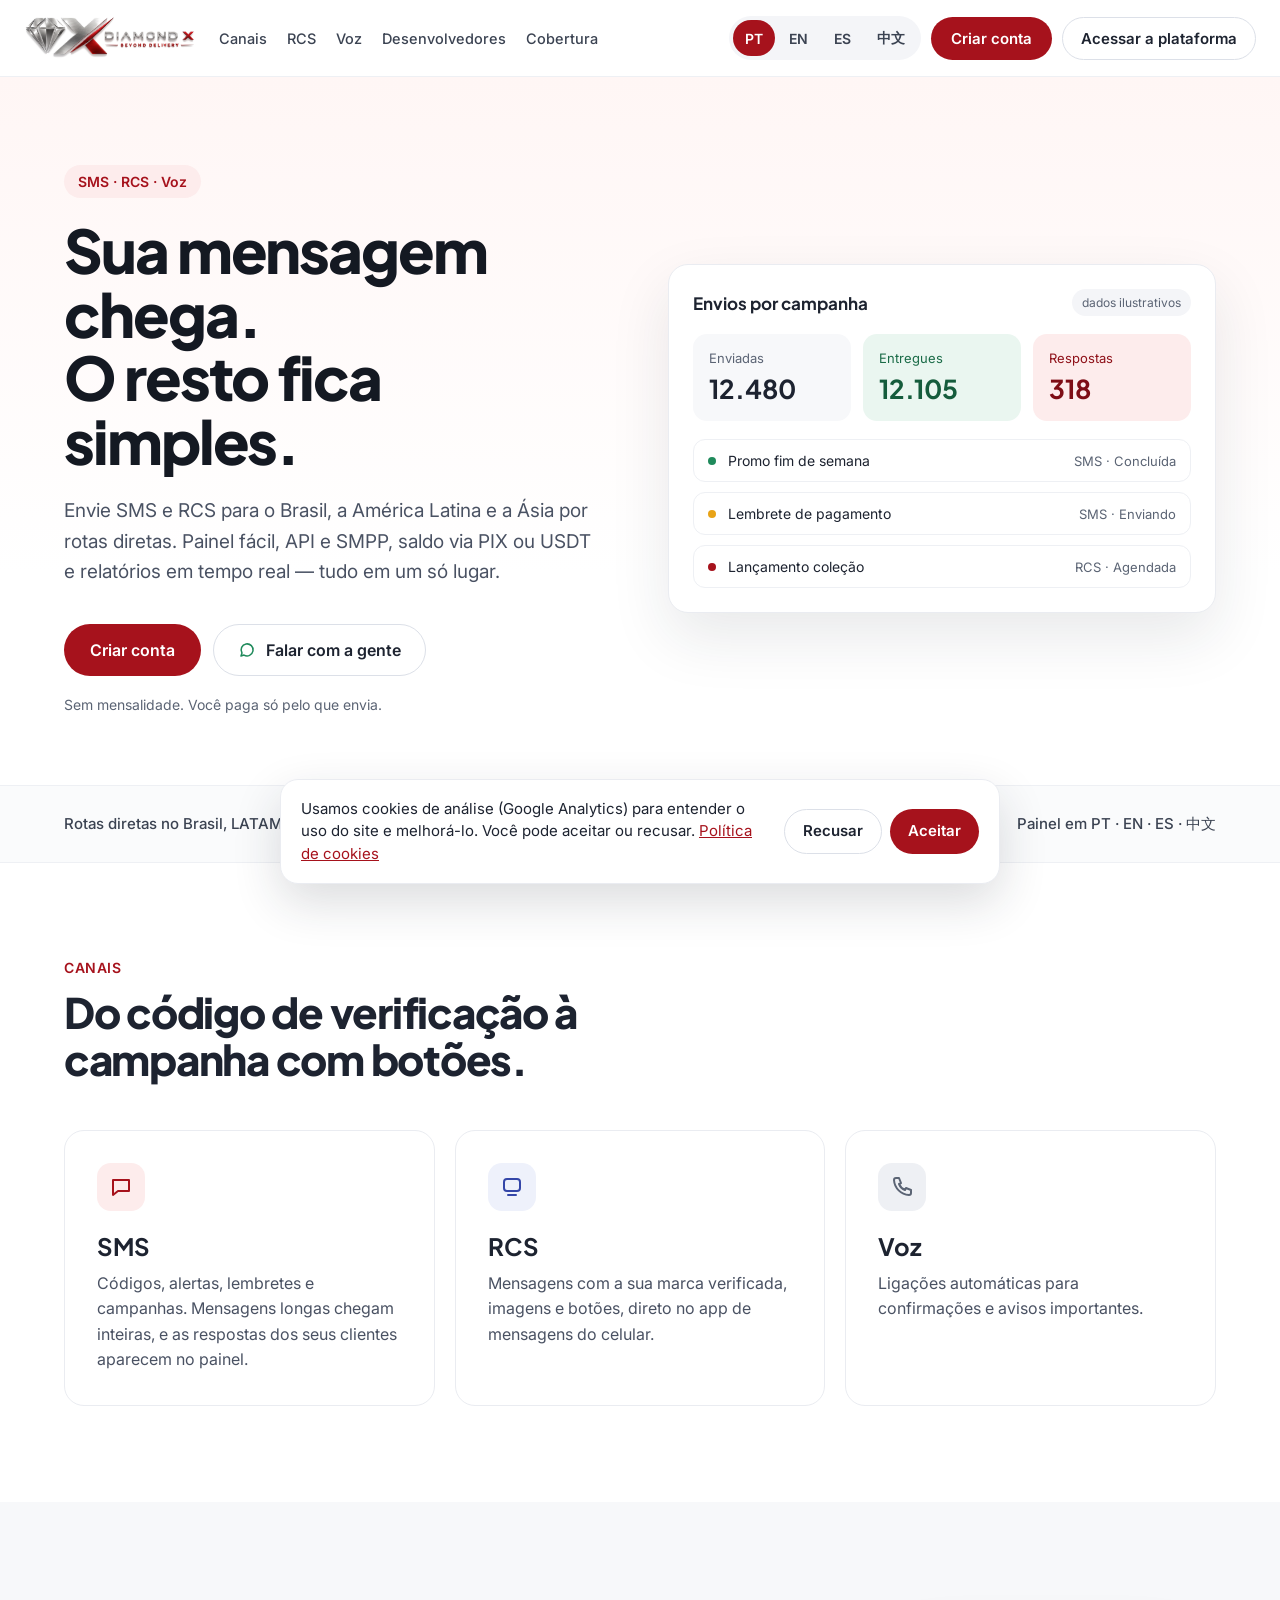
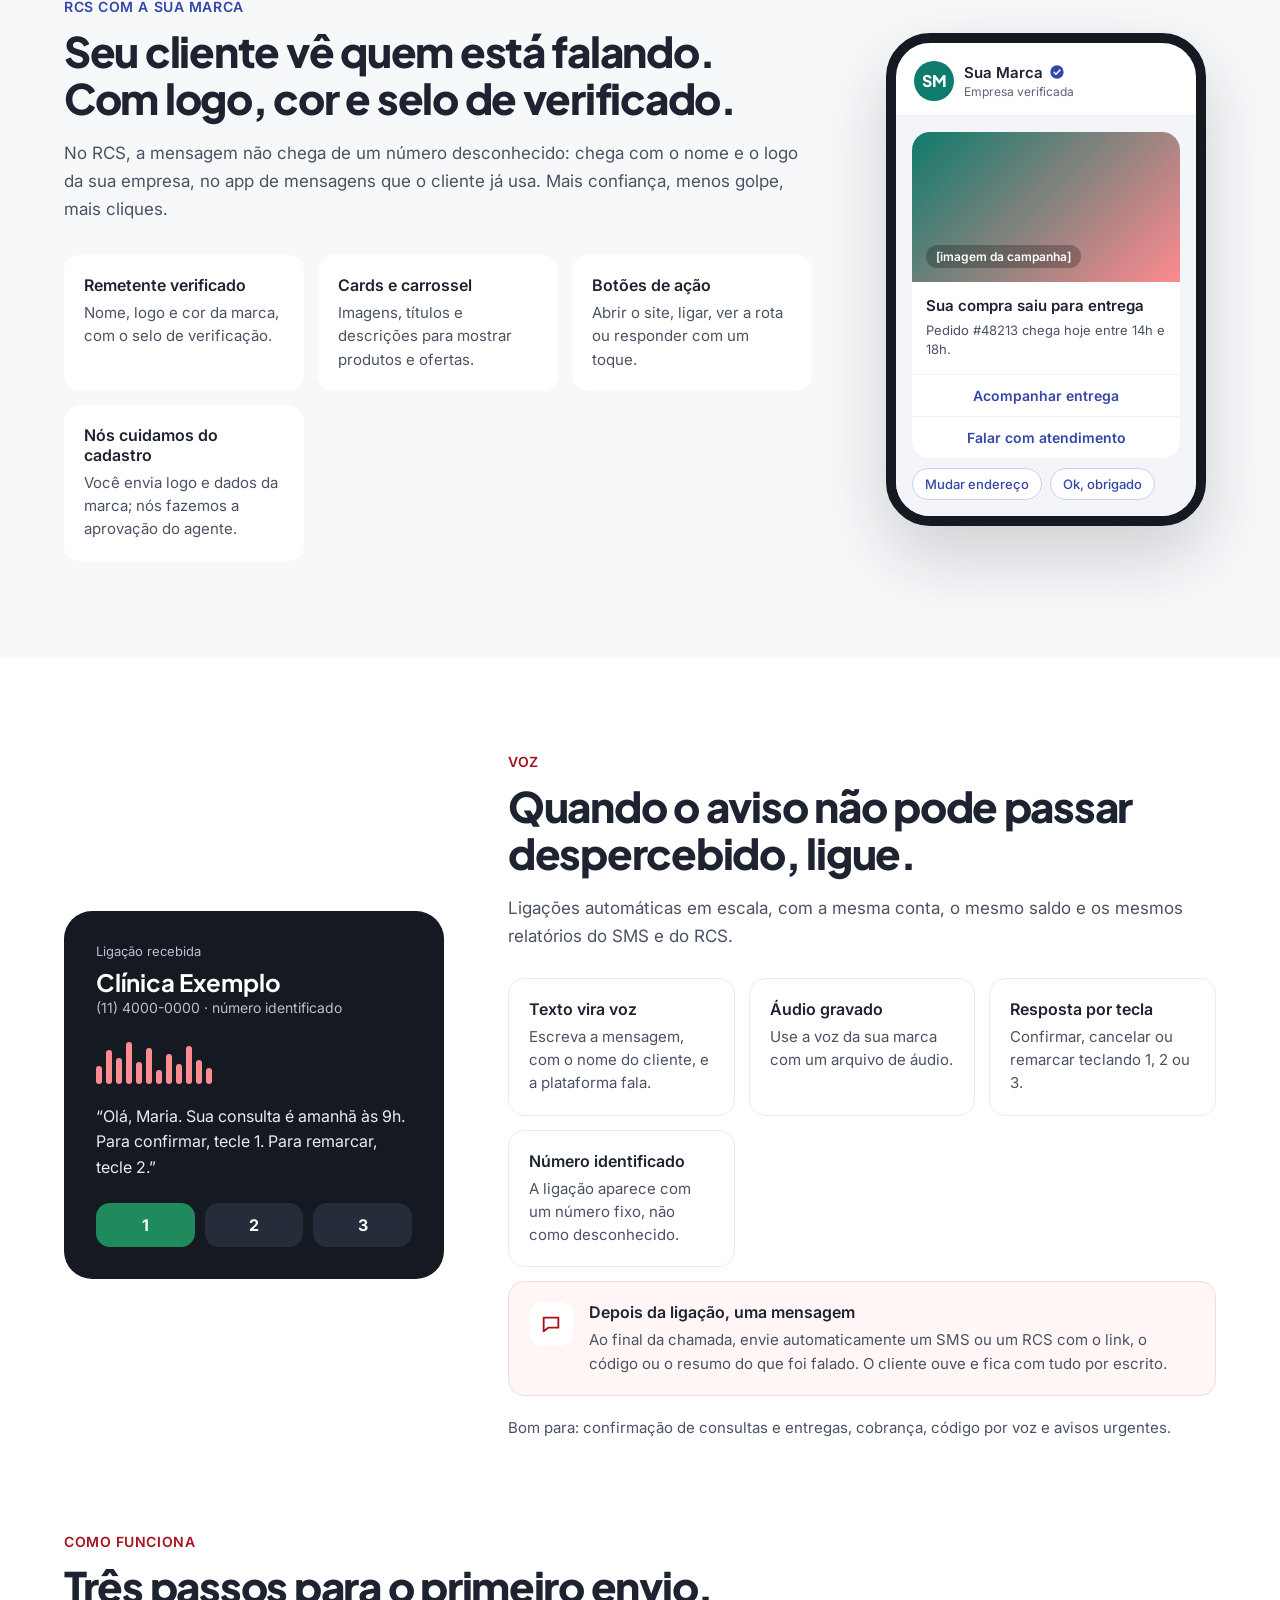
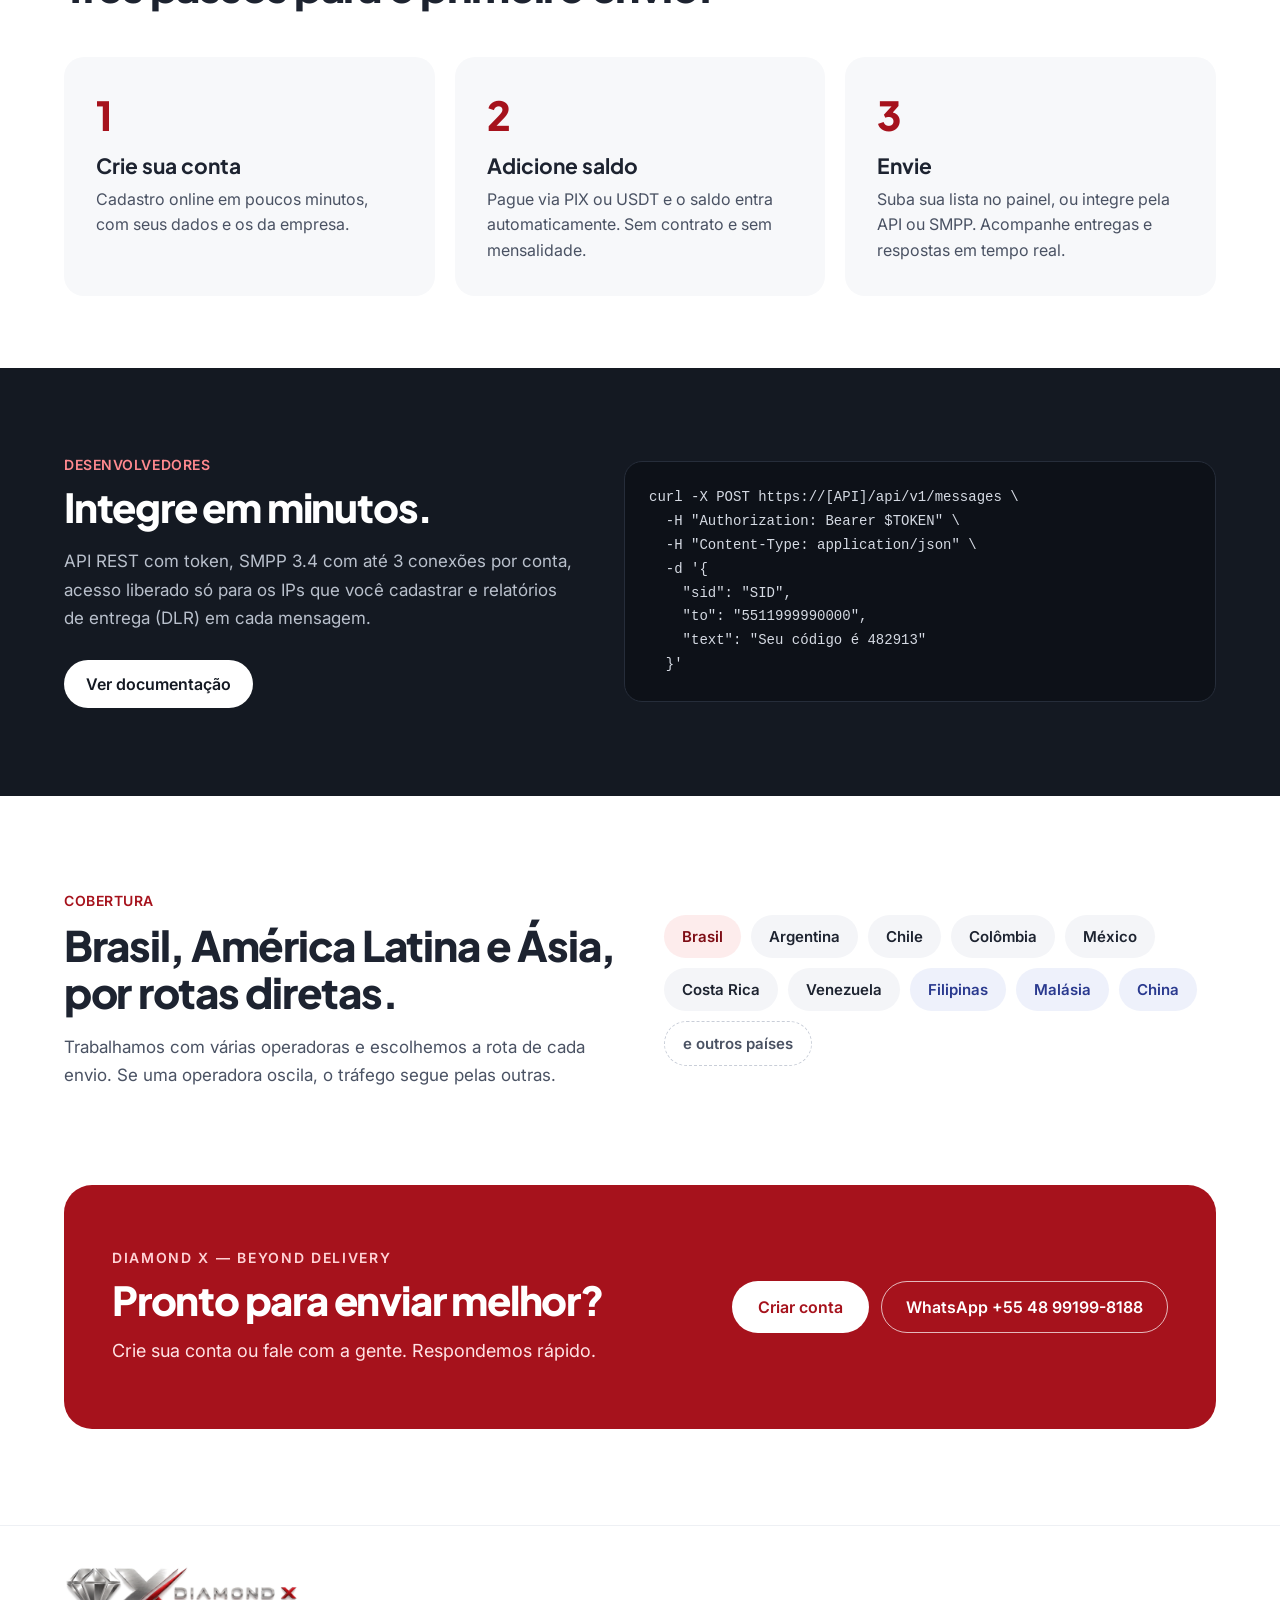
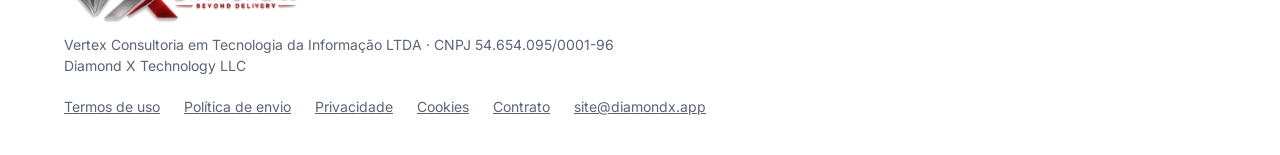
<file: index.html>
<!doctype html>
<html lang="pt-BR">
<head>
<meta charset="utf-8">
<meta name="viewport" content="width=device-width, initial-scale=1">
<title>Diamond X — SMS, RCS e Voz | Beyond delivery</title>
<meta name="description" content="Envie SMS, RCS com a sua marca e ligações automáticas para o Brasil, a América Latina e a Ásia. Painel, API e SMPP, recarga via PIX ou USDT, sem mensalidade.">
<link rel="canonical" href="https://diamondx.app/">
<link rel="alternate" hreflang="pt-BR" href="https://diamondx.app/">
<link rel="alternate" hreflang="en" href="https://diamondx.app/en/">
<link rel="alternate" hreflang="es" href="https://diamondx.app/es/">
<link rel="alternate" hreflang="zh-CN" href="https://diamondx.app/zh/">
<link rel="alternate" hreflang="x-default" href="https://diamondx.app/">
<meta property="og:type" content="website">
<meta property="og:site_name" content="Diamond X">
<meta property="og:title" content="Diamond X — SMS, RCS e Voz | Beyond delivery">
<meta property="og:description" content="Envie SMS, RCS com a sua marca e ligações automáticas para o Brasil, a América Latina e a Ásia. Painel, API e SMPP, recarga via PIX ou USDT, sem mensalidade.">
<meta property="og:url" content="https://diamondx.app/">
<meta property="og:image" content="https://diamondx.app/assets/og-image.png">
<meta property="og:locale" content="pt_BR">
<meta name="twitter:card" content="summary_large_image">
<meta name="theme-color" content="#A6121C">
<link rel="icon" type="image/png" sizes="32x32" href="/assets/favicon-32.png">
<link rel="icon" type="image/png" sizes="192x192" href="/assets/favicon-192.png">
<link rel="apple-touch-icon" href="/assets/apple-touch-icon.png">
<link rel="preconnect" href="https://fonts.googleapis.com">
<link rel="preconnect" href="https://fonts.gstatic.com" crossorigin>
<link href="https://fonts.googleapis.com/css2?family=Plus+Jakarta+Sans:wght@500;600;700;800&amp;family=Inter:wght@400;500;600&amp;display=swap" rel="stylesheet">
<style>
body{margin:0}
a{color:#A6121C}a:hover{color:#7E0D15}
</style>
<link rel="stylesheet" href="/assets/site.css">
</head>
<body>
<div style="font-family: Inter, 'PingFang SC', 'Microsoft YaHei', system-ui, sans-serif; color: #1D2330; background: #FFFFFF; min-height: 100vh">

<header style="border-bottom: 1px solid #EEF0F4; background: rgba(255,255,255,0.92)">
<nav style="max-width: 1360px; margin: 0 auto; padding: 16px 24px; display: flex; flex-wrap: wrap; align-items: center; gap: 12px 28px">
<a href="#topo" style="display: flex; align-items: center; text-decoration: none">
<img src="/assets/diamondx-logo-600.png" alt="Diamond X — Beyond delivery" style="height: 44px; width: auto; display: block">
</a>
<div class="dx-navlinks" style="display: flex; flex-wrap: wrap; gap: 8px 24px; flex: 1 1 auto; font-size: 15px; font-weight: 500">
<a href="#canais" style="color: #3B4352; text-decoration: none">Canais</a>
<a href="#rcs" style="color: #3B4352; text-decoration: none">RCS</a>
<a href="#voz" style="color: #3B4352; text-decoration: none">Voz</a>
<a href="#como-funciona" style="color: #3B4352; text-decoration: none">Como funciona</a>
<a href="#desenvolvedores" style="color: #3B4352; text-decoration: none">Desenvolvedores</a>
<a href="#cobertura" style="color: #3B4352; text-decoration: none">Cobertura</a>
<a href="#contato" style="color: #3B4352; text-decoration: none">Contato</a>
</div>
<div style="display: flex; align-items: center; gap: 10px; flex-wrap: wrap">
<div role="group" aria-label="Idioma / Language" style="display: flex; align-items: center; gap: 2px; background: #F4F5F8; border-radius: 999px; padding: 4px">

<a href="/" hreflang="pt" lang="pt" aria-current="page" class="dx-lang-pill" style="font: inherit; font-size: 14px; font-weight: 600; border: 0; text-decoration: none; display: inline-flex; align-items: center; border-radius: 999px; padding: 8px 12px; min-height: 36px; cursor: pointer; background: #A6121C; color: #FFFFFF;">PT</a>

<a href="/en/" hreflang="en" lang="en"  class="dx-lang-pill" style="font: inherit; font-size: 14px; font-weight: 600; border: 0; text-decoration: none; display: inline-flex; align-items: center; border-radius: 999px; padding: 8px 12px; min-height: 36px; cursor: pointer; background: transparent; color: #3B4352;">EN</a>

<a href="/es/" hreflang="es" lang="es"  class="dx-lang-pill" style="font: inherit; font-size: 14px; font-weight: 600; border: 0; text-decoration: none; display: inline-flex; align-items: center; border-radius: 999px; padding: 8px 12px; min-height: 36px; cursor: pointer; background: transparent; color: #3B4352;">ES</a>

<a href="/zh/" hreflang="zh" lang="zh"  class="dx-lang-pill" style="font: inherit; font-size: 14px; font-weight: 600; border: 0; text-decoration: none; display: inline-flex; align-items: center; border-radius: 999px; padding: 8px 12px; min-height: 36px; cursor: pointer; background: transparent; color: #3B4352;">中文</a>

</div>
<a href="https://novo.diamondx.app/criar-conta" style="font-size: 15px; font-weight: 600; color: #FFFFFF; background: #A6121C; text-decoration: none; padding: 12px 20px; border-radius: 999px">Criar conta</a>
<a href="https://novo.diamondx.app/" style="font-size: 15px; font-weight: 600; color: #1D2330; border: 1px solid #DCE0E8; text-decoration: none; padding: 11px 18px; border-radius: 999px">Acessar a plataforma</a>
</div>
</nav>
</header>

<section id="topo" style="background: linear-gradient(180deg, #FFF6F5 0%, #FFFFFF 70%)">
<div style="max-width: 1200px; margin: 0 auto; padding: 88px 24px 72px; display: flex; flex-wrap: wrap; align-items: center; gap: 56px">
<div style="flex: 1 1 460px; min-width: 0">
<p style="margin: 0 0 20px; display: inline-flex; align-items: center; gap: 8px; font-size: 14px; font-weight: 600; color: #A6121C; background: #FDECEC; padding: 8px 14px; border-radius: 999px">SMS · RCS · Voz</p>
<h1 style="margin: 0; font-family: 'Plus Jakarta Sans', 'PingFang SC', sans-serif; font-weight: 800; font-size: 60px; line-height: 1.06; letter-spacing: -0.035em; color: #141922"><span style="display: block">Sua mensagem chega.</span><span style="display: block">O resto fica simples.</span></h1>
<p style="margin: 24px 0 0; font-size: 19px; line-height: 1.6; color: #4A5263; max-width: 540px">Envie SMS e RCS para o Brasil, a América Latina e a Ásia por rotas diretas. Painel fácil, API e SMPP, saldo via PIX ou USDT e relatórios em tempo real — tudo em um só lugar.</p>
<div style="margin-top: 36px; display: flex; flex-wrap: wrap; gap: 12px">
<a href="https://novo.diamondx.app/criar-conta" style="font-size: 16px; font-weight: 600; color: #FFFFFF; background: #A6121C; text-decoration: none; padding: 16px 26px; border-radius: 999px">Criar conta</a>
<a href="https://wa.me/5548991998188" style="font-size: 16px; font-weight: 600; color: #1D2330; background: #FFFFFF; border: 1px solid #DCE0E8; text-decoration: none; padding: 15px 24px; border-radius: 999px; display: inline-flex; align-items: center; gap: 10px">
<svg width="18" height="18" viewBox="0 0 24 24" aria-hidden="true"><path d="M4 20l1.3-4A8 8 0 1 1 8 18.7L4 20z" fill="none" stroke="#1F8A5B" stroke-width="2" stroke-linejoin="round"></path></svg>
Falar com a gente</a>
</div>
<p style="margin: 20px 0 0; font-size: 14px; color: #5B6474">Sem mensalidade. Você paga só pelo que envia.</p>
</div>

<div style="flex: 1 1 460px; min-width: 0">
<div style="background: #FFFFFF; border: 1px solid #EAECF1; border-radius: 20px; box-shadow: 0 24px 60px rgba(29,35,48,0.10); padding: 24px">
<div style="display: flex; justify-content: space-between; align-items: center; margin-bottom: 18px; gap: 12px">
<p style="margin: 0; font-family: 'Plus Jakarta Sans', 'PingFang SC', sans-serif; font-weight: 700; font-size: 17px">Envios por campanha</p>
<p style="margin: 0; font-size: 12px; color: #5B6474; background: #F4F5F8; padding: 6px 10px; border-radius: 999px">dados ilustrativos</p>
</div>
<div style="display: grid; grid-template-columns: repeat(3, minmax(0, 1fr)); gap: 12px">
<div style="background: #F7F8FA; border-radius: 14px; padding: 16px"><p style="margin: 0; font-size: 13px; color: #5B6474">Enviadas</p><p style="margin: 6px 0 0; font-family: 'Plus Jakarta Sans', sans-serif; font-weight: 700; font-size: 26px">12.480</p></div>
<div style="background: #EAF6F0; border-radius: 14px; padding: 16px"><p style="margin: 0; font-size: 13px; color: #1A6B47">Entregues</p><p style="margin: 6px 0 0; font-family: 'Plus Jakarta Sans', sans-serif; font-weight: 700; font-size: 26px; color: #155C3C">12.105</p></div>
<div style="background: #FDECEC; border-radius: 14px; padding: 16px"><p style="margin: 0; font-size: 13px; color: #8E1018">Respostas</p><p style="margin: 6px 0 0; font-family: 'Plus Jakarta Sans', sans-serif; font-weight: 700; font-size: 26px; color: #7E0D15">318</p></div>
</div>
<div style="margin-top: 18px; display: flex; flex-direction: column; gap: 10px">
<div style="display: flex; align-items: center; gap: 12px; padding: 12px 14px; border: 1px solid #EEF0F4; border-radius: 12px"><span style="width: 8px; height: 8px; border-radius: 50%; background: #1F8A5B"></span><span style="flex: 1; font-size: 14px">Promo fim de semana</span><span style="font-size: 13px; color: #5B6474">SMS · Concluída</span></div>
<div style="display: flex; align-items: center; gap: 12px; padding: 12px 14px; border: 1px solid #EEF0F4; border-radius: 12px"><span style="width: 8px; height: 8px; border-radius: 50%; background: #E8A317"></span><span style="flex: 1; font-size: 14px">Lembrete de pagamento</span><span style="font-size: 13px; color: #5B6474">SMS · Enviando</span></div>
<div style="display: flex; align-items: center; gap: 12px; padding: 12px 14px; border: 1px solid #EEF0F4; border-radius: 12px"><span style="width: 8px; height: 8px; border-radius: 50%; background: #A6121C"></span><span style="flex: 1; font-size: 14px">Lançamento coleção</span><span style="font-size: 13px; color: #5B6474">RCS · Agendada</span></div>
</div>
</div>
</div>
</div>
</section>

<section aria-label="Diferenciais" style="border-top: 1px solid #EEF0F4; border-bottom: 1px solid #EEF0F4; background: #FAFBFC">
<div style="max-width: 1200px; margin: 0 auto; padding: 28px 24px; display: flex; flex-wrap: wrap; justify-content: space-between; gap: 16px 32px; font-size: 15px; font-weight: 500; color: #3B4352">
<span>Rotas diretas no Brasil, LATAM e Ásia</span>
<span>Recarga via PIX ou USDT</span>
<span>API REST e SMPP</span>
<span>Respostas dos clientes no painel</span>
<span>Painel em PT · EN · ES · 中文</span>
</div>
</section>

<section id="canais" style="max-width: 1200px; margin: 0 auto; padding: 96px 24px 40px">
<p style="margin: 0; font-size: 14px; font-weight: 600; color: #A6121C; letter-spacing: 0.04em; text-transform: uppercase">Canais</p>
<h2 style="margin: 12px 0 0; font-family: 'Plus Jakarta Sans', 'PingFang SC', sans-serif; font-weight: 800; font-size: 42px; letter-spacing: -0.03em; line-height: 1.12; max-width: 680px">Do código de verificação à campanha com botões.</h2>
<div style="margin-top: 48px; display: grid; grid-template-columns: repeat(auto-fit, minmax(280px, 1fr)); gap: 20px">
<article style="border: 1px solid #EAECF1; border-radius: 20px; padding: 32px; background: #FFFFFF">
<div style="width: 48px; height: 48px; border-radius: 14px; background: #FDECEC; display: flex; align-items: center; justify-content: center"><svg width="24" height="24" viewBox="0 0 24 24" aria-hidden="true"><path d="M4 5h16v11H9l-5 4z" fill="none" stroke="#A6121C" stroke-width="2" stroke-linejoin="round"></path></svg></div>
<h3 style="margin: 20px 0 0; font-family: 'Plus Jakarta Sans', sans-serif; font-weight: 700; font-size: 24px">SMS</h3>
<p style="margin: 10px 0 0; font-size: 16px; line-height: 1.6; color: #4A5263">Códigos, alertas, lembretes e campanhas. Mensagens longas chegam inteiras, e as respostas dos seus clientes aparecem no painel.</p>
</article>
<article style="border: 1px solid #EAECF1; border-radius: 20px; padding: 32px; background: #FFFFFF">
<div style="width: 48px; height: 48px; border-radius: 14px; background: #EEF1FB; display: flex; align-items: center; justify-content: center"><svg width="24" height="24" viewBox="0 0 24 24" aria-hidden="true"><rect x="4" y="4" width="16" height="12" rx="3" fill="none" stroke="#3446A8" stroke-width="2"></rect><path d="M8 20h8" stroke="#3446A8" stroke-width="2" stroke-linecap="round"></path></svg></div>
<h3 style="margin: 20px 0 0; font-family: 'Plus Jakarta Sans', sans-serif; font-weight: 700; font-size: 24px">RCS</h3>
<p style="margin: 10px 0 0; font-size: 16px; line-height: 1.6; color: #4A5263">Mensagens com a sua marca verificada, imagens e botões, direto no app de mensagens do celular.</p>
</article>
<article style="border: 1px solid #EAECF1; border-radius: 20px; padding: 32px; background: #FFFFFF">
<div style="width: 48px; height: 48px; border-radius: 14px; background: #EEF0F4; display: flex; align-items: center; justify-content: center"><svg width="24" height="24" viewBox="0 0 24 24" aria-hidden="true"><path d="M6 3h3l2 5-2 1a11 11 0 0 0 6 6l1-2 5 2v3a2 2 0 0 1-2 2A16 16 0 0 1 4 5a2 2 0 0 1 2-2z" fill="none" stroke="#5B6474" stroke-width="2" stroke-linejoin="round"></path></svg></div>
<h3 style="margin: 20px 0 0; font-family: 'Plus Jakarta Sans', 'PingFang SC', sans-serif; font-weight: 700; font-size: 24px">Voz</h3>
<p style="margin: 10px 0 0; font-size: 16px; line-height: 1.6; color: #4A5263">Ligações automáticas para confirmações e avisos importantes.</p>
</article>
</div>
</section>

<section id="rcs" style="background: #F7F8FA; margin-top: 56px">
<div style="max-width: 1200px; margin: 0 auto; padding: 96px 24px; display: flex; flex-wrap: wrap; align-items: center; gap: 64px">
<div style="flex: 1 1 440px; min-width: 0">
<p style="margin: 0; font-size: 14px; font-weight: 600; color: #3446A8; letter-spacing: 0.04em; text-transform: uppercase">RCS com a sua marca</p>
<h2 style="margin: 12px 0 0; font-family: 'Plus Jakarta Sans', 'PingFang SC', sans-serif; font-weight: 800; font-size: 42px; letter-spacing: -0.03em; line-height: 1.12">Seu cliente vê quem está falando. Com logo, cor e selo de verificado.</h2>
<p style="margin: 18px 0 0; font-size: 17px; line-height: 1.65; color: #4A5263">No RCS, a mensagem não chega de um número desconhecido: chega com o nome e o logo da sua empresa, no app de mensagens que o cliente já usa. Mais confiança, menos golpe, mais cliques.</p>
<div style="margin-top: 32px; display: grid; grid-template-columns: repeat(auto-fit, minmax(220px, 1fr)); gap: 14px">
<div style="background: #FFFFFF; border-radius: 16px; padding: 20px"><p style="margin: 0; font-weight: 600; font-size: 16px">Remetente verificado</p><p style="margin: 6px 0 0; font-size: 15px; line-height: 1.55; color: #4A5263">Nome, logo e cor da marca, com o selo de verificação.</p></div>
<div style="background: #FFFFFF; border-radius: 16px; padding: 20px"><p style="margin: 0; font-weight: 600; font-size: 16px">Cards e carrossel</p><p style="margin: 6px 0 0; font-size: 15px; line-height: 1.55; color: #4A5263">Imagens, títulos e descrições para mostrar produtos e ofertas.</p></div>
<div style="background: #FFFFFF; border-radius: 16px; padding: 20px"><p style="margin: 0; font-weight: 600; font-size: 16px">Botões de ação</p><p style="margin: 6px 0 0; font-size: 15px; line-height: 1.55; color: #4A5263">Abrir o site, ligar, ver a rota ou responder com um toque.</p></div>
<div style="background: #FFFFFF; border-radius: 16px; padding: 20px"><p style="margin: 0; font-weight: 600; font-size: 16px">Nós cuidamos do cadastro</p><p style="margin: 6px 0 0; font-size: 15px; line-height: 1.55; color: #4A5263">Você envia logo e dados da marca; nós fazemos a aprovação do agente.</p></div>
</div>
</div>
<div style="flex: 0 1 340px; min-width: 0; display: flex; justify-content: center">
<div role="img" aria-label="Exemplo de mensagem RCS com marca verificada" style="width: 320px; background: #FFFFFF; border: 10px solid #141922; border-radius: 44px; overflow: hidden; box-shadow: 0 30px 70px rgba(20,25,34,0.18)">
<div style="padding: 18px 18px 14px; border-bottom: 1px solid #EEF0F4; display: flex; align-items: center; gap: 10px">
<div style="width: 40px; height: 40px; border-radius: 50%; background: #0F7B6C; color: #FFFFFF; display: flex; align-items: center; justify-content: center; font-family: 'Plus Jakarta Sans', sans-serif; font-weight: 800; font-size: 16px">SM</div>
<div style="flex: 1; min-width: 0">
<p style="margin: 0; font-weight: 600; font-size: 15px; display: flex; align-items: center; gap: 6px">Sua Marca <svg width="16" height="16" viewBox="0 0 24 24" aria-hidden="true"><circle cx="12" cy="12" r="10" fill="#3446A8"></circle><path d="M7.5 12.5l3 3 6-6.5" fill="none" stroke="#FFFFFF" stroke-width="2.2" stroke-linecap="round" stroke-linejoin="round"></path></svg></p>
<p style="margin: 2px 0 0; font-size: 12px; color: #5B6474">Empresa verificada</p>
</div>
</div>
<div style="padding: 16px; background: #F4F5F8; display: flex; flex-direction: column; gap: 10px">
<div style="background: #FFFFFF; border-radius: 18px; overflow: hidden">
<div style="height: 150px; background: linear-gradient(135deg, #0F7B6C 0%, #FF8A8F 100%); display: flex; align-items: flex-end; padding: 14px; box-sizing: border-box"><span style="font-size: 12px; font-weight: 600; color: #FFFFFF; background: rgba(0,0,0,0.25); padding: 4px 10px; border-radius: 999px">[imagem da campanha]</span></div>
<div style="padding: 14px">
<p style="margin: 0; font-weight: 600; font-size: 15px">Sua compra saiu para entrega</p>
<p style="margin: 6px 0 0; font-size: 13px; line-height: 1.5; color: #4A5263">Pedido #48213 chega hoje entre 14h e 18h.</p>
</div>
<div style="border-top: 1px solid #EEF0F4; display: flex; flex-direction: column">
<span style="padding: 12px; text-align: center; font-size: 14px; font-weight: 600; color: #3446A8">Acompanhar entrega</span>
<span style="padding: 12px; text-align: center; font-size: 14px; font-weight: 600; color: #3446A8; border-top: 1px solid #EEF0F4">Falar com atendimento</span>
</div>
</div>
<div style="display: flex; gap: 8px; flex-wrap: wrap">
<span style="font-size: 13px; font-weight: 500; color: #3446A8; border: 1px solid #C9D0EE; background: #FFFFFF; padding: 7px 12px; border-radius: 999px">Mudar endereço</span>
<span style="font-size: 13px; font-weight: 500; color: #3446A8; border: 1px solid #C9D0EE; background: #FFFFFF; padding: 7px 12px; border-radius: 999px">Ok, obrigado</span>
</div>
</div>
</div>
</div>
</div>
</section>

<section id="voz" style="max-width: 1200px; margin: 0 auto; padding: 96px 24px 24px; display: flex; flex-wrap: wrap; align-items: center; gap: 64px">
<div style="flex: 0 1 380px; min-width: 0">
<div role="img" aria-label="Exemplo de ligação automática com confirmação por tecla" style="background: #141922; border-radius: 28px; padding: 32px; color: #FFFFFF">
<p style="margin: 0; font-size: 13px; color: #B9C0CC">Ligação recebida</p>
<p style="margin: 8px 0 0; font-family: 'Plus Jakarta Sans', 'PingFang SC', sans-serif; font-weight: 700; font-size: 24px">Clínica Exemplo</p>
<p style="margin: 2px 0 0; font-size: 14px; color: #B9C0CC">(11) 4000-0000 · número identificado</p>
<div style="margin-top: 24px; display: flex; align-items: flex-end; gap: 4px; height: 44px" aria-hidden="true">
<span style="width: 6px; height: 18px; background: #FF8A8F; border-radius: 3px"></span><span style="width: 6px; height: 34px; background: #FF8A8F; border-radius: 3px"></span><span style="width: 6px; height: 26px; background: #FF8A8F; border-radius: 3px"></span><span style="width: 6px; height: 42px; background: #FF8A8F; border-radius: 3px"></span><span style="width: 6px; height: 22px; background: #FF8A8F; border-radius: 3px"></span><span style="width: 6px; height: 36px; background: #FF8A8F; border-radius: 3px"></span><span style="width: 6px; height: 14px; background: #FF8A8F; border-radius: 3px"></span><span style="width: 6px; height: 30px; background: #FF8A8F; border-radius: 3px"></span><span style="width: 6px; height: 20px; background: #FF8A8F; border-radius: 3px"></span><span style="width: 6px; height: 38px; background: #FF8A8F; border-radius: 3px"></span><span style="width: 6px; height: 24px; background: #FF8A8F; border-radius: 3px"></span><span style="width: 6px; height: 16px; background: #FF8A8F; border-radius: 3px"></span>
</div>
<p style="margin: 20px 0 0; font-size: 16px; line-height: 1.6; color: #E9ECF2">“Olá, Maria. Sua consulta é amanhã às 9h. Para confirmar, tecle 1. Para remarcar, tecle 2.”</p>
<div style="margin-top: 22px; display: grid; grid-template-columns: repeat(3, minmax(0, 1fr)); gap: 10px">
<span style="text-align: center; padding: 12px 0; border-radius: 14px; background: #1F8A5B; font-weight: 700">1</span>
<span style="text-align: center; padding: 12px 0; border-radius: 14px; background: #262D3A; font-weight: 700">2</span>
<span style="text-align: center; padding: 12px 0; border-radius: 14px; background: #262D3A; font-weight: 700">3</span>
</div>
</div>
</div>
<div style="flex: 1 1 440px; min-width: 0">
<p style="margin: 0; font-size: 14px; font-weight: 600; color: #A6121C; letter-spacing: 0.04em; text-transform: uppercase">Voz</p>
<h2 style="margin: 12px 0 0; font-family: 'Plus Jakarta Sans', 'PingFang SC', sans-serif; font-weight: 800; font-size: 42px; letter-spacing: -0.03em; line-height: 1.12">Quando o aviso não pode passar despercebido, ligue.</h2>
<p style="margin: 18px 0 0; font-size: 17px; line-height: 1.65; color: #4A5263">Ligações automáticas em escala, com a mesma conta, o mesmo saldo e os mesmos relatórios do SMS e do RCS.</p>
<div style="margin-top: 28px; display: grid; grid-template-columns: repeat(auto-fit, minmax(220px, 1fr)); gap: 14px">
<div style="border: 1px solid #EAECF1; border-radius: 16px; padding: 20px"><p style="margin: 0; font-weight: 600; font-size: 16px">Texto vira voz</p><p style="margin: 6px 0 0; font-size: 15px; line-height: 1.55; color: #4A5263">Escreva a mensagem, com o nome do cliente, e a plataforma fala.</p></div>
<div style="border: 1px solid #EAECF1; border-radius: 16px; padding: 20px"><p style="margin: 0; font-weight: 600; font-size: 16px">Áudio gravado</p><p style="margin: 6px 0 0; font-size: 15px; line-height: 1.55; color: #4A5263">Use a voz da sua marca com um arquivo de áudio.</p></div>
<div style="border: 1px solid #EAECF1; border-radius: 16px; padding: 20px"><p style="margin: 0; font-weight: 600; font-size: 16px">Resposta por tecla</p><p style="margin: 6px 0 0; font-size: 15px; line-height: 1.55; color: #4A5263">Confirmar, cancelar ou remarcar teclando 1, 2 ou 3.</p></div>
<div style="border: 1px solid #EAECF1; border-radius: 16px; padding: 20px"><p style="margin: 0; font-weight: 600; font-size: 16px">Número identificado</p><p style="margin: 6px 0 0; font-size: 15px; line-height: 1.55; color: #4A5263">A ligação aparece com um número fixo, não como desconhecido.</p></div>
</div>
<div style="margin-top: 14px; background: #FFF6F5; border: 1px solid #F3DCDC; border-radius: 16px; padding: 20px; display: flex; gap: 16px; align-items: flex-start">
<div style="flex: 0 0 auto; width: 44px; height: 44px; border-radius: 12px; background: #FFFFFF; display: flex; align-items: center; justify-content: center"><svg width="22" height="22" viewBox="0 0 24 24" aria-hidden="true"><path d="M4 5h16v11H9l-5 4z" fill="none" stroke="#A6121C" stroke-width="2" stroke-linejoin="round"></path></svg></div>
<div style="min-width: 0">
<p style="margin: 0; font-weight: 600; font-size: 16px">Depois da ligação, uma mensagem</p>
<p style="margin: 6px 0 0; font-size: 15px; line-height: 1.55; color: #4A5263">Ao final da chamada, envie automaticamente um SMS ou um RCS com o link, o código ou o resumo do que foi falado. O cliente ouve e fica com tudo por escrito.</p>
</div>
</div>
<p style="margin: 22px 0 0; font-size: 15px; color: #4A5263">Bom para: confirmação de consultas e entregas, cobrança, código por voz e avisos urgentes.</p>
</div>
</section>

<section id="como-funciona" style="max-width: 1200px; margin: 0 auto; padding: 72px 24px">
<p style="margin: 0; font-size: 14px; font-weight: 600; color: #A6121C; letter-spacing: 0.04em; text-transform: uppercase">Como funciona</p>
<h2 style="margin: 12px 0 0; font-family: 'Plus Jakarta Sans', 'PingFang SC', sans-serif; font-weight: 800; font-size: 42px; letter-spacing: -0.03em; line-height: 1.12">Três passos para o primeiro envio.</h2>
<div style="margin-top: 48px; display: grid; grid-template-columns: repeat(auto-fit, minmax(260px, 1fr)); gap: 20px">
<div style="background: #F7F8FA; border-radius: 20px; padding: 32px">
<p style="margin: 0; font-family: 'Plus Jakarta Sans', sans-serif; font-weight: 800; font-size: 40px; color: #A6121C">1</p>
<h3 style="margin: 12px 0 0; font-family: 'Plus Jakarta Sans', 'PingFang SC', sans-serif; font-weight: 700; font-size: 21px">Crie sua conta</h3>
<p style="margin: 8px 0 0; font-size: 16px; line-height: 1.6; color: #4A5263">Cadastro online em poucos minutos, com seus dados e os da empresa.</p>
</div>
<div style="background: #F7F8FA; border-radius: 20px; padding: 32px">
<p style="margin: 0; font-family: 'Plus Jakarta Sans', sans-serif; font-weight: 800; font-size: 40px; color: #A6121C">2</p>
<h3 style="margin: 12px 0 0; font-family: 'Plus Jakarta Sans', 'PingFang SC', sans-serif; font-weight: 700; font-size: 21px">Adicione saldo</h3>
<p style="margin: 8px 0 0; font-size: 16px; line-height: 1.6; color: #4A5263">Pague via PIX ou USDT e o saldo entra automaticamente. Sem contrato e sem mensalidade.</p>
</div>
<div style="background: #F7F8FA; border-radius: 20px; padding: 32px">
<p style="margin: 0; font-family: 'Plus Jakarta Sans', sans-serif; font-weight: 800; font-size: 40px; color: #A6121C">3</p>
<h3 style="margin: 12px 0 0; font-family: 'Plus Jakarta Sans', 'PingFang SC', sans-serif; font-weight: 700; font-size: 21px">Envie</h3>
<p style="margin: 8px 0 0; font-size: 16px; line-height: 1.6; color: #4A5263">Suba sua lista no painel, ou integre pela API ou SMPP. Acompanhe entregas e respostas em tempo real.</p>
</div>
</div>
</section>

<section id="desenvolvedores" style="background: #141922; color: #E9ECF2">
<div style="max-width: 1200px; margin: 0 auto; padding: 88px 24px; display: flex; flex-wrap: wrap; gap: 48px; align-items: center">
<div style="flex: 1 1 400px; min-width: 0">
<p style="margin: 0; font-size: 14px; font-weight: 600; color: #FF8A8F; letter-spacing: 0.04em; text-transform: uppercase">Desenvolvedores</p>
<h2 style="margin: 12px 0 0; font-family: 'Plus Jakarta Sans', 'PingFang SC', sans-serif; font-weight: 800; font-size: 40px; letter-spacing: -0.03em; line-height: 1.12; color: #FFFFFF">Integre em minutos.</h2>
<p style="margin: 18px 0 0; font-size: 17px; line-height: 1.65; color: #B9C0CC">API REST com token, SMPP 3.4 com até 3 conexões por conta, acesso liberado só para os IPs que você cadastrar e relatórios de entrega (DLR) em cada mensagem.</p>
<a href="/docs/" style="margin-top: 28px; display: inline-block; font-size: 16px; font-weight: 600; color: #141922; background: #FFFFFF; text-decoration: none; padding: 14px 22px; border-radius: 999px">Ver documentação</a>
</div>
<div style="flex: 1 1 480px; min-width: 0; background: #0D1118; border: 1px solid #262D3A; border-radius: 18px; padding: 24px; overflow-x: auto">
<pre style="margin: 0; font-family: ui-monospace, Menlo, monospace; font-size: 14px; line-height: 1.7; color: #D5DAE3">curl -X POST https://[API]/api/v1/messages \
  -H "Authorization: Bearer $TOKEN" \
  -H "Content-Type: application/json" \
  -d '{
    "sid": "SID",
    "to": "5511999990000",
    "text": "Seu código é 482913"
  }'</pre>
</div>
</div>
</section>

<section id="cobertura" style="max-width: 1200px; margin: 0 auto; padding: 96px 24px; display: flex; flex-wrap: wrap; gap: 48px; align-items: center">
<div style="flex: 1 1 420px; min-width: 0">
<p style="margin: 0; font-size: 14px; font-weight: 600; color: #A6121C; letter-spacing: 0.04em; text-transform: uppercase">Cobertura</p>
<h2 style="margin: 12px 0 0; font-family: 'Plus Jakarta Sans', 'PingFang SC', sans-serif; font-weight: 800; font-size: 42px; letter-spacing: -0.03em; line-height: 1.12">Brasil, América Latina e Ásia, por rotas diretas.</h2>
<p style="margin: 18px 0 0; font-size: 17px; line-height: 1.65; color: #4A5263">Trabalhamos com várias operadoras e escolhemos a rota de cada envio. Se uma operadora oscila, o tráfego segue pelas outras.</p>
</div>
<div style="flex: 1 1 420px; min-width: 0; display: flex; flex-wrap: wrap; gap: 10px">

<span style="font-size: 15px; font-weight: 600; padding: 12px 18px; border-radius: 999px; background: #FDECEC; color: #7E0D15;">Brasil</span>

<span style="font-size: 15px; font-weight: 600; padding: 12px 18px; border-radius: 999px; background: #F4F5F8;">Argentina</span>

<span style="font-size: 15px; font-weight: 600; padding: 12px 18px; border-radius: 999px; background: #F4F5F8;">Chile</span>

<span style="font-size: 15px; font-weight: 600; padding: 12px 18px; border-radius: 999px; background: #F4F5F8;">Colômbia</span>

<span style="font-size: 15px; font-weight: 600; padding: 12px 18px; border-radius: 999px; background: #F4F5F8;">México</span>

<span style="font-size: 15px; font-weight: 600; padding: 12px 18px; border-radius: 999px; background: #F4F5F8;">Costa Rica</span>

<span style="font-size: 15px; font-weight: 600; padding: 12px 18px; border-radius: 999px; background: #F4F5F8;">Venezuela</span>

<span style="font-size: 15px; font-weight: 600; padding: 12px 18px; border-radius: 999px; background: #EEF1FB; color: #2A3A8F;">Filipinas</span>

<span style="font-size: 15px; font-weight: 600; padding: 12px 18px; border-radius: 999px; background: #EEF1FB; color: #2A3A8F;">Malásia</span>

<span style="font-size: 15px; font-weight: 600; padding: 12px 18px; border-radius: 999px; background: #EEF1FB; color: #2A3A8F;">China</span>

<span style="font-size: 15px; font-weight: 600; padding: 12px 18px; border-radius: 999px; border: 1px dashed #C9CED8; color: #4A5263;">e outros países</span>

</div>
</section>

<section id="contato" style="max-width: 1200px; margin: 0 auto; padding: 0 24px 96px">
<div style="background: #A6121C; border-radius: 28px; padding: 64px 48px; display: flex; flex-wrap: wrap; align-items: center; justify-content: space-between; gap: 32px; color: #FFFFFF">
<div style="flex: 1 1 420px; min-width: 0">
<p style="margin: 0 0 12px; font-size: 14px; font-weight: 600; letter-spacing: 0.12em; text-transform: uppercase; color: #FFD3D6">Diamond X — Beyond delivery</p>
<h2 style="margin: 0; font-family: 'Plus Jakarta Sans', 'PingFang SC', sans-serif; font-weight: 800; font-size: 40px; letter-spacing: -0.03em; line-height: 1.12">Pronto para enviar melhor?</h2>
<p style="margin: 14px 0 0; font-size: 18px; line-height: 1.6; color: #FFE3E5">Crie sua conta ou fale com a gente. Respondemos rápido.</p>
</div>
<div style="display: flex; flex-wrap: wrap; gap: 12px">
<a href="https://novo.diamondx.app/criar-conta" style="font-size: 16px; font-weight: 600; color: #A6121C; background: #FFFFFF; text-decoration: none; padding: 16px 26px; border-radius: 999px">Criar conta</a>
<a href="https://wa.me/5548991998188" style="font-size: 16px; font-weight: 600; color: #FFFFFF; border: 1.5px solid rgba(255,255,255,0.7); text-decoration: none; padding: 15px 24px; border-radius: 999px">WhatsApp +55 48 99199-8188</a>
</div>
</div>
</section>

<footer style="border-top: 1px solid #EEF0F4">
<div style="max-width: 1200px; margin: 0 auto; padding: 40px 24px; display: flex; flex-wrap: wrap; justify-content: space-between; gap: 24px; font-size: 14px; color: #5B6474">
<div>
<img src="/assets/diamondx-logo-600.png" alt="Diamond X — Beyond delivery" style="height: 60px; width: auto; display: block">
<p style="margin: 10px 0 0">Vertex Consultoria em Tecnologia da Informação LTDA · CNPJ 54.654.095/0001-96</p>
<p style="margin: 4px 0 0">Diamond X Technology LLC</p>
</div>
<div style="display: flex; flex-wrap: wrap; gap: 24px">
<a href="/termos/#termos" style="color: #5B6474">Termos de uso</a>
<a href="/termos/#uso-aceitavel" style="color: #5B6474">Política de envio</a>
<a href="/termos/#privacidade" style="color: #5B6474">Privacidade</a>
<a href="/termos/#cookies" style="color: #5B6474">Cookies</a>
<a href="/termos/#contrato" style="color: #5B6474">Contrato</a>
<a href="mailto:site@diamondx.app" style="color: #5B6474">site@diamondx.app</a>
</div>
</div>
</footer>
</div>
<script src="/assets/site.js" defer></script>
</body>
</html>
</file>
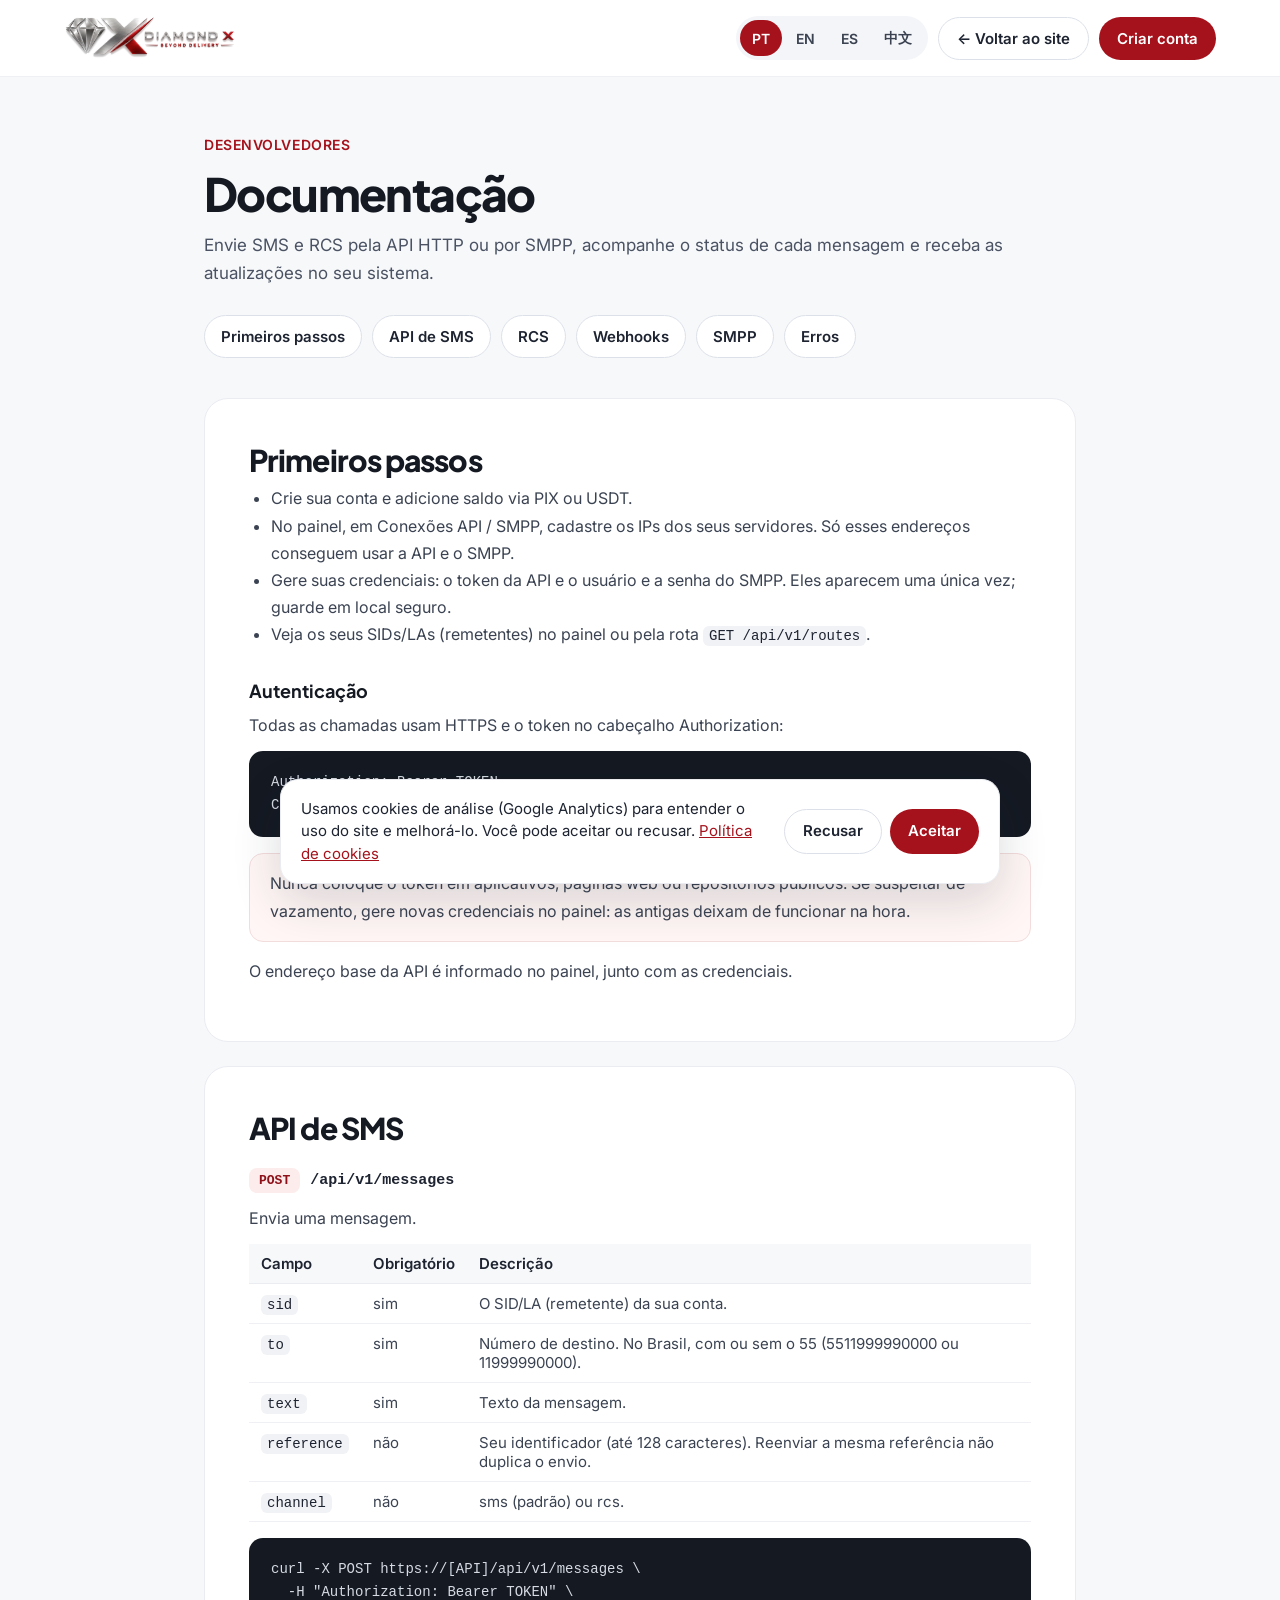
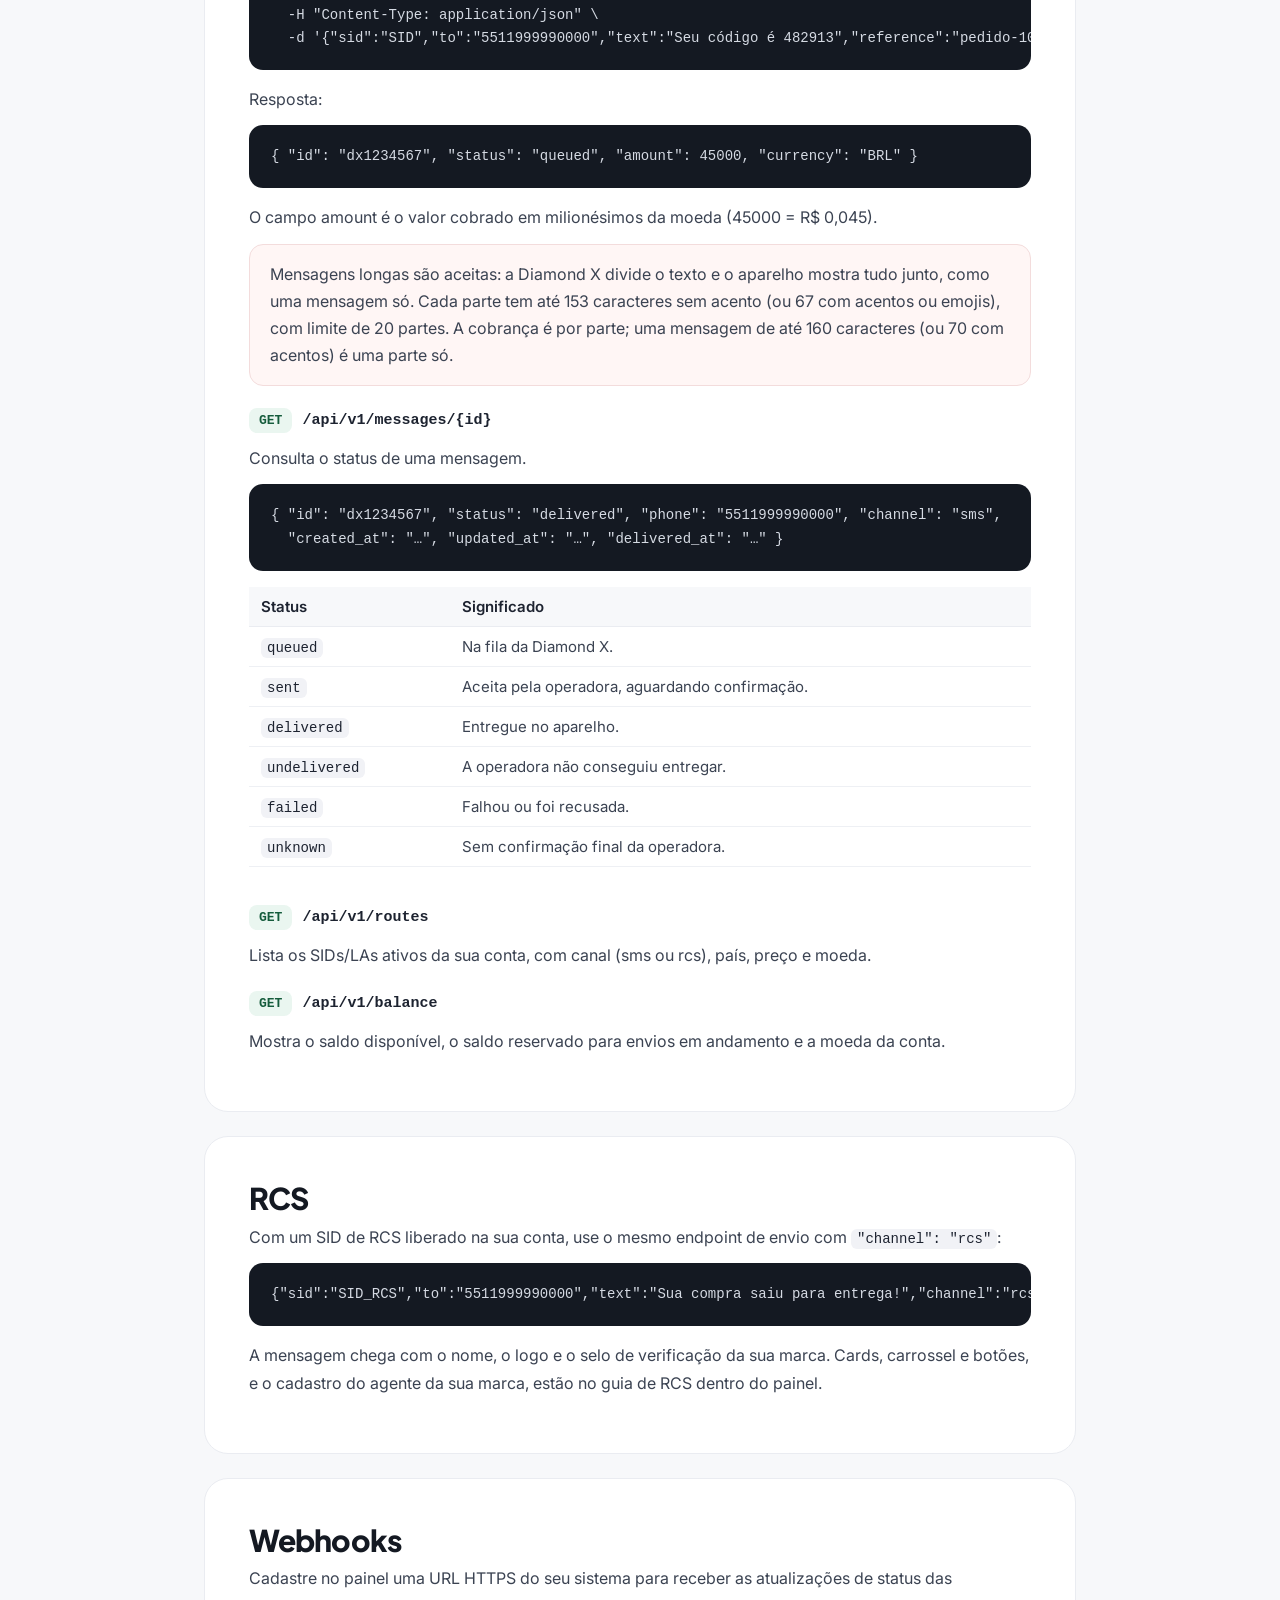
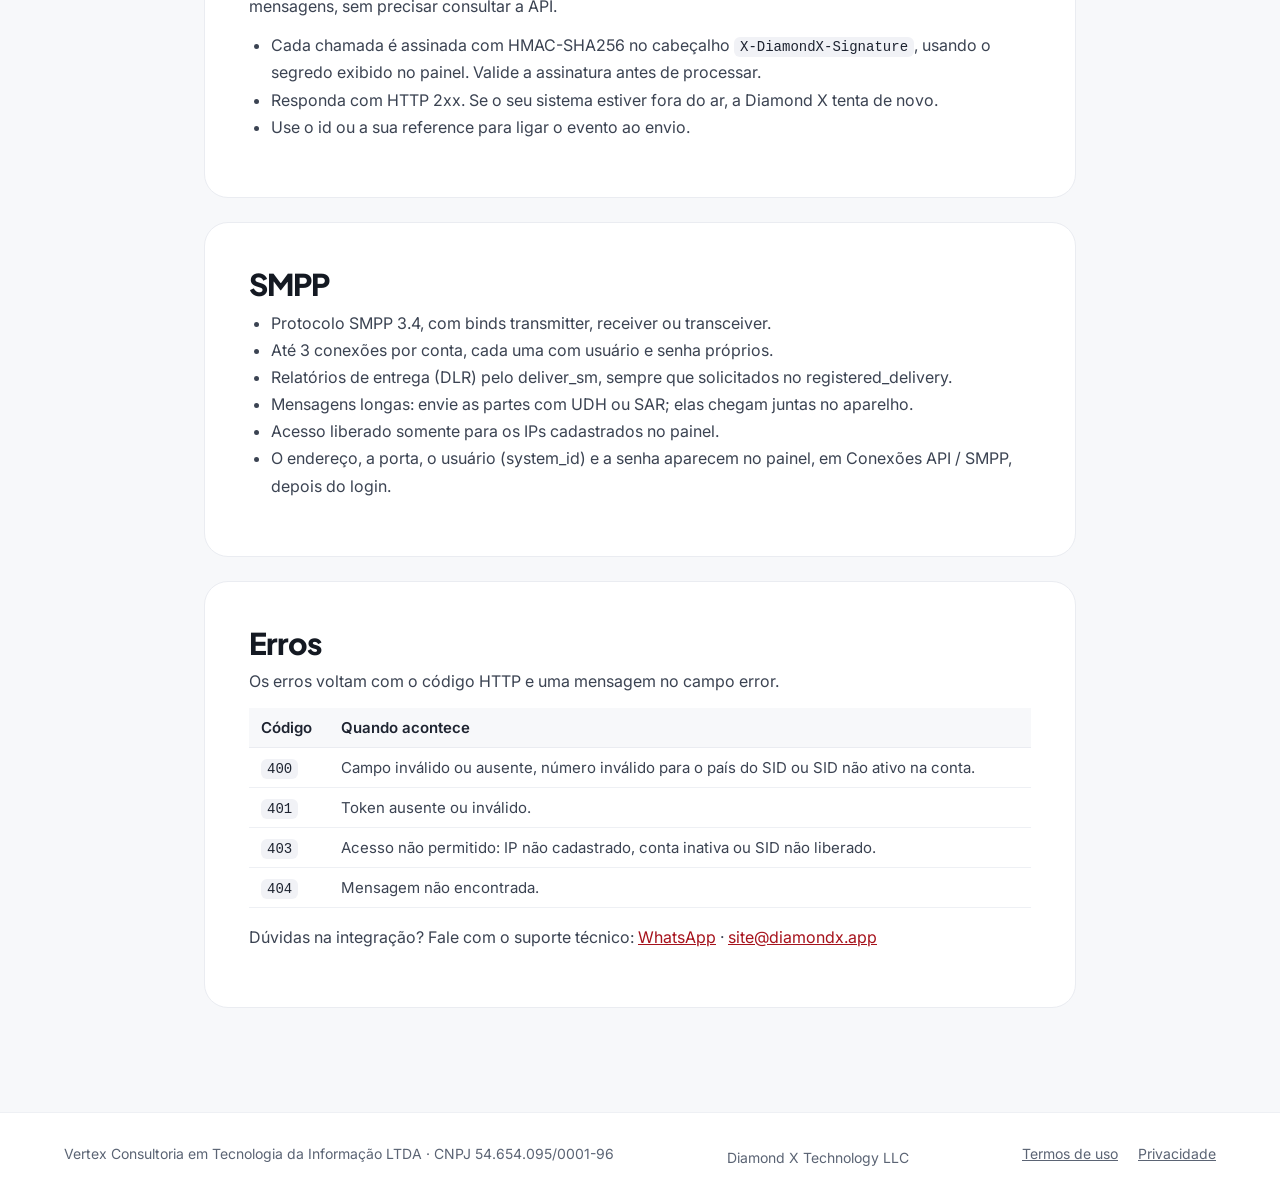
<file: docs/index.html>
<!doctype html>
<html lang="pt-BR">
<head>
<meta charset="utf-8">
<meta name="viewport" content="width=device-width, initial-scale=1">
<title>Documentação da API — Diamond X</title>
<meta name="description" content="Como integrar SMS e RCS com a Diamond X: API REST, SMPP, status de entrega, webhooks e erros.">
<link rel="canonical" href="https://diamondx.app/docs/">
<link rel="alternate" hreflang="pt-BR" href="https://diamondx.app/docs/">
<link rel="alternate" hreflang="en" href="https://diamondx.app/en/docs/">
<link rel="alternate" hreflang="es" href="https://diamondx.app/es/docs/">
<link rel="alternate" hreflang="zh-CN" href="https://diamondx.app/zh/docs/">
<link rel="alternate" hreflang="x-default" href="https://diamondx.app/docs/">
<meta property="og:type" content="website">
<meta property="og:site_name" content="Diamond X">
<meta property="og:title" content="Documentação da API — Diamond X">
<meta property="og:description" content="Como integrar SMS e RCS com a Diamond X: API REST, SMPP, status de entrega, webhooks e erros.">
<meta property="og:url" content="https://diamondx.app/docs/">
<meta property="og:image" content="https://diamondx.app/assets/og-image.png">
<meta property="og:locale" content="pt_BR">
<meta name="twitter:card" content="summary_large_image">
<meta name="theme-color" content="#A6121C">
<link rel="icon" type="image/png" sizes="32x32" href="/assets/favicon-32.png">
<link rel="icon" type="image/png" sizes="192x192" href="/assets/favicon-192.png">
<link rel="apple-touch-icon" href="/assets/apple-touch-icon.png">
<link rel="preconnect" href="https://fonts.googleapis.com">
<link rel="preconnect" href="https://fonts.gstatic.com" crossorigin>
<link href="https://fonts.googleapis.com/css2?family=Plus+Jakarta+Sans:wght@500;600;700;800&amp;family=Inter:wght@400;500;600&amp;display=swap" rel="stylesheet">
<style>
body{margin:0}
a{color:#A6121C}a:hover{color:#7E0D15}
.dc h2{font-family:'Plus Jakarta Sans','PingFang SC',sans-serif;font-weight:800;font-size:30px;letter-spacing:-0.03em;line-height:1.15;margin:0 0 8px;color:#141922}
.dc h3{font-family:'Plus Jakarta Sans','PingFang SC',sans-serif;font-weight:700;font-size:18px;margin:30px 0 10px;color:#141922}
.dc p{margin:0 0 12px;font-size:16px;line-height:1.7;color:#3B4352}
.dc ul{margin:0 0 12px;padding-left:22px}
.dc li{font-size:16px;line-height:1.7;color:#3B4352}
.dc code{font-family:ui-monospace,Menlo,monospace;font-size:14px;background:#F1F2F6;padding:2px 6px;border-radius:6px;color:#1D2330}
.dc pre{margin:0 0 16px;background:#141922;color:#D5DAE3;border-radius:14px;padding:20px 22px;overflow-x:auto;font-family:ui-monospace,Menlo,monospace;font-size:14px;line-height:1.65}
.dc .sec{background:#FFFFFF;border:1px solid #EAECF1;border-radius:24px;padding:44px;margin-bottom:24px}
.dc .ep{display:flex;flex-wrap:wrap;align-items:center;gap:10px;margin:22px 0 12px}
.dc .m{font-family:ui-monospace,Menlo,monospace;font-size:13px;font-weight:700;padding:5px 10px;border-radius:8px}
.dc .post{background:#FDECEC;color:#8E1018}
.dc .get{background:#EAF6F0;color:#155C3C}
.dc .path{font-family:ui-monospace,Menlo,monospace;font-size:15px;font-weight:600;color:#1D2330}
.dc table{width:100%;border-collapse:collapse;margin:0 0 16px;font-size:15px}
.dc th{text-align:left;font-weight:600;color:#1D2330;background:#F7F8FA;padding:10px 12px;border-bottom:1px solid #EAECF1}
.dc td{padding:10px 12px;border-bottom:1px solid #EEF0F4;color:#3B4352;vertical-align:top}
.dc .note{background:#FFF6F5;border:1px solid #F3DCDC;border-radius:14px;padding:16px 20px;margin:0 0 16px}
.dc .tw{overflow-x:auto}
.dc .chip{font-size:15px;font-weight:600;text-decoration:none;color:#1D2330;background:#FFFFFF;border:1px solid #DCE0E8;padding:11px 16px;border-radius:999px}
</style>
<link rel="stylesheet" href="/assets/site.css">
</head>
<body>
<div style="font-family: Inter, 'PingFang SC', 'Microsoft YaHei', system-ui, sans-serif; color: #1D2330; background: #F7F8FA; min-height: 100vh">

<header style="border-bottom: 1px solid #EEF0F4; background: #FFFFFF">
<nav style="max-width: 1200px; margin: 0 auto; padding: 16px 24px; display: flex; flex-wrap: wrap; align-items: center; justify-content: space-between; gap: 16px">
<a href="/" style="display: flex; align-items: center; text-decoration: none">
<img src="/assets/diamondx-logo-600.png" alt="Diamond X — Beyond delivery" style="height: 44px; width: auto; display: block">
</a>
<div style="display: flex; flex-wrap: wrap; align-items: center; gap: 10px">
<div role="group" aria-label="Idioma / Language" style="display: flex; align-items: center; gap: 2px; background: #F4F5F8; border-radius: 999px; padding: 4px">

<a href="/docs/" hreflang="pt" lang="pt" aria-current="page" class="dx-lang-pill" style="font: inherit; font-size: 14px; font-weight: 600; border: 0; text-decoration: none; display: inline-flex; align-items: center; border-radius: 999px; padding: 8px 12px; min-height: 36px; cursor: pointer; background: #A6121C; color: #FFFFFF;">PT</a>

<a href="/en/docs/" hreflang="en" lang="en"  class="dx-lang-pill" style="font: inherit; font-size: 14px; font-weight: 600; border: 0; text-decoration: none; display: inline-flex; align-items: center; border-radius: 999px; padding: 8px 12px; min-height: 36px; cursor: pointer; background: transparent; color: #3B4352;">EN</a>

<a href="/es/docs/" hreflang="es" lang="es"  class="dx-lang-pill" style="font: inherit; font-size: 14px; font-weight: 600; border: 0; text-decoration: none; display: inline-flex; align-items: center; border-radius: 999px; padding: 8px 12px; min-height: 36px; cursor: pointer; background: transparent; color: #3B4352;">ES</a>

<a href="/zh/docs/" hreflang="zh" lang="zh"  class="dx-lang-pill" style="font: inherit; font-size: 14px; font-weight: 600; border: 0; text-decoration: none; display: inline-flex; align-items: center; border-radius: 999px; padding: 8px 12px; min-height: 36px; cursor: pointer; background: transparent; color: #3B4352;">中文</a>

</div>
<a href="/" style="font-size: 15px; font-weight: 600; color: #1D2330; text-decoration: none; padding: 11px 18px; border: 1px solid #DCE0E8; border-radius: 999px">← Voltar ao site</a>
<a href="https://novo.diamondx.app/criar-conta" style="font-size: 15px; font-weight: 600; color: #FFFFFF; background: #A6121C; text-decoration: none; padding: 12px 18px; border-radius: 999px">Criar conta</a>
</div>
</nav>
</header>

<div class="dc" style="max-width: 920px; margin: 0 auto; padding: 56px 24px 80px">
<p style="margin: 0; font-size: 14px; font-weight: 600; color: #A6121C; letter-spacing: 0.04em; text-transform: uppercase">Desenvolvedores</p>
<h1 style="margin: 12px 0 0; font-family: 'Plus Jakarta Sans', 'PingFang SC', sans-serif; font-weight: 800; font-size: 46px; letter-spacing: -0.035em; line-height: 1.08; color: #141922">Documentação</h1>
<p style="margin: 14px 0 0; font-size: 17px; line-height: 1.6; color: #4A5263">Envie SMS e RCS pela API HTTP ou por SMPP, acompanhe o status de cada mensagem e receba as atualizações no seu sistema.</p>
<div style="margin: 28px 0 40px; display: flex; flex-wrap: wrap; gap: 10px">
<a href="#inicio" class="chip">Primeiros passos</a>
<a href="#api" class="chip">API de SMS</a>
<a href="#rcs" class="chip">RCS</a>
<a href="#webhooks" class="chip">Webhooks</a>
<a href="#smpp" class="chip">SMPP</a>
<a href="#erros" class="chip">Erros</a>
</div>

<section id="inicio" class="sec">
<h2>Primeiros passos</h2>
<ul>
<li>Crie sua conta e adicione saldo via PIX ou USDT.</li>
<li>No painel, em Conexões API / SMPP, cadastre os IPs dos seus servidores. Só esses endereços conseguem usar a API e o SMPP.</li>
<li>Gere suas credenciais: o token da API e o usuário e a senha do SMPP. Eles aparecem uma única vez; guarde em local seguro.</li>
<li>Veja os seus SIDs/LAs (remetentes) no painel ou pela rota <code>GET /api/v1/routes</code>.</li>
</ul>
<h3>Autenticação</h3>
<p>Todas as chamadas usam HTTPS e o token no cabeçalho Authorization:</p>
<pre>Authorization: Bearer TOKEN
Content-Type: application/json</pre>
<div class="note"><p style="margin: 0">Nunca coloque o token em aplicativos, páginas web ou repositórios públicos. Se suspeitar de vazamento, gere novas credenciais no painel: as antigas deixam de funcionar na hora.</p></div>
<p>O endereço base da API é informado no painel, junto com as credenciais.</p>
</section>

<section id="api" class="sec">
<h2>API de SMS</h2>

<div class="ep"><span class="m post">POST</span><span class="path">/api/v1/messages</span></div>
<p>Envia uma mensagem.</p>
<div class="tw"><table>
<tr><th>Campo</th><th>Obrigatório</th><th>Descrição</th></tr>
<tr><td><code>sid</code></td><td>sim</td><td>O SID/LA (remetente) da sua conta.</td></tr>
<tr><td><code>to</code></td><td>sim</td><td>Número de destino. No Brasil, com ou sem o 55 (5511999990000 ou 11999990000).</td></tr>
<tr><td><code>text</code></td><td>sim</td><td>Texto da mensagem.</td></tr>
<tr><td><code>reference</code></td><td>não</td><td>Seu identificador (até 128 caracteres). Reenviar a mesma referência não duplica o envio.</td></tr>
<tr><td><code>channel</code></td><td>não</td><td>sms (padrão) ou rcs.</td></tr>
</table></div>
<pre>curl -X POST https://[API]/api/v1/messages \
  -H "Authorization: Bearer TOKEN" \
  -H "Content-Type: application/json" \
  -d '{"sid":"SID","to":"5511999990000","text":"Seu código é 482913","reference":"pedido-1001"}'</pre>
<p>Resposta:</p>
<pre>{ "id": "dx1234567", "status": "queued", "amount": 45000, "currency": "BRL" }</pre>
<p>O campo amount é o valor cobrado em milionésimos da moeda (45000 = R$ 0,045).</p>
<div class="note"><p style="margin: 0">Mensagens longas são aceitas: a Diamond X divide o texto e o aparelho mostra tudo junto, como uma mensagem só. Cada parte tem até 153 caracteres sem acento (ou 67 com acentos ou emojis), com limite de 20 partes. A cobrança é por parte; uma mensagem de até 160 caracteres (ou 70 com acentos) é uma parte só.</p></div>

<div class="ep"><span class="m get">GET</span><span class="path">/api/v1/messages/{id}</span></div>
<p>Consulta o status de uma mensagem.</p>
<pre>{ "id": "dx1234567", "status": "delivered", "phone": "5511999990000", "channel": "sms",
  "created_at": "…", "updated_at": "…", "delivered_at": "…" }</pre>
<div class="tw"><table>
<tr><th>Status</th><th>Significado</th></tr>
<tr><td><code>queued</code></td><td>Na fila da Diamond X.</td></tr>
<tr><td><code>sent</code></td><td>Aceita pela operadora, aguardando confirmação.</td></tr>
<tr><td><code>delivered</code></td><td>Entregue no aparelho.</td></tr>
<tr><td><code>undelivered</code></td><td>A operadora não conseguiu entregar.</td></tr>
<tr><td><code>failed</code></td><td>Falhou ou foi recusada.</td></tr>
<tr><td><code>unknown</code></td><td>Sem confirmação final da operadora.</td></tr>
</table></div>

<div class="ep"><span class="m get">GET</span><span class="path">/api/v1/routes</span></div>
<p>Lista os SIDs/LAs ativos da sua conta, com canal (sms ou rcs), país, preço e moeda.</p>

<div class="ep"><span class="m get">GET</span><span class="path">/api/v1/balance</span></div>
<p>Mostra o saldo disponível, o saldo reservado para envios em andamento e a moeda da conta.</p>
</section>

<section id="rcs" class="sec">
<h2>RCS</h2>
<p>Com um SID de RCS liberado na sua conta, use o mesmo endpoint de envio com <code>"channel": "rcs"</code>:</p>
<pre>{"sid":"SID_RCS","to":"5511999990000","text":"Sua compra saiu para entrega!","channel":"rcs"}</pre>
<p>A mensagem chega com o nome, o logo e o selo de verificação da sua marca. Cards, carrossel e botões, e o cadastro do agente da sua marca, estão no guia de RCS dentro do painel.</p>
</section>

<section id="webhooks" class="sec">
<h2>Webhooks</h2>
<p>Cadastre no painel uma URL HTTPS do seu sistema para receber as atualizações de status das mensagens, sem precisar consultar a API.</p>
<ul>
<li>Cada chamada é assinada com HMAC-SHA256 no cabeçalho <code>X-DiamondX-Signature</code>, usando o segredo exibido no painel. Valide a assinatura antes de processar.</li>
<li>Responda com HTTP 2xx. Se o seu sistema estiver fora do ar, a Diamond X tenta de novo.</li>
<li>Use o id ou a sua reference para ligar o evento ao envio.</li>
</ul>
</section>

<section id="smpp" class="sec">
<h2>SMPP</h2>
<ul>
<li>Protocolo SMPP 3.4, com binds transmitter, receiver ou transceiver.</li>
<li>Até 3 conexões por conta, cada uma com usuário e senha próprios.</li>
<li>Relatórios de entrega (DLR) pelo deliver_sm, sempre que solicitados no registered_delivery.</li>
<li>Mensagens longas: envie as partes com UDH ou SAR; elas chegam juntas no aparelho.</li>
<li>Acesso liberado somente para os IPs cadastrados no painel.</li>
<li>O endereço, a porta, o usuário (system_id) e a senha aparecem no painel, em Conexões API / SMPP, depois do login.</li>
</ul>
</section>

<section id="erros" class="sec">
<h2>Erros</h2>
<p>Os erros voltam com o código HTTP e uma mensagem no campo error.</p>
<div class="tw"><table>
<tr><th>Código</th><th>Quando acontece</th></tr>
<tr><td><code>400</code></td><td>Campo inválido ou ausente, número inválido para o país do SID ou SID não ativo na conta.</td></tr>
<tr><td><code>401</code></td><td>Token ausente ou inválido.</td></tr>
<tr><td><code>403</code></td><td>Acesso não permitido: IP não cadastrado, conta inativa ou SID não liberado.</td></tr>
<tr><td><code>404</code></td><td>Mensagem não encontrada.</td></tr>
</table></div>
<p>Dúvidas na integração? Fale com o suporte técnico: <a href="https://wa.me/5548991998188">WhatsApp</a> · <a href="mailto:site@diamondx.app">site@diamondx.app</a></p>
</section>
</div>

<footer style="border-top: 1px solid #EEF0F4; background: #FFFFFF">
<div style="max-width: 1200px; margin: 0 auto; padding: 32px 24px; display: flex; flex-wrap: wrap; justify-content: space-between; gap: 16px; font-size: 14px; color: #5B6474">
<p style="margin: 0">Vertex Consultoria em Tecnologia da Informação LTDA · CNPJ 54.654.095/0001-96</p>
<p style="margin: 4px 0 0">Diamond X Technology LLC</p>
<div style="display: flex; flex-wrap: wrap; gap: 20px"><a href="/termos/#termos" style="color: #5B6474">Termos de uso</a><a href="/termos/#privacidade" style="color: #5B6474">Privacidade</a></div>
</div>
</footer>
</div>
<script src="/assets/site.js" defer></script>
</body>
</html>
</file>
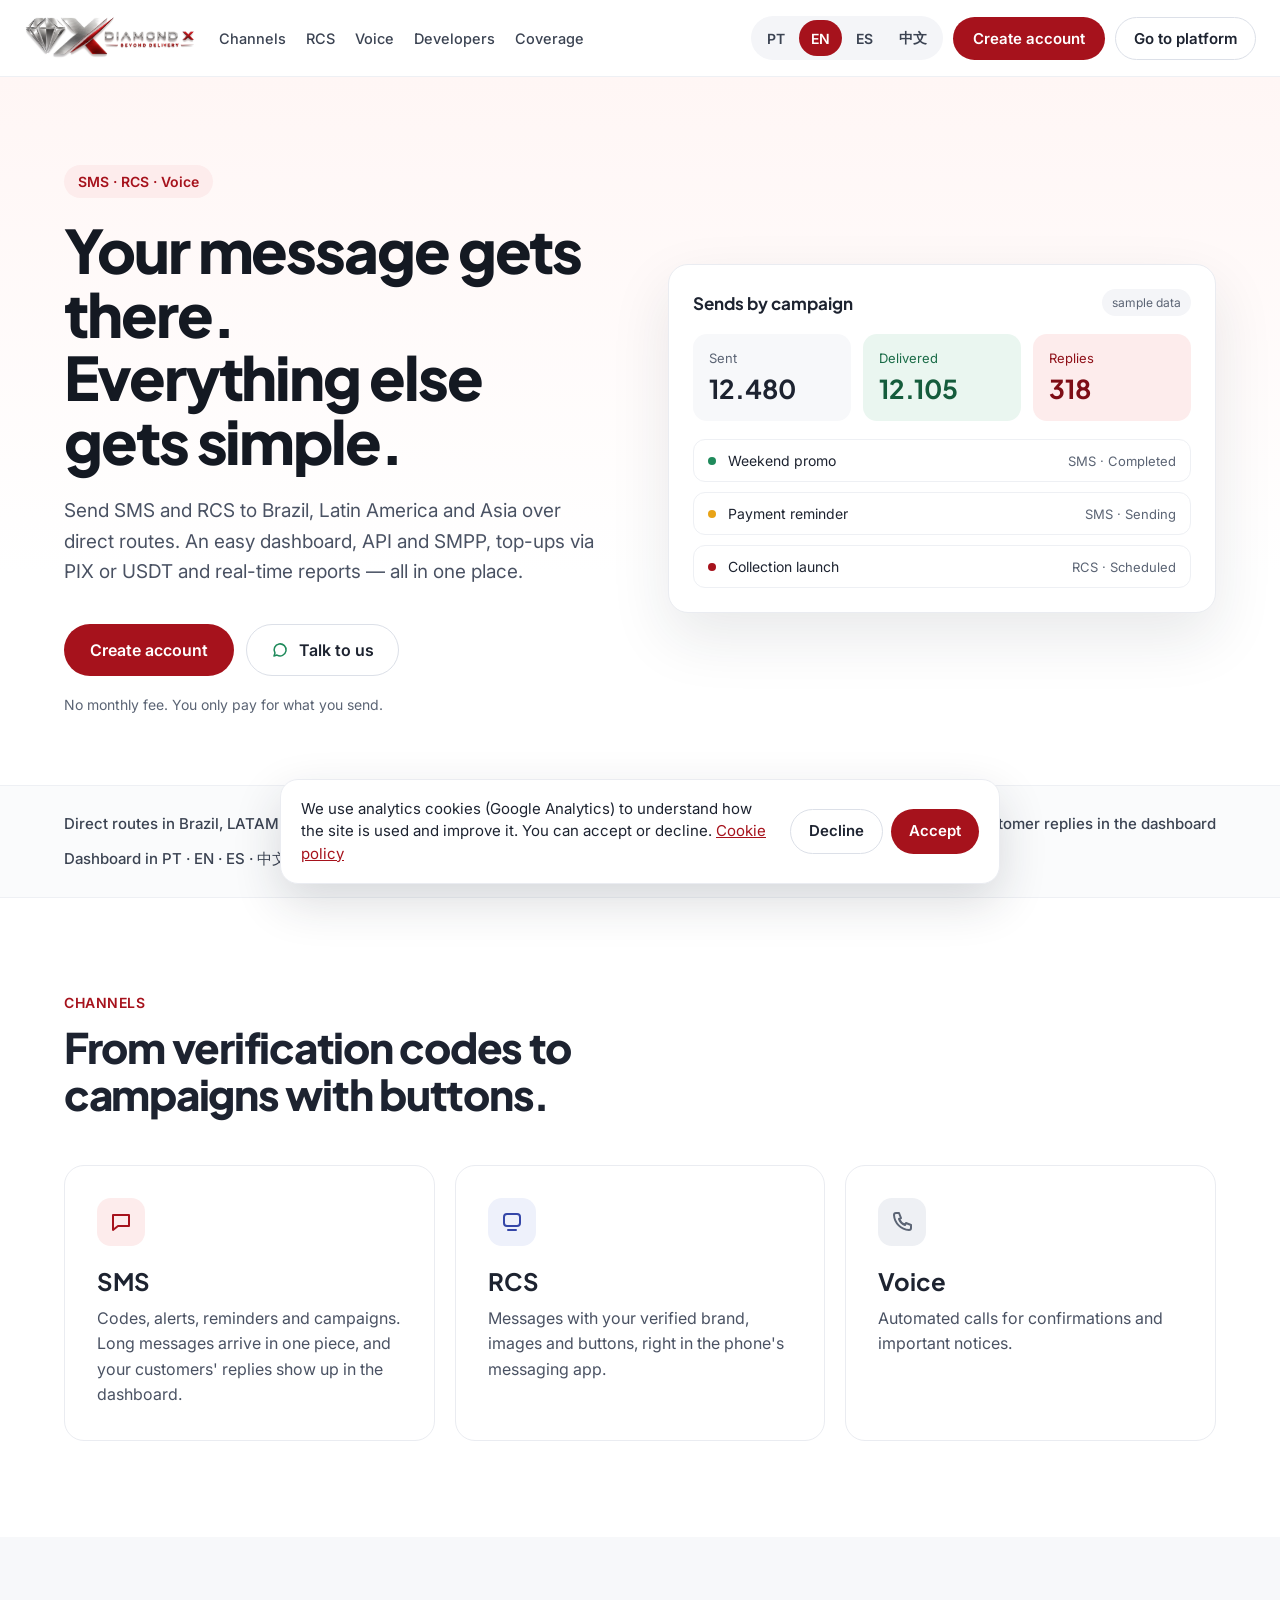
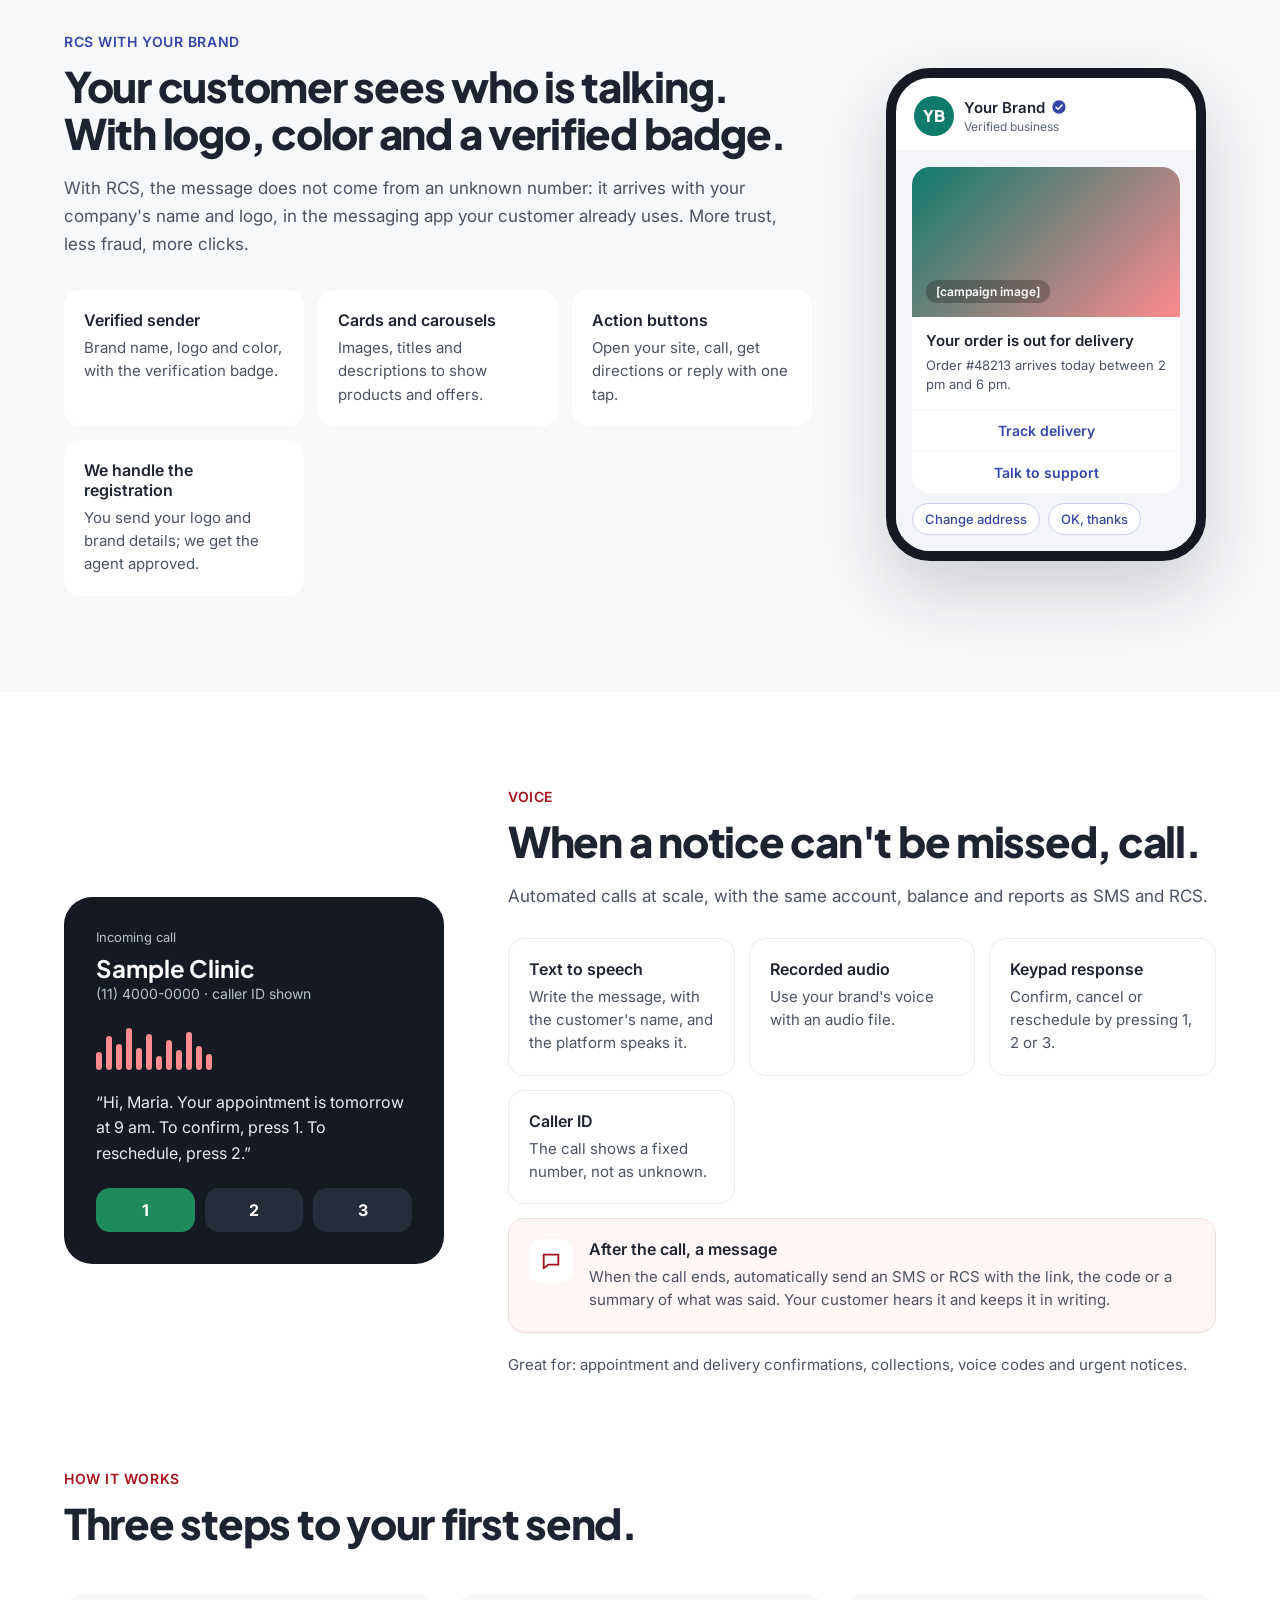
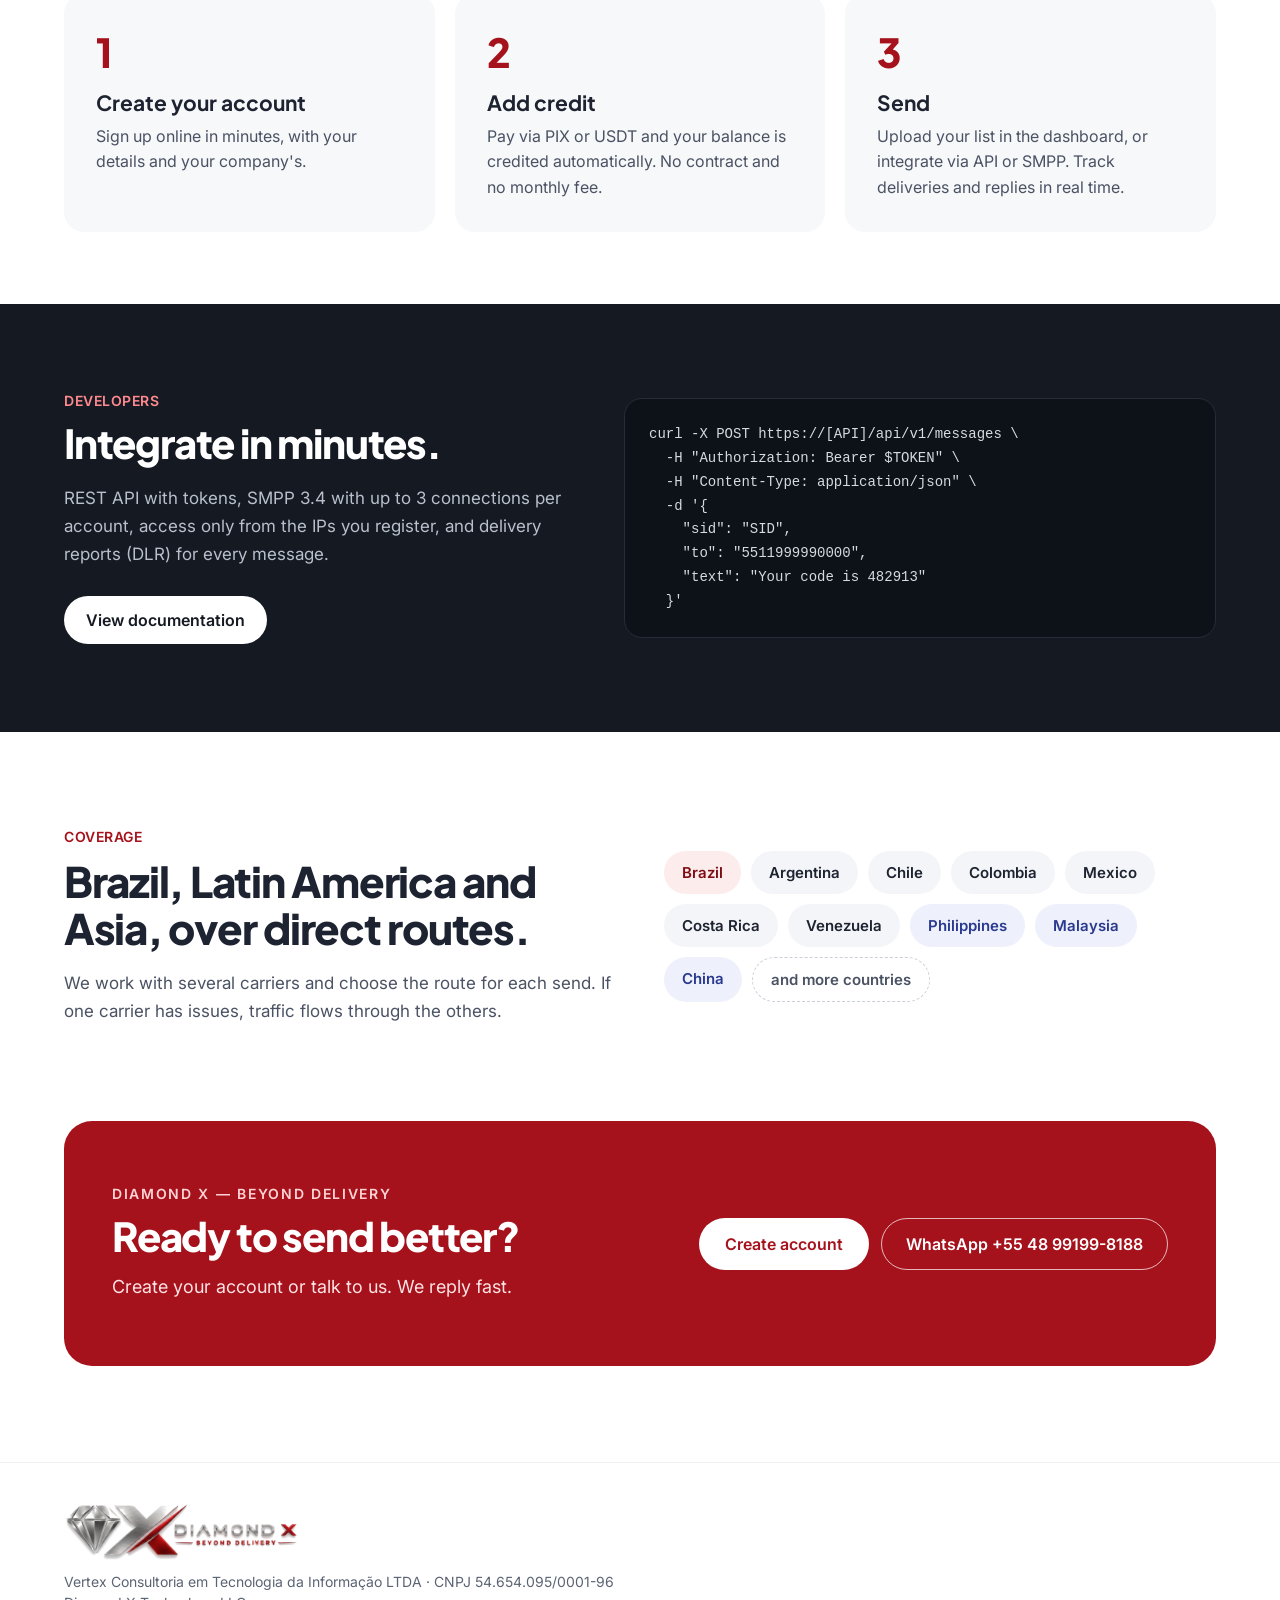
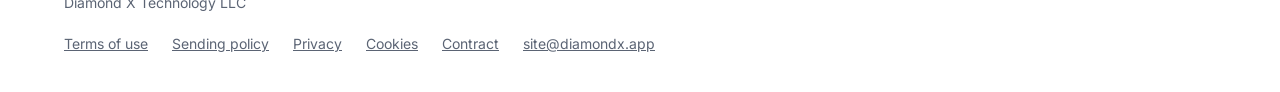
<file: en/index.html>
<!doctype html>
<html lang="en">
<head>
<meta charset="utf-8">
<meta name="viewport" content="width=device-width, initial-scale=1">
<title>Diamond X — SMS, RCS and Voice | Beyond delivery</title>
<meta name="description" content="Send SMS, branded RCS and automated calls to Brazil, Latin America and Asia. Dashboard, API and SMPP, top up via PIX or USDT, no monthly fee.">
<link rel="canonical" href="https://diamondx.app/en/">
<link rel="alternate" hreflang="pt-BR" href="https://diamondx.app/">
<link rel="alternate" hreflang="en" href="https://diamondx.app/en/">
<link rel="alternate" hreflang="es" href="https://diamondx.app/es/">
<link rel="alternate" hreflang="zh-CN" href="https://diamondx.app/zh/">
<link rel="alternate" hreflang="x-default" href="https://diamondx.app/">
<meta property="og:type" content="website">
<meta property="og:site_name" content="Diamond X">
<meta property="og:title" content="Diamond X — SMS, RCS and Voice | Beyond delivery">
<meta property="og:description" content="Send SMS, branded RCS and automated calls to Brazil, Latin America and Asia. Dashboard, API and SMPP, top up via PIX or USDT, no monthly fee.">
<meta property="og:url" content="https://diamondx.app/en/">
<meta property="og:image" content="https://diamondx.app/assets/og-image.png">
<meta property="og:locale" content="en_US">
<meta name="twitter:card" content="summary_large_image">
<meta name="theme-color" content="#A6121C">
<link rel="icon" type="image/png" sizes="32x32" href="/assets/favicon-32.png">
<link rel="icon" type="image/png" sizes="192x192" href="/assets/favicon-192.png">
<link rel="apple-touch-icon" href="/assets/apple-touch-icon.png">
<link rel="preconnect" href="https://fonts.googleapis.com">
<link rel="preconnect" href="https://fonts.gstatic.com" crossorigin>
<link href="https://fonts.googleapis.com/css2?family=Plus+Jakarta+Sans:wght@500;600;700;800&amp;family=Inter:wght@400;500;600&amp;display=swap" rel="stylesheet">
<style>
body{margin:0}
a{color:#A6121C}a:hover{color:#7E0D15}
</style>
<link rel="stylesheet" href="/assets/site.css">
</head>
<body>
<div style="font-family: Inter, 'PingFang SC', 'Microsoft YaHei', system-ui, sans-serif; color: #1D2330; background: #FFFFFF; min-height: 100vh">

<header style="border-bottom: 1px solid #EEF0F4; background: rgba(255,255,255,0.92)">
<nav style="max-width: 1360px; margin: 0 auto; padding: 16px 24px; display: flex; flex-wrap: wrap; align-items: center; gap: 12px 28px">
<a href="#topo" style="display: flex; align-items: center; text-decoration: none">
<img src="/assets/diamondx-logo-600.png" alt="Diamond X — Beyond delivery" style="height: 44px; width: auto; display: block">
</a>
<div class="dx-navlinks" style="display: flex; flex-wrap: wrap; gap: 8px 24px; flex: 1 1 auto; font-size: 15px; font-weight: 500">
<a href="#canais" style="color: #3B4352; text-decoration: none">Channels</a>
<a href="#rcs" style="color: #3B4352; text-decoration: none">RCS</a>
<a href="#voz" style="color: #3B4352; text-decoration: none">Voice</a>
<a href="#como-funciona" style="color: #3B4352; text-decoration: none">How it works</a>
<a href="#desenvolvedores" style="color: #3B4352; text-decoration: none">Developers</a>
<a href="#cobertura" style="color: #3B4352; text-decoration: none">Coverage</a>
<a href="#contato" style="color: #3B4352; text-decoration: none">Contact</a>
</div>
<div style="display: flex; align-items: center; gap: 10px; flex-wrap: wrap">
<div role="group" aria-label="Idioma / Language" style="display: flex; align-items: center; gap: 2px; background: #F4F5F8; border-radius: 999px; padding: 4px">

<a href="/" hreflang="pt" lang="pt"  class="dx-lang-pill" style="font: inherit; font-size: 14px; font-weight: 600; border: 0; text-decoration: none; display: inline-flex; align-items: center; border-radius: 999px; padding: 8px 12px; min-height: 36px; cursor: pointer; background: transparent; color: #3B4352;">PT</a>

<a href="/en/" hreflang="en" lang="en" aria-current="page" class="dx-lang-pill" style="font: inherit; font-size: 14px; font-weight: 600; border: 0; text-decoration: none; display: inline-flex; align-items: center; border-radius: 999px; padding: 8px 12px; min-height: 36px; cursor: pointer; background: #A6121C; color: #FFFFFF;">EN</a>

<a href="/es/" hreflang="es" lang="es"  class="dx-lang-pill" style="font: inherit; font-size: 14px; font-weight: 600; border: 0; text-decoration: none; display: inline-flex; align-items: center; border-radius: 999px; padding: 8px 12px; min-height: 36px; cursor: pointer; background: transparent; color: #3B4352;">ES</a>

<a href="/zh/" hreflang="zh" lang="zh"  class="dx-lang-pill" style="font: inherit; font-size: 14px; font-weight: 600; border: 0; text-decoration: none; display: inline-flex; align-items: center; border-radius: 999px; padding: 8px 12px; min-height: 36px; cursor: pointer; background: transparent; color: #3B4352;">中文</a>

</div>
<a href="https://novo.diamondx.app/criar-conta?lang=en" style="font-size: 15px; font-weight: 600; color: #FFFFFF; background: #A6121C; text-decoration: none; padding: 12px 20px; border-radius: 999px">Create account</a>
<a href="https://novo.diamondx.app/" style="font-size: 15px; font-weight: 600; color: #1D2330; border: 1px solid #DCE0E8; text-decoration: none; padding: 11px 18px; border-radius: 999px">Go to platform</a>
</div>
</nav>
</header>

<section id="topo" style="background: linear-gradient(180deg, #FFF6F5 0%, #FFFFFF 70%)">
<div style="max-width: 1200px; margin: 0 auto; padding: 88px 24px 72px; display: flex; flex-wrap: wrap; align-items: center; gap: 56px">
<div style="flex: 1 1 460px; min-width: 0">
<p style="margin: 0 0 20px; display: inline-flex; align-items: center; gap: 8px; font-size: 14px; font-weight: 600; color: #A6121C; background: #FDECEC; padding: 8px 14px; border-radius: 999px">SMS · RCS · Voice</p>
<h1 style="margin: 0; font-family: 'Plus Jakarta Sans', 'PingFang SC', sans-serif; font-weight: 800; font-size: 60px; line-height: 1.06; letter-spacing: -0.035em; color: #141922"><span style="display: block">Your message gets there.</span><span style="display: block">Everything else gets simple.</span></h1>
<p style="margin: 24px 0 0; font-size: 19px; line-height: 1.6; color: #4A5263; max-width: 540px">Send SMS and RCS to Brazil, Latin America and Asia over direct routes. An easy dashboard, API and SMPP, top-ups via PIX or USDT and real-time reports — all in one place.</p>
<div style="margin-top: 36px; display: flex; flex-wrap: wrap; gap: 12px">
<a href="https://novo.diamondx.app/criar-conta?lang=en" style="font-size: 16px; font-weight: 600; color: #FFFFFF; background: #A6121C; text-decoration: none; padding: 16px 26px; border-radius: 999px">Create account</a>
<a href="https://wa.me/5548991998188" style="font-size: 16px; font-weight: 600; color: #1D2330; background: #FFFFFF; border: 1px solid #DCE0E8; text-decoration: none; padding: 15px 24px; border-radius: 999px; display: inline-flex; align-items: center; gap: 10px">
<svg width="18" height="18" viewBox="0 0 24 24" aria-hidden="true"><path d="M4 20l1.3-4A8 8 0 1 1 8 18.7L4 20z" fill="none" stroke="#1F8A5B" stroke-width="2" stroke-linejoin="round"></path></svg>
Talk to us</a>
</div>
<p style="margin: 20px 0 0; font-size: 14px; color: #5B6474">No monthly fee. You only pay for what you send.</p>
</div>

<div style="flex: 1 1 460px; min-width: 0">
<div style="background: #FFFFFF; border: 1px solid #EAECF1; border-radius: 20px; box-shadow: 0 24px 60px rgba(29,35,48,0.10); padding: 24px">
<div style="display: flex; justify-content: space-between; align-items: center; margin-bottom: 18px; gap: 12px">
<p style="margin: 0; font-family: 'Plus Jakarta Sans', 'PingFang SC', sans-serif; font-weight: 700; font-size: 17px">Sends by campaign</p>
<p style="margin: 0; font-size: 12px; color: #5B6474; background: #F4F5F8; padding: 6px 10px; border-radius: 999px">sample data</p>
</div>
<div style="display: grid; grid-template-columns: repeat(3, minmax(0, 1fr)); gap: 12px">
<div style="background: #F7F8FA; border-radius: 14px; padding: 16px"><p style="margin: 0; font-size: 13px; color: #5B6474">Sent</p><p style="margin: 6px 0 0; font-family: 'Plus Jakarta Sans', sans-serif; font-weight: 700; font-size: 26px">12.480</p></div>
<div style="background: #EAF6F0; border-radius: 14px; padding: 16px"><p style="margin: 0; font-size: 13px; color: #1A6B47">Delivered</p><p style="margin: 6px 0 0; font-family: 'Plus Jakarta Sans', sans-serif; font-weight: 700; font-size: 26px; color: #155C3C">12.105</p></div>
<div style="background: #FDECEC; border-radius: 14px; padding: 16px"><p style="margin: 0; font-size: 13px; color: #8E1018">Replies</p><p style="margin: 6px 0 0; font-family: 'Plus Jakarta Sans', sans-serif; font-weight: 700; font-size: 26px; color: #7E0D15">318</p></div>
</div>
<div style="margin-top: 18px; display: flex; flex-direction: column; gap: 10px">
<div style="display: flex; align-items: center; gap: 12px; padding: 12px 14px; border: 1px solid #EEF0F4; border-radius: 12px"><span style="width: 8px; height: 8px; border-radius: 50%; background: #1F8A5B"></span><span style="flex: 1; font-size: 14px">Weekend promo</span><span style="font-size: 13px; color: #5B6474">SMS · Completed</span></div>
<div style="display: flex; align-items: center; gap: 12px; padding: 12px 14px; border: 1px solid #EEF0F4; border-radius: 12px"><span style="width: 8px; height: 8px; border-radius: 50%; background: #E8A317"></span><span style="flex: 1; font-size: 14px">Payment reminder</span><span style="font-size: 13px; color: #5B6474">SMS · Sending</span></div>
<div style="display: flex; align-items: center; gap: 12px; padding: 12px 14px; border: 1px solid #EEF0F4; border-radius: 12px"><span style="width: 8px; height: 8px; border-radius: 50%; background: #A6121C"></span><span style="flex: 1; font-size: 14px">Collection launch</span><span style="font-size: 13px; color: #5B6474">RCS · Scheduled</span></div>
</div>
</div>
</div>
</div>
</section>

<section aria-label="Diferenciais" style="border-top: 1px solid #EEF0F4; border-bottom: 1px solid #EEF0F4; background: #FAFBFC">
<div style="max-width: 1200px; margin: 0 auto; padding: 28px 24px; display: flex; flex-wrap: wrap; justify-content: space-between; gap: 16px 32px; font-size: 15px; font-weight: 500; color: #3B4352">
<span>Direct routes in Brazil, LATAM and Asia</span>
<span>Top up via PIX or USDT</span>
<span>REST API and SMPP</span>
<span>Customer replies in the dashboard</span>
<span>Dashboard in PT · EN · ES · 中文</span>
</div>
</section>

<section id="canais" style="max-width: 1200px; margin: 0 auto; padding: 96px 24px 40px">
<p style="margin: 0; font-size: 14px; font-weight: 600; color: #A6121C; letter-spacing: 0.04em; text-transform: uppercase">Channels</p>
<h2 style="margin: 12px 0 0; font-family: 'Plus Jakarta Sans', 'PingFang SC', sans-serif; font-weight: 800; font-size: 42px; letter-spacing: -0.03em; line-height: 1.12; max-width: 680px">From verification codes to campaigns with buttons.</h2>
<div style="margin-top: 48px; display: grid; grid-template-columns: repeat(auto-fit, minmax(280px, 1fr)); gap: 20px">
<article style="border: 1px solid #EAECF1; border-radius: 20px; padding: 32px; background: #FFFFFF">
<div style="width: 48px; height: 48px; border-radius: 14px; background: #FDECEC; display: flex; align-items: center; justify-content: center"><svg width="24" height="24" viewBox="0 0 24 24" aria-hidden="true"><path d="M4 5h16v11H9l-5 4z" fill="none" stroke="#A6121C" stroke-width="2" stroke-linejoin="round"></path></svg></div>
<h3 style="margin: 20px 0 0; font-family: 'Plus Jakarta Sans', sans-serif; font-weight: 700; font-size: 24px">SMS</h3>
<p style="margin: 10px 0 0; font-size: 16px; line-height: 1.6; color: #4A5263">Codes, alerts, reminders and campaigns. Long messages arrive in one piece, and your customers' replies show up in the dashboard.</p>
</article>
<article style="border: 1px solid #EAECF1; border-radius: 20px; padding: 32px; background: #FFFFFF">
<div style="width: 48px; height: 48px; border-radius: 14px; background: #EEF1FB; display: flex; align-items: center; justify-content: center"><svg width="24" height="24" viewBox="0 0 24 24" aria-hidden="true"><rect x="4" y="4" width="16" height="12" rx="3" fill="none" stroke="#3446A8" stroke-width="2"></rect><path d="M8 20h8" stroke="#3446A8" stroke-width="2" stroke-linecap="round"></path></svg></div>
<h3 style="margin: 20px 0 0; font-family: 'Plus Jakarta Sans', sans-serif; font-weight: 700; font-size: 24px">RCS</h3>
<p style="margin: 10px 0 0; font-size: 16px; line-height: 1.6; color: #4A5263">Messages with your verified brand, images and buttons, right in the phone's messaging app.</p>
</article>
<article style="border: 1px solid #EAECF1; border-radius: 20px; padding: 32px; background: #FFFFFF">
<div style="width: 48px; height: 48px; border-radius: 14px; background: #EEF0F4; display: flex; align-items: center; justify-content: center"><svg width="24" height="24" viewBox="0 0 24 24" aria-hidden="true"><path d="M6 3h3l2 5-2 1a11 11 0 0 0 6 6l1-2 5 2v3a2 2 0 0 1-2 2A16 16 0 0 1 4 5a2 2 0 0 1 2-2z" fill="none" stroke="#5B6474" stroke-width="2" stroke-linejoin="round"></path></svg></div>
<h3 style="margin: 20px 0 0; font-family: 'Plus Jakarta Sans', 'PingFang SC', sans-serif; font-weight: 700; font-size: 24px">Voice</h3>
<p style="margin: 10px 0 0; font-size: 16px; line-height: 1.6; color: #4A5263">Automated calls for confirmations and important notices.</p>
</article>
</div>
</section>

<section id="rcs" style="background: #F7F8FA; margin-top: 56px">
<div style="max-width: 1200px; margin: 0 auto; padding: 96px 24px; display: flex; flex-wrap: wrap; align-items: center; gap: 64px">
<div style="flex: 1 1 440px; min-width: 0">
<p style="margin: 0; font-size: 14px; font-weight: 600; color: #3446A8; letter-spacing: 0.04em; text-transform: uppercase">RCS with your brand</p>
<h2 style="margin: 12px 0 0; font-family: 'Plus Jakarta Sans', 'PingFang SC', sans-serif; font-weight: 800; font-size: 42px; letter-spacing: -0.03em; line-height: 1.12">Your customer sees who is talking. With logo, color and a verified badge.</h2>
<p style="margin: 18px 0 0; font-size: 17px; line-height: 1.65; color: #4A5263">With RCS, the message does not come from an unknown number: it arrives with your company's name and logo, in the messaging app your customer already uses. More trust, less fraud, more clicks.</p>
<div style="margin-top: 32px; display: grid; grid-template-columns: repeat(auto-fit, minmax(220px, 1fr)); gap: 14px">
<div style="background: #FFFFFF; border-radius: 16px; padding: 20px"><p style="margin: 0; font-weight: 600; font-size: 16px">Verified sender</p><p style="margin: 6px 0 0; font-size: 15px; line-height: 1.55; color: #4A5263">Brand name, logo and color, with the verification badge.</p></div>
<div style="background: #FFFFFF; border-radius: 16px; padding: 20px"><p style="margin: 0; font-weight: 600; font-size: 16px">Cards and carousels</p><p style="margin: 6px 0 0; font-size: 15px; line-height: 1.55; color: #4A5263">Images, titles and descriptions to show products and offers.</p></div>
<div style="background: #FFFFFF; border-radius: 16px; padding: 20px"><p style="margin: 0; font-weight: 600; font-size: 16px">Action buttons</p><p style="margin: 6px 0 0; font-size: 15px; line-height: 1.55; color: #4A5263">Open your site, call, get directions or reply with one tap.</p></div>
<div style="background: #FFFFFF; border-radius: 16px; padding: 20px"><p style="margin: 0; font-weight: 600; font-size: 16px">We handle the registration</p><p style="margin: 6px 0 0; font-size: 15px; line-height: 1.55; color: #4A5263">You send your logo and brand details; we get the agent approved.</p></div>
</div>
</div>
<div style="flex: 0 1 340px; min-width: 0; display: flex; justify-content: center">
<div role="img" aria-label="Example of an RCS message with a verified brand" style="width: 320px; background: #FFFFFF; border: 10px solid #141922; border-radius: 44px; overflow: hidden; box-shadow: 0 30px 70px rgba(20,25,34,0.18)">
<div style="padding: 18px 18px 14px; border-bottom: 1px solid #EEF0F4; display: flex; align-items: center; gap: 10px">
<div style="width: 40px; height: 40px; border-radius: 50%; background: #0F7B6C; color: #FFFFFF; display: flex; align-items: center; justify-content: center; font-family: 'Plus Jakarta Sans', sans-serif; font-weight: 800; font-size: 16px">YB</div>
<div style="flex: 1; min-width: 0">
<p style="margin: 0; font-weight: 600; font-size: 15px; display: flex; align-items: center; gap: 6px">Your Brand <svg width="16" height="16" viewBox="0 0 24 24" aria-hidden="true"><circle cx="12" cy="12" r="10" fill="#3446A8"></circle><path d="M7.5 12.5l3 3 6-6.5" fill="none" stroke="#FFFFFF" stroke-width="2.2" stroke-linecap="round" stroke-linejoin="round"></path></svg></p>
<p style="margin: 2px 0 0; font-size: 12px; color: #5B6474">Verified business</p>
</div>
</div>
<div style="padding: 16px; background: #F4F5F8; display: flex; flex-direction: column; gap: 10px">
<div style="background: #FFFFFF; border-radius: 18px; overflow: hidden">
<div style="height: 150px; background: linear-gradient(135deg, #0F7B6C 0%, #FF8A8F 100%); display: flex; align-items: flex-end; padding: 14px; box-sizing: border-box"><span style="font-size: 12px; font-weight: 600; color: #FFFFFF; background: rgba(0,0,0,0.25); padding: 4px 10px; border-radius: 999px">[campaign image]</span></div>
<div style="padding: 14px">
<p style="margin: 0; font-weight: 600; font-size: 15px">Your order is out for delivery</p>
<p style="margin: 6px 0 0; font-size: 13px; line-height: 1.5; color: #4A5263">Order #48213 arrives today between 2 pm and 6 pm.</p>
</div>
<div style="border-top: 1px solid #EEF0F4; display: flex; flex-direction: column">
<span style="padding: 12px; text-align: center; font-size: 14px; font-weight: 600; color: #3446A8">Track delivery</span>
<span style="padding: 12px; text-align: center; font-size: 14px; font-weight: 600; color: #3446A8; border-top: 1px solid #EEF0F4">Talk to support</span>
</div>
</div>
<div style="display: flex; gap: 8px; flex-wrap: wrap">
<span style="font-size: 13px; font-weight: 500; color: #3446A8; border: 1px solid #C9D0EE; background: #FFFFFF; padding: 7px 12px; border-radius: 999px">Change address</span>
<span style="font-size: 13px; font-weight: 500; color: #3446A8; border: 1px solid #C9D0EE; background: #FFFFFF; padding: 7px 12px; border-radius: 999px">OK, thanks</span>
</div>
</div>
</div>
</div>
</div>
</section>

<section id="voz" style="max-width: 1200px; margin: 0 auto; padding: 96px 24px 24px; display: flex; flex-wrap: wrap; align-items: center; gap: 64px">
<div style="flex: 0 1 380px; min-width: 0">
<div role="img" aria-label="Example of an automated call with keypad confirmation" style="background: #141922; border-radius: 28px; padding: 32px; color: #FFFFFF">
<p style="margin: 0; font-size: 13px; color: #B9C0CC">Incoming call</p>
<p style="margin: 8px 0 0; font-family: 'Plus Jakarta Sans', 'PingFang SC', sans-serif; font-weight: 700; font-size: 24px">Sample Clinic</p>
<p style="margin: 2px 0 0; font-size: 14px; color: #B9C0CC">(11) 4000-0000 · caller ID shown</p>
<div style="margin-top: 24px; display: flex; align-items: flex-end; gap: 4px; height: 44px" aria-hidden="true">
<span style="width: 6px; height: 18px; background: #FF8A8F; border-radius: 3px"></span><span style="width: 6px; height: 34px; background: #FF8A8F; border-radius: 3px"></span><span style="width: 6px; height: 26px; background: #FF8A8F; border-radius: 3px"></span><span style="width: 6px; height: 42px; background: #FF8A8F; border-radius: 3px"></span><span style="width: 6px; height: 22px; background: #FF8A8F; border-radius: 3px"></span><span style="width: 6px; height: 36px; background: #FF8A8F; border-radius: 3px"></span><span style="width: 6px; height: 14px; background: #FF8A8F; border-radius: 3px"></span><span style="width: 6px; height: 30px; background: #FF8A8F; border-radius: 3px"></span><span style="width: 6px; height: 20px; background: #FF8A8F; border-radius: 3px"></span><span style="width: 6px; height: 38px; background: #FF8A8F; border-radius: 3px"></span><span style="width: 6px; height: 24px; background: #FF8A8F; border-radius: 3px"></span><span style="width: 6px; height: 16px; background: #FF8A8F; border-radius: 3px"></span>
</div>
<p style="margin: 20px 0 0; font-size: 16px; line-height: 1.6; color: #E9ECF2">“Hi, Maria. Your appointment is tomorrow at 9 am. To confirm, press 1. To reschedule, press 2.”</p>
<div style="margin-top: 22px; display: grid; grid-template-columns: repeat(3, minmax(0, 1fr)); gap: 10px">
<span style="text-align: center; padding: 12px 0; border-radius: 14px; background: #1F8A5B; font-weight: 700">1</span>
<span style="text-align: center; padding: 12px 0; border-radius: 14px; background: #262D3A; font-weight: 700">2</span>
<span style="text-align: center; padding: 12px 0; border-radius: 14px; background: #262D3A; font-weight: 700">3</span>
</div>
</div>
</div>
<div style="flex: 1 1 440px; min-width: 0">
<p style="margin: 0; font-size: 14px; font-weight: 600; color: #A6121C; letter-spacing: 0.04em; text-transform: uppercase">Voice</p>
<h2 style="margin: 12px 0 0; font-family: 'Plus Jakarta Sans', 'PingFang SC', sans-serif; font-weight: 800; font-size: 42px; letter-spacing: -0.03em; line-height: 1.12">When a notice can't be missed, call.</h2>
<p style="margin: 18px 0 0; font-size: 17px; line-height: 1.65; color: #4A5263">Automated calls at scale, with the same account, balance and reports as SMS and RCS.</p>
<div style="margin-top: 28px; display: grid; grid-template-columns: repeat(auto-fit, minmax(220px, 1fr)); gap: 14px">
<div style="border: 1px solid #EAECF1; border-radius: 16px; padding: 20px"><p style="margin: 0; font-weight: 600; font-size: 16px">Text to speech</p><p style="margin: 6px 0 0; font-size: 15px; line-height: 1.55; color: #4A5263">Write the message, with the customer's name, and the platform speaks it.</p></div>
<div style="border: 1px solid #EAECF1; border-radius: 16px; padding: 20px"><p style="margin: 0; font-weight: 600; font-size: 16px">Recorded audio</p><p style="margin: 6px 0 0; font-size: 15px; line-height: 1.55; color: #4A5263">Use your brand's voice with an audio file.</p></div>
<div style="border: 1px solid #EAECF1; border-radius: 16px; padding: 20px"><p style="margin: 0; font-weight: 600; font-size: 16px">Keypad response</p><p style="margin: 6px 0 0; font-size: 15px; line-height: 1.55; color: #4A5263">Confirm, cancel or reschedule by pressing 1, 2 or 3.</p></div>
<div style="border: 1px solid #EAECF1; border-radius: 16px; padding: 20px"><p style="margin: 0; font-weight: 600; font-size: 16px">Caller ID</p><p style="margin: 6px 0 0; font-size: 15px; line-height: 1.55; color: #4A5263">The call shows a fixed number, not as unknown.</p></div>
</div>
<div style="margin-top: 14px; background: #FFF6F5; border: 1px solid #F3DCDC; border-radius: 16px; padding: 20px; display: flex; gap: 16px; align-items: flex-start">
<div style="flex: 0 0 auto; width: 44px; height: 44px; border-radius: 12px; background: #FFFFFF; display: flex; align-items: center; justify-content: center"><svg width="22" height="22" viewBox="0 0 24 24" aria-hidden="true"><path d="M4 5h16v11H9l-5 4z" fill="none" stroke="#A6121C" stroke-width="2" stroke-linejoin="round"></path></svg></div>
<div style="min-width: 0">
<p style="margin: 0; font-weight: 600; font-size: 16px">After the call, a message</p>
<p style="margin: 6px 0 0; font-size: 15px; line-height: 1.55; color: #4A5263">When the call ends, automatically send an SMS or RCS with the link, the code or a summary of what was said. Your customer hears it and keeps it in writing.</p>
</div>
</div>
<p style="margin: 22px 0 0; font-size: 15px; color: #4A5263">Great for: appointment and delivery confirmations, collections, voice codes and urgent notices.</p>
</div>
</section>

<section id="como-funciona" style="max-width: 1200px; margin: 0 auto; padding: 72px 24px">
<p style="margin: 0; font-size: 14px; font-weight: 600; color: #A6121C; letter-spacing: 0.04em; text-transform: uppercase">How it works</p>
<h2 style="margin: 12px 0 0; font-family: 'Plus Jakarta Sans', 'PingFang SC', sans-serif; font-weight: 800; font-size: 42px; letter-spacing: -0.03em; line-height: 1.12">Three steps to your first send.</h2>
<div style="margin-top: 48px; display: grid; grid-template-columns: repeat(auto-fit, minmax(260px, 1fr)); gap: 20px">
<div style="background: #F7F8FA; border-radius: 20px; padding: 32px">
<p style="margin: 0; font-family: 'Plus Jakarta Sans', sans-serif; font-weight: 800; font-size: 40px; color: #A6121C">1</p>
<h3 style="margin: 12px 0 0; font-family: 'Plus Jakarta Sans', 'PingFang SC', sans-serif; font-weight: 700; font-size: 21px">Create your account</h3>
<p style="margin: 8px 0 0; font-size: 16px; line-height: 1.6; color: #4A5263">Sign up online in minutes, with your details and your company's.</p>
</div>
<div style="background: #F7F8FA; border-radius: 20px; padding: 32px">
<p style="margin: 0; font-family: 'Plus Jakarta Sans', sans-serif; font-weight: 800; font-size: 40px; color: #A6121C">2</p>
<h3 style="margin: 12px 0 0; font-family: 'Plus Jakarta Sans', 'PingFang SC', sans-serif; font-weight: 700; font-size: 21px">Add credit</h3>
<p style="margin: 8px 0 0; font-size: 16px; line-height: 1.6; color: #4A5263">Pay via PIX or USDT and your balance is credited automatically. No contract and no monthly fee.</p>
</div>
<div style="background: #F7F8FA; border-radius: 20px; padding: 32px">
<p style="margin: 0; font-family: 'Plus Jakarta Sans', sans-serif; font-weight: 800; font-size: 40px; color: #A6121C">3</p>
<h3 style="margin: 12px 0 0; font-family: 'Plus Jakarta Sans', 'PingFang SC', sans-serif; font-weight: 700; font-size: 21px">Send</h3>
<p style="margin: 8px 0 0; font-size: 16px; line-height: 1.6; color: #4A5263">Upload your list in the dashboard, or integrate via API or SMPP. Track deliveries and replies in real time.</p>
</div>
</div>
</section>

<section id="desenvolvedores" style="background: #141922; color: #E9ECF2">
<div style="max-width: 1200px; margin: 0 auto; padding: 88px 24px; display: flex; flex-wrap: wrap; gap: 48px; align-items: center">
<div style="flex: 1 1 400px; min-width: 0">
<p style="margin: 0; font-size: 14px; font-weight: 600; color: #FF8A8F; letter-spacing: 0.04em; text-transform: uppercase">Developers</p>
<h2 style="margin: 12px 0 0; font-family: 'Plus Jakarta Sans', 'PingFang SC', sans-serif; font-weight: 800; font-size: 40px; letter-spacing: -0.03em; line-height: 1.12; color: #FFFFFF">Integrate in minutes.</h2>
<p style="margin: 18px 0 0; font-size: 17px; line-height: 1.65; color: #B9C0CC">REST API with tokens, SMPP 3.4 with up to 3 connections per account, access only from the IPs you register, and delivery reports (DLR) for every message.</p>
<a href="/en/docs/" style="margin-top: 28px; display: inline-block; font-size: 16px; font-weight: 600; color: #141922; background: #FFFFFF; text-decoration: none; padding: 14px 22px; border-radius: 999px">View documentation</a>
</div>
<div style="flex: 1 1 480px; min-width: 0; background: #0D1118; border: 1px solid #262D3A; border-radius: 18px; padding: 24px; overflow-x: auto">
<pre style="margin: 0; font-family: ui-monospace, Menlo, monospace; font-size: 14px; line-height: 1.7; color: #D5DAE3">curl -X POST https://[API]/api/v1/messages \
  -H "Authorization: Bearer $TOKEN" \
  -H "Content-Type: application/json" \
  -d '{
    "sid": "SID",
    "to": "5511999990000",
    "text": "Your code is 482913"
  }'</pre>
</div>
</div>
</section>

<section id="cobertura" style="max-width: 1200px; margin: 0 auto; padding: 96px 24px; display: flex; flex-wrap: wrap; gap: 48px; align-items: center">
<div style="flex: 1 1 420px; min-width: 0">
<p style="margin: 0; font-size: 14px; font-weight: 600; color: #A6121C; letter-spacing: 0.04em; text-transform: uppercase">Coverage</p>
<h2 style="margin: 12px 0 0; font-family: 'Plus Jakarta Sans', 'PingFang SC', sans-serif; font-weight: 800; font-size: 42px; letter-spacing: -0.03em; line-height: 1.12">Brazil, Latin America and Asia, over direct routes.</h2>
<p style="margin: 18px 0 0; font-size: 17px; line-height: 1.65; color: #4A5263">We work with several carriers and choose the route for each send. If one carrier has issues, traffic flows through the others.</p>
</div>
<div style="flex: 1 1 420px; min-width: 0; display: flex; flex-wrap: wrap; gap: 10px">

<span style="font-size: 15px; font-weight: 600; padding: 12px 18px; border-radius: 999px; background: #FDECEC; color: #7E0D15;">Brazil</span>

<span style="font-size: 15px; font-weight: 600; padding: 12px 18px; border-radius: 999px; background: #F4F5F8;">Argentina</span>

<span style="font-size: 15px; font-weight: 600; padding: 12px 18px; border-radius: 999px; background: #F4F5F8;">Chile</span>

<span style="font-size: 15px; font-weight: 600; padding: 12px 18px; border-radius: 999px; background: #F4F5F8;">Colombia</span>

<span style="font-size: 15px; font-weight: 600; padding: 12px 18px; border-radius: 999px; background: #F4F5F8;">Mexico</span>

<span style="font-size: 15px; font-weight: 600; padding: 12px 18px; border-radius: 999px; background: #F4F5F8;">Costa Rica</span>

<span style="font-size: 15px; font-weight: 600; padding: 12px 18px; border-radius: 999px; background: #F4F5F8;">Venezuela</span>

<span style="font-size: 15px; font-weight: 600; padding: 12px 18px; border-radius: 999px; background: #EEF1FB; color: #2A3A8F;">Philippines</span>

<span style="font-size: 15px; font-weight: 600; padding: 12px 18px; border-radius: 999px; background: #EEF1FB; color: #2A3A8F;">Malaysia</span>

<span style="font-size: 15px; font-weight: 600; padding: 12px 18px; border-radius: 999px; background: #EEF1FB; color: #2A3A8F;">China</span>

<span style="font-size: 15px; font-weight: 600; padding: 12px 18px; border-radius: 999px; border: 1px dashed #C9CED8; color: #4A5263;">and more countries</span>

</div>
</section>

<section id="contato" style="max-width: 1200px; margin: 0 auto; padding: 0 24px 96px">
<div style="background: #A6121C; border-radius: 28px; padding: 64px 48px; display: flex; flex-wrap: wrap; align-items: center; justify-content: space-between; gap: 32px; color: #FFFFFF">
<div style="flex: 1 1 420px; min-width: 0">
<p style="margin: 0 0 12px; font-size: 14px; font-weight: 600; letter-spacing: 0.12em; text-transform: uppercase; color: #FFD3D6">Diamond X — Beyond delivery</p>
<h2 style="margin: 0; font-family: 'Plus Jakarta Sans', 'PingFang SC', sans-serif; font-weight: 800; font-size: 40px; letter-spacing: -0.03em; line-height: 1.12">Ready to send better?</h2>
<p style="margin: 14px 0 0; font-size: 18px; line-height: 1.6; color: #FFE3E5">Create your account or talk to us. We reply fast.</p>
</div>
<div style="display: flex; flex-wrap: wrap; gap: 12px">
<a href="https://novo.diamondx.app/criar-conta?lang=en" style="font-size: 16px; font-weight: 600; color: #A6121C; background: #FFFFFF; text-decoration: none; padding: 16px 26px; border-radius: 999px">Create account</a>
<a href="https://wa.me/5548991998188" style="font-size: 16px; font-weight: 600; color: #FFFFFF; border: 1.5px solid rgba(255,255,255,0.7); text-decoration: none; padding: 15px 24px; border-radius: 999px">WhatsApp +55 48 99199-8188</a>
</div>
</div>
</section>

<footer style="border-top: 1px solid #EEF0F4">
<div style="max-width: 1200px; margin: 0 auto; padding: 40px 24px; display: flex; flex-wrap: wrap; justify-content: space-between; gap: 24px; font-size: 14px; color: #5B6474">
<div>
<img src="/assets/diamondx-logo-600.png" alt="Diamond X — Beyond delivery" style="height: 60px; width: auto; display: block">
<p style="margin: 10px 0 0">Vertex Consultoria em Tecnologia da Informação LTDA · CNPJ 54.654.095/0001-96</p>
<p style="margin: 4px 0 0">Diamond X Technology LLC</p>
</div>
<div style="display: flex; flex-wrap: wrap; gap: 24px">
<a href="/en/termos/#termos" style="color: #5B6474">Terms of use</a>
<a href="/en/termos/#uso-aceitavel" style="color: #5B6474">Sending policy</a>
<a href="/en/termos/#privacidade" style="color: #5B6474">Privacy</a>
<a href="/en/termos/#cookies" style="color: #5B6474">Cookies</a>
<a href="/en/termos/#contrato" style="color: #5B6474">Contract</a>
<a href="mailto:site@diamondx.app" style="color: #5B6474">site@diamondx.app</a>
</div>
</div>
</footer>
</div>
<script src="/assets/site.js" defer></script>
</body>
</html>
</file>
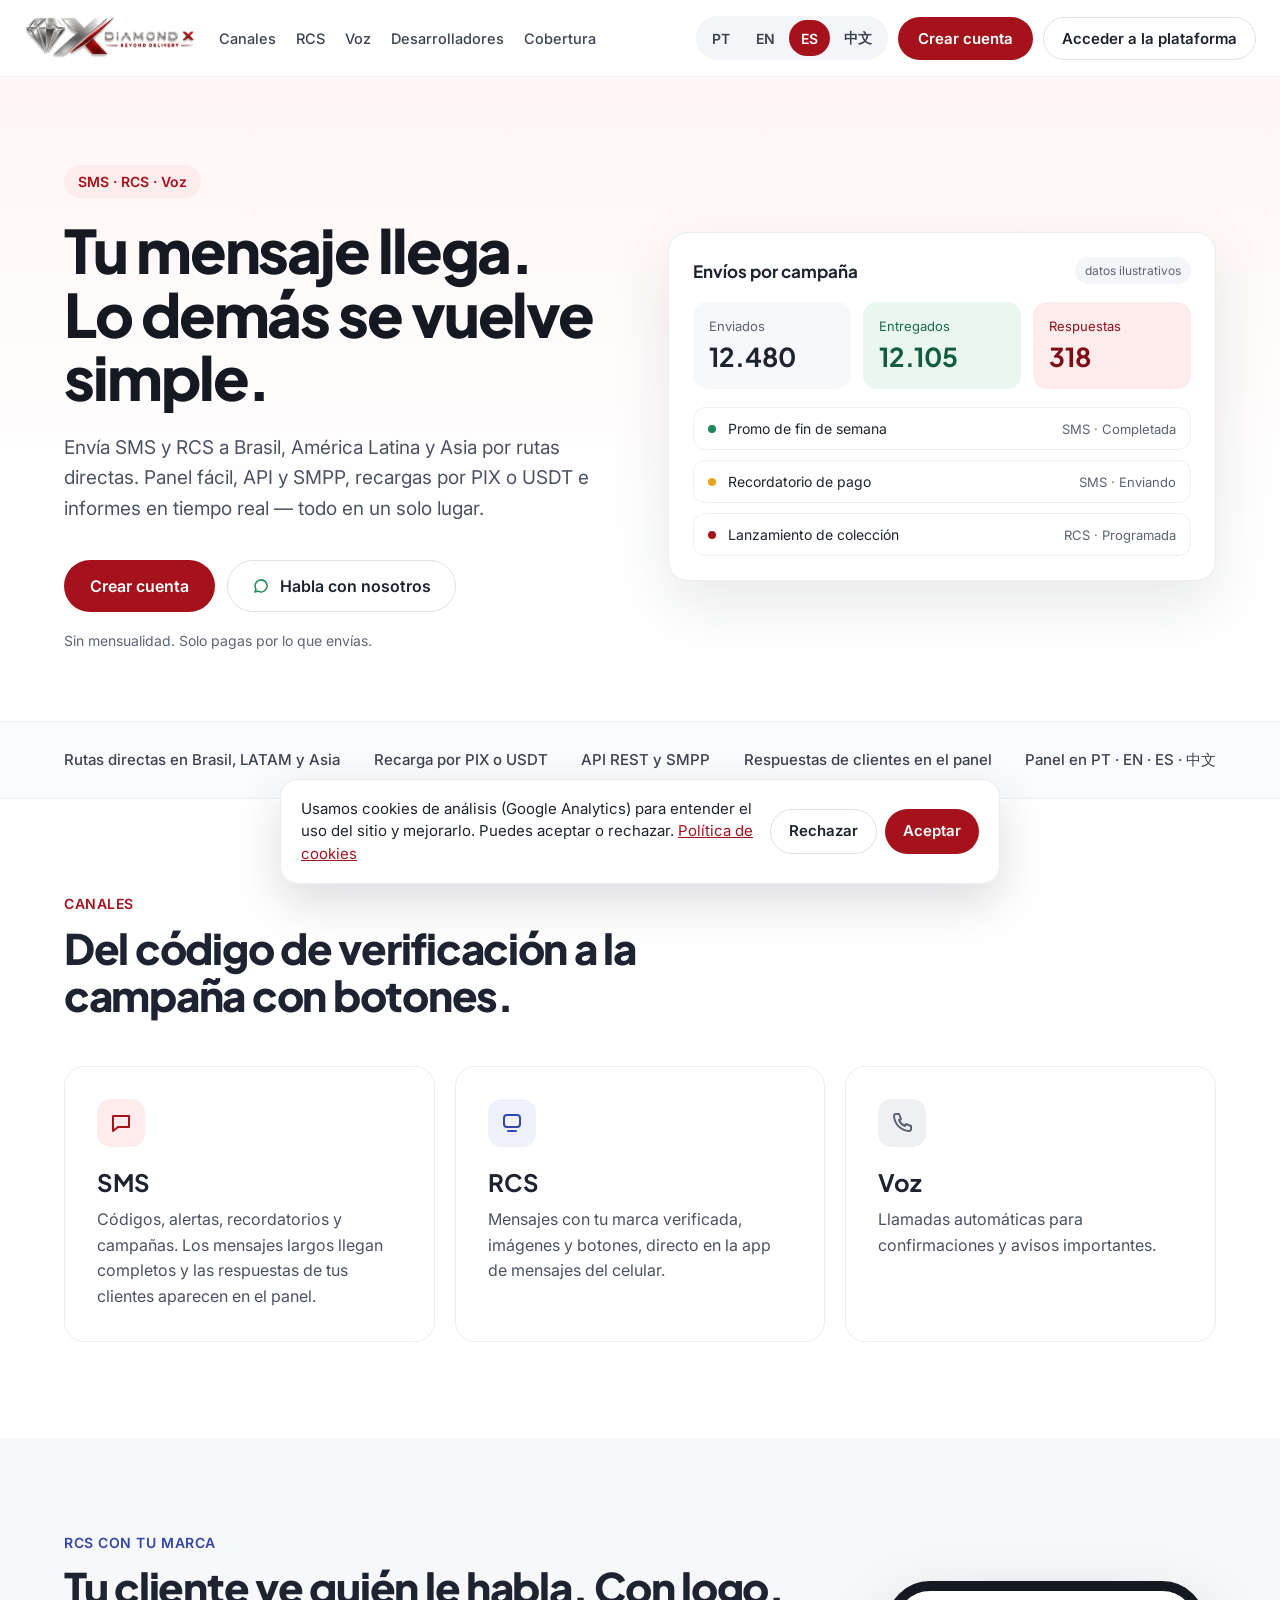
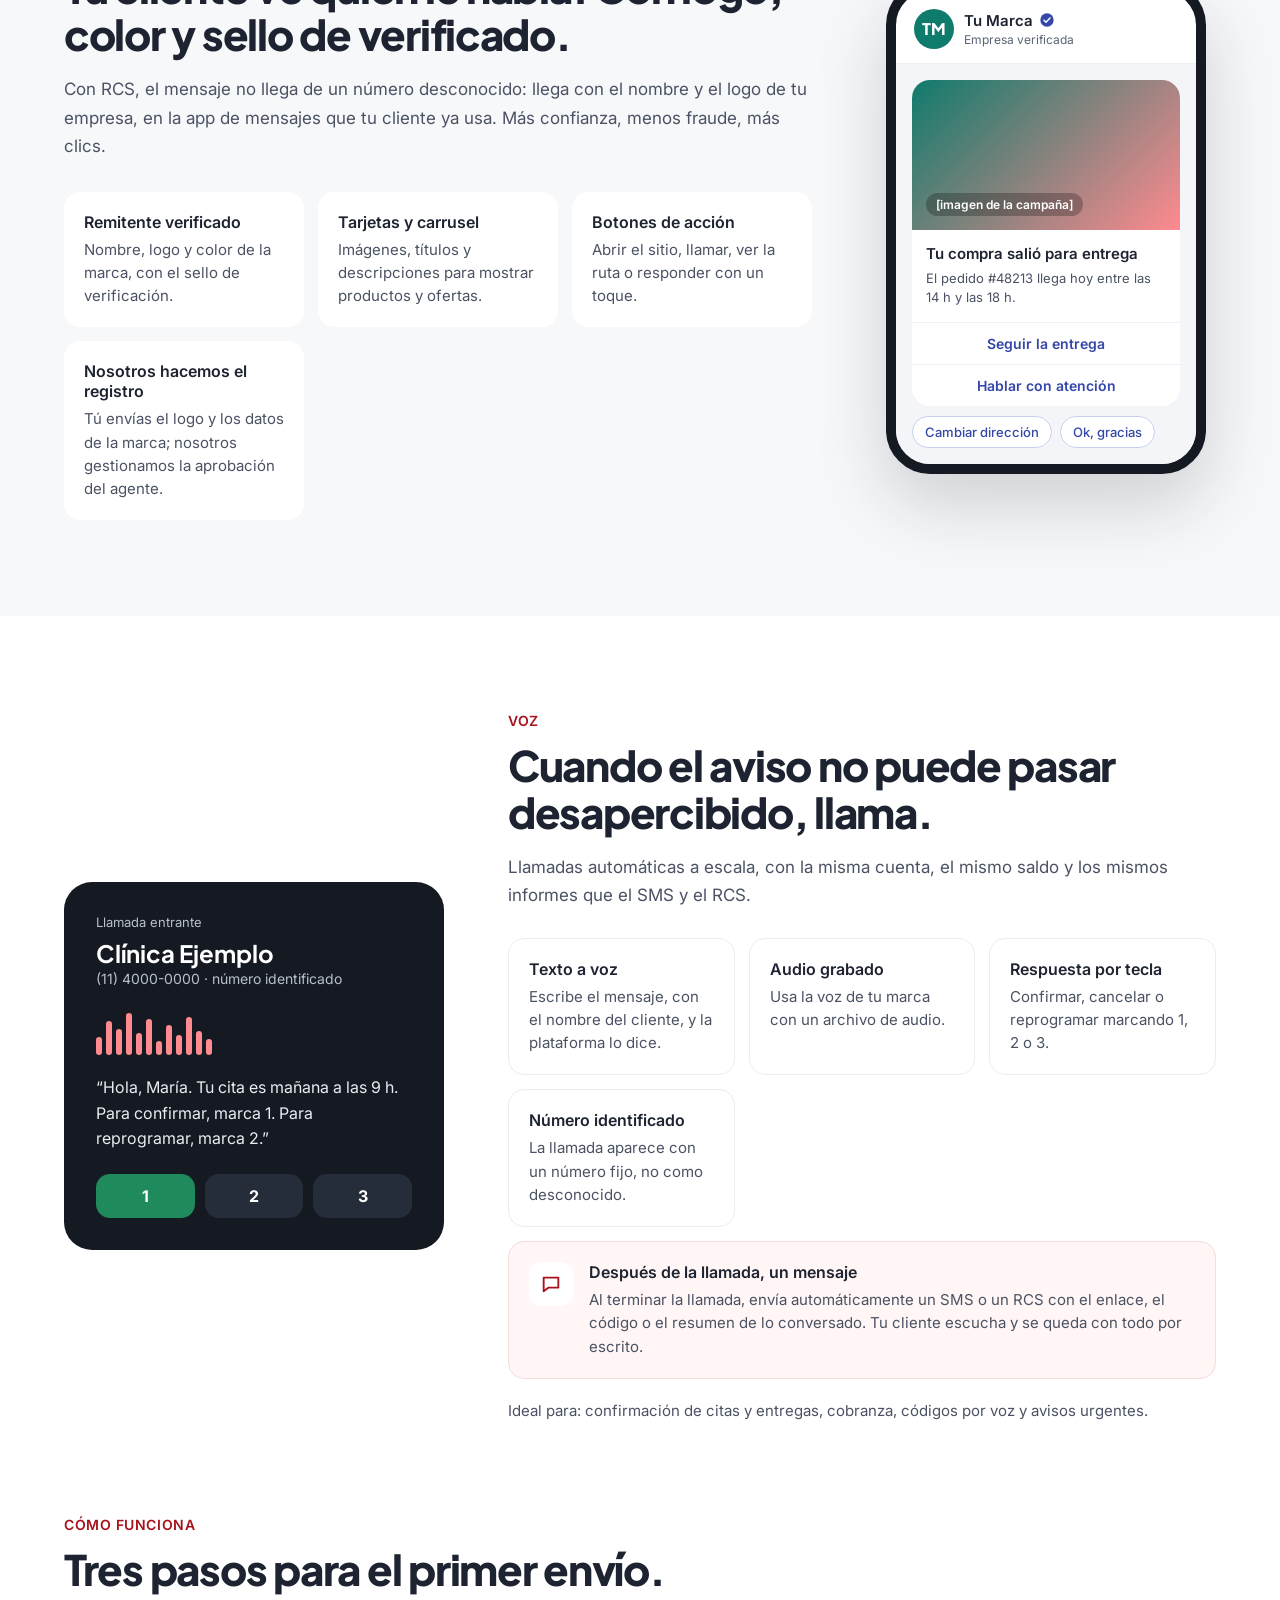
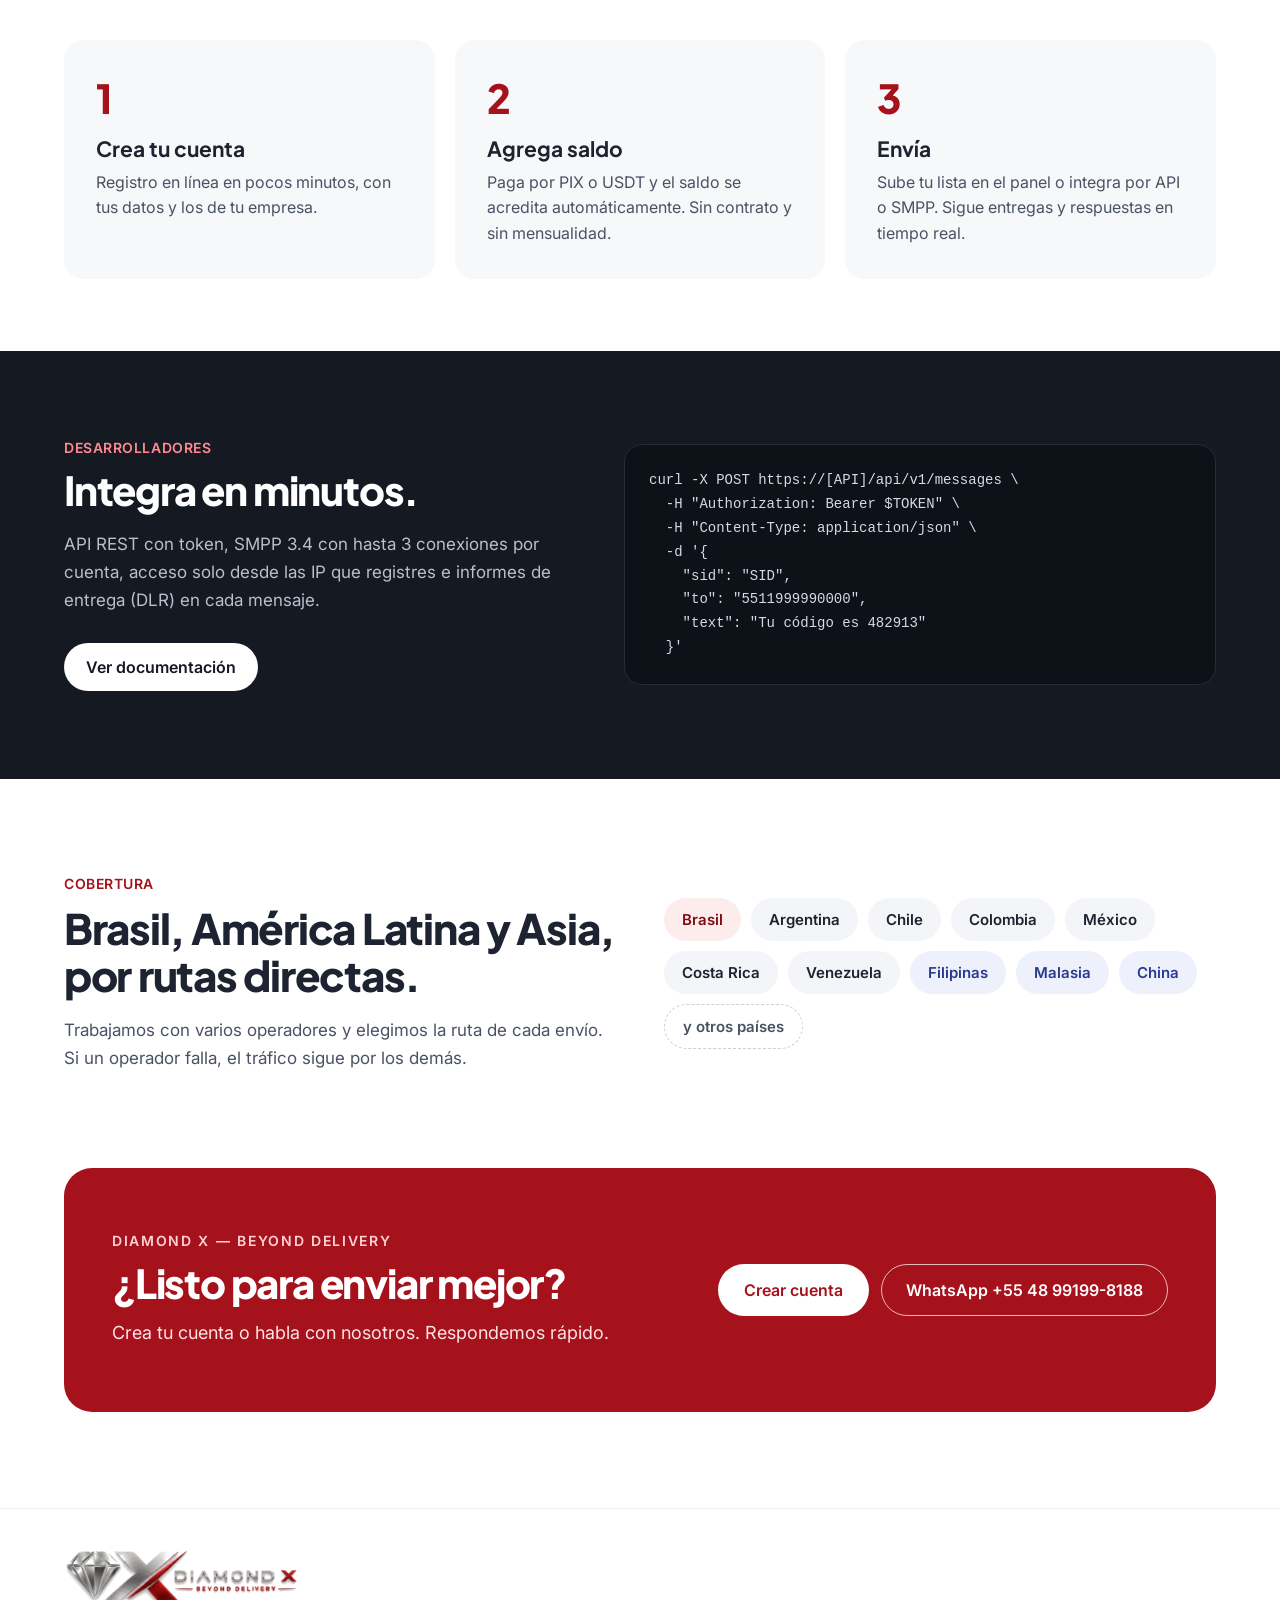
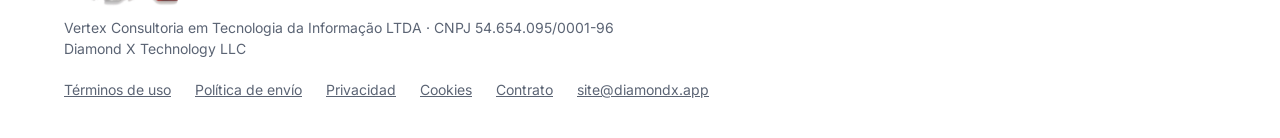
<file: es/index.html>
<!doctype html>
<html lang="es">
<head>
<meta charset="utf-8">
<meta name="viewport" content="width=device-width, initial-scale=1">
<title>Diamond X — SMS, RCS y Voz | Beyond delivery</title>
<meta name="description" content="Envía SMS, RCS con tu marca y llamadas automáticas a Brasil, América Latina y Asia. Panel, API y SMPP, recarga por PIX o USDT, sin mensualidad.">
<link rel="canonical" href="https://diamondx.app/es/">
<link rel="alternate" hreflang="pt-BR" href="https://diamondx.app/">
<link rel="alternate" hreflang="en" href="https://diamondx.app/en/">
<link rel="alternate" hreflang="es" href="https://diamondx.app/es/">
<link rel="alternate" hreflang="zh-CN" href="https://diamondx.app/zh/">
<link rel="alternate" hreflang="x-default" href="https://diamondx.app/">
<meta property="og:type" content="website">
<meta property="og:site_name" content="Diamond X">
<meta property="og:title" content="Diamond X — SMS, RCS y Voz | Beyond delivery">
<meta property="og:description" content="Envía SMS, RCS con tu marca y llamadas automáticas a Brasil, América Latina y Asia. Panel, API y SMPP, recarga por PIX o USDT, sin mensualidad.">
<meta property="og:url" content="https://diamondx.app/es/">
<meta property="og:image" content="https://diamondx.app/assets/og-image.png">
<meta property="og:locale" content="es_ES">
<meta name="twitter:card" content="summary_large_image">
<meta name="theme-color" content="#A6121C">
<link rel="icon" type="image/png" sizes="32x32" href="/assets/favicon-32.png">
<link rel="icon" type="image/png" sizes="192x192" href="/assets/favicon-192.png">
<link rel="apple-touch-icon" href="/assets/apple-touch-icon.png">
<link rel="preconnect" href="https://fonts.googleapis.com">
<link rel="preconnect" href="https://fonts.gstatic.com" crossorigin>
<link href="https://fonts.googleapis.com/css2?family=Plus+Jakarta+Sans:wght@500;600;700;800&amp;family=Inter:wght@400;500;600&amp;display=swap" rel="stylesheet">
<style>
body{margin:0}
a{color:#A6121C}a:hover{color:#7E0D15}
</style>
<link rel="stylesheet" href="/assets/site.css">
</head>
<body>
<div style="font-family: Inter, 'PingFang SC', 'Microsoft YaHei', system-ui, sans-serif; color: #1D2330; background: #FFFFFF; min-height: 100vh">

<header style="border-bottom: 1px solid #EEF0F4; background: rgba(255,255,255,0.92)">
<nav style="max-width: 1360px; margin: 0 auto; padding: 16px 24px; display: flex; flex-wrap: wrap; align-items: center; gap: 12px 28px">
<a href="#topo" style="display: flex; align-items: center; text-decoration: none">
<img src="/assets/diamondx-logo-600.png" alt="Diamond X — Beyond delivery" style="height: 44px; width: auto; display: block">
</a>
<div class="dx-navlinks" style="display: flex; flex-wrap: wrap; gap: 8px 24px; flex: 1 1 auto; font-size: 15px; font-weight: 500">
<a href="#canais" style="color: #3B4352; text-decoration: none">Canales</a>
<a href="#rcs" style="color: #3B4352; text-decoration: none">RCS</a>
<a href="#voz" style="color: #3B4352; text-decoration: none">Voz</a>
<a href="#como-funciona" style="color: #3B4352; text-decoration: none">Cómo funciona</a>
<a href="#desenvolvedores" style="color: #3B4352; text-decoration: none">Desarrolladores</a>
<a href="#cobertura" style="color: #3B4352; text-decoration: none">Cobertura</a>
<a href="#contato" style="color: #3B4352; text-decoration: none">Contacto</a>
</div>
<div style="display: flex; align-items: center; gap: 10px; flex-wrap: wrap">
<div role="group" aria-label="Idioma / Language" style="display: flex; align-items: center; gap: 2px; background: #F4F5F8; border-radius: 999px; padding: 4px">

<a href="/" hreflang="pt" lang="pt"  class="dx-lang-pill" style="font: inherit; font-size: 14px; font-weight: 600; border: 0; text-decoration: none; display: inline-flex; align-items: center; border-radius: 999px; padding: 8px 12px; min-height: 36px; cursor: pointer; background: transparent; color: #3B4352;">PT</a>

<a href="/en/" hreflang="en" lang="en"  class="dx-lang-pill" style="font: inherit; font-size: 14px; font-weight: 600; border: 0; text-decoration: none; display: inline-flex; align-items: center; border-radius: 999px; padding: 8px 12px; min-height: 36px; cursor: pointer; background: transparent; color: #3B4352;">EN</a>

<a href="/es/" hreflang="es" lang="es" aria-current="page" class="dx-lang-pill" style="font: inherit; font-size: 14px; font-weight: 600; border: 0; text-decoration: none; display: inline-flex; align-items: center; border-radius: 999px; padding: 8px 12px; min-height: 36px; cursor: pointer; background: #A6121C; color: #FFFFFF;">ES</a>

<a href="/zh/" hreflang="zh" lang="zh"  class="dx-lang-pill" style="font: inherit; font-size: 14px; font-weight: 600; border: 0; text-decoration: none; display: inline-flex; align-items: center; border-radius: 999px; padding: 8px 12px; min-height: 36px; cursor: pointer; background: transparent; color: #3B4352;">中文</a>

</div>
<a href="https://novo.diamondx.app/criar-conta?lang=es" style="font-size: 15px; font-weight: 600; color: #FFFFFF; background: #A6121C; text-decoration: none; padding: 12px 20px; border-radius: 999px">Crear cuenta</a>
<a href="https://novo.diamondx.app/" style="font-size: 15px; font-weight: 600; color: #1D2330; border: 1px solid #DCE0E8; text-decoration: none; padding: 11px 18px; border-radius: 999px">Acceder a la plataforma</a>
</div>
</nav>
</header>

<section id="topo" style="background: linear-gradient(180deg, #FFF6F5 0%, #FFFFFF 70%)">
<div style="max-width: 1200px; margin: 0 auto; padding: 88px 24px 72px; display: flex; flex-wrap: wrap; align-items: center; gap: 56px">
<div style="flex: 1 1 460px; min-width: 0">
<p style="margin: 0 0 20px; display: inline-flex; align-items: center; gap: 8px; font-size: 14px; font-weight: 600; color: #A6121C; background: #FDECEC; padding: 8px 14px; border-radius: 999px">SMS · RCS · Voz</p>
<h1 style="margin: 0; font-family: 'Plus Jakarta Sans', 'PingFang SC', sans-serif; font-weight: 800; font-size: 60px; line-height: 1.06; letter-spacing: -0.035em; color: #141922"><span style="display: block">Tu mensaje llega.</span><span style="display: block">Lo demás se vuelve simple.</span></h1>
<p style="margin: 24px 0 0; font-size: 19px; line-height: 1.6; color: #4A5263; max-width: 540px">Envía SMS y RCS a Brasil, América Latina y Asia por rutas directas. Panel fácil, API y SMPP, recargas por PIX o USDT e informes en tiempo real — todo en un solo lugar.</p>
<div style="margin-top: 36px; display: flex; flex-wrap: wrap; gap: 12px">
<a href="https://novo.diamondx.app/criar-conta?lang=es" style="font-size: 16px; font-weight: 600; color: #FFFFFF; background: #A6121C; text-decoration: none; padding: 16px 26px; border-radius: 999px">Crear cuenta</a>
<a href="https://wa.me/5548991998188" style="font-size: 16px; font-weight: 600; color: #1D2330; background: #FFFFFF; border: 1px solid #DCE0E8; text-decoration: none; padding: 15px 24px; border-radius: 999px; display: inline-flex; align-items: center; gap: 10px">
<svg width="18" height="18" viewBox="0 0 24 24" aria-hidden="true"><path d="M4 20l1.3-4A8 8 0 1 1 8 18.7L4 20z" fill="none" stroke="#1F8A5B" stroke-width="2" stroke-linejoin="round"></path></svg>
Habla con nosotros</a>
</div>
<p style="margin: 20px 0 0; font-size: 14px; color: #5B6474">Sin mensualidad. Solo pagas por lo que envías.</p>
</div>

<div style="flex: 1 1 460px; min-width: 0">
<div style="background: #FFFFFF; border: 1px solid #EAECF1; border-radius: 20px; box-shadow: 0 24px 60px rgba(29,35,48,0.10); padding: 24px">
<div style="display: flex; justify-content: space-between; align-items: center; margin-bottom: 18px; gap: 12px">
<p style="margin: 0; font-family: 'Plus Jakarta Sans', 'PingFang SC', sans-serif; font-weight: 700; font-size: 17px">Envíos por campaña</p>
<p style="margin: 0; font-size: 12px; color: #5B6474; background: #F4F5F8; padding: 6px 10px; border-radius: 999px">datos ilustrativos</p>
</div>
<div style="display: grid; grid-template-columns: repeat(3, minmax(0, 1fr)); gap: 12px">
<div style="background: #F7F8FA; border-radius: 14px; padding: 16px"><p style="margin: 0; font-size: 13px; color: #5B6474">Enviados</p><p style="margin: 6px 0 0; font-family: 'Plus Jakarta Sans', sans-serif; font-weight: 700; font-size: 26px">12.480</p></div>
<div style="background: #EAF6F0; border-radius: 14px; padding: 16px"><p style="margin: 0; font-size: 13px; color: #1A6B47">Entregados</p><p style="margin: 6px 0 0; font-family: 'Plus Jakarta Sans', sans-serif; font-weight: 700; font-size: 26px; color: #155C3C">12.105</p></div>
<div style="background: #FDECEC; border-radius: 14px; padding: 16px"><p style="margin: 0; font-size: 13px; color: #8E1018">Respuestas</p><p style="margin: 6px 0 0; font-family: 'Plus Jakarta Sans', sans-serif; font-weight: 700; font-size: 26px; color: #7E0D15">318</p></div>
</div>
<div style="margin-top: 18px; display: flex; flex-direction: column; gap: 10px">
<div style="display: flex; align-items: center; gap: 12px; padding: 12px 14px; border: 1px solid #EEF0F4; border-radius: 12px"><span style="width: 8px; height: 8px; border-radius: 50%; background: #1F8A5B"></span><span style="flex: 1; font-size: 14px">Promo de fin de semana</span><span style="font-size: 13px; color: #5B6474">SMS · Completada</span></div>
<div style="display: flex; align-items: center; gap: 12px; padding: 12px 14px; border: 1px solid #EEF0F4; border-radius: 12px"><span style="width: 8px; height: 8px; border-radius: 50%; background: #E8A317"></span><span style="flex: 1; font-size: 14px">Recordatorio de pago</span><span style="font-size: 13px; color: #5B6474">SMS · Enviando</span></div>
<div style="display: flex; align-items: center; gap: 12px; padding: 12px 14px; border: 1px solid #EEF0F4; border-radius: 12px"><span style="width: 8px; height: 8px; border-radius: 50%; background: #A6121C"></span><span style="flex: 1; font-size: 14px">Lanzamiento de colección</span><span style="font-size: 13px; color: #5B6474">RCS · Programada</span></div>
</div>
</div>
</div>
</div>
</section>

<section aria-label="Diferenciais" style="border-top: 1px solid #EEF0F4; border-bottom: 1px solid #EEF0F4; background: #FAFBFC">
<div style="max-width: 1200px; margin: 0 auto; padding: 28px 24px; display: flex; flex-wrap: wrap; justify-content: space-between; gap: 16px 32px; font-size: 15px; font-weight: 500; color: #3B4352">
<span>Rutas directas en Brasil, LATAM y Asia</span>
<span>Recarga por PIX o USDT</span>
<span>API REST y SMPP</span>
<span>Respuestas de clientes en el panel</span>
<span>Panel en PT · EN · ES · 中文</span>
</div>
</section>

<section id="canais" style="max-width: 1200px; margin: 0 auto; padding: 96px 24px 40px">
<p style="margin: 0; font-size: 14px; font-weight: 600; color: #A6121C; letter-spacing: 0.04em; text-transform: uppercase">Canales</p>
<h2 style="margin: 12px 0 0; font-family: 'Plus Jakarta Sans', 'PingFang SC', sans-serif; font-weight: 800; font-size: 42px; letter-spacing: -0.03em; line-height: 1.12; max-width: 680px">Del código de verificación a la campaña con botones.</h2>
<div style="margin-top: 48px; display: grid; grid-template-columns: repeat(auto-fit, minmax(280px, 1fr)); gap: 20px">
<article style="border: 1px solid #EAECF1; border-radius: 20px; padding: 32px; background: #FFFFFF">
<div style="width: 48px; height: 48px; border-radius: 14px; background: #FDECEC; display: flex; align-items: center; justify-content: center"><svg width="24" height="24" viewBox="0 0 24 24" aria-hidden="true"><path d="M4 5h16v11H9l-5 4z" fill="none" stroke="#A6121C" stroke-width="2" stroke-linejoin="round"></path></svg></div>
<h3 style="margin: 20px 0 0; font-family: 'Plus Jakarta Sans', sans-serif; font-weight: 700; font-size: 24px">SMS</h3>
<p style="margin: 10px 0 0; font-size: 16px; line-height: 1.6; color: #4A5263">Códigos, alertas, recordatorios y campañas. Los mensajes largos llegan completos y las respuestas de tus clientes aparecen en el panel.</p>
</article>
<article style="border: 1px solid #EAECF1; border-radius: 20px; padding: 32px; background: #FFFFFF">
<div style="width: 48px; height: 48px; border-radius: 14px; background: #EEF1FB; display: flex; align-items: center; justify-content: center"><svg width="24" height="24" viewBox="0 0 24 24" aria-hidden="true"><rect x="4" y="4" width="16" height="12" rx="3" fill="none" stroke="#3446A8" stroke-width="2"></rect><path d="M8 20h8" stroke="#3446A8" stroke-width="2" stroke-linecap="round"></path></svg></div>
<h3 style="margin: 20px 0 0; font-family: 'Plus Jakarta Sans', sans-serif; font-weight: 700; font-size: 24px">RCS</h3>
<p style="margin: 10px 0 0; font-size: 16px; line-height: 1.6; color: #4A5263">Mensajes con tu marca verificada, imágenes y botones, directo en la app de mensajes del celular.</p>
</article>
<article style="border: 1px solid #EAECF1; border-radius: 20px; padding: 32px; background: #FFFFFF">
<div style="width: 48px; height: 48px; border-radius: 14px; background: #EEF0F4; display: flex; align-items: center; justify-content: center"><svg width="24" height="24" viewBox="0 0 24 24" aria-hidden="true"><path d="M6 3h3l2 5-2 1a11 11 0 0 0 6 6l1-2 5 2v3a2 2 0 0 1-2 2A16 16 0 0 1 4 5a2 2 0 0 1 2-2z" fill="none" stroke="#5B6474" stroke-width="2" stroke-linejoin="round"></path></svg></div>
<h3 style="margin: 20px 0 0; font-family: 'Plus Jakarta Sans', 'PingFang SC', sans-serif; font-weight: 700; font-size: 24px">Voz</h3>
<p style="margin: 10px 0 0; font-size: 16px; line-height: 1.6; color: #4A5263">Llamadas automáticas para confirmaciones y avisos importantes.</p>
</article>
</div>
</section>

<section id="rcs" style="background: #F7F8FA; margin-top: 56px">
<div style="max-width: 1200px; margin: 0 auto; padding: 96px 24px; display: flex; flex-wrap: wrap; align-items: center; gap: 64px">
<div style="flex: 1 1 440px; min-width: 0">
<p style="margin: 0; font-size: 14px; font-weight: 600; color: #3446A8; letter-spacing: 0.04em; text-transform: uppercase">RCS con tu marca</p>
<h2 style="margin: 12px 0 0; font-family: 'Plus Jakarta Sans', 'PingFang SC', sans-serif; font-weight: 800; font-size: 42px; letter-spacing: -0.03em; line-height: 1.12">Tu cliente ve quién le habla. Con logo, color y sello de verificado.</h2>
<p style="margin: 18px 0 0; font-size: 17px; line-height: 1.65; color: #4A5263">Con RCS, el mensaje no llega de un número desconocido: llega con el nombre y el logo de tu empresa, en la app de mensajes que tu cliente ya usa. Más confianza, menos fraude, más clics.</p>
<div style="margin-top: 32px; display: grid; grid-template-columns: repeat(auto-fit, minmax(220px, 1fr)); gap: 14px">
<div style="background: #FFFFFF; border-radius: 16px; padding: 20px"><p style="margin: 0; font-weight: 600; font-size: 16px">Remitente verificado</p><p style="margin: 6px 0 0; font-size: 15px; line-height: 1.55; color: #4A5263">Nombre, logo y color de la marca, con el sello de verificación.</p></div>
<div style="background: #FFFFFF; border-radius: 16px; padding: 20px"><p style="margin: 0; font-weight: 600; font-size: 16px">Tarjetas y carrusel</p><p style="margin: 6px 0 0; font-size: 15px; line-height: 1.55; color: #4A5263">Imágenes, títulos y descripciones para mostrar productos y ofertas.</p></div>
<div style="background: #FFFFFF; border-radius: 16px; padding: 20px"><p style="margin: 0; font-weight: 600; font-size: 16px">Botones de acción</p><p style="margin: 6px 0 0; font-size: 15px; line-height: 1.55; color: #4A5263">Abrir el sitio, llamar, ver la ruta o responder con un toque.</p></div>
<div style="background: #FFFFFF; border-radius: 16px; padding: 20px"><p style="margin: 0; font-weight: 600; font-size: 16px">Nosotros hacemos el registro</p><p style="margin: 6px 0 0; font-size: 15px; line-height: 1.55; color: #4A5263">Tú envías el logo y los datos de la marca; nosotros gestionamos la aprobación del agente.</p></div>
</div>
</div>
<div style="flex: 0 1 340px; min-width: 0; display: flex; justify-content: center">
<div role="img" aria-label="Ejemplo de mensaje RCS con marca verificada" style="width: 320px; background: #FFFFFF; border: 10px solid #141922; border-radius: 44px; overflow: hidden; box-shadow: 0 30px 70px rgba(20,25,34,0.18)">
<div style="padding: 18px 18px 14px; border-bottom: 1px solid #EEF0F4; display: flex; align-items: center; gap: 10px">
<div style="width: 40px; height: 40px; border-radius: 50%; background: #0F7B6C; color: #FFFFFF; display: flex; align-items: center; justify-content: center; font-family: 'Plus Jakarta Sans', sans-serif; font-weight: 800; font-size: 16px">TM</div>
<div style="flex: 1; min-width: 0">
<p style="margin: 0; font-weight: 600; font-size: 15px; display: flex; align-items: center; gap: 6px">Tu Marca <svg width="16" height="16" viewBox="0 0 24 24" aria-hidden="true"><circle cx="12" cy="12" r="10" fill="#3446A8"></circle><path d="M7.5 12.5l3 3 6-6.5" fill="none" stroke="#FFFFFF" stroke-width="2.2" stroke-linecap="round" stroke-linejoin="round"></path></svg></p>
<p style="margin: 2px 0 0; font-size: 12px; color: #5B6474">Empresa verificada</p>
</div>
</div>
<div style="padding: 16px; background: #F4F5F8; display: flex; flex-direction: column; gap: 10px">
<div style="background: #FFFFFF; border-radius: 18px; overflow: hidden">
<div style="height: 150px; background: linear-gradient(135deg, #0F7B6C 0%, #FF8A8F 100%); display: flex; align-items: flex-end; padding: 14px; box-sizing: border-box"><span style="font-size: 12px; font-weight: 600; color: #FFFFFF; background: rgba(0,0,0,0.25); padding: 4px 10px; border-radius: 999px">[imagen de la campaña]</span></div>
<div style="padding: 14px">
<p style="margin: 0; font-weight: 600; font-size: 15px">Tu compra salió para entrega</p>
<p style="margin: 6px 0 0; font-size: 13px; line-height: 1.5; color: #4A5263">El pedido #48213 llega hoy entre las 14 h y las 18 h.</p>
</div>
<div style="border-top: 1px solid #EEF0F4; display: flex; flex-direction: column">
<span style="padding: 12px; text-align: center; font-size: 14px; font-weight: 600; color: #3446A8">Seguir la entrega</span>
<span style="padding: 12px; text-align: center; font-size: 14px; font-weight: 600; color: #3446A8; border-top: 1px solid #EEF0F4">Hablar con atención</span>
</div>
</div>
<div style="display: flex; gap: 8px; flex-wrap: wrap">
<span style="font-size: 13px; font-weight: 500; color: #3446A8; border: 1px solid #C9D0EE; background: #FFFFFF; padding: 7px 12px; border-radius: 999px">Cambiar dirección</span>
<span style="font-size: 13px; font-weight: 500; color: #3446A8; border: 1px solid #C9D0EE; background: #FFFFFF; padding: 7px 12px; border-radius: 999px">Ok, gracias</span>
</div>
</div>
</div>
</div>
</div>
</section>

<section id="voz" style="max-width: 1200px; margin: 0 auto; padding: 96px 24px 24px; display: flex; flex-wrap: wrap; align-items: center; gap: 64px">
<div style="flex: 0 1 380px; min-width: 0">
<div role="img" aria-label="Ejemplo de llamada automática con confirmación por tecla" style="background: #141922; border-radius: 28px; padding: 32px; color: #FFFFFF">
<p style="margin: 0; font-size: 13px; color: #B9C0CC">Llamada entrante</p>
<p style="margin: 8px 0 0; font-family: 'Plus Jakarta Sans', 'PingFang SC', sans-serif; font-weight: 700; font-size: 24px">Clínica Ejemplo</p>
<p style="margin: 2px 0 0; font-size: 14px; color: #B9C0CC">(11) 4000-0000 · número identificado</p>
<div style="margin-top: 24px; display: flex; align-items: flex-end; gap: 4px; height: 44px" aria-hidden="true">
<span style="width: 6px; height: 18px; background: #FF8A8F; border-radius: 3px"></span><span style="width: 6px; height: 34px; background: #FF8A8F; border-radius: 3px"></span><span style="width: 6px; height: 26px; background: #FF8A8F; border-radius: 3px"></span><span style="width: 6px; height: 42px; background: #FF8A8F; border-radius: 3px"></span><span style="width: 6px; height: 22px; background: #FF8A8F; border-radius: 3px"></span><span style="width: 6px; height: 36px; background: #FF8A8F; border-radius: 3px"></span><span style="width: 6px; height: 14px; background: #FF8A8F; border-radius: 3px"></span><span style="width: 6px; height: 30px; background: #FF8A8F; border-radius: 3px"></span><span style="width: 6px; height: 20px; background: #FF8A8F; border-radius: 3px"></span><span style="width: 6px; height: 38px; background: #FF8A8F; border-radius: 3px"></span><span style="width: 6px; height: 24px; background: #FF8A8F; border-radius: 3px"></span><span style="width: 6px; height: 16px; background: #FF8A8F; border-radius: 3px"></span>
</div>
<p style="margin: 20px 0 0; font-size: 16px; line-height: 1.6; color: #E9ECF2">“Hola, María. Tu cita es mañana a las 9 h. Para confirmar, marca 1. Para reprogramar, marca 2.”</p>
<div style="margin-top: 22px; display: grid; grid-template-columns: repeat(3, minmax(0, 1fr)); gap: 10px">
<span style="text-align: center; padding: 12px 0; border-radius: 14px; background: #1F8A5B; font-weight: 700">1</span>
<span style="text-align: center; padding: 12px 0; border-radius: 14px; background: #262D3A; font-weight: 700">2</span>
<span style="text-align: center; padding: 12px 0; border-radius: 14px; background: #262D3A; font-weight: 700">3</span>
</div>
</div>
</div>
<div style="flex: 1 1 440px; min-width: 0">
<p style="margin: 0; font-size: 14px; font-weight: 600; color: #A6121C; letter-spacing: 0.04em; text-transform: uppercase">Voz</p>
<h2 style="margin: 12px 0 0; font-family: 'Plus Jakarta Sans', 'PingFang SC', sans-serif; font-weight: 800; font-size: 42px; letter-spacing: -0.03em; line-height: 1.12">Cuando el aviso no puede pasar desapercibido, llama.</h2>
<p style="margin: 18px 0 0; font-size: 17px; line-height: 1.65; color: #4A5263">Llamadas automáticas a escala, con la misma cuenta, el mismo saldo y los mismos informes que el SMS y el RCS.</p>
<div style="margin-top: 28px; display: grid; grid-template-columns: repeat(auto-fit, minmax(220px, 1fr)); gap: 14px">
<div style="border: 1px solid #EAECF1; border-radius: 16px; padding: 20px"><p style="margin: 0; font-weight: 600; font-size: 16px">Texto a voz</p><p style="margin: 6px 0 0; font-size: 15px; line-height: 1.55; color: #4A5263">Escribe el mensaje, con el nombre del cliente, y la plataforma lo dice.</p></div>
<div style="border: 1px solid #EAECF1; border-radius: 16px; padding: 20px"><p style="margin: 0; font-weight: 600; font-size: 16px">Audio grabado</p><p style="margin: 6px 0 0; font-size: 15px; line-height: 1.55; color: #4A5263">Usa la voz de tu marca con un archivo de audio.</p></div>
<div style="border: 1px solid #EAECF1; border-radius: 16px; padding: 20px"><p style="margin: 0; font-weight: 600; font-size: 16px">Respuesta por tecla</p><p style="margin: 6px 0 0; font-size: 15px; line-height: 1.55; color: #4A5263">Confirmar, cancelar o reprogramar marcando 1, 2 o 3.</p></div>
<div style="border: 1px solid #EAECF1; border-radius: 16px; padding: 20px"><p style="margin: 0; font-weight: 600; font-size: 16px">Número identificado</p><p style="margin: 6px 0 0; font-size: 15px; line-height: 1.55; color: #4A5263">La llamada aparece con un número fijo, no como desconocido.</p></div>
</div>
<div style="margin-top: 14px; background: #FFF6F5; border: 1px solid #F3DCDC; border-radius: 16px; padding: 20px; display: flex; gap: 16px; align-items: flex-start">
<div style="flex: 0 0 auto; width: 44px; height: 44px; border-radius: 12px; background: #FFFFFF; display: flex; align-items: center; justify-content: center"><svg width="22" height="22" viewBox="0 0 24 24" aria-hidden="true"><path d="M4 5h16v11H9l-5 4z" fill="none" stroke="#A6121C" stroke-width="2" stroke-linejoin="round"></path></svg></div>
<div style="min-width: 0">
<p style="margin: 0; font-weight: 600; font-size: 16px">Después de la llamada, un mensaje</p>
<p style="margin: 6px 0 0; font-size: 15px; line-height: 1.55; color: #4A5263">Al terminar la llamada, envía automáticamente un SMS o un RCS con el enlace, el código o el resumen de lo conversado. Tu cliente escucha y se queda con todo por escrito.</p>
</div>
</div>
<p style="margin: 22px 0 0; font-size: 15px; color: #4A5263">Ideal para: confirmación de citas y entregas, cobranza, códigos por voz y avisos urgentes.</p>
</div>
</section>

<section id="como-funciona" style="max-width: 1200px; margin: 0 auto; padding: 72px 24px">
<p style="margin: 0; font-size: 14px; font-weight: 600; color: #A6121C; letter-spacing: 0.04em; text-transform: uppercase">Cómo funciona</p>
<h2 style="margin: 12px 0 0; font-family: 'Plus Jakarta Sans', 'PingFang SC', sans-serif; font-weight: 800; font-size: 42px; letter-spacing: -0.03em; line-height: 1.12">Tres pasos para el primer envío.</h2>
<div style="margin-top: 48px; display: grid; grid-template-columns: repeat(auto-fit, minmax(260px, 1fr)); gap: 20px">
<div style="background: #F7F8FA; border-radius: 20px; padding: 32px">
<p style="margin: 0; font-family: 'Plus Jakarta Sans', sans-serif; font-weight: 800; font-size: 40px; color: #A6121C">1</p>
<h3 style="margin: 12px 0 0; font-family: 'Plus Jakarta Sans', 'PingFang SC', sans-serif; font-weight: 700; font-size: 21px">Crea tu cuenta</h3>
<p style="margin: 8px 0 0; font-size: 16px; line-height: 1.6; color: #4A5263">Registro en línea en pocos minutos, con tus datos y los de tu empresa.</p>
</div>
<div style="background: #F7F8FA; border-radius: 20px; padding: 32px">
<p style="margin: 0; font-family: 'Plus Jakarta Sans', sans-serif; font-weight: 800; font-size: 40px; color: #A6121C">2</p>
<h3 style="margin: 12px 0 0; font-family: 'Plus Jakarta Sans', 'PingFang SC', sans-serif; font-weight: 700; font-size: 21px">Agrega saldo</h3>
<p style="margin: 8px 0 0; font-size: 16px; line-height: 1.6; color: #4A5263">Paga por PIX o USDT y el saldo se acredita automáticamente. Sin contrato y sin mensualidad.</p>
</div>
<div style="background: #F7F8FA; border-radius: 20px; padding: 32px">
<p style="margin: 0; font-family: 'Plus Jakarta Sans', sans-serif; font-weight: 800; font-size: 40px; color: #A6121C">3</p>
<h3 style="margin: 12px 0 0; font-family: 'Plus Jakarta Sans', 'PingFang SC', sans-serif; font-weight: 700; font-size: 21px">Envía</h3>
<p style="margin: 8px 0 0; font-size: 16px; line-height: 1.6; color: #4A5263">Sube tu lista en el panel o integra por API o SMPP. Sigue entregas y respuestas en tiempo real.</p>
</div>
</div>
</section>

<section id="desenvolvedores" style="background: #141922; color: #E9ECF2">
<div style="max-width: 1200px; margin: 0 auto; padding: 88px 24px; display: flex; flex-wrap: wrap; gap: 48px; align-items: center">
<div style="flex: 1 1 400px; min-width: 0">
<p style="margin: 0; font-size: 14px; font-weight: 600; color: #FF8A8F; letter-spacing: 0.04em; text-transform: uppercase">Desarrolladores</p>
<h2 style="margin: 12px 0 0; font-family: 'Plus Jakarta Sans', 'PingFang SC', sans-serif; font-weight: 800; font-size: 40px; letter-spacing: -0.03em; line-height: 1.12; color: #FFFFFF">Integra en minutos.</h2>
<p style="margin: 18px 0 0; font-size: 17px; line-height: 1.65; color: #B9C0CC">API REST con token, SMPP 3.4 con hasta 3 conexiones por cuenta, acceso solo desde las IP que registres e informes de entrega (DLR) en cada mensaje.</p>
<a href="/es/docs/" style="margin-top: 28px; display: inline-block; font-size: 16px; font-weight: 600; color: #141922; background: #FFFFFF; text-decoration: none; padding: 14px 22px; border-radius: 999px">Ver documentación</a>
</div>
<div style="flex: 1 1 480px; min-width: 0; background: #0D1118; border: 1px solid #262D3A; border-radius: 18px; padding: 24px; overflow-x: auto">
<pre style="margin: 0; font-family: ui-monospace, Menlo, monospace; font-size: 14px; line-height: 1.7; color: #D5DAE3">curl -X POST https://[API]/api/v1/messages \
  -H "Authorization: Bearer $TOKEN" \
  -H "Content-Type: application/json" \
  -d '{
    "sid": "SID",
    "to": "5511999990000",
    "text": "Tu código es 482913"
  }'</pre>
</div>
</div>
</section>

<section id="cobertura" style="max-width: 1200px; margin: 0 auto; padding: 96px 24px; display: flex; flex-wrap: wrap; gap: 48px; align-items: center">
<div style="flex: 1 1 420px; min-width: 0">
<p style="margin: 0; font-size: 14px; font-weight: 600; color: #A6121C; letter-spacing: 0.04em; text-transform: uppercase">Cobertura</p>
<h2 style="margin: 12px 0 0; font-family: 'Plus Jakarta Sans', 'PingFang SC', sans-serif; font-weight: 800; font-size: 42px; letter-spacing: -0.03em; line-height: 1.12">Brasil, América Latina y Asia, por rutas directas.</h2>
<p style="margin: 18px 0 0; font-size: 17px; line-height: 1.65; color: #4A5263">Trabajamos con varios operadores y elegimos la ruta de cada envío. Si un operador falla, el tráfico sigue por los demás.</p>
</div>
<div style="flex: 1 1 420px; min-width: 0; display: flex; flex-wrap: wrap; gap: 10px">

<span style="font-size: 15px; font-weight: 600; padding: 12px 18px; border-radius: 999px; background: #FDECEC; color: #7E0D15;">Brasil</span>

<span style="font-size: 15px; font-weight: 600; padding: 12px 18px; border-radius: 999px; background: #F4F5F8;">Argentina</span>

<span style="font-size: 15px; font-weight: 600; padding: 12px 18px; border-radius: 999px; background: #F4F5F8;">Chile</span>

<span style="font-size: 15px; font-weight: 600; padding: 12px 18px; border-radius: 999px; background: #F4F5F8;">Colombia</span>

<span style="font-size: 15px; font-weight: 600; padding: 12px 18px; border-radius: 999px; background: #F4F5F8;">México</span>

<span style="font-size: 15px; font-weight: 600; padding: 12px 18px; border-radius: 999px; background: #F4F5F8;">Costa Rica</span>

<span style="font-size: 15px; font-weight: 600; padding: 12px 18px; border-radius: 999px; background: #F4F5F8;">Venezuela</span>

<span style="font-size: 15px; font-weight: 600; padding: 12px 18px; border-radius: 999px; background: #EEF1FB; color: #2A3A8F;">Filipinas</span>

<span style="font-size: 15px; font-weight: 600; padding: 12px 18px; border-radius: 999px; background: #EEF1FB; color: #2A3A8F;">Malasia</span>

<span style="font-size: 15px; font-weight: 600; padding: 12px 18px; border-radius: 999px; background: #EEF1FB; color: #2A3A8F;">China</span>

<span style="font-size: 15px; font-weight: 600; padding: 12px 18px; border-radius: 999px; border: 1px dashed #C9CED8; color: #4A5263;">y otros países</span>

</div>
</section>

<section id="contato" style="max-width: 1200px; margin: 0 auto; padding: 0 24px 96px">
<div style="background: #A6121C; border-radius: 28px; padding: 64px 48px; display: flex; flex-wrap: wrap; align-items: center; justify-content: space-between; gap: 32px; color: #FFFFFF">
<div style="flex: 1 1 420px; min-width: 0">
<p style="margin: 0 0 12px; font-size: 14px; font-weight: 600; letter-spacing: 0.12em; text-transform: uppercase; color: #FFD3D6">Diamond X — Beyond delivery</p>
<h2 style="margin: 0; font-family: 'Plus Jakarta Sans', 'PingFang SC', sans-serif; font-weight: 800; font-size: 40px; letter-spacing: -0.03em; line-height: 1.12">¿Listo para enviar mejor?</h2>
<p style="margin: 14px 0 0; font-size: 18px; line-height: 1.6; color: #FFE3E5">Crea tu cuenta o habla con nosotros. Respondemos rápido.</p>
</div>
<div style="display: flex; flex-wrap: wrap; gap: 12px">
<a href="https://novo.diamondx.app/criar-conta?lang=es" style="font-size: 16px; font-weight: 600; color: #A6121C; background: #FFFFFF; text-decoration: none; padding: 16px 26px; border-radius: 999px">Crear cuenta</a>
<a href="https://wa.me/5548991998188" style="font-size: 16px; font-weight: 600; color: #FFFFFF; border: 1.5px solid rgba(255,255,255,0.7); text-decoration: none; padding: 15px 24px; border-radius: 999px">WhatsApp +55 48 99199-8188</a>
</div>
</div>
</section>

<footer style="border-top: 1px solid #EEF0F4">
<div style="max-width: 1200px; margin: 0 auto; padding: 40px 24px; display: flex; flex-wrap: wrap; justify-content: space-between; gap: 24px; font-size: 14px; color: #5B6474">
<div>
<img src="/assets/diamondx-logo-600.png" alt="Diamond X — Beyond delivery" style="height: 60px; width: auto; display: block">
<p style="margin: 10px 0 0">Vertex Consultoria em Tecnologia da Informação LTDA · CNPJ 54.654.095/0001-96</p>
<p style="margin: 4px 0 0">Diamond X Technology LLC</p>
</div>
<div style="display: flex; flex-wrap: wrap; gap: 24px">
<a href="/es/termos/#termos" style="color: #5B6474">Términos de uso</a>
<a href="/es/termos/#uso-aceitavel" style="color: #5B6474">Política de envío</a>
<a href="/es/termos/#privacidade" style="color: #5B6474">Privacidad</a>
<a href="/es/termos/#cookies" style="color: #5B6474">Cookies</a>
<a href="/es/termos/#contrato" style="color: #5B6474">Contrato</a>
<a href="mailto:site@diamondx.app" style="color: #5B6474">site@diamondx.app</a>
</div>
</div>
</footer>
</div>
<script src="/assets/site.js" defer></script>
</body>
</html>
</file>
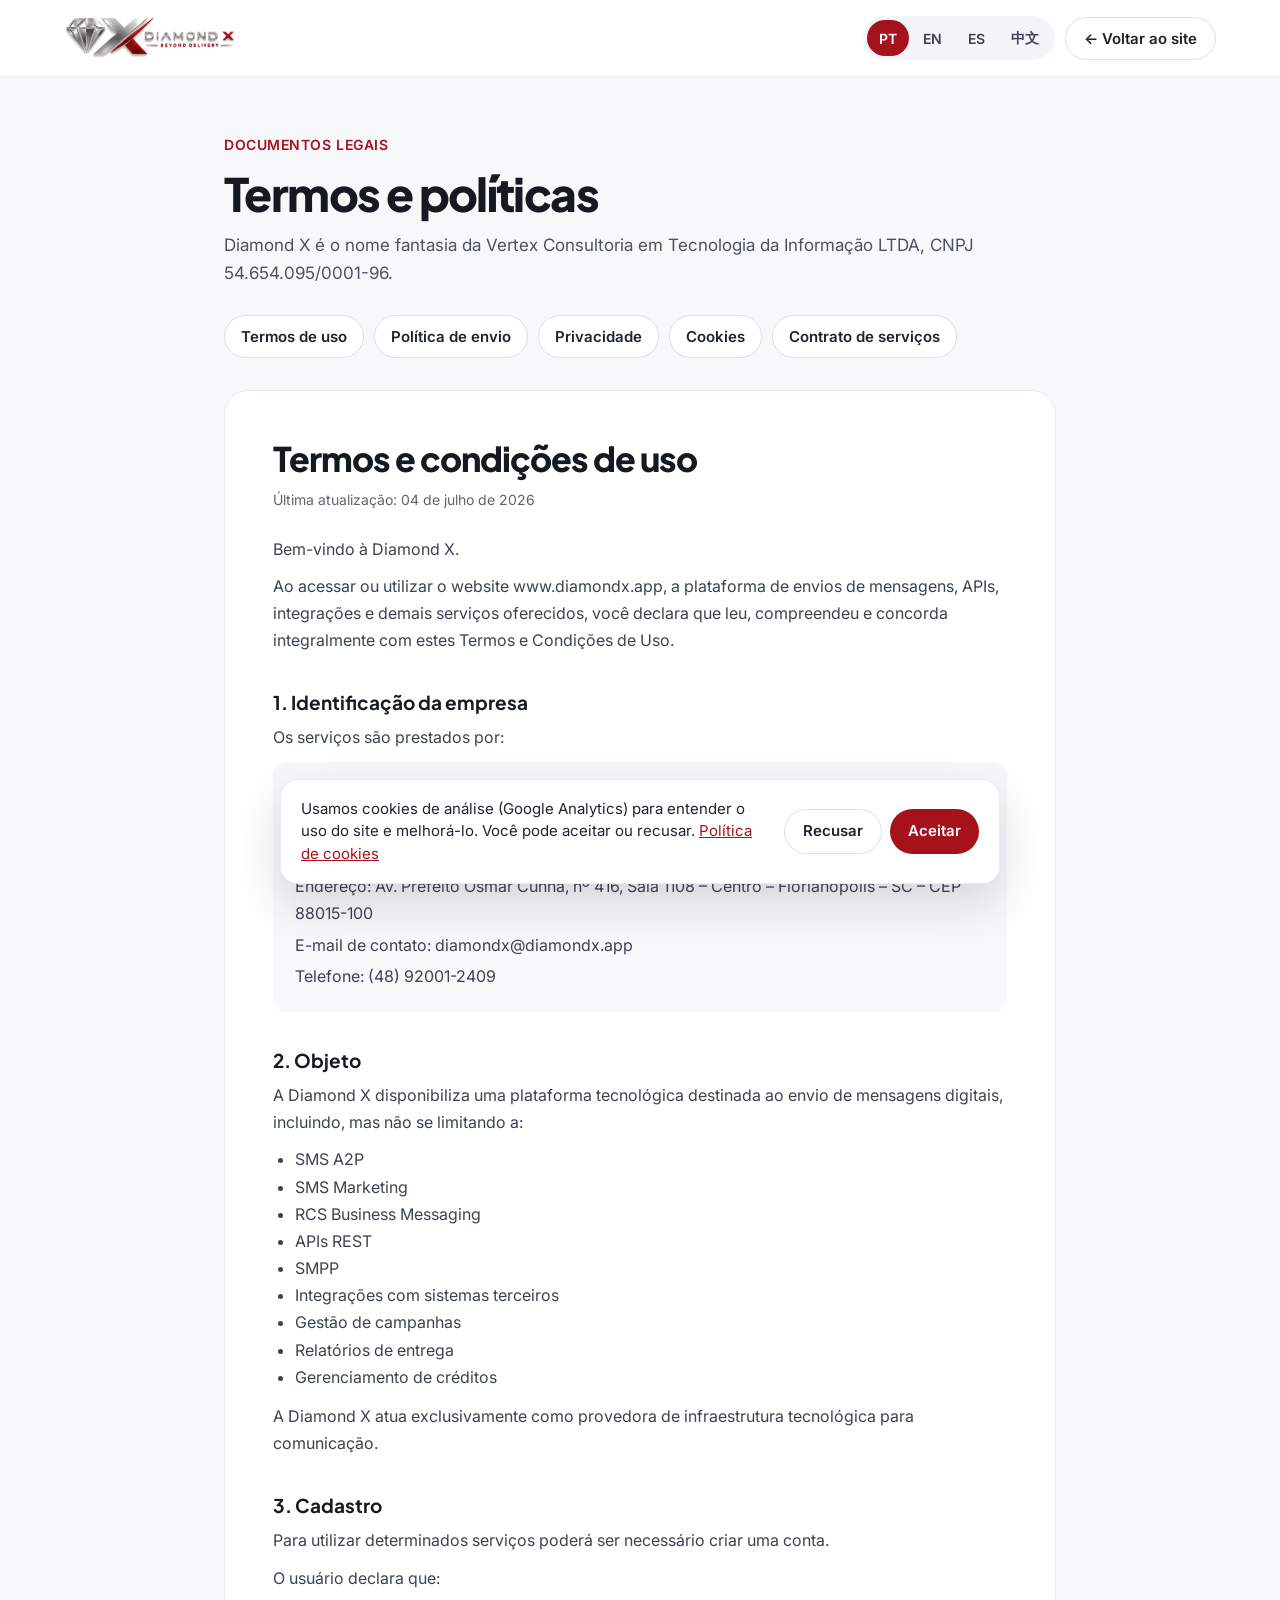
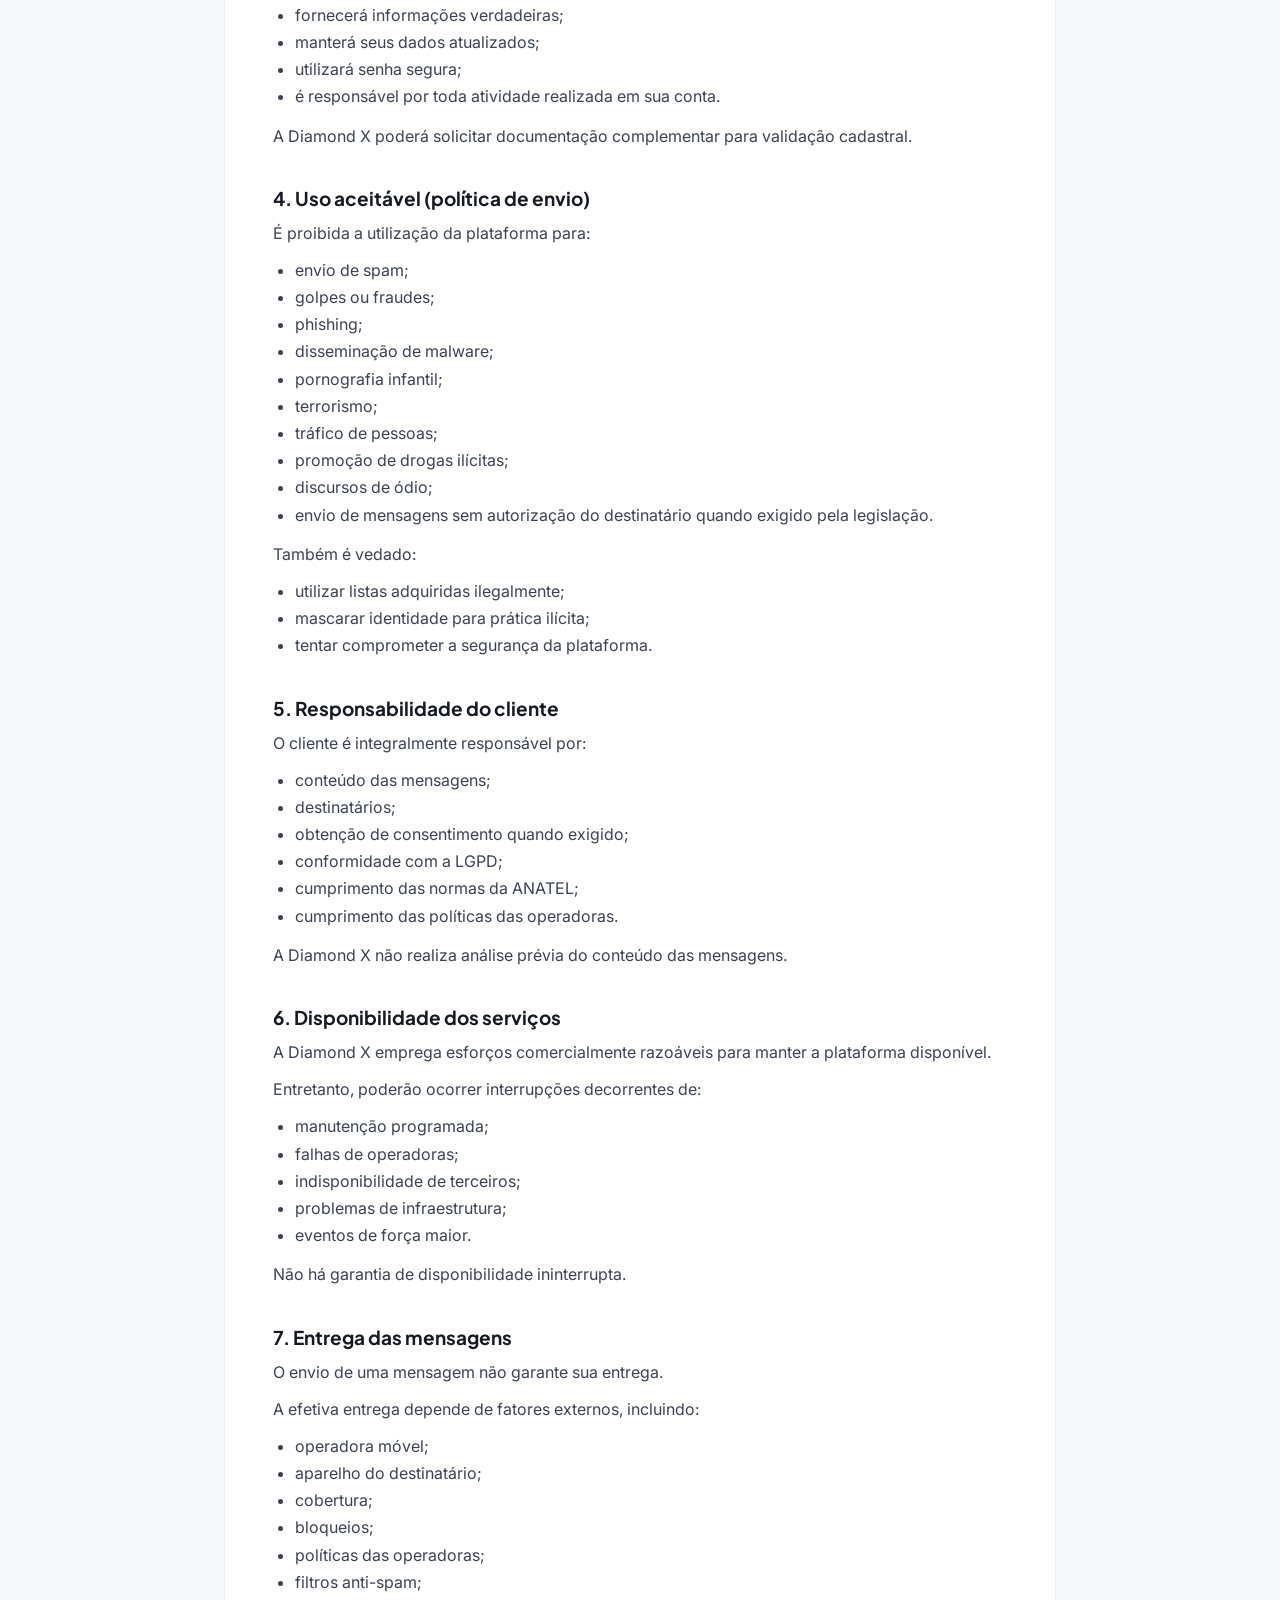
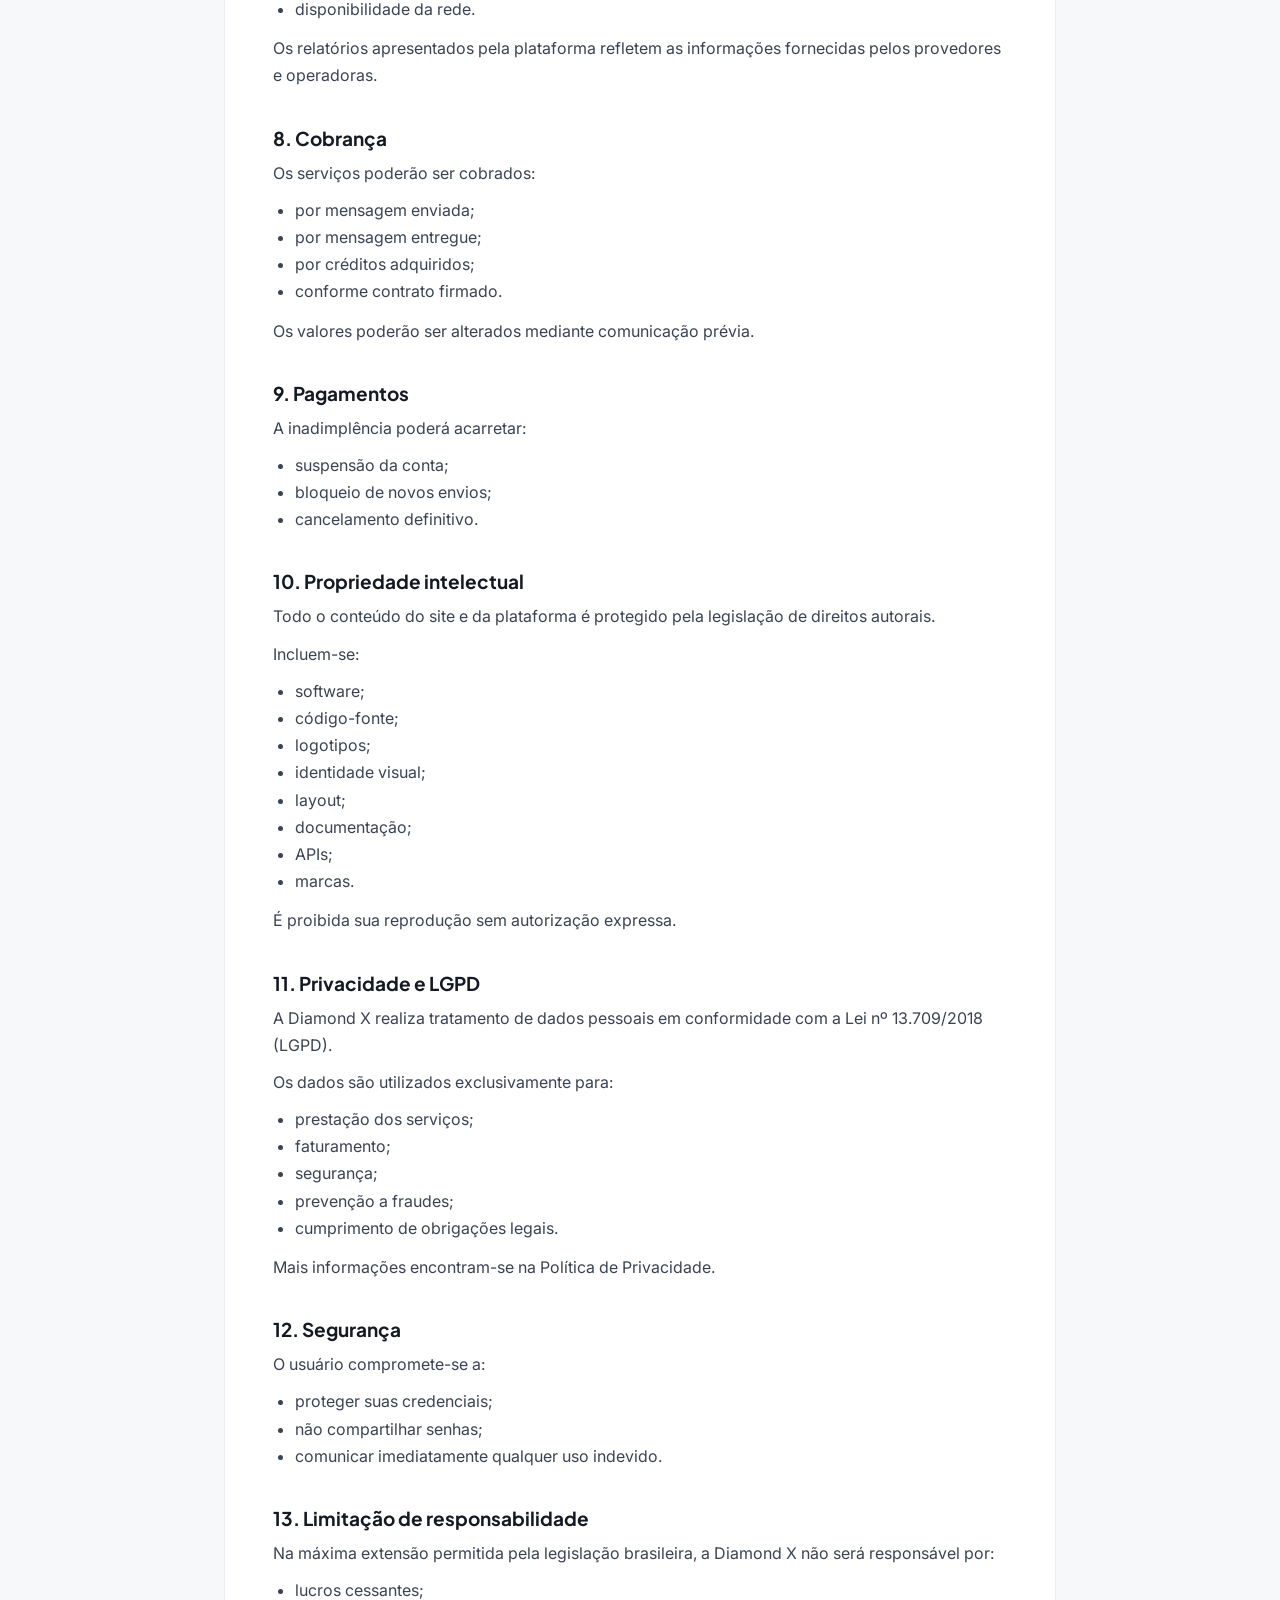
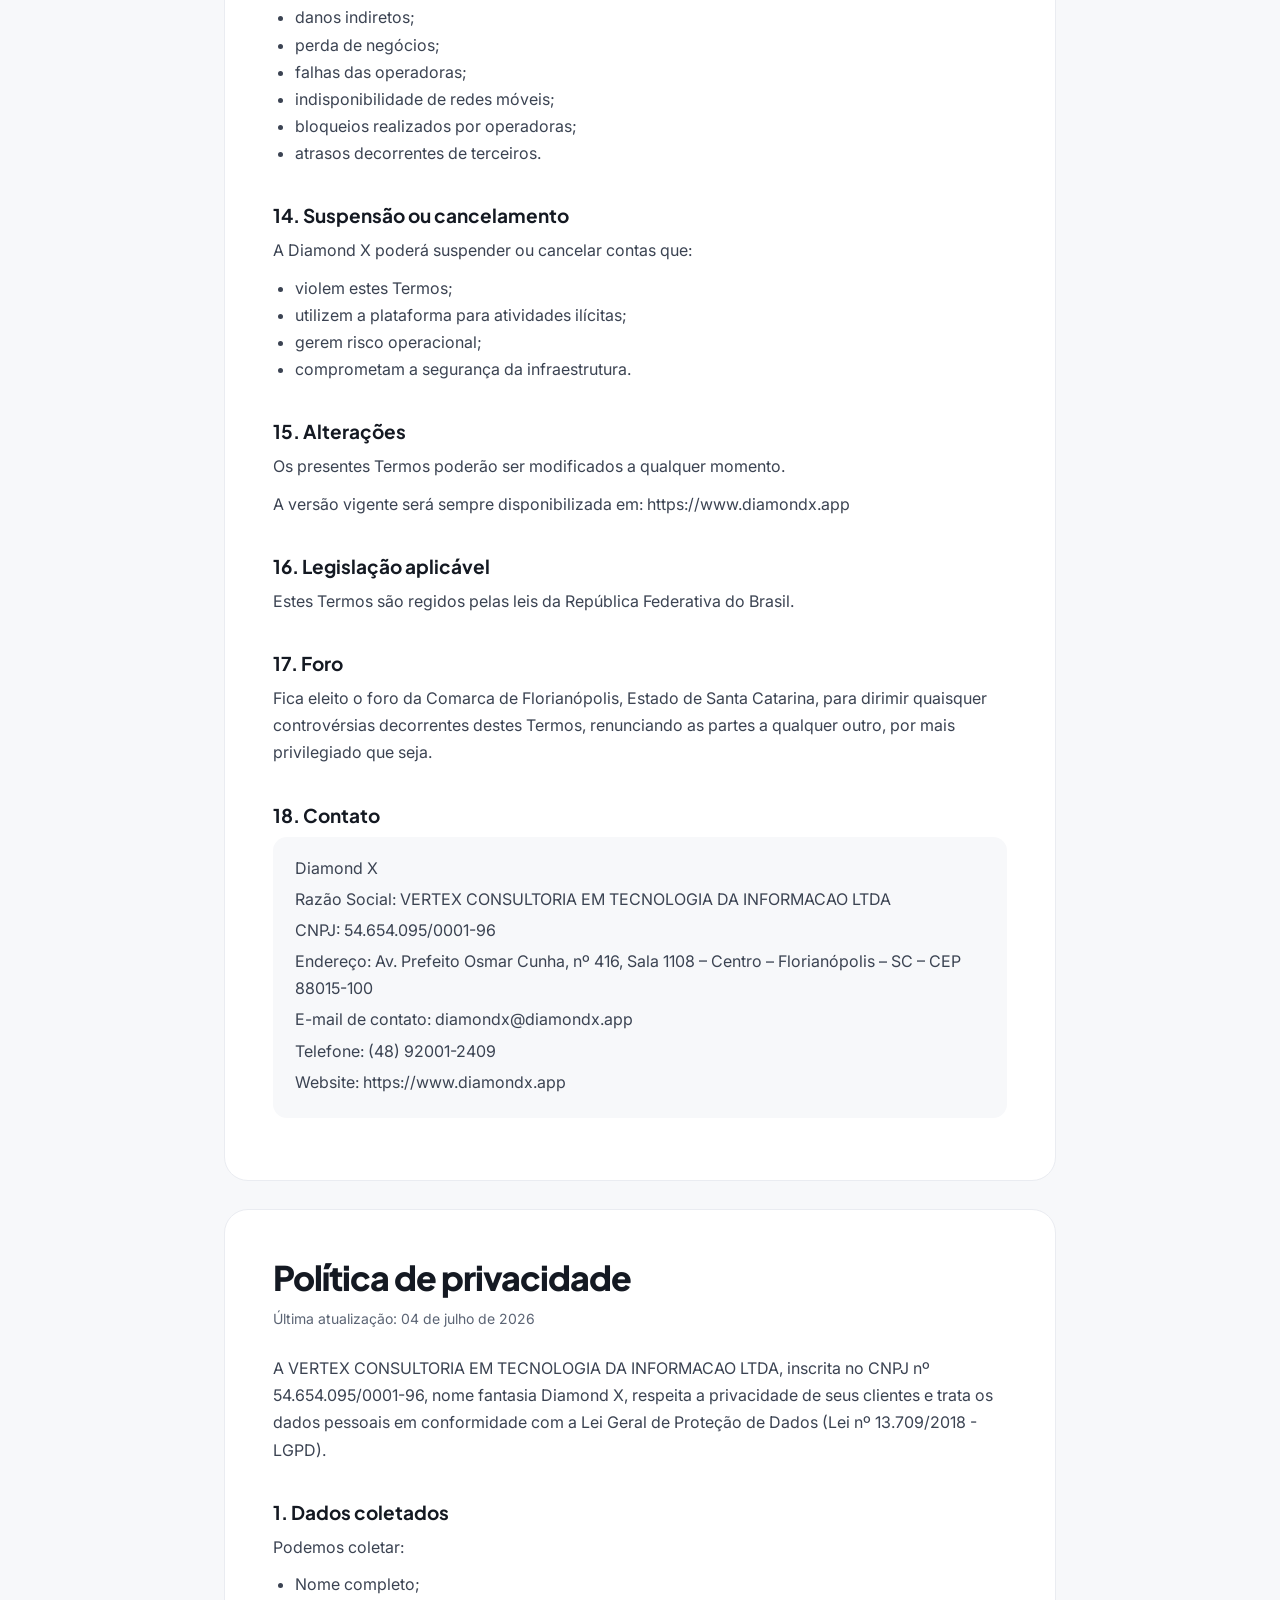
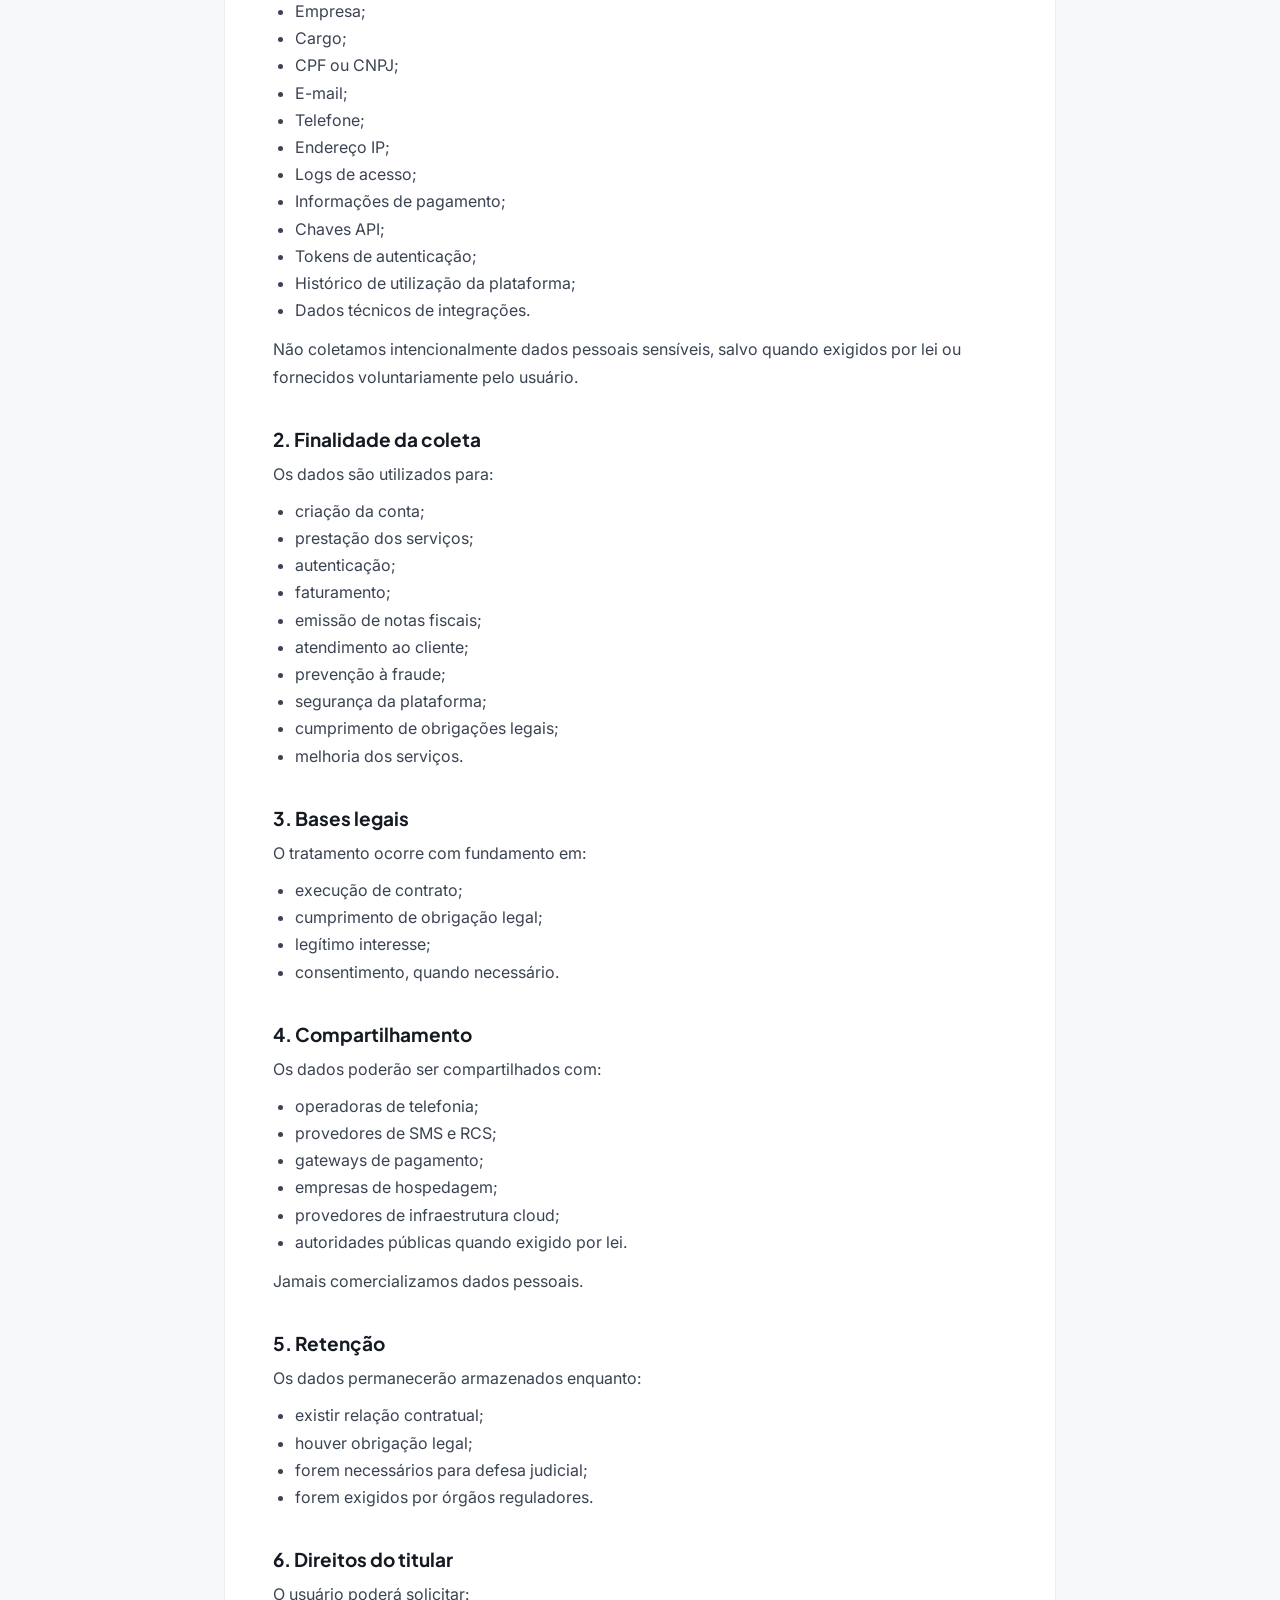
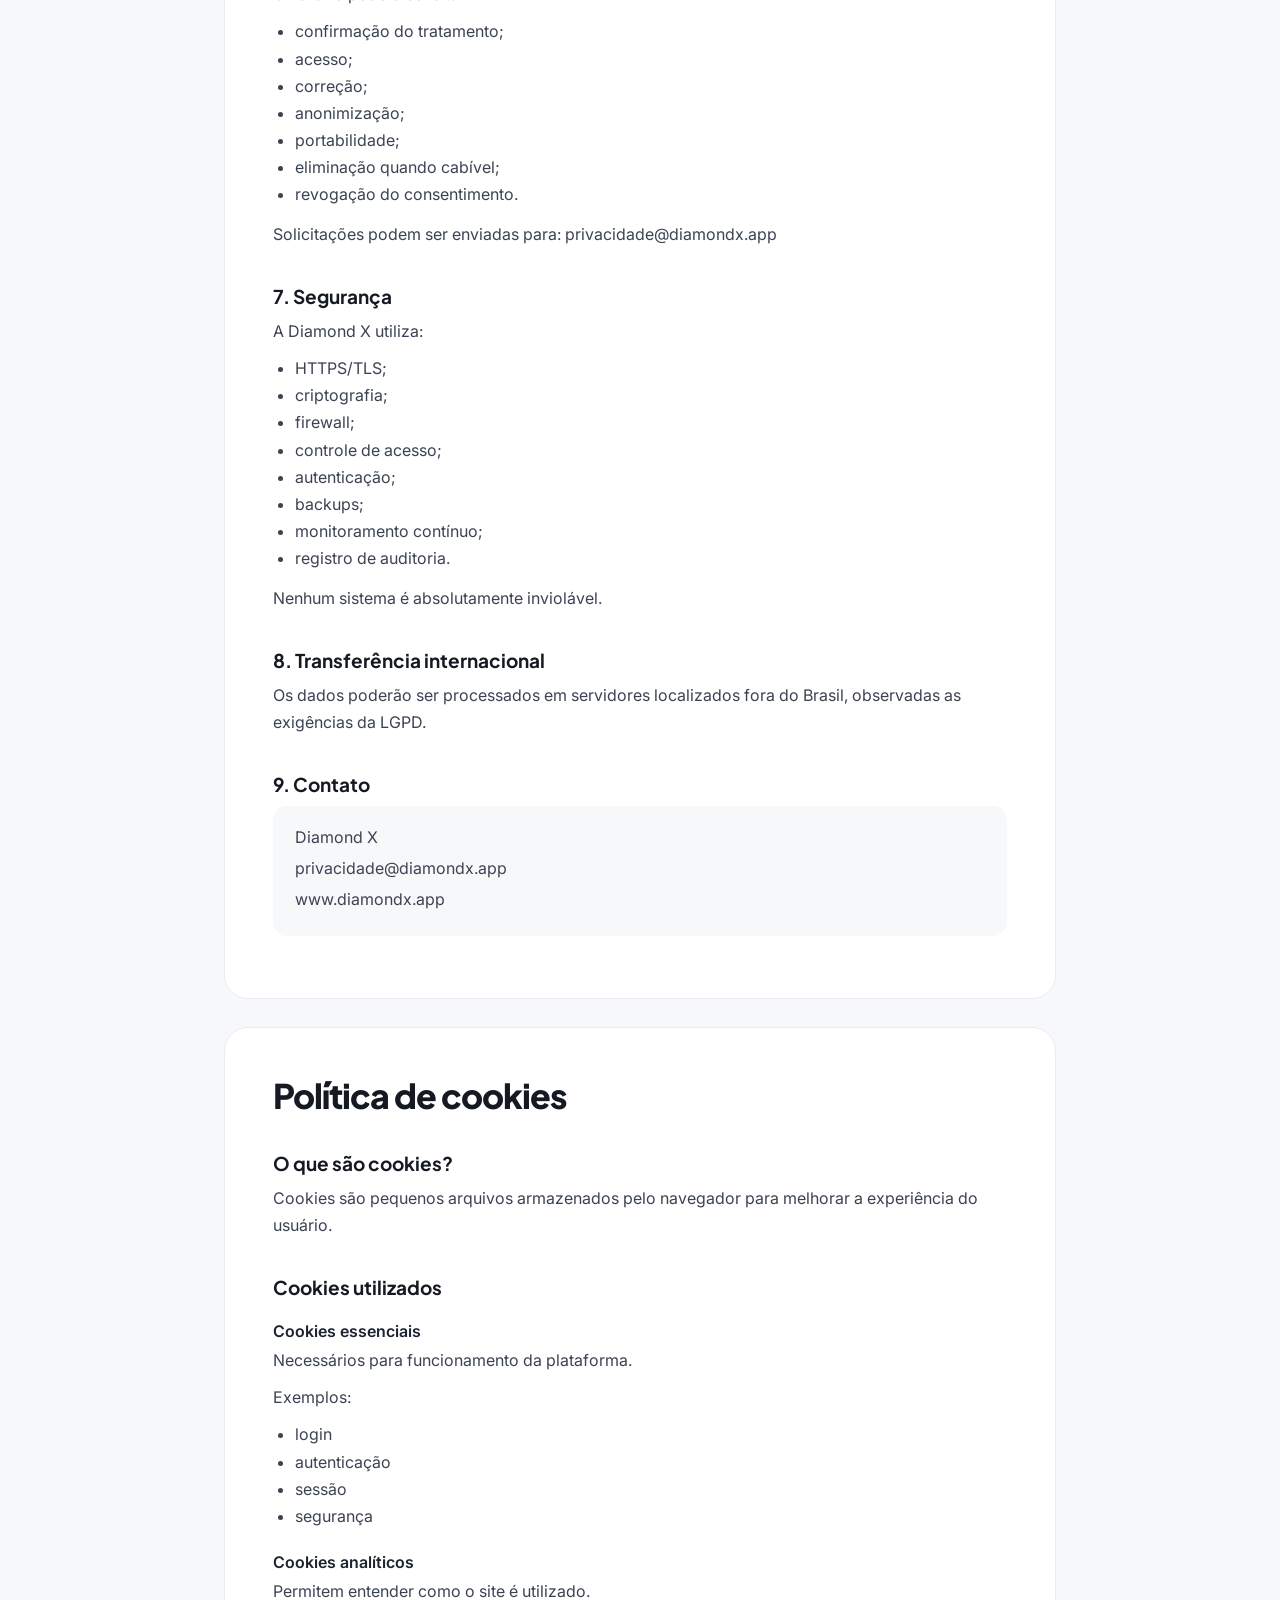
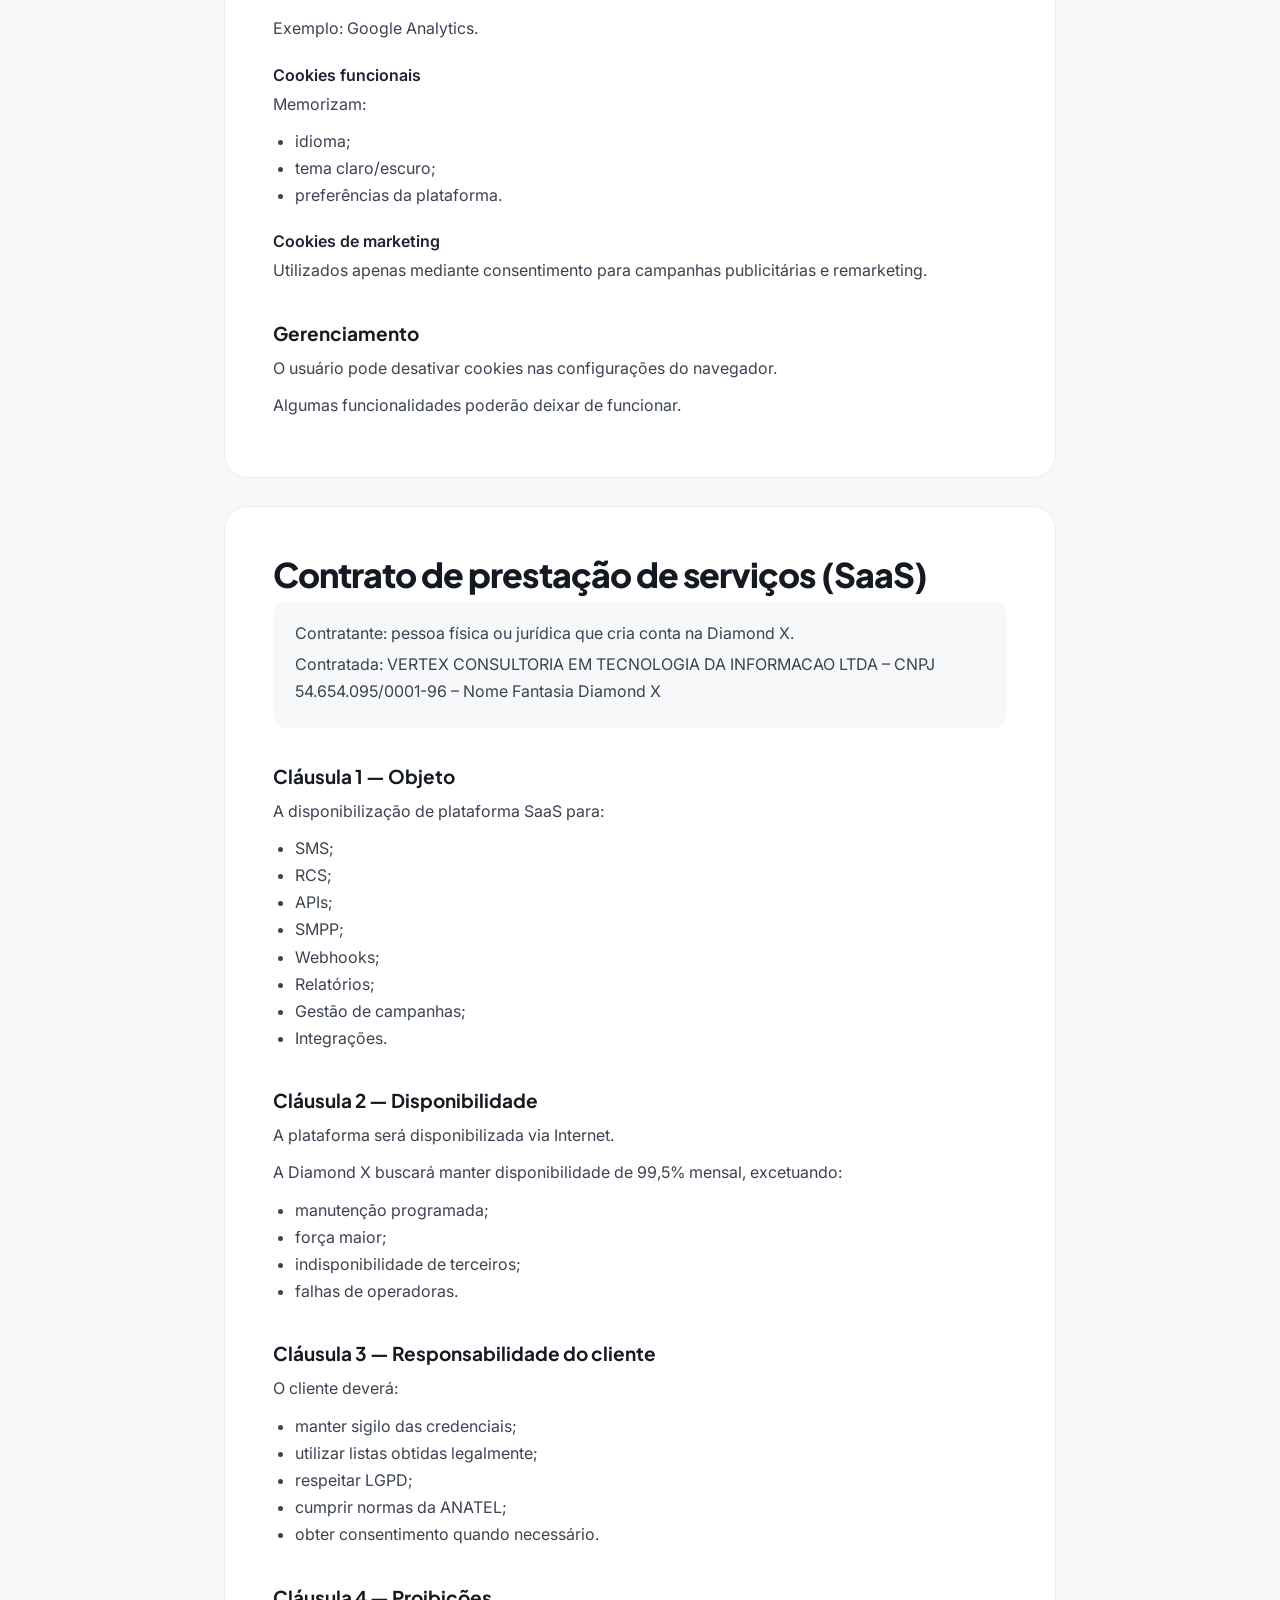
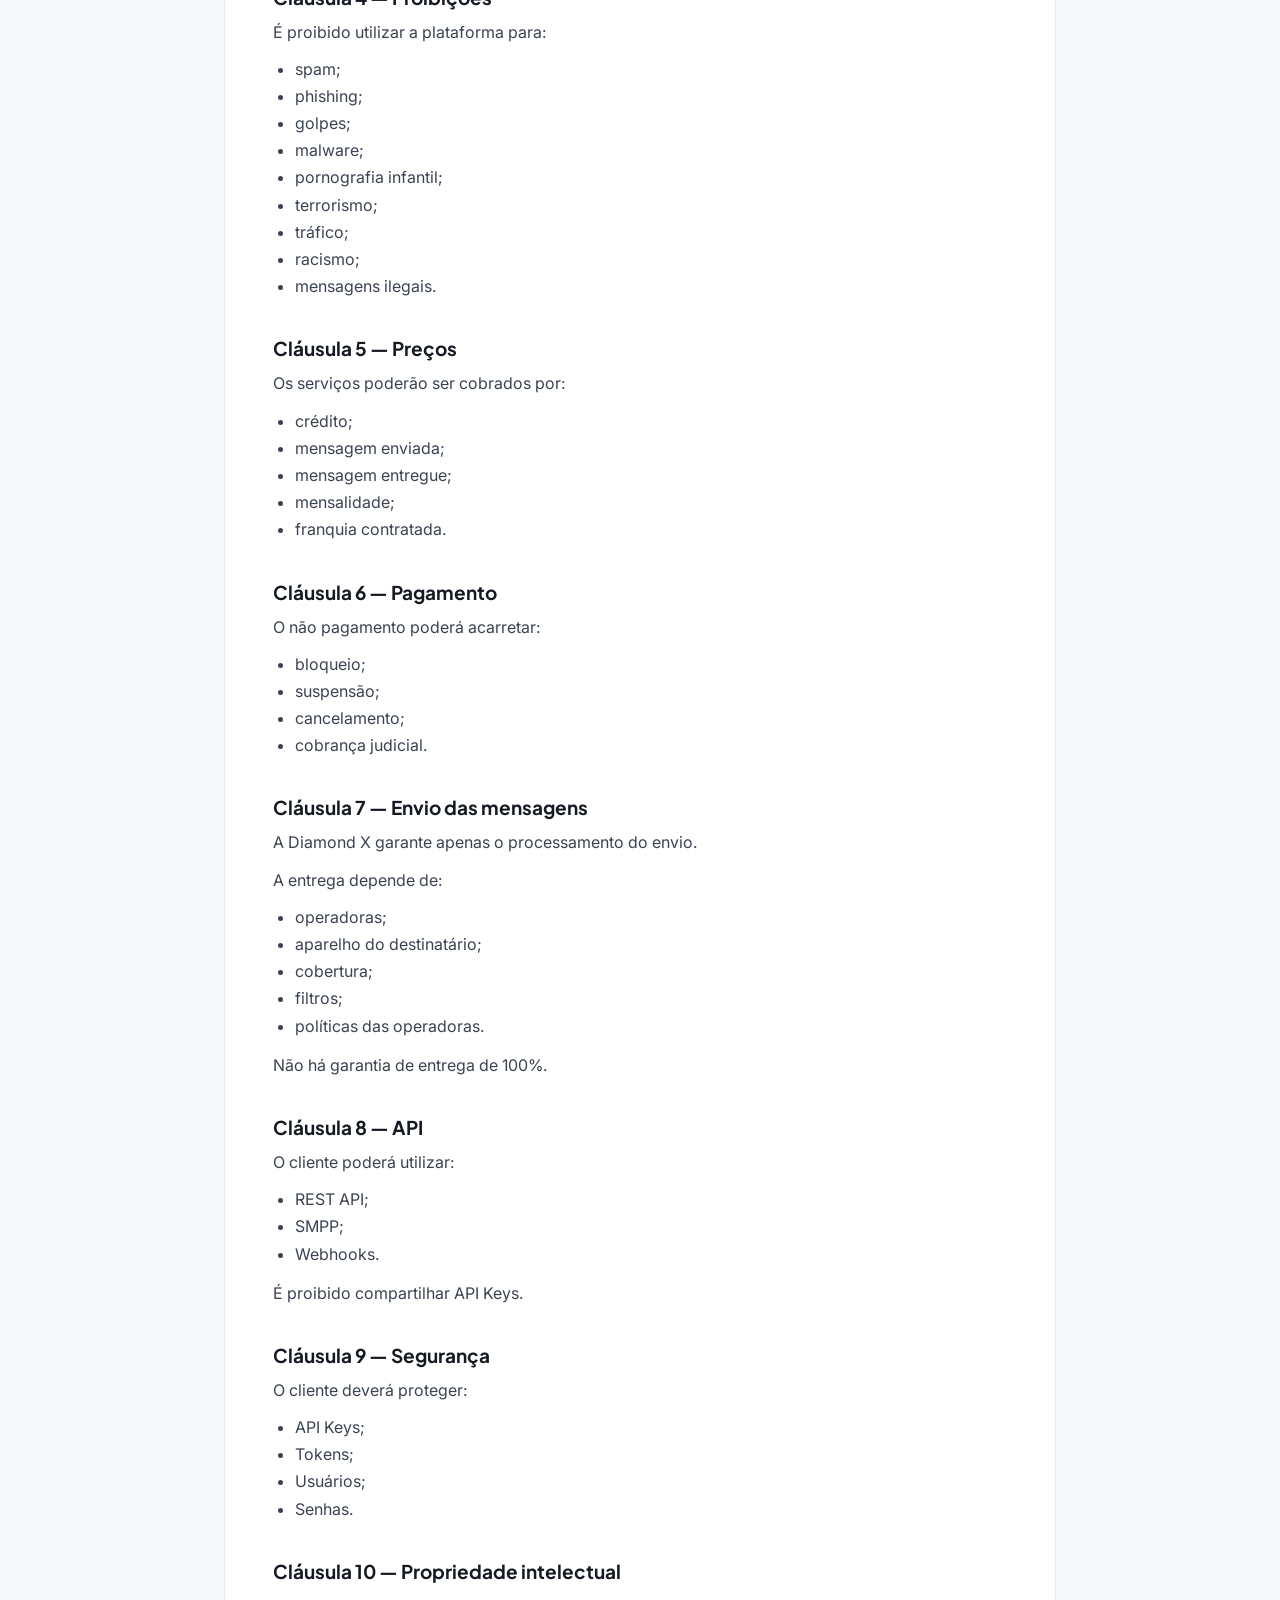
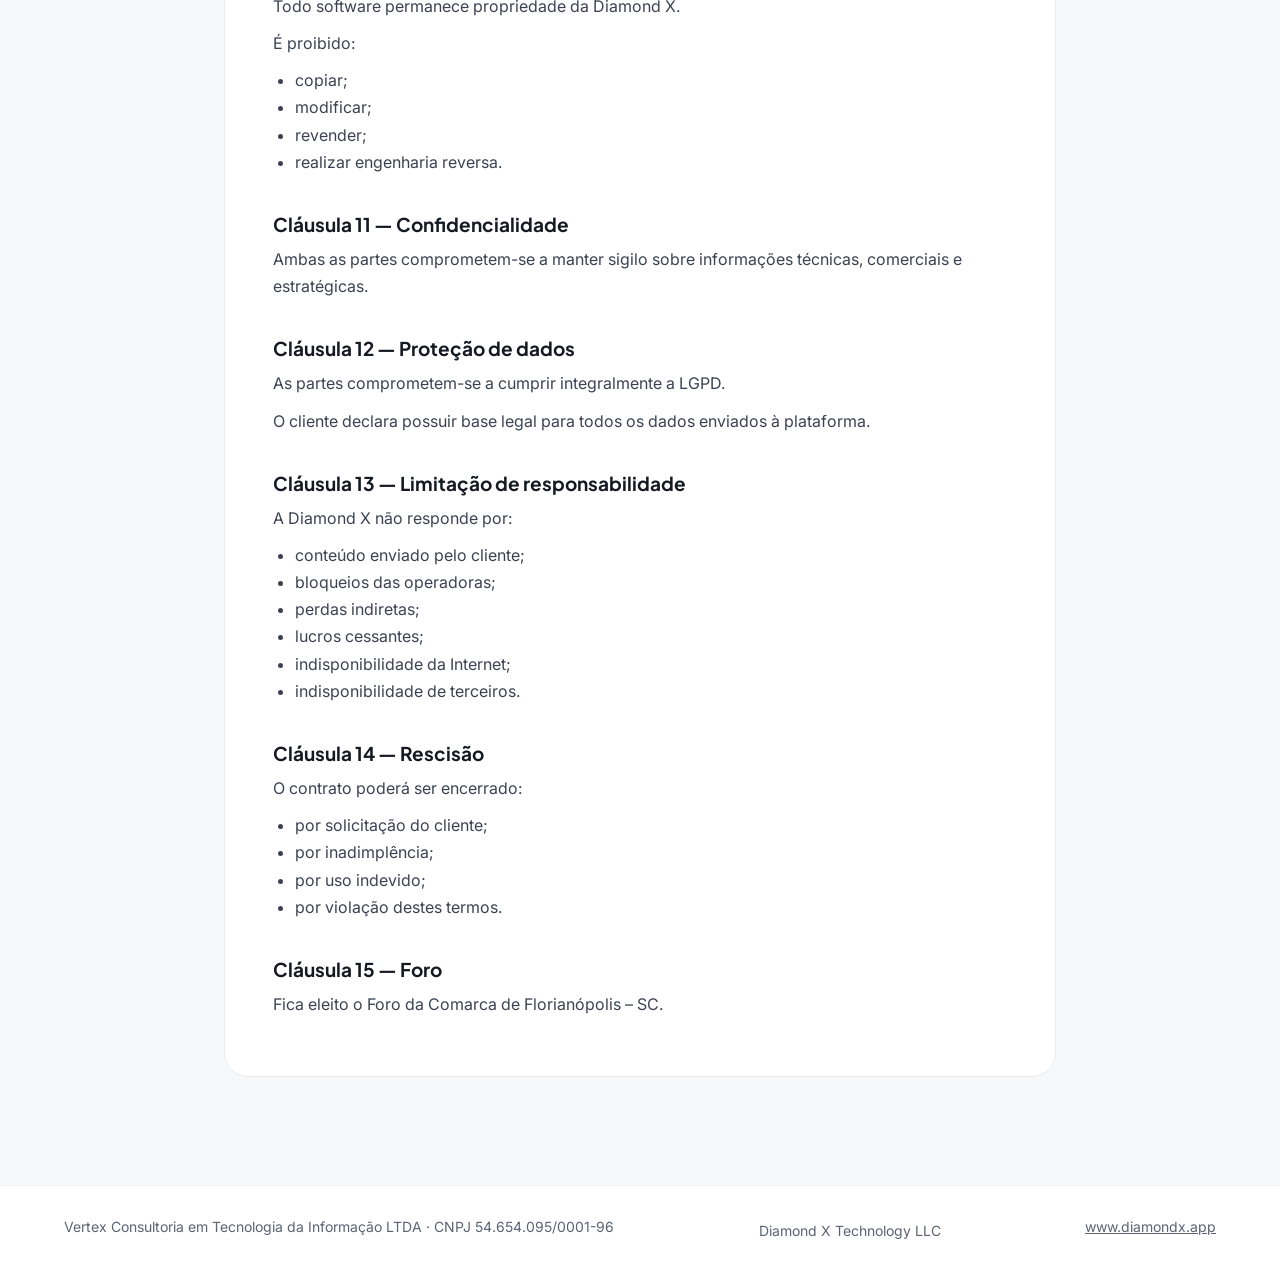
<file: termos/index.html>
<!doctype html>
<html lang="pt-BR">
<head>
<meta charset="utf-8">
<meta name="viewport" content="width=device-width, initial-scale=1">
<title>Termos e políticas — Diamond X</title>
<meta name="description" content="Termos de uso, política de envio, privacidade, cookies e contrato SaaS da Diamond X.">
<link rel="canonical" href="https://diamondx.app/termos/">
<link rel="alternate" hreflang="pt-BR" href="https://diamondx.app/termos/">
<link rel="alternate" hreflang="en" href="https://diamondx.app/en/termos/">
<link rel="alternate" hreflang="es" href="https://diamondx.app/es/termos/">
<link rel="alternate" hreflang="zh-CN" href="https://diamondx.app/zh/termos/">
<link rel="alternate" hreflang="x-default" href="https://diamondx.app/termos/">
<meta property="og:type" content="website">
<meta property="og:site_name" content="Diamond X">
<meta property="og:title" content="Termos e políticas — Diamond X">
<meta property="og:description" content="Termos de uso, política de envio, privacidade, cookies e contrato SaaS da Diamond X.">
<meta property="og:url" content="https://diamondx.app/termos/">
<meta property="og:image" content="https://diamondx.app/assets/og-image.png">
<meta property="og:locale" content="pt_BR">
<meta name="twitter:card" content="summary_large_image">
<meta name="theme-color" content="#A6121C">
<link rel="icon" type="image/png" sizes="32x32" href="/assets/favicon-32.png">
<link rel="icon" type="image/png" sizes="192x192" href="/assets/favicon-192.png">
<link rel="apple-touch-icon" href="/assets/apple-touch-icon.png">
<link rel="preconnect" href="https://fonts.googleapis.com">
<link rel="preconnect" href="https://fonts.gstatic.com" crossorigin>
<link href="https://fonts.googleapis.com/css2?family=Plus+Jakarta+Sans:wght@500;600;700;800&amp;family=Inter:wght@400;500;600&amp;display=swap" rel="stylesheet">
<style>
body{margin:0}
a{color:#A6121C}a:hover{color:#7E0D15}
.lg h2{font-family:'Plus Jakarta Sans','PingFang SC',sans-serif;font-weight:800;font-size:34px;letter-spacing:-0.03em;line-height:1.15;margin:0;color:#141922}
.lg h3{font-family:'Plus Jakarta Sans','PingFang SC',sans-serif;font-weight:700;font-size:19px;margin:36px 0 10px;color:#141922}
.lg h4{font-weight:600;font-size:16px;margin:22px 0 6px;color:#1D2330}
.lg p{margin:0 0 10px;font-size:16px;line-height:1.7;color:#3B4352}
.lg ul{margin:0 0 12px;padding-left:22px}
.lg li{font-size:16px;line-height:1.7;color:#3B4352}
.lg .upd{font-size:14px;color:#5B6474;margin:10px 0 24px}
.lg .doc{background:#FFFFFF;border:1px solid #EAECF1;border-radius:24px;padding:48px;margin-bottom:28px}
.lg .box{background:#F7F8FA;border-radius:14px;padding:18px 22px;margin:8px 0 14px}
.lg .box p{margin:0 0 4px}
.lg .chip{font-size:15px;font-weight:600;text-decoration:none;color:#1D2330;background:#FFFFFF;border:1px solid #DCE0E8;padding:11px 16px;border-radius:999px}
.lg .notice{background:#FFF6F5;border:1px solid #F3DCDC;border-radius:14px;padding:16px 20px;margin:0 0 28px}
</style>
<link rel="stylesheet" href="/assets/site.css">
</head>
<body>
<div style="font-family: Inter, 'PingFang SC', 'Microsoft YaHei', system-ui, sans-serif; color: #1D2330; background: #F7F8FA; min-height: 100vh">

<header style="border-bottom: 1px solid #EEF0F4; background: #FFFFFF">
<nav style="max-width: 1200px; margin: 0 auto; padding: 16px 24px; display: flex; flex-wrap: wrap; align-items: center; justify-content: space-between; gap: 16px">
<a href="/" style="display: flex; align-items: center; text-decoration: none">
<img src="/assets/diamondx-logo-600.png" alt="Diamond X — Beyond delivery" style="height: 44px; width: auto; display: block">
</a>
<div style="display: flex; flex-wrap: wrap; align-items: center; gap: 10px">
<div role="group" aria-label="Idioma / Language" style="display: flex; align-items: center; gap: 2px; background: #F4F5F8; border-radius: 999px; padding: 4px">

<a href="/termos/" hreflang="pt" lang="pt" aria-current="page" class="dx-lang-pill" style="font: inherit; font-size: 14px; font-weight: 600; border: 0; text-decoration: none; display: inline-flex; align-items: center; border-radius: 999px; padding: 8px 12px; min-height: 36px; cursor: pointer; background: #A6121C; color: #FFFFFF;">PT</a>

<a href="/en/termos/" hreflang="en" lang="en"  class="dx-lang-pill" style="font: inherit; font-size: 14px; font-weight: 600; border: 0; text-decoration: none; display: inline-flex; align-items: center; border-radius: 999px; padding: 8px 12px; min-height: 36px; cursor: pointer; background: transparent; color: #3B4352;">EN</a>

<a href="/es/termos/" hreflang="es" lang="es"  class="dx-lang-pill" style="font: inherit; font-size: 14px; font-weight: 600; border: 0; text-decoration: none; display: inline-flex; align-items: center; border-radius: 999px; padding: 8px 12px; min-height: 36px; cursor: pointer; background: transparent; color: #3B4352;">ES</a>

<a href="/zh/termos/" hreflang="zh" lang="zh"  class="dx-lang-pill" style="font: inherit; font-size: 14px; font-weight: 600; border: 0; text-decoration: none; display: inline-flex; align-items: center; border-radius: 999px; padding: 8px 12px; min-height: 36px; cursor: pointer; background: transparent; color: #3B4352;">中文</a>

</div>
<a href="/" style="font-size: 15px; font-weight: 600; color: #1D2330; text-decoration: none; padding: 11px 18px; border: 1px solid #DCE0E8; border-radius: 999px">← Voltar ao site</a>
</div>
</nav>
</header>

<div class="lg" style="max-width: 880px; margin: 0 auto; padding: 56px 24px 80px">
<p style="margin: 0; font-size: 14px; font-weight: 600; color: #A6121C; letter-spacing: 0.04em; text-transform: uppercase">Documentos legais</p>
<h1 style="margin: 12px 0 0; font-family: 'Plus Jakarta Sans', 'PingFang SC', sans-serif; font-weight: 800; font-size: 46px; letter-spacing: -0.035em; line-height: 1.08; color: #141922">Termos e políticas</h1>
<p style="margin: 14px 0 0; font-size: 17px; line-height: 1.6; color: #4A5263">Diamond X é o nome fantasia da Vertex Consultoria em Tecnologia da Informação LTDA, CNPJ 54.654.095/0001-96.</p>
<div style="margin: 28px 0 32px; display: flex; flex-wrap: wrap; gap: 10px">
<a href="#termos" class="chip">Termos de uso</a>
<a href="#uso-aceitavel" class="chip">Política de envio</a>
<a href="#privacidade" class="chip">Privacidade</a>
<a href="#cookies" class="chip">Cookies</a>
<a href="#contrato" class="chip">Contrato de serviços</a>
</div>



<section id="termos" class="doc">
<h2>Termos e condições de uso</h2>
<p class="upd">Última atualização: 04 de julho de 2026</p>



<p>Bem-vindo à Diamond X.</p>





<p>Ao acessar ou utilizar o website www.diamondx.app, a plataforma de envios de mensagens, APIs, integrações e demais serviços oferecidos, você declara que leu, compreendeu e concorda integralmente com estes Termos e Condições de Uso.</p>



<h3 id="">1. Identificação da empresa</h3>







<p>Os serviços são prestados por:</p>







<div class="box"><p>Razão Social: VERTEX CONSULTORIA EM TECNOLOGIA DA INFORMACAO LTDA</p><p>Nome Fantasia: Diamond X</p><p>CNPJ: 54.654.095/0001-96</p><p>Endereço: Av. Prefeito Osmar Cunha, nº 416, Sala 1108 – Centro – Florianópolis – SC – CEP 88015-100</p><p>E-mail de contato: diamondx@diamondx.app</p><p>Telefone: (48) 92001-2409</p></div>

<h3 id="">2. Objeto</h3>







<p>A Diamond X disponibiliza uma plataforma tecnológica destinada ao envio de mensagens digitais, incluindo, mas não se limitando a:</p>






<ul><li>SMS A2P</li><li>SMS Marketing</li><li>RCS Business Messaging</li><li>APIs REST</li><li>SMPP</li><li>Integrações com sistemas terceiros</li><li>Gestão de campanhas</li><li>Relatórios de entrega</li><li>Gerenciamento de créditos</li></ul>




<p>A Diamond X atua exclusivamente como provedora de infraestrutura tecnológica para comunicação.</p>



<h3 id="">3. Cadastro</h3>







<p>Para utilizar determinados serviços poderá ser necessário criar uma conta.</p>





<p>O usuário declara que:</p>






<ul><li>fornecerá informações verdadeiras;</li><li>manterá seus dados atualizados;</li><li>utilizará senha segura;</li><li>é responsável por toda atividade realizada em sua conta.</li></ul>




<p>A Diamond X poderá solicitar documentação complementar para validação cadastral.</p>



<h3 id="uso-aceitavel">4. Uso aceitável (política de envio)</h3>







<p>É proibida a utilização da plataforma para:</p>






<ul><li>envio de spam;</li><li>golpes ou fraudes;</li><li>phishing;</li><li>disseminação de malware;</li><li>pornografia infantil;</li><li>terrorismo;</li><li>tráfico de pessoas;</li><li>promoção de drogas ilícitas;</li><li>discursos de ódio;</li><li>envio de mensagens sem autorização do destinatário quando exigido pela legislação.</li></ul>




<p>Também é vedado:</p>






<ul><li>utilizar listas adquiridas ilegalmente;</li><li>mascarar identidade para prática ilícita;</li><li>tentar comprometer a segurança da plataforma.</li></ul>


<h3 id="">5. Responsabilidade do cliente</h3>







<p>O cliente é integralmente responsável por:</p>






<ul><li>conteúdo das mensagens;</li><li>destinatários;</li><li>obtenção de consentimento quando exigido;</li><li>conformidade com a LGPD;</li><li>cumprimento das normas da ANATEL;</li><li>cumprimento das políticas das operadoras.</li></ul>




<p>A Diamond X não realiza análise prévia do conteúdo das mensagens.</p>



<h3 id="">6. Disponibilidade dos serviços</h3>







<p>A Diamond X emprega esforços comercialmente razoáveis para manter a plataforma disponível.</p>





<p>Entretanto, poderão ocorrer interrupções decorrentes de:</p>






<ul><li>manutenção programada;</li><li>falhas de operadoras;</li><li>indisponibilidade de terceiros;</li><li>problemas de infraestrutura;</li><li>eventos de força maior.</li></ul>




<p>Não há garantia de disponibilidade ininterrupta.</p>



<h3 id="">7. Entrega das mensagens</h3>







<p>O envio de uma mensagem não garante sua entrega.</p>





<p>A efetiva entrega depende de fatores externos, incluindo:</p>






<ul><li>operadora móvel;</li><li>aparelho do destinatário;</li><li>cobertura;</li><li>bloqueios;</li><li>políticas das operadoras;</li><li>filtros anti-spam;</li><li>disponibilidade da rede.</li></ul>




<p>Os relatórios apresentados pela plataforma refletem as informações fornecidas pelos provedores e operadoras.</p>



<h3 id="">8. Cobrança</h3>







<p>Os serviços poderão ser cobrados:</p>






<ul><li>por mensagem enviada;</li><li>por mensagem entregue;</li><li>por créditos adquiridos;</li><li>conforme contrato firmado.</li></ul>




<p>Os valores poderão ser alterados mediante comunicação prévia.</p>



<h3 id="">9. Pagamentos</h3>







<p>A inadimplência poderá acarretar:</p>






<ul><li>suspensão da conta;</li><li>bloqueio de novos envios;</li><li>cancelamento definitivo.</li></ul>


<h3 id="">10. Propriedade intelectual</h3>







<p>Todo o conteúdo do site e da plataforma é protegido pela legislação de direitos autorais.</p>





<p>Incluem-se:</p>






<ul><li>software;</li><li>código-fonte;</li><li>logotipos;</li><li>identidade visual;</li><li>layout;</li><li>documentação;</li><li>APIs;</li><li>marcas.</li></ul>




<p>É proibida sua reprodução sem autorização expressa.</p>



<h3 id="">11. Privacidade e LGPD</h3>







<p>A Diamond X realiza tratamento de dados pessoais em conformidade com a Lei nº 13.709/2018 (LGPD).</p>





<p>Os dados são utilizados exclusivamente para:</p>






<ul><li>prestação dos serviços;</li><li>faturamento;</li><li>segurança;</li><li>prevenção a fraudes;</li><li>cumprimento de obrigações legais.</li></ul>




<p>Mais informações encontram-se na Política de Privacidade.</p>



<h3 id="">12. Segurança</h3>







<p>O usuário compromete-se a:</p>






<ul><li>proteger suas credenciais;</li><li>não compartilhar senhas;</li><li>comunicar imediatamente qualquer uso indevido.</li></ul>


<h3 id="">13. Limitação de responsabilidade</h3>







<p>Na máxima extensão permitida pela legislação brasileira, a Diamond X não será responsável por:</p>






<ul><li>lucros cessantes;</li><li>danos indiretos;</li><li>perda de negócios;</li><li>falhas das operadoras;</li><li>indisponibilidade de redes móveis;</li><li>bloqueios realizados por operadoras;</li><li>atrasos decorrentes de terceiros.</li></ul>


<h3 id="">14. Suspensão ou cancelamento</h3>







<p>A Diamond X poderá suspender ou cancelar contas que:</p>






<ul><li>violem estes Termos;</li><li>utilizem a plataforma para atividades ilícitas;</li><li>gerem risco operacional;</li><li>comprometam a segurança da infraestrutura.</li></ul>


<h3 id="">15. Alterações</h3>







<p>Os presentes Termos poderão ser modificados a qualquer momento.</p>





<p>A versão vigente será sempre disponibilizada em: https://www.diamondx.app</p>



<h3 id="">16. Legislação aplicável</h3>







<p>Estes Termos são regidos pelas leis da República Federativa do Brasil.</p>



<h3 id="">17. Foro</h3>







<p>Fica eleito o foro da Comarca de Florianópolis, Estado de Santa Catarina, para dirimir quaisquer controvérsias decorrentes destes Termos, renunciando as partes a qualquer outro, por mais privilegiado que seja.</p>



<h3 id="">18. Contato</h3>









<div class="box"><p>Diamond X</p><p>Razão Social: VERTEX CONSULTORIA EM TECNOLOGIA DA INFORMACAO LTDA</p><p>CNPJ: 54.654.095/0001-96</p><p>Endereço: Av. Prefeito Osmar Cunha, nº 416, Sala 1108 – Centro – Florianópolis – SC – CEP 88015-100</p><p>E-mail de contato: diamondx@diamondx.app</p><p>Telefone: (48) 92001-2409</p><p>Website: https://www.diamondx.app</p></div>

</section>

<section id="privacidade" class="doc">
<h2>Política de privacidade</h2>
<p class="upd">Última atualização: 04 de julho de 2026</p>



<p>A VERTEX CONSULTORIA EM TECNOLOGIA DA INFORMACAO LTDA, inscrita no CNPJ nº 54.654.095/0001-96, nome fantasia Diamond X, respeita a privacidade de seus clientes e trata os dados pessoais em conformidade com a Lei Geral de Proteção de Dados (Lei nº 13.709/2018 - LGPD).</p>



<h3 id="">1. Dados coletados</h3>







<p>Podemos coletar:</p>






<ul><li>Nome completo;</li><li>Empresa;</li><li>Cargo;</li><li>CPF ou CNPJ;</li><li>E-mail;</li><li>Telefone;</li><li>Endereço IP;</li><li>Logs de acesso;</li><li>Informações de pagamento;</li><li>Chaves API;</li><li>Tokens de autenticação;</li><li>Histórico de utilização da plataforma;</li><li>Dados técnicos de integrações.</li></ul>




<p>Não coletamos intencionalmente dados pessoais sensíveis, salvo quando exigidos por lei ou fornecidos voluntariamente pelo usuário.</p>



<h3 id="">2. Finalidade da coleta</h3>







<p>Os dados são utilizados para:</p>






<ul><li>criação da conta;</li><li>prestação dos serviços;</li><li>autenticação;</li><li>faturamento;</li><li>emissão de notas fiscais;</li><li>atendimento ao cliente;</li><li>prevenção à fraude;</li><li>segurança da plataforma;</li><li>cumprimento de obrigações legais;</li><li>melhoria dos serviços.</li></ul>


<h3 id="">3. Bases legais</h3>







<p>O tratamento ocorre com fundamento em:</p>






<ul><li>execução de contrato;</li><li>cumprimento de obrigação legal;</li><li>legítimo interesse;</li><li>consentimento, quando necessário.</li></ul>


<h3 id="">4. Compartilhamento</h3>







<p>Os dados poderão ser compartilhados com:</p>






<ul><li>operadoras de telefonia;</li><li>provedores de SMS e RCS;</li><li>gateways de pagamento;</li><li>empresas de hospedagem;</li><li>provedores de infraestrutura cloud;</li><li>autoridades públicas quando exigido por lei.</li></ul>




<p>Jamais comercializamos dados pessoais.</p>



<h3 id="">5. Retenção</h3>







<p>Os dados permanecerão armazenados enquanto:</p>






<ul><li>existir relação contratual;</li><li>houver obrigação legal;</li><li>forem necessários para defesa judicial;</li><li>forem exigidos por órgãos reguladores.</li></ul>


<h3 id="">6. Direitos do titular</h3>







<p>O usuário poderá solicitar:</p>






<ul><li>confirmação do tratamento;</li><li>acesso;</li><li>correção;</li><li>anonimização;</li><li>portabilidade;</li><li>eliminação quando cabível;</li><li>revogação do consentimento.</li></ul>




<p>Solicitações podem ser enviadas para: privacidade@diamondx.app</p>



<h3 id="">7. Segurança</h3>







<p>A Diamond X utiliza:</p>






<ul><li>HTTPS/TLS;</li><li>criptografia;</li><li>firewall;</li><li>controle de acesso;</li><li>autenticação;</li><li>backups;</li><li>monitoramento contínuo;</li><li>registro de auditoria.</li></ul>




<p>Nenhum sistema é absolutamente inviolável.</p>



<h3 id="">8. Transferência internacional</h3>







<p>Os dados poderão ser processados em servidores localizados fora do Brasil, observadas as exigências da LGPD.</p>



<h3 id="">9. Contato</h3>









<div class="box"><p>Diamond X</p><p>privacidade@diamondx.app</p><p>www.diamondx.app</p></div>

</section>

<section id="cookies" class="doc">
<h2>Política de cookies</h2>


<h3 id="">O que são cookies?</h3>







<p>Cookies são pequenos arquivos armazenados pelo navegador para melhorar a experiência do usuário.</p>



<h3 id="">Cookies utilizados</h3>






<h4>Cookies essenciais</h4>






<p>Necessários para funcionamento da plataforma.</p>





<p>Exemplos:</p>






<ul><li>login</li><li>autenticação</li><li>sessão</li><li>segurança</li></ul>



<h4>Cookies analíticos</h4>






<p>Permitem entender como o site é utilizado.</p>





<p>Exemplo: Google Analytics.</p>




<h4>Cookies funcionais</h4>






<p>Memorizam:</p>






<ul><li>idioma;</li><li>tema claro/escuro;</li><li>preferências da plataforma.</li></ul>



<h4>Cookies de marketing</h4>






<p>Utilizados apenas mediante consentimento para campanhas publicitárias e remarketing.</p>



<h3 id="">Gerenciamento</h3>







<p>O usuário pode desativar cookies nas configurações do navegador.</p>





<p>Algumas funcionalidades poderão deixar de funcionar.</p>



</section>

<section id="contrato" class="doc">
<h2>Contrato de prestação de serviços (SaaS)</h2>






<div class="box"><p>Contratante: pessoa física ou jurídica que cria conta na Diamond X.</p><p>Contratada: VERTEX CONSULTORIA EM TECNOLOGIA DA INFORMACAO LTDA – CNPJ 54.654.095/0001-96 – Nome Fantasia Diamond X</p></div>

<h3 id="">Cláusula 1 — Objeto</h3>







<p>A disponibilização de plataforma SaaS para:</p>






<ul><li>SMS;</li><li>RCS;</li><li>APIs;</li><li>SMPP;</li><li>Webhooks;</li><li>Relatórios;</li><li>Gestão de campanhas;</li><li>Integrações.</li></ul>


<h3 id="">Cláusula 2 — Disponibilidade</h3>







<p>A plataforma será disponibilizada via Internet.</p>





<p>A Diamond X buscará manter disponibilidade de 99,5% mensal, excetuando:</p>






<ul><li>manutenção programada;</li><li>força maior;</li><li>indisponibilidade de terceiros;</li><li>falhas de operadoras.</li></ul>


<h3 id="">Cláusula 3 — Responsabilidade do cliente</h3>







<p>O cliente deverá:</p>






<ul><li>manter sigilo das credenciais;</li><li>utilizar listas obtidas legalmente;</li><li>respeitar LGPD;</li><li>cumprir normas da ANATEL;</li><li>obter consentimento quando necessário.</li></ul>


<h3 id="">Cláusula 4 — Proibições</h3>







<p>É proibido utilizar a plataforma para:</p>






<ul><li>spam;</li><li>phishing;</li><li>golpes;</li><li>malware;</li><li>pornografia infantil;</li><li>terrorismo;</li><li>tráfico;</li><li>racismo;</li><li>mensagens ilegais.</li></ul>


<h3 id="">Cláusula 5 — Preços</h3>







<p>Os serviços poderão ser cobrados por:</p>






<ul><li>crédito;</li><li>mensagem enviada;</li><li>mensagem entregue;</li><li>mensalidade;</li><li>franquia contratada.</li></ul>


<h3 id="">Cláusula 6 — Pagamento</h3>







<p>O não pagamento poderá acarretar:</p>






<ul><li>bloqueio;</li><li>suspensão;</li><li>cancelamento;</li><li>cobrança judicial.</li></ul>


<h3 id="">Cláusula 7 — Envio das mensagens</h3>







<p>A Diamond X garante apenas o processamento do envio.</p>





<p>A entrega depende de:</p>






<ul><li>operadoras;</li><li>aparelho do destinatário;</li><li>cobertura;</li><li>filtros;</li><li>políticas das operadoras.</li></ul>




<p>Não há garantia de entrega de 100%.</p>



<h3 id="">Cláusula 8 — API</h3>







<p>O cliente poderá utilizar:</p>






<ul><li>REST API;</li><li>SMPP;</li><li>Webhooks.</li></ul>




<p>É proibido compartilhar API Keys.</p>



<h3 id="">Cláusula 9 — Segurança</h3>







<p>O cliente deverá proteger:</p>






<ul><li>API Keys;</li><li>Tokens;</li><li>Usuários;</li><li>Senhas.</li></ul>


<h3 id="">Cláusula 10 — Propriedade intelectual</h3>







<p>Todo software permanece propriedade da Diamond X.</p>





<p>É proibido:</p>






<ul><li>copiar;</li><li>modificar;</li><li>revender;</li><li>realizar engenharia reversa.</li></ul>


<h3 id="">Cláusula 11 — Confidencialidade</h3>







<p>Ambas as partes comprometem-se a manter sigilo sobre informações técnicas, comerciais e estratégicas.</p>



<h3 id="">Cláusula 12 — Proteção de dados</h3>







<p>As partes comprometem-se a cumprir integralmente a LGPD.</p>





<p>O cliente declara possuir base legal para todos os dados enviados à plataforma.</p>



<h3 id="">Cláusula 13 — Limitação de responsabilidade</h3>







<p>A Diamond X não responde por:</p>






<ul><li>conteúdo enviado pelo cliente;</li><li>bloqueios das operadoras;</li><li>perdas indiretas;</li><li>lucros cessantes;</li><li>indisponibilidade da Internet;</li><li>indisponibilidade de terceiros.</li></ul>


<h3 id="">Cláusula 14 — Rescisão</h3>







<p>O contrato poderá ser encerrado:</p>






<ul><li>por solicitação do cliente;</li><li>por inadimplência;</li><li>por uso indevido;</li><li>por violação destes termos.</li></ul>


<h3 id="">Cláusula 15 — Foro</h3>







<p>Fica eleito o Foro da Comarca de Florianópolis – SC.</p>



</section>

</div>

<footer style="border-top: 1px solid #EEF0F4; background: #FFFFFF">
<div style="max-width: 1200px; margin: 0 auto; padding: 32px 24px; display: flex; flex-wrap: wrap; justify-content: space-between; gap: 16px; font-size: 14px; color: #5B6474">
<p style="margin: 0">Vertex Consultoria em Tecnologia da Informação LTDA · CNPJ 54.654.095/0001-96</p>
<p style="margin: 4px 0 0">Diamond X Technology LLC</p>
<a href="/" style="color: #5B6474">www.diamondx.app</a>
</div>
</footer>
</div>
<script src="/assets/site.js" defer></script>
</body>
</html>
</file>
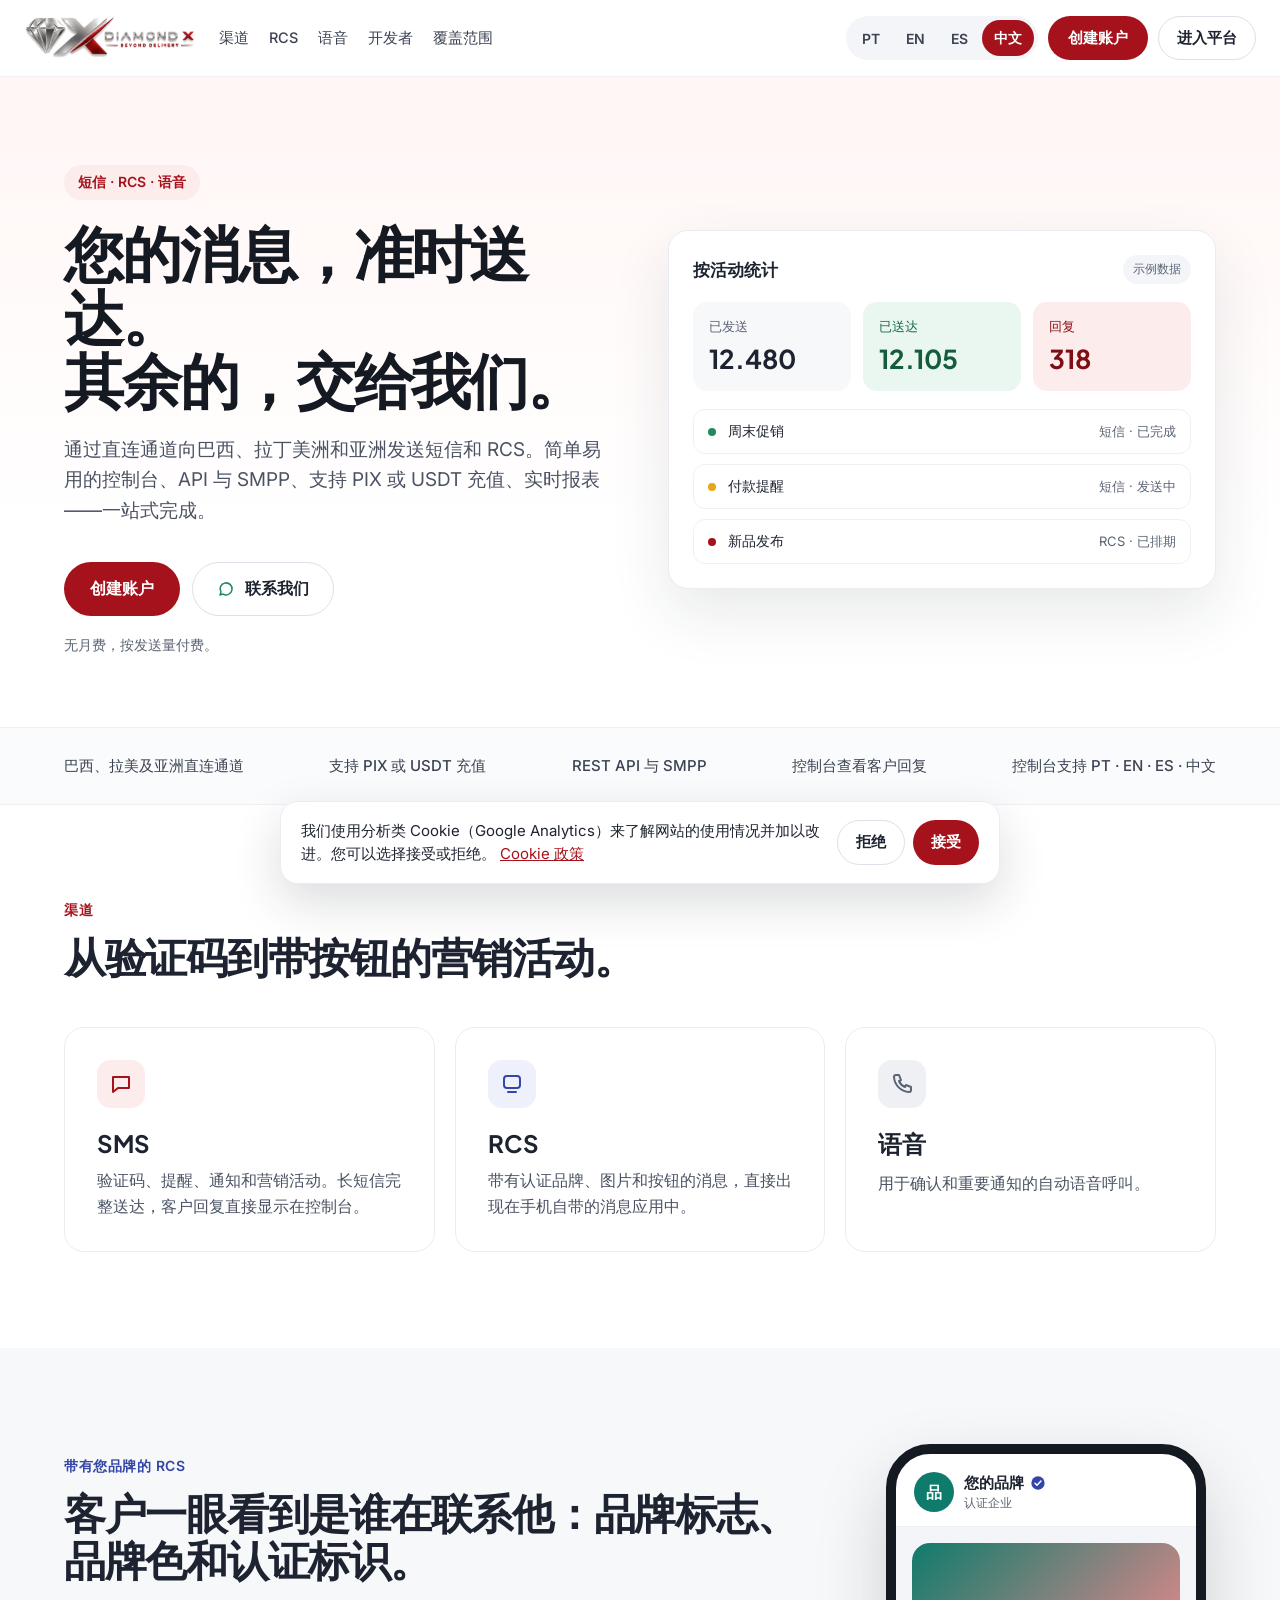
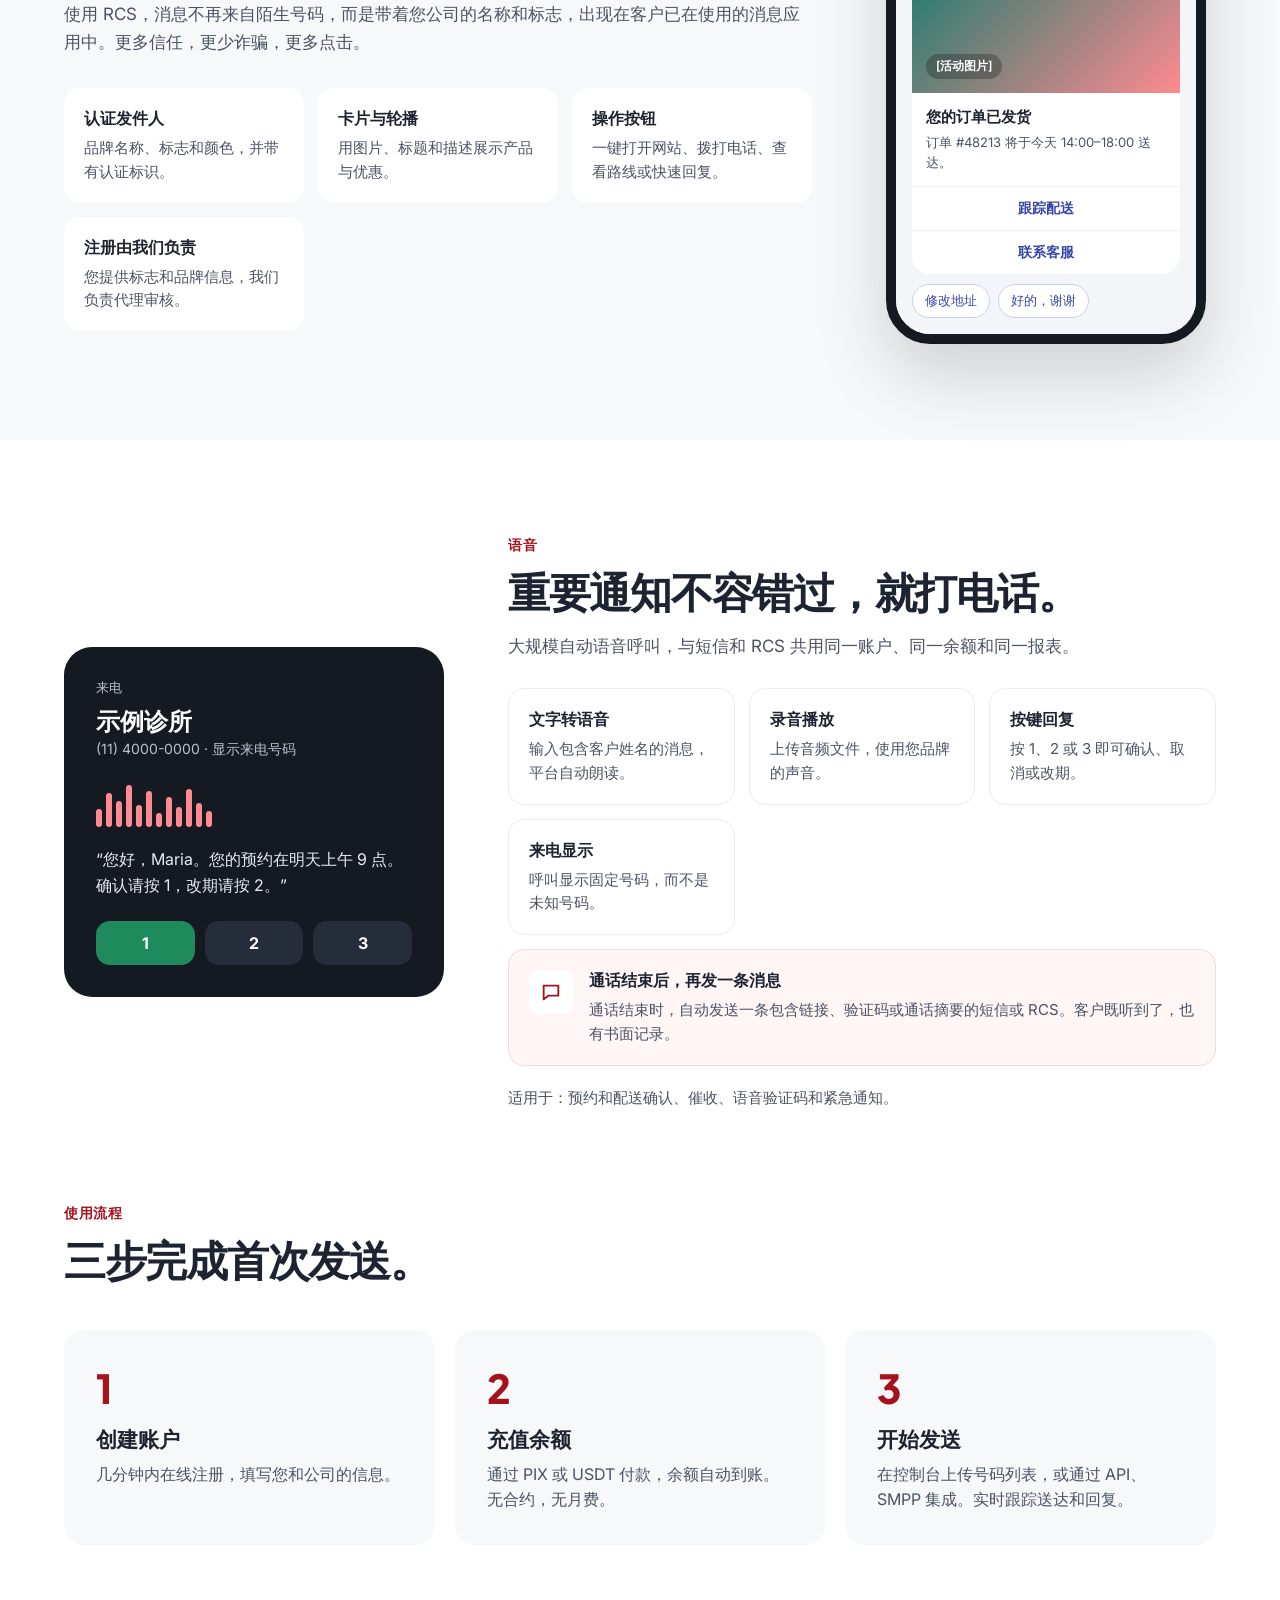
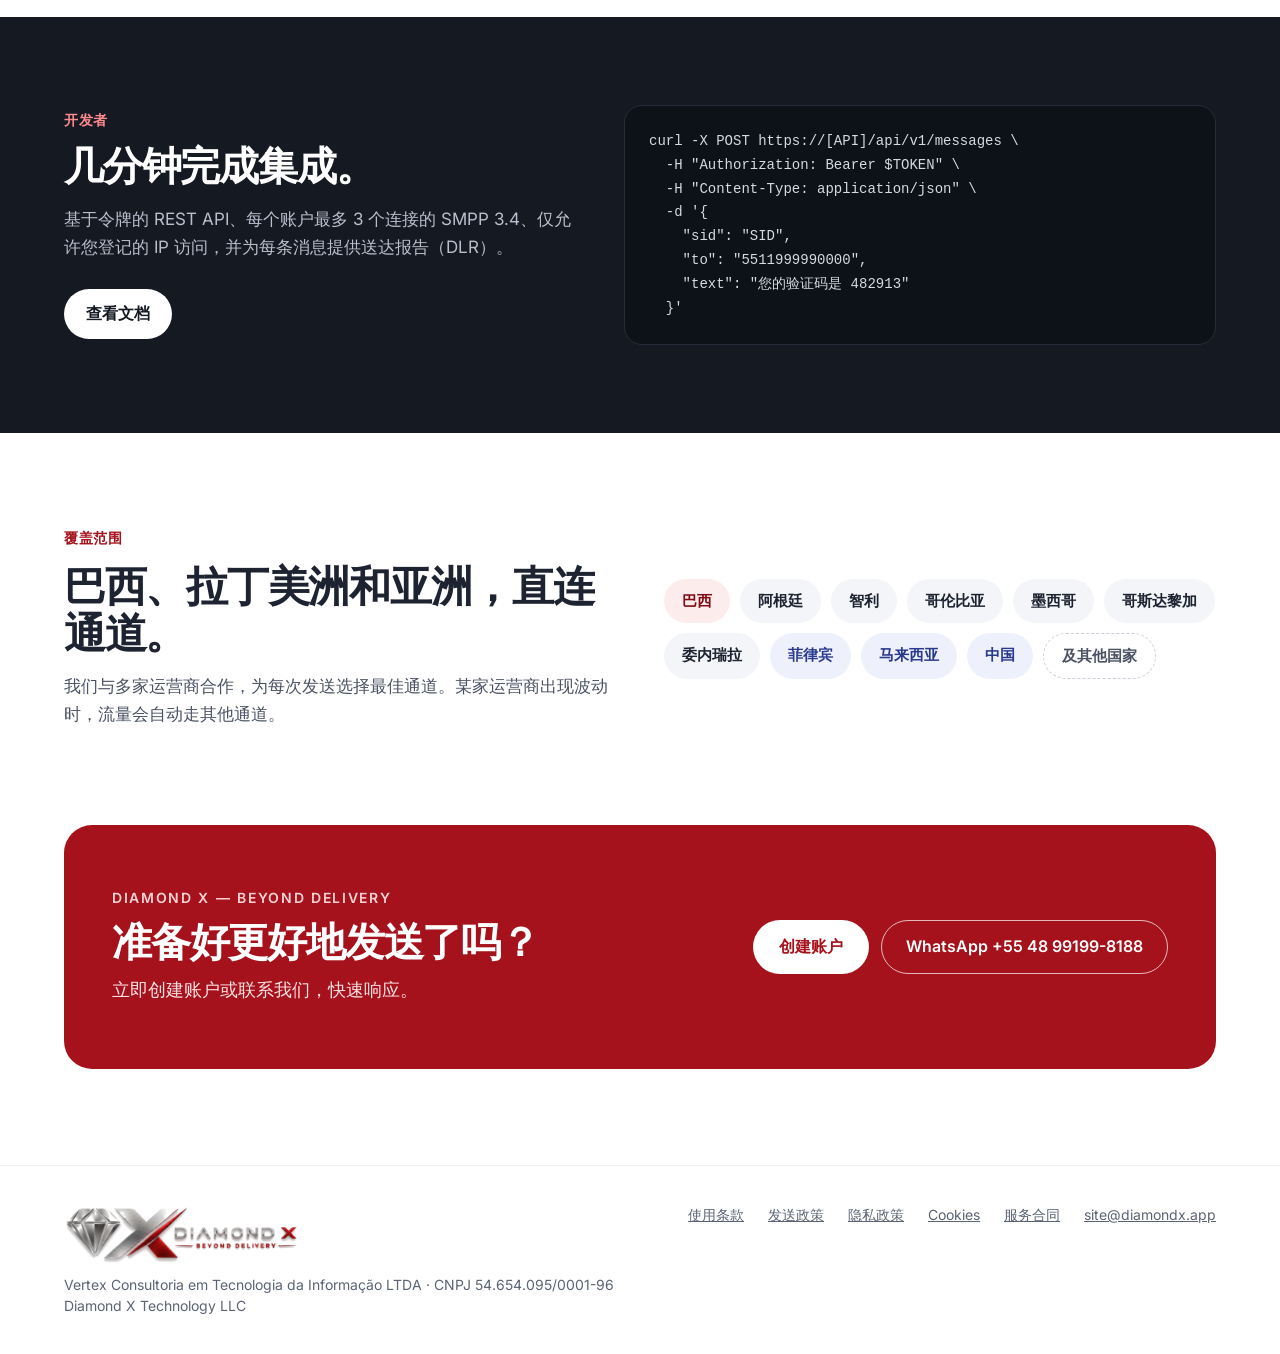
<file: zh/index.html>
<!doctype html>
<html lang="zh-CN">
<head>
<meta charset="utf-8">
<meta name="viewport" content="width=device-width, initial-scale=1">
<title>Diamond X — 短信、RCS 与语音 | Beyond delivery</title>
<meta name="description" content="向巴西、拉丁美洲和亚洲发送短信、品牌 RCS 和自动语音呼叫。控制台、API 与 SMPP，支持 PIX 或 USDT 充值，无月费。">
<link rel="canonical" href="https://diamondx.app/zh/">
<link rel="alternate" hreflang="pt-BR" href="https://diamondx.app/">
<link rel="alternate" hreflang="en" href="https://diamondx.app/en/">
<link rel="alternate" hreflang="es" href="https://diamondx.app/es/">
<link rel="alternate" hreflang="zh-CN" href="https://diamondx.app/zh/">
<link rel="alternate" hreflang="x-default" href="https://diamondx.app/">
<meta property="og:type" content="website">
<meta property="og:site_name" content="Diamond X">
<meta property="og:title" content="Diamond X — 短信、RCS 与语音 | Beyond delivery">
<meta property="og:description" content="向巴西、拉丁美洲和亚洲发送短信、品牌 RCS 和自动语音呼叫。控制台、API 与 SMPP，支持 PIX 或 USDT 充值，无月费。">
<meta property="og:url" content="https://diamondx.app/zh/">
<meta property="og:image" content="https://diamondx.app/assets/og-image.png">
<meta property="og:locale" content="zh_CN">
<meta name="twitter:card" content="summary_large_image">
<meta name="theme-color" content="#A6121C">
<link rel="icon" type="image/png" sizes="32x32" href="/assets/favicon-32.png">
<link rel="icon" type="image/png" sizes="192x192" href="/assets/favicon-192.png">
<link rel="apple-touch-icon" href="/assets/apple-touch-icon.png">
<link rel="preconnect" href="https://fonts.googleapis.com">
<link rel="preconnect" href="https://fonts.gstatic.com" crossorigin>
<link href="https://fonts.googleapis.com/css2?family=Plus+Jakarta+Sans:wght@500;600;700;800&amp;family=Inter:wght@400;500;600&amp;display=swap" rel="stylesheet">
<style>
body{margin:0}
a{color:#A6121C}a:hover{color:#7E0D15}
</style>
<link rel="stylesheet" href="/assets/site.css">
</head>
<body>
<div style="font-family: Inter, 'PingFang SC', 'Microsoft YaHei', system-ui, sans-serif; color: #1D2330; background: #FFFFFF; min-height: 100vh">

<header style="border-bottom: 1px solid #EEF0F4; background: rgba(255,255,255,0.92)">
<nav style="max-width: 1360px; margin: 0 auto; padding: 16px 24px; display: flex; flex-wrap: wrap; align-items: center; gap: 12px 28px">
<a href="#topo" style="display: flex; align-items: center; text-decoration: none">
<img src="/assets/diamondx-logo-600.png" alt="Diamond X — Beyond delivery" style="height: 44px; width: auto; display: block">
</a>
<div class="dx-navlinks" style="display: flex; flex-wrap: wrap; gap: 8px 24px; flex: 1 1 auto; font-size: 15px; font-weight: 500">
<a href="#canais" style="color: #3B4352; text-decoration: none">渠道</a>
<a href="#rcs" style="color: #3B4352; text-decoration: none">RCS</a>
<a href="#voz" style="color: #3B4352; text-decoration: none">语音</a>
<a href="#como-funciona" style="color: #3B4352; text-decoration: none">使用流程</a>
<a href="#desenvolvedores" style="color: #3B4352; text-decoration: none">开发者</a>
<a href="#cobertura" style="color: #3B4352; text-decoration: none">覆盖范围</a>
<a href="#contato" style="color: #3B4352; text-decoration: none">联系我们</a>
</div>
<div style="display: flex; align-items: center; gap: 10px; flex-wrap: wrap">
<div role="group" aria-label="Idioma / Language" style="display: flex; align-items: center; gap: 2px; background: #F4F5F8; border-radius: 999px; padding: 4px">

<a href="/" hreflang="pt" lang="pt"  class="dx-lang-pill" style="font: inherit; font-size: 14px; font-weight: 600; border: 0; text-decoration: none; display: inline-flex; align-items: center; border-radius: 999px; padding: 8px 12px; min-height: 36px; cursor: pointer; background: transparent; color: #3B4352;">PT</a>

<a href="/en/" hreflang="en" lang="en"  class="dx-lang-pill" style="font: inherit; font-size: 14px; font-weight: 600; border: 0; text-decoration: none; display: inline-flex; align-items: center; border-radius: 999px; padding: 8px 12px; min-height: 36px; cursor: pointer; background: transparent; color: #3B4352;">EN</a>

<a href="/es/" hreflang="es" lang="es"  class="dx-lang-pill" style="font: inherit; font-size: 14px; font-weight: 600; border: 0; text-decoration: none; display: inline-flex; align-items: center; border-radius: 999px; padding: 8px 12px; min-height: 36px; cursor: pointer; background: transparent; color: #3B4352;">ES</a>

<a href="/zh/" hreflang="zh" lang="zh" aria-current="page" class="dx-lang-pill" style="font: inherit; font-size: 14px; font-weight: 600; border: 0; text-decoration: none; display: inline-flex; align-items: center; border-radius: 999px; padding: 8px 12px; min-height: 36px; cursor: pointer; background: #A6121C; color: #FFFFFF;">中文</a>

</div>
<a href="https://novo.diamondx.app/criar-conta?lang=zh" style="font-size: 15px; font-weight: 600; color: #FFFFFF; background: #A6121C; text-decoration: none; padding: 12px 20px; border-radius: 999px">创建账户</a>
<a href="https://novo.diamondx.app/" style="font-size: 15px; font-weight: 600; color: #1D2330; border: 1px solid #DCE0E8; text-decoration: none; padding: 11px 18px; border-radius: 999px">进入平台</a>
</div>
</nav>
</header>

<section id="topo" style="background: linear-gradient(180deg, #FFF6F5 0%, #FFFFFF 70%)">
<div style="max-width: 1200px; margin: 0 auto; padding: 88px 24px 72px; display: flex; flex-wrap: wrap; align-items: center; gap: 56px">
<div style="flex: 1 1 460px; min-width: 0">
<p style="margin: 0 0 20px; display: inline-flex; align-items: center; gap: 8px; font-size: 14px; font-weight: 600; color: #A6121C; background: #FDECEC; padding: 8px 14px; border-radius: 999px">短信 · RCS · 语音</p>
<h1 style="margin: 0; font-family: 'Plus Jakarta Sans', 'PingFang SC', sans-serif; font-weight: 800; font-size: 60px; line-height: 1.06; letter-spacing: -0.035em; color: #141922"><span style="display: block">您的消息，准时送达。</span><span style="display: block">其余的，交给我们。</span></h1>
<p style="margin: 24px 0 0; font-size: 19px; line-height: 1.6; color: #4A5263; max-width: 540px">通过直连通道向巴西、拉丁美洲和亚洲发送短信和 RCS。简单易用的控制台、API 与 SMPP、支持 PIX 或 USDT 充值、实时报表——一站式完成。</p>
<div style="margin-top: 36px; display: flex; flex-wrap: wrap; gap: 12px">
<a href="https://novo.diamondx.app/criar-conta?lang=zh" style="font-size: 16px; font-weight: 600; color: #FFFFFF; background: #A6121C; text-decoration: none; padding: 16px 26px; border-radius: 999px">创建账户</a>
<a href="https://wa.me/5548991998188" style="font-size: 16px; font-weight: 600; color: #1D2330; background: #FFFFFF; border: 1px solid #DCE0E8; text-decoration: none; padding: 15px 24px; border-radius: 999px; display: inline-flex; align-items: center; gap: 10px">
<svg width="18" height="18" viewBox="0 0 24 24" aria-hidden="true"><path d="M4 20l1.3-4A8 8 0 1 1 8 18.7L4 20z" fill="none" stroke="#1F8A5B" stroke-width="2" stroke-linejoin="round"></path></svg>
联系我们</a>
</div>
<p style="margin: 20px 0 0; font-size: 14px; color: #5B6474">无月费，按发送量付费。</p>
</div>

<div style="flex: 1 1 460px; min-width: 0">
<div style="background: #FFFFFF; border: 1px solid #EAECF1; border-radius: 20px; box-shadow: 0 24px 60px rgba(29,35,48,0.10); padding: 24px">
<div style="display: flex; justify-content: space-between; align-items: center; margin-bottom: 18px; gap: 12px">
<p style="margin: 0; font-family: 'Plus Jakarta Sans', 'PingFang SC', sans-serif; font-weight: 700; font-size: 17px">按活动统计</p>
<p style="margin: 0; font-size: 12px; color: #5B6474; background: #F4F5F8; padding: 6px 10px; border-radius: 999px">示例数据</p>
</div>
<div style="display: grid; grid-template-columns: repeat(3, minmax(0, 1fr)); gap: 12px">
<div style="background: #F7F8FA; border-radius: 14px; padding: 16px"><p style="margin: 0; font-size: 13px; color: #5B6474">已发送</p><p style="margin: 6px 0 0; font-family: 'Plus Jakarta Sans', sans-serif; font-weight: 700; font-size: 26px">12.480</p></div>
<div style="background: #EAF6F0; border-radius: 14px; padding: 16px"><p style="margin: 0; font-size: 13px; color: #1A6B47">已送达</p><p style="margin: 6px 0 0; font-family: 'Plus Jakarta Sans', sans-serif; font-weight: 700; font-size: 26px; color: #155C3C">12.105</p></div>
<div style="background: #FDECEC; border-radius: 14px; padding: 16px"><p style="margin: 0; font-size: 13px; color: #8E1018">回复</p><p style="margin: 6px 0 0; font-family: 'Plus Jakarta Sans', sans-serif; font-weight: 700; font-size: 26px; color: #7E0D15">318</p></div>
</div>
<div style="margin-top: 18px; display: flex; flex-direction: column; gap: 10px">
<div style="display: flex; align-items: center; gap: 12px; padding: 12px 14px; border: 1px solid #EEF0F4; border-radius: 12px"><span style="width: 8px; height: 8px; border-radius: 50%; background: #1F8A5B"></span><span style="flex: 1; font-size: 14px">周末促销</span><span style="font-size: 13px; color: #5B6474">短信 · 已完成</span></div>
<div style="display: flex; align-items: center; gap: 12px; padding: 12px 14px; border: 1px solid #EEF0F4; border-radius: 12px"><span style="width: 8px; height: 8px; border-radius: 50%; background: #E8A317"></span><span style="flex: 1; font-size: 14px">付款提醒</span><span style="font-size: 13px; color: #5B6474">短信 · 发送中</span></div>
<div style="display: flex; align-items: center; gap: 12px; padding: 12px 14px; border: 1px solid #EEF0F4; border-radius: 12px"><span style="width: 8px; height: 8px; border-radius: 50%; background: #A6121C"></span><span style="flex: 1; font-size: 14px">新品发布</span><span style="font-size: 13px; color: #5B6474">RCS · 已排期</span></div>
</div>
</div>
</div>
</div>
</section>

<section aria-label="Diferenciais" style="border-top: 1px solid #EEF0F4; border-bottom: 1px solid #EEF0F4; background: #FAFBFC">
<div style="max-width: 1200px; margin: 0 auto; padding: 28px 24px; display: flex; flex-wrap: wrap; justify-content: space-between; gap: 16px 32px; font-size: 15px; font-weight: 500; color: #3B4352">
<span>巴西、拉美及亚洲直连通道</span>
<span>支持 PIX 或 USDT 充值</span>
<span>REST API 与 SMPP</span>
<span>控制台查看客户回复</span>
<span>控制台支持 PT · EN · ES · 中文</span>
</div>
</section>

<section id="canais" style="max-width: 1200px; margin: 0 auto; padding: 96px 24px 40px">
<p style="margin: 0; font-size: 14px; font-weight: 600; color: #A6121C; letter-spacing: 0.04em; text-transform: uppercase">渠道</p>
<h2 style="margin: 12px 0 0; font-family: 'Plus Jakarta Sans', 'PingFang SC', sans-serif; font-weight: 800; font-size: 42px; letter-spacing: -0.03em; line-height: 1.12; max-width: 680px">从验证码到带按钮的营销活动。</h2>
<div style="margin-top: 48px; display: grid; grid-template-columns: repeat(auto-fit, minmax(280px, 1fr)); gap: 20px">
<article style="border: 1px solid #EAECF1; border-radius: 20px; padding: 32px; background: #FFFFFF">
<div style="width: 48px; height: 48px; border-radius: 14px; background: #FDECEC; display: flex; align-items: center; justify-content: center"><svg width="24" height="24" viewBox="0 0 24 24" aria-hidden="true"><path d="M4 5h16v11H9l-5 4z" fill="none" stroke="#A6121C" stroke-width="2" stroke-linejoin="round"></path></svg></div>
<h3 style="margin: 20px 0 0; font-family: 'Plus Jakarta Sans', sans-serif; font-weight: 700; font-size: 24px">SMS</h3>
<p style="margin: 10px 0 0; font-size: 16px; line-height: 1.6; color: #4A5263">验证码、提醒、通知和营销活动。长短信完整送达，客户回复直接显示在控制台。</p>
</article>
<article style="border: 1px solid #EAECF1; border-radius: 20px; padding: 32px; background: #FFFFFF">
<div style="width: 48px; height: 48px; border-radius: 14px; background: #EEF1FB; display: flex; align-items: center; justify-content: center"><svg width="24" height="24" viewBox="0 0 24 24" aria-hidden="true"><rect x="4" y="4" width="16" height="12" rx="3" fill="none" stroke="#3446A8" stroke-width="2"></rect><path d="M8 20h8" stroke="#3446A8" stroke-width="2" stroke-linecap="round"></path></svg></div>
<h3 style="margin: 20px 0 0; font-family: 'Plus Jakarta Sans', sans-serif; font-weight: 700; font-size: 24px">RCS</h3>
<p style="margin: 10px 0 0; font-size: 16px; line-height: 1.6; color: #4A5263">带有认证品牌、图片和按钮的消息，直接出现在手机自带的消息应用中。</p>
</article>
<article style="border: 1px solid #EAECF1; border-radius: 20px; padding: 32px; background: #FFFFFF">
<div style="width: 48px; height: 48px; border-radius: 14px; background: #EEF0F4; display: flex; align-items: center; justify-content: center"><svg width="24" height="24" viewBox="0 0 24 24" aria-hidden="true"><path d="M6 3h3l2 5-2 1a11 11 0 0 0 6 6l1-2 5 2v3a2 2 0 0 1-2 2A16 16 0 0 1 4 5a2 2 0 0 1 2-2z" fill="none" stroke="#5B6474" stroke-width="2" stroke-linejoin="round"></path></svg></div>
<h3 style="margin: 20px 0 0; font-family: 'Plus Jakarta Sans', 'PingFang SC', sans-serif; font-weight: 700; font-size: 24px">语音</h3>
<p style="margin: 10px 0 0; font-size: 16px; line-height: 1.6; color: #4A5263">用于确认和重要通知的自动语音呼叫。</p>
</article>
</div>
</section>

<section id="rcs" style="background: #F7F8FA; margin-top: 56px">
<div style="max-width: 1200px; margin: 0 auto; padding: 96px 24px; display: flex; flex-wrap: wrap; align-items: center; gap: 64px">
<div style="flex: 1 1 440px; min-width: 0">
<p style="margin: 0; font-size: 14px; font-weight: 600; color: #3446A8; letter-spacing: 0.04em; text-transform: uppercase">带有您品牌的 RCS</p>
<h2 style="margin: 12px 0 0; font-family: 'Plus Jakarta Sans', 'PingFang SC', sans-serif; font-weight: 800; font-size: 42px; letter-spacing: -0.03em; line-height: 1.12">客户一眼看到是谁在联系他：品牌标志、品牌色和认证标识。</h2>
<p style="margin: 18px 0 0; font-size: 17px; line-height: 1.65; color: #4A5263">使用 RCS，消息不再来自陌生号码，而是带着您公司的名称和标志，出现在客户已在使用的消息应用中。更多信任，更少诈骗，更多点击。</p>
<div style="margin-top: 32px; display: grid; grid-template-columns: repeat(auto-fit, minmax(220px, 1fr)); gap: 14px">
<div style="background: #FFFFFF; border-radius: 16px; padding: 20px"><p style="margin: 0; font-weight: 600; font-size: 16px">认证发件人</p><p style="margin: 6px 0 0; font-size: 15px; line-height: 1.55; color: #4A5263">品牌名称、标志和颜色，并带有认证标识。</p></div>
<div style="background: #FFFFFF; border-radius: 16px; padding: 20px"><p style="margin: 0; font-weight: 600; font-size: 16px">卡片与轮播</p><p style="margin: 6px 0 0; font-size: 15px; line-height: 1.55; color: #4A5263">用图片、标题和描述展示产品与优惠。</p></div>
<div style="background: #FFFFFF; border-radius: 16px; padding: 20px"><p style="margin: 0; font-weight: 600; font-size: 16px">操作按钮</p><p style="margin: 6px 0 0; font-size: 15px; line-height: 1.55; color: #4A5263">一键打开网站、拨打电话、查看路线或快速回复。</p></div>
<div style="background: #FFFFFF; border-radius: 16px; padding: 20px"><p style="margin: 0; font-weight: 600; font-size: 16px">注册由我们负责</p><p style="margin: 6px 0 0; font-size: 15px; line-height: 1.55; color: #4A5263">您提供标志和品牌信息，我们负责代理审核。</p></div>
</div>
</div>
<div style="flex: 0 1 340px; min-width: 0; display: flex; justify-content: center">
<div role="img" aria-label="带认证品牌的 RCS 消息示例" style="width: 320px; background: #FFFFFF; border: 10px solid #141922; border-radius: 44px; overflow: hidden; box-shadow: 0 30px 70px rgba(20,25,34,0.18)">
<div style="padding: 18px 18px 14px; border-bottom: 1px solid #EEF0F4; display: flex; align-items: center; gap: 10px">
<div style="width: 40px; height: 40px; border-radius: 50%; background: #0F7B6C; color: #FFFFFF; display: flex; align-items: center; justify-content: center; font-family: 'Plus Jakarta Sans', sans-serif; font-weight: 800; font-size: 16px">品</div>
<div style="flex: 1; min-width: 0">
<p style="margin: 0; font-weight: 600; font-size: 15px; display: flex; align-items: center; gap: 6px">您的品牌 <svg width="16" height="16" viewBox="0 0 24 24" aria-hidden="true"><circle cx="12" cy="12" r="10" fill="#3446A8"></circle><path d="M7.5 12.5l3 3 6-6.5" fill="none" stroke="#FFFFFF" stroke-width="2.2" stroke-linecap="round" stroke-linejoin="round"></path></svg></p>
<p style="margin: 2px 0 0; font-size: 12px; color: #5B6474">认证企业</p>
</div>
</div>
<div style="padding: 16px; background: #F4F5F8; display: flex; flex-direction: column; gap: 10px">
<div style="background: #FFFFFF; border-radius: 18px; overflow: hidden">
<div style="height: 150px; background: linear-gradient(135deg, #0F7B6C 0%, #FF8A8F 100%); display: flex; align-items: flex-end; padding: 14px; box-sizing: border-box"><span style="font-size: 12px; font-weight: 600; color: #FFFFFF; background: rgba(0,0,0,0.25); padding: 4px 10px; border-radius: 999px">[活动图片]</span></div>
<div style="padding: 14px">
<p style="margin: 0; font-weight: 600; font-size: 15px">您的订单已发货</p>
<p style="margin: 6px 0 0; font-size: 13px; line-height: 1.5; color: #4A5263">订单 #48213 将于今天 14:00–18:00 送达。</p>
</div>
<div style="border-top: 1px solid #EEF0F4; display: flex; flex-direction: column">
<span style="padding: 12px; text-align: center; font-size: 14px; font-weight: 600; color: #3446A8">跟踪配送</span>
<span style="padding: 12px; text-align: center; font-size: 14px; font-weight: 600; color: #3446A8; border-top: 1px solid #EEF0F4">联系客服</span>
</div>
</div>
<div style="display: flex; gap: 8px; flex-wrap: wrap">
<span style="font-size: 13px; font-weight: 500; color: #3446A8; border: 1px solid #C9D0EE; background: #FFFFFF; padding: 7px 12px; border-radius: 999px">修改地址</span>
<span style="font-size: 13px; font-weight: 500; color: #3446A8; border: 1px solid #C9D0EE; background: #FFFFFF; padding: 7px 12px; border-radius: 999px">好的，谢谢</span>
</div>
</div>
</div>
</div>
</div>
</section>

<section id="voz" style="max-width: 1200px; margin: 0 auto; padding: 96px 24px 24px; display: flex; flex-wrap: wrap; align-items: center; gap: 64px">
<div style="flex: 0 1 380px; min-width: 0">
<div role="img" aria-label="带按键确认的自动语音呼叫示例" style="background: #141922; border-radius: 28px; padding: 32px; color: #FFFFFF">
<p style="margin: 0; font-size: 13px; color: #B9C0CC">来电</p>
<p style="margin: 8px 0 0; font-family: 'Plus Jakarta Sans', 'PingFang SC', sans-serif; font-weight: 700; font-size: 24px">示例诊所</p>
<p style="margin: 2px 0 0; font-size: 14px; color: #B9C0CC">(11) 4000-0000 · 显示来电号码</p>
<div style="margin-top: 24px; display: flex; align-items: flex-end; gap: 4px; height: 44px" aria-hidden="true">
<span style="width: 6px; height: 18px; background: #FF8A8F; border-radius: 3px"></span><span style="width: 6px; height: 34px; background: #FF8A8F; border-radius: 3px"></span><span style="width: 6px; height: 26px; background: #FF8A8F; border-radius: 3px"></span><span style="width: 6px; height: 42px; background: #FF8A8F; border-radius: 3px"></span><span style="width: 6px; height: 22px; background: #FF8A8F; border-radius: 3px"></span><span style="width: 6px; height: 36px; background: #FF8A8F; border-radius: 3px"></span><span style="width: 6px; height: 14px; background: #FF8A8F; border-radius: 3px"></span><span style="width: 6px; height: 30px; background: #FF8A8F; border-radius: 3px"></span><span style="width: 6px; height: 20px; background: #FF8A8F; border-radius: 3px"></span><span style="width: 6px; height: 38px; background: #FF8A8F; border-radius: 3px"></span><span style="width: 6px; height: 24px; background: #FF8A8F; border-radius: 3px"></span><span style="width: 6px; height: 16px; background: #FF8A8F; border-radius: 3px"></span>
</div>
<p style="margin: 20px 0 0; font-size: 16px; line-height: 1.6; color: #E9ECF2">“您好，Maria。您的预约在明天上午 9 点。确认请按 1，改期请按 2。”</p>
<div style="margin-top: 22px; display: grid; grid-template-columns: repeat(3, minmax(0, 1fr)); gap: 10px">
<span style="text-align: center; padding: 12px 0; border-radius: 14px; background: #1F8A5B; font-weight: 700">1</span>
<span style="text-align: center; padding: 12px 0; border-radius: 14px; background: #262D3A; font-weight: 700">2</span>
<span style="text-align: center; padding: 12px 0; border-radius: 14px; background: #262D3A; font-weight: 700">3</span>
</div>
</div>
</div>
<div style="flex: 1 1 440px; min-width: 0">
<p style="margin: 0; font-size: 14px; font-weight: 600; color: #A6121C; letter-spacing: 0.04em; text-transform: uppercase">语音</p>
<h2 style="margin: 12px 0 0; font-family: 'Plus Jakarta Sans', 'PingFang SC', sans-serif; font-weight: 800; font-size: 42px; letter-spacing: -0.03em; line-height: 1.12">重要通知不容错过，就打电话。</h2>
<p style="margin: 18px 0 0; font-size: 17px; line-height: 1.65; color: #4A5263">大规模自动语音呼叫，与短信和 RCS 共用同一账户、同一余额和同一报表。</p>
<div style="margin-top: 28px; display: grid; grid-template-columns: repeat(auto-fit, minmax(220px, 1fr)); gap: 14px">
<div style="border: 1px solid #EAECF1; border-radius: 16px; padding: 20px"><p style="margin: 0; font-weight: 600; font-size: 16px">文字转语音</p><p style="margin: 6px 0 0; font-size: 15px; line-height: 1.55; color: #4A5263">输入包含客户姓名的消息，平台自动朗读。</p></div>
<div style="border: 1px solid #EAECF1; border-radius: 16px; padding: 20px"><p style="margin: 0; font-weight: 600; font-size: 16px">录音播放</p><p style="margin: 6px 0 0; font-size: 15px; line-height: 1.55; color: #4A5263">上传音频文件，使用您品牌的声音。</p></div>
<div style="border: 1px solid #EAECF1; border-radius: 16px; padding: 20px"><p style="margin: 0; font-weight: 600; font-size: 16px">按键回复</p><p style="margin: 6px 0 0; font-size: 15px; line-height: 1.55; color: #4A5263">按 1、2 或 3 即可确认、取消或改期。</p></div>
<div style="border: 1px solid #EAECF1; border-radius: 16px; padding: 20px"><p style="margin: 0; font-weight: 600; font-size: 16px">来电显示</p><p style="margin: 6px 0 0; font-size: 15px; line-height: 1.55; color: #4A5263">呼叫显示固定号码，而不是未知号码。</p></div>
</div>
<div style="margin-top: 14px; background: #FFF6F5; border: 1px solid #F3DCDC; border-radius: 16px; padding: 20px; display: flex; gap: 16px; align-items: flex-start">
<div style="flex: 0 0 auto; width: 44px; height: 44px; border-radius: 12px; background: #FFFFFF; display: flex; align-items: center; justify-content: center"><svg width="22" height="22" viewBox="0 0 24 24" aria-hidden="true"><path d="M4 5h16v11H9l-5 4z" fill="none" stroke="#A6121C" stroke-width="2" stroke-linejoin="round"></path></svg></div>
<div style="min-width: 0">
<p style="margin: 0; font-weight: 600; font-size: 16px">通话结束后，再发一条消息</p>
<p style="margin: 6px 0 0; font-size: 15px; line-height: 1.55; color: #4A5263">通话结束时，自动发送一条包含链接、验证码或通话摘要的短信或 RCS。客户既听到了，也有书面记录。</p>
</div>
</div>
<p style="margin: 22px 0 0; font-size: 15px; color: #4A5263">适用于：预约和配送确认、催收、语音验证码和紧急通知。</p>
</div>
</section>

<section id="como-funciona" style="max-width: 1200px; margin: 0 auto; padding: 72px 24px">
<p style="margin: 0; font-size: 14px; font-weight: 600; color: #A6121C; letter-spacing: 0.04em; text-transform: uppercase">使用流程</p>
<h2 style="margin: 12px 0 0; font-family: 'Plus Jakarta Sans', 'PingFang SC', sans-serif; font-weight: 800; font-size: 42px; letter-spacing: -0.03em; line-height: 1.12">三步完成首次发送。</h2>
<div style="margin-top: 48px; display: grid; grid-template-columns: repeat(auto-fit, minmax(260px, 1fr)); gap: 20px">
<div style="background: #F7F8FA; border-radius: 20px; padding: 32px">
<p style="margin: 0; font-family: 'Plus Jakarta Sans', sans-serif; font-weight: 800; font-size: 40px; color: #A6121C">1</p>
<h3 style="margin: 12px 0 0; font-family: 'Plus Jakarta Sans', 'PingFang SC', sans-serif; font-weight: 700; font-size: 21px">创建账户</h3>
<p style="margin: 8px 0 0; font-size: 16px; line-height: 1.6; color: #4A5263">几分钟内在线注册，填写您和公司的信息。</p>
</div>
<div style="background: #F7F8FA; border-radius: 20px; padding: 32px">
<p style="margin: 0; font-family: 'Plus Jakarta Sans', sans-serif; font-weight: 800; font-size: 40px; color: #A6121C">2</p>
<h3 style="margin: 12px 0 0; font-family: 'Plus Jakarta Sans', 'PingFang SC', sans-serif; font-weight: 700; font-size: 21px">充值余额</h3>
<p style="margin: 8px 0 0; font-size: 16px; line-height: 1.6; color: #4A5263">通过 PIX 或 USDT 付款，余额自动到账。无合约，无月费。</p>
</div>
<div style="background: #F7F8FA; border-radius: 20px; padding: 32px">
<p style="margin: 0; font-family: 'Plus Jakarta Sans', sans-serif; font-weight: 800; font-size: 40px; color: #A6121C">3</p>
<h3 style="margin: 12px 0 0; font-family: 'Plus Jakarta Sans', 'PingFang SC', sans-serif; font-weight: 700; font-size: 21px">开始发送</h3>
<p style="margin: 8px 0 0; font-size: 16px; line-height: 1.6; color: #4A5263">在控制台上传号码列表，或通过 API、SMPP 集成。实时跟踪送达和回复。</p>
</div>
</div>
</section>

<section id="desenvolvedores" style="background: #141922; color: #E9ECF2">
<div style="max-width: 1200px; margin: 0 auto; padding: 88px 24px; display: flex; flex-wrap: wrap; gap: 48px; align-items: center">
<div style="flex: 1 1 400px; min-width: 0">
<p style="margin: 0; font-size: 14px; font-weight: 600; color: #FF8A8F; letter-spacing: 0.04em; text-transform: uppercase">开发者</p>
<h2 style="margin: 12px 0 0; font-family: 'Plus Jakarta Sans', 'PingFang SC', sans-serif; font-weight: 800; font-size: 40px; letter-spacing: -0.03em; line-height: 1.12; color: #FFFFFF">几分钟完成集成。</h2>
<p style="margin: 18px 0 0; font-size: 17px; line-height: 1.65; color: #B9C0CC">基于令牌的 REST API、每个账户最多 3 个连接的 SMPP 3.4、仅允许您登记的 IP 访问，并为每条消息提供送达报告（DLR）。</p>
<a href="/zh/docs/" style="margin-top: 28px; display: inline-block; font-size: 16px; font-weight: 600; color: #141922; background: #FFFFFF; text-decoration: none; padding: 14px 22px; border-radius: 999px">查看文档</a>
</div>
<div style="flex: 1 1 480px; min-width: 0; background: #0D1118; border: 1px solid #262D3A; border-radius: 18px; padding: 24px; overflow-x: auto">
<pre style="margin: 0; font-family: ui-monospace, Menlo, monospace; font-size: 14px; line-height: 1.7; color: #D5DAE3">curl -X POST https://[API]/api/v1/messages \
  -H "Authorization: Bearer $TOKEN" \
  -H "Content-Type: application/json" \
  -d '{
    "sid": "SID",
    "to": "5511999990000",
    "text": "您的验证码是 482913"
  }'</pre>
</div>
</div>
</section>

<section id="cobertura" style="max-width: 1200px; margin: 0 auto; padding: 96px 24px; display: flex; flex-wrap: wrap; gap: 48px; align-items: center">
<div style="flex: 1 1 420px; min-width: 0">
<p style="margin: 0; font-size: 14px; font-weight: 600; color: #A6121C; letter-spacing: 0.04em; text-transform: uppercase">覆盖范围</p>
<h2 style="margin: 12px 0 0; font-family: 'Plus Jakarta Sans', 'PingFang SC', sans-serif; font-weight: 800; font-size: 42px; letter-spacing: -0.03em; line-height: 1.12">巴西、拉丁美洲和亚洲，直连通道。</h2>
<p style="margin: 18px 0 0; font-size: 17px; line-height: 1.65; color: #4A5263">我们与多家运营商合作，为每次发送选择最佳通道。某家运营商出现波动时，流量会自动走其他通道。</p>
</div>
<div style="flex: 1 1 420px; min-width: 0; display: flex; flex-wrap: wrap; gap: 10px">

<span style="font-size: 15px; font-weight: 600; padding: 12px 18px; border-radius: 999px; background: #FDECEC; color: #7E0D15;">巴西</span>

<span style="font-size: 15px; font-weight: 600; padding: 12px 18px; border-radius: 999px; background: #F4F5F8;">阿根廷</span>

<span style="font-size: 15px; font-weight: 600; padding: 12px 18px; border-radius: 999px; background: #F4F5F8;">智利</span>

<span style="font-size: 15px; font-weight: 600; padding: 12px 18px; border-radius: 999px; background: #F4F5F8;">哥伦比亚</span>

<span style="font-size: 15px; font-weight: 600; padding: 12px 18px; border-radius: 999px; background: #F4F5F8;">墨西哥</span>

<span style="font-size: 15px; font-weight: 600; padding: 12px 18px; border-radius: 999px; background: #F4F5F8;">哥斯达黎加</span>

<span style="font-size: 15px; font-weight: 600; padding: 12px 18px; border-radius: 999px; background: #F4F5F8;">委内瑞拉</span>

<span style="font-size: 15px; font-weight: 600; padding: 12px 18px; border-radius: 999px; background: #EEF1FB; color: #2A3A8F;">菲律宾</span>

<span style="font-size: 15px; font-weight: 600; padding: 12px 18px; border-radius: 999px; background: #EEF1FB; color: #2A3A8F;">马来西亚</span>

<span style="font-size: 15px; font-weight: 600; padding: 12px 18px; border-radius: 999px; background: #EEF1FB; color: #2A3A8F;">中国</span>

<span style="font-size: 15px; font-weight: 600; padding: 12px 18px; border-radius: 999px; border: 1px dashed #C9CED8; color: #4A5263;">及其他国家</span>

</div>
</section>

<section id="contato" style="max-width: 1200px; margin: 0 auto; padding: 0 24px 96px">
<div style="background: #A6121C; border-radius: 28px; padding: 64px 48px; display: flex; flex-wrap: wrap; align-items: center; justify-content: space-between; gap: 32px; color: #FFFFFF">
<div style="flex: 1 1 420px; min-width: 0">
<p style="margin: 0 0 12px; font-size: 14px; font-weight: 600; letter-spacing: 0.12em; text-transform: uppercase; color: #FFD3D6">Diamond X — Beyond delivery</p>
<h2 style="margin: 0; font-family: 'Plus Jakarta Sans', 'PingFang SC', sans-serif; font-weight: 800; font-size: 40px; letter-spacing: -0.03em; line-height: 1.12">准备好更好地发送了吗？</h2>
<p style="margin: 14px 0 0; font-size: 18px; line-height: 1.6; color: #FFE3E5">立即创建账户或联系我们，快速响应。</p>
</div>
<div style="display: flex; flex-wrap: wrap; gap: 12px">
<a href="https://novo.diamondx.app/criar-conta?lang=zh" style="font-size: 16px; font-weight: 600; color: #A6121C; background: #FFFFFF; text-decoration: none; padding: 16px 26px; border-radius: 999px">创建账户</a>
<a href="https://wa.me/5548991998188" style="font-size: 16px; font-weight: 600; color: #FFFFFF; border: 1.5px solid rgba(255,255,255,0.7); text-decoration: none; padding: 15px 24px; border-radius: 999px">WhatsApp +55 48 99199-8188</a>
</div>
</div>
</section>

<footer style="border-top: 1px solid #EEF0F4">
<div style="max-width: 1200px; margin: 0 auto; padding: 40px 24px; display: flex; flex-wrap: wrap; justify-content: space-between; gap: 24px; font-size: 14px; color: #5B6474">
<div>
<img src="/assets/diamondx-logo-600.png" alt="Diamond X — Beyond delivery" style="height: 60px; width: auto; display: block">
<p style="margin: 10px 0 0">Vertex Consultoria em Tecnologia da Informação LTDA · CNPJ 54.654.095/0001-96</p>
<p style="margin: 4px 0 0">Diamond X Technology LLC</p>
</div>
<div style="display: flex; flex-wrap: wrap; gap: 24px">
<a href="/zh/termos/#termos" style="color: #5B6474">使用条款</a>
<a href="/zh/termos/#uso-aceitavel" style="color: #5B6474">发送政策</a>
<a href="/zh/termos/#privacidade" style="color: #5B6474">隐私政策</a>
<a href="/zh/termos/#cookies" style="color: #5B6474">Cookies</a>
<a href="/zh/termos/#contrato" style="color: #5B6474">服务合同</a>
<a href="mailto:site@diamondx.app" style="color: #5B6474">site@diamondx.app</a>
</div>
</div>
</footer>
</div>
<script src="/assets/site.js" defer></script>
</body>
</html>
</file>
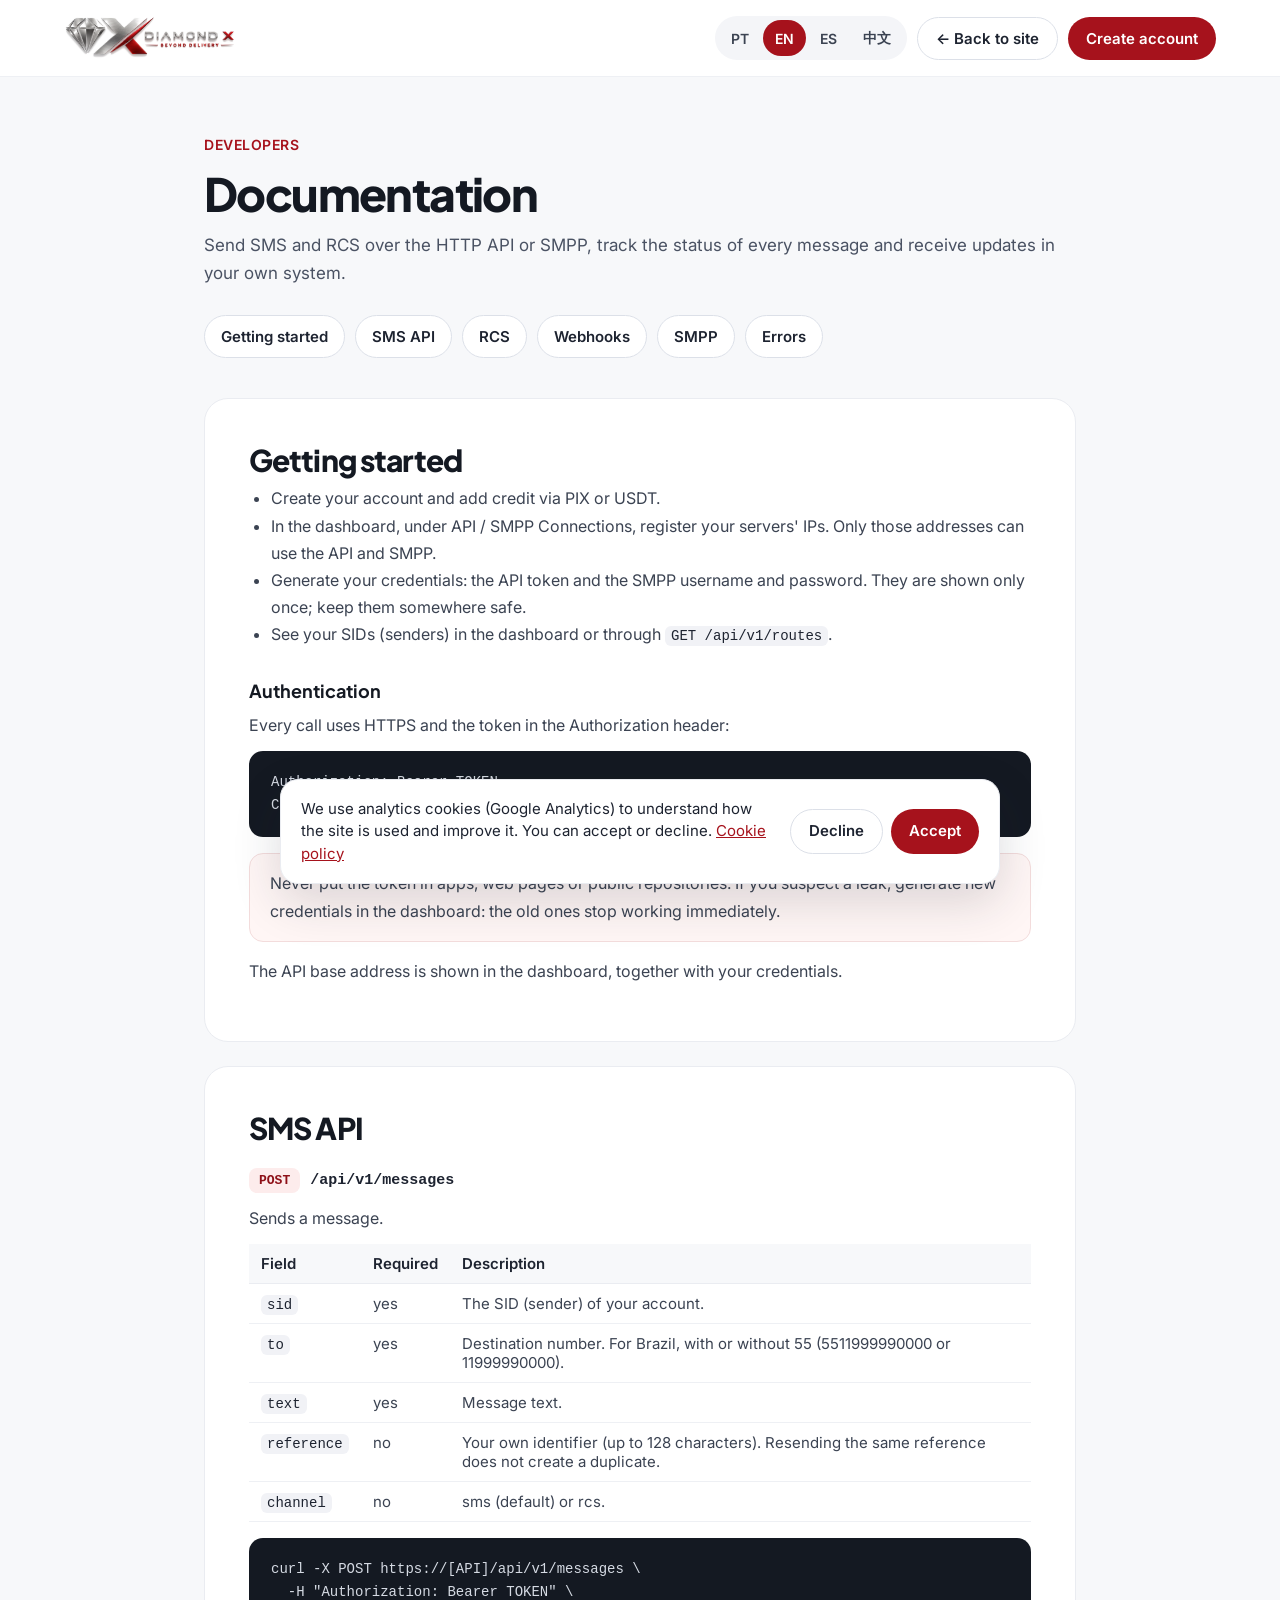
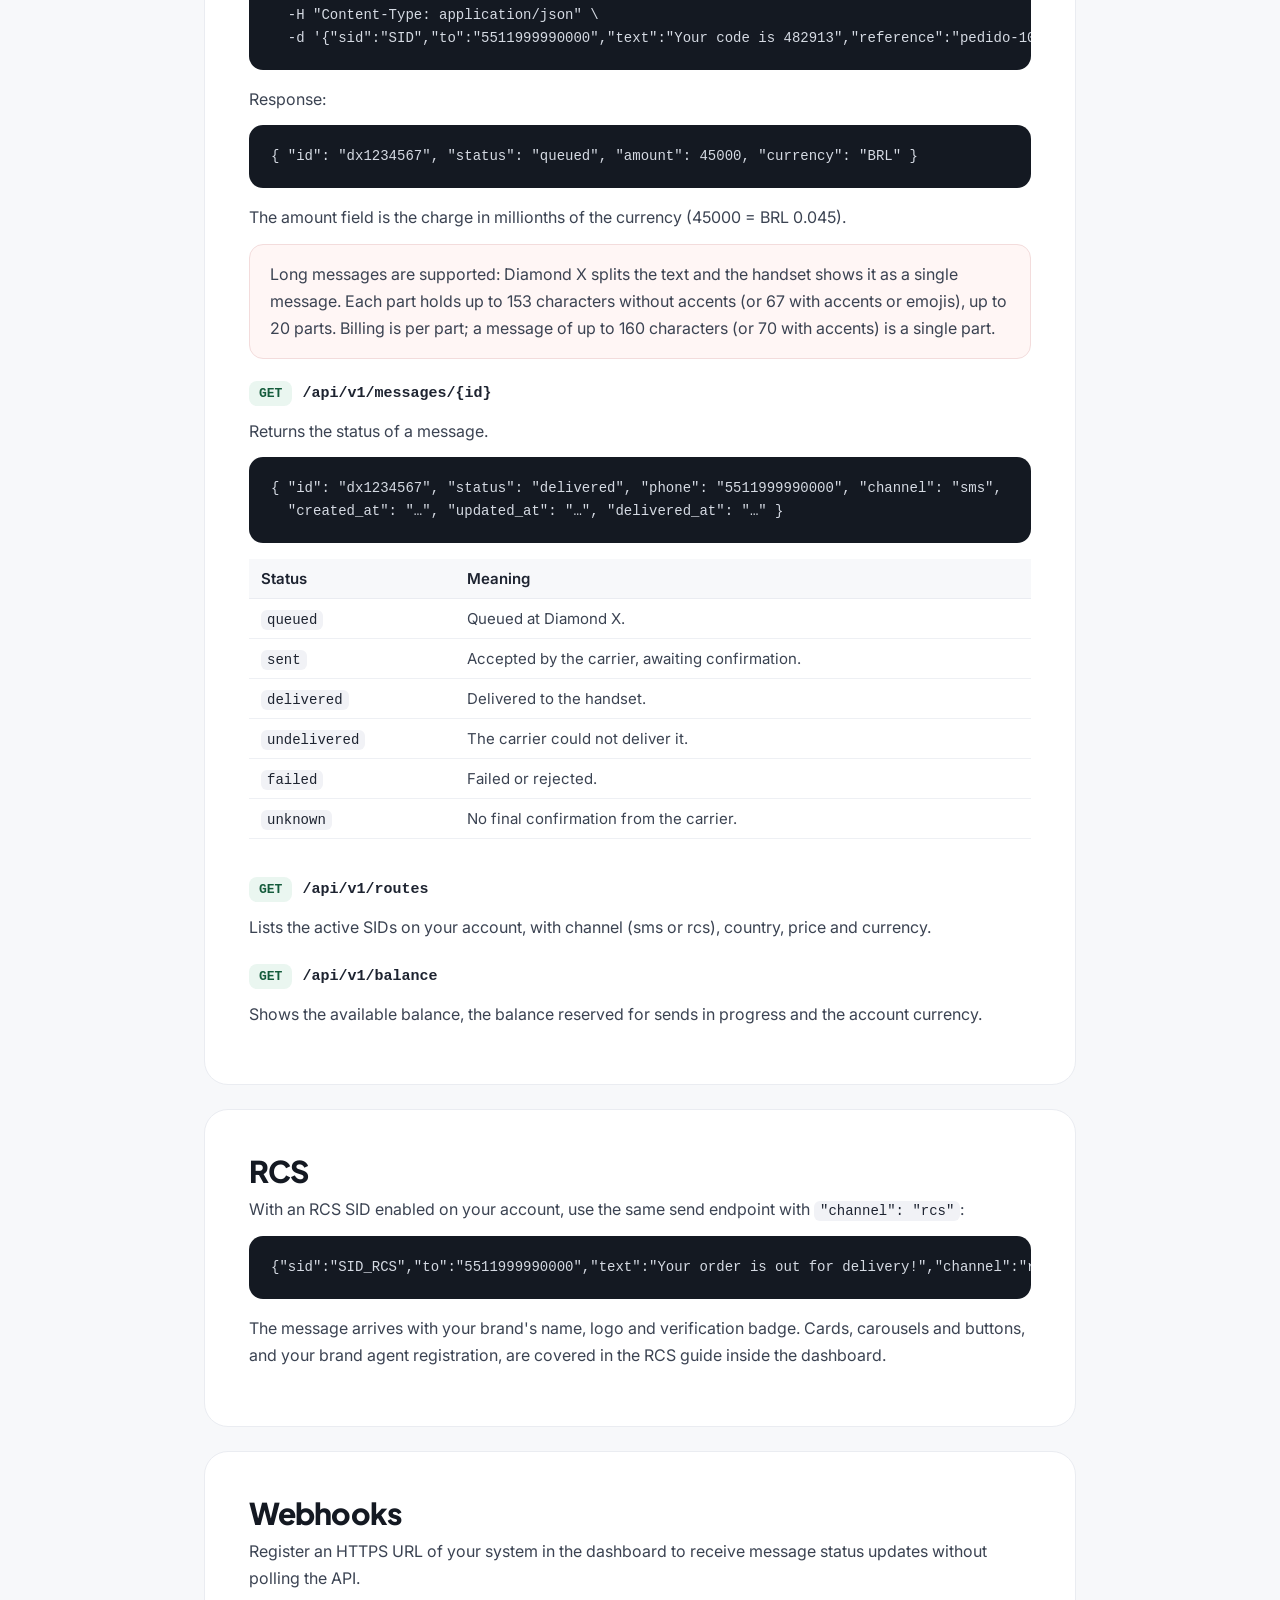
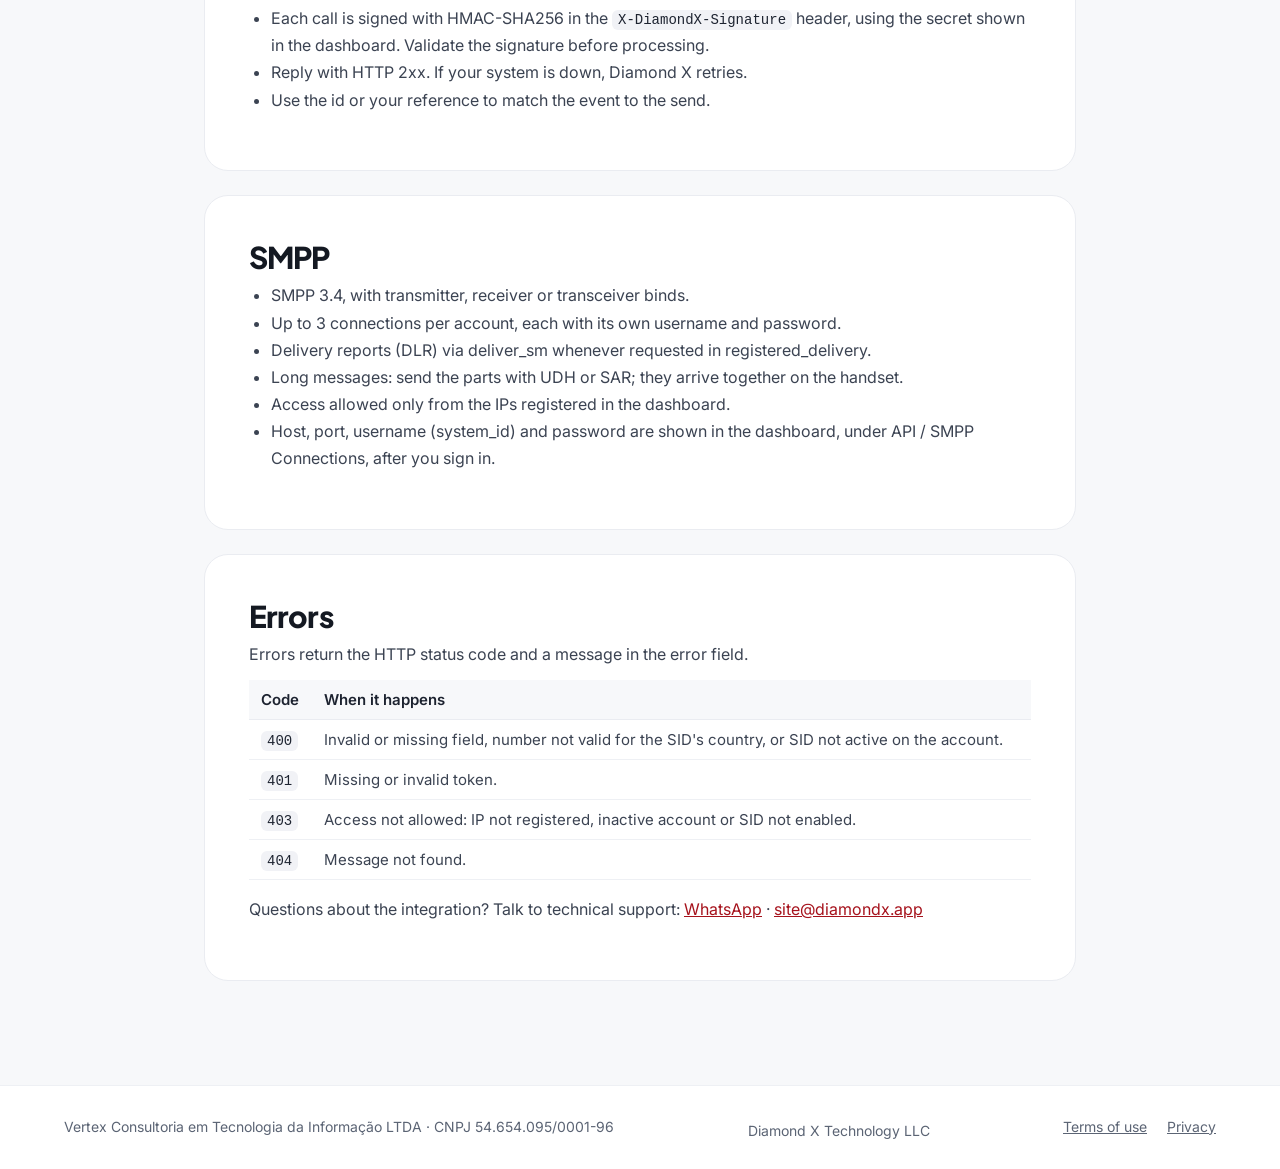
<file: en/docs/index.html>
<!doctype html>
<html lang="en">
<head>
<meta charset="utf-8">
<meta name="viewport" content="width=device-width, initial-scale=1">
<title>API documentation — Diamond X</title>
<meta name="description" content="How to integrate SMS and RCS with Diamond X: REST API, SMPP, delivery status, webhooks and errors.">
<link rel="canonical" href="https://diamondx.app/en/docs/">
<link rel="alternate" hreflang="pt-BR" href="https://diamondx.app/docs/">
<link rel="alternate" hreflang="en" href="https://diamondx.app/en/docs/">
<link rel="alternate" hreflang="es" href="https://diamondx.app/es/docs/">
<link rel="alternate" hreflang="zh-CN" href="https://diamondx.app/zh/docs/">
<link rel="alternate" hreflang="x-default" href="https://diamondx.app/docs/">
<meta property="og:type" content="website">
<meta property="og:site_name" content="Diamond X">
<meta property="og:title" content="API documentation — Diamond X">
<meta property="og:description" content="How to integrate SMS and RCS with Diamond X: REST API, SMPP, delivery status, webhooks and errors.">
<meta property="og:url" content="https://diamondx.app/en/docs/">
<meta property="og:image" content="https://diamondx.app/assets/og-image.png">
<meta property="og:locale" content="en_US">
<meta name="twitter:card" content="summary_large_image">
<meta name="theme-color" content="#A6121C">
<link rel="icon" type="image/png" sizes="32x32" href="/assets/favicon-32.png">
<link rel="icon" type="image/png" sizes="192x192" href="/assets/favicon-192.png">
<link rel="apple-touch-icon" href="/assets/apple-touch-icon.png">
<link rel="preconnect" href="https://fonts.googleapis.com">
<link rel="preconnect" href="https://fonts.gstatic.com" crossorigin>
<link href="https://fonts.googleapis.com/css2?family=Plus+Jakarta+Sans:wght@500;600;700;800&amp;family=Inter:wght@400;500;600&amp;display=swap" rel="stylesheet">
<style>
body{margin:0}
a{color:#A6121C}a:hover{color:#7E0D15}
.dc h2{font-family:'Plus Jakarta Sans','PingFang SC',sans-serif;font-weight:800;font-size:30px;letter-spacing:-0.03em;line-height:1.15;margin:0 0 8px;color:#141922}
.dc h3{font-family:'Plus Jakarta Sans','PingFang SC',sans-serif;font-weight:700;font-size:18px;margin:30px 0 10px;color:#141922}
.dc p{margin:0 0 12px;font-size:16px;line-height:1.7;color:#3B4352}
.dc ul{margin:0 0 12px;padding-left:22px}
.dc li{font-size:16px;line-height:1.7;color:#3B4352}
.dc code{font-family:ui-monospace,Menlo,monospace;font-size:14px;background:#F1F2F6;padding:2px 6px;border-radius:6px;color:#1D2330}
.dc pre{margin:0 0 16px;background:#141922;color:#D5DAE3;border-radius:14px;padding:20px 22px;overflow-x:auto;font-family:ui-monospace,Menlo,monospace;font-size:14px;line-height:1.65}
.dc .sec{background:#FFFFFF;border:1px solid #EAECF1;border-radius:24px;padding:44px;margin-bottom:24px}
.dc .ep{display:flex;flex-wrap:wrap;align-items:center;gap:10px;margin:22px 0 12px}
.dc .m{font-family:ui-monospace,Menlo,monospace;font-size:13px;font-weight:700;padding:5px 10px;border-radius:8px}
.dc .post{background:#FDECEC;color:#8E1018}
.dc .get{background:#EAF6F0;color:#155C3C}
.dc .path{font-family:ui-monospace,Menlo,monospace;font-size:15px;font-weight:600;color:#1D2330}
.dc table{width:100%;border-collapse:collapse;margin:0 0 16px;font-size:15px}
.dc th{text-align:left;font-weight:600;color:#1D2330;background:#F7F8FA;padding:10px 12px;border-bottom:1px solid #EAECF1}
.dc td{padding:10px 12px;border-bottom:1px solid #EEF0F4;color:#3B4352;vertical-align:top}
.dc .note{background:#FFF6F5;border:1px solid #F3DCDC;border-radius:14px;padding:16px 20px;margin:0 0 16px}
.dc .tw{overflow-x:auto}
.dc .chip{font-size:15px;font-weight:600;text-decoration:none;color:#1D2330;background:#FFFFFF;border:1px solid #DCE0E8;padding:11px 16px;border-radius:999px}
</style>
<link rel="stylesheet" href="/assets/site.css">
</head>
<body>
<div style="font-family: Inter, 'PingFang SC', 'Microsoft YaHei', system-ui, sans-serif; color: #1D2330; background: #F7F8FA; min-height: 100vh">

<header style="border-bottom: 1px solid #EEF0F4; background: #FFFFFF">
<nav style="max-width: 1200px; margin: 0 auto; padding: 16px 24px; display: flex; flex-wrap: wrap; align-items: center; justify-content: space-between; gap: 16px">
<a href="/en/" style="display: flex; align-items: center; text-decoration: none">
<img src="/assets/diamondx-logo-600.png" alt="Diamond X — Beyond delivery" style="height: 44px; width: auto; display: block">
</a>
<div style="display: flex; flex-wrap: wrap; align-items: center; gap: 10px">
<div role="group" aria-label="Idioma / Language" style="display: flex; align-items: center; gap: 2px; background: #F4F5F8; border-radius: 999px; padding: 4px">

<a href="/docs/" hreflang="pt" lang="pt"  class="dx-lang-pill" style="font: inherit; font-size: 14px; font-weight: 600; border: 0; text-decoration: none; display: inline-flex; align-items: center; border-radius: 999px; padding: 8px 12px; min-height: 36px; cursor: pointer; background: transparent; color: #3B4352;">PT</a>

<a href="/en/docs/" hreflang="en" lang="en" aria-current="page" class="dx-lang-pill" style="font: inherit; font-size: 14px; font-weight: 600; border: 0; text-decoration: none; display: inline-flex; align-items: center; border-radius: 999px; padding: 8px 12px; min-height: 36px; cursor: pointer; background: #A6121C; color: #FFFFFF;">EN</a>

<a href="/es/docs/" hreflang="es" lang="es"  class="dx-lang-pill" style="font: inherit; font-size: 14px; font-weight: 600; border: 0; text-decoration: none; display: inline-flex; align-items: center; border-radius: 999px; padding: 8px 12px; min-height: 36px; cursor: pointer; background: transparent; color: #3B4352;">ES</a>

<a href="/zh/docs/" hreflang="zh" lang="zh"  class="dx-lang-pill" style="font: inherit; font-size: 14px; font-weight: 600; border: 0; text-decoration: none; display: inline-flex; align-items: center; border-radius: 999px; padding: 8px 12px; min-height: 36px; cursor: pointer; background: transparent; color: #3B4352;">中文</a>

</div>
<a href="/en/" style="font-size: 15px; font-weight: 600; color: #1D2330; text-decoration: none; padding: 11px 18px; border: 1px solid #DCE0E8; border-radius: 999px">← Back to site</a>
<a href="https://novo.diamondx.app/criar-conta?lang=en" style="font-size: 15px; font-weight: 600; color: #FFFFFF; background: #A6121C; text-decoration: none; padding: 12px 18px; border-radius: 999px">Create account</a>
</div>
</nav>
</header>

<div class="dc" style="max-width: 920px; margin: 0 auto; padding: 56px 24px 80px">
<p style="margin: 0; font-size: 14px; font-weight: 600; color: #A6121C; letter-spacing: 0.04em; text-transform: uppercase">Developers</p>
<h1 style="margin: 12px 0 0; font-family: 'Plus Jakarta Sans', 'PingFang SC', sans-serif; font-weight: 800; font-size: 46px; letter-spacing: -0.035em; line-height: 1.08; color: #141922">Documentation</h1>
<p style="margin: 14px 0 0; font-size: 17px; line-height: 1.6; color: #4A5263">Send SMS and RCS over the HTTP API or SMPP, track the status of every message and receive updates in your own system.</p>
<div style="margin: 28px 0 40px; display: flex; flex-wrap: wrap; gap: 10px">
<a href="#inicio" class="chip">Getting started</a>
<a href="#api" class="chip">SMS API</a>
<a href="#rcs" class="chip">RCS</a>
<a href="#webhooks" class="chip">Webhooks</a>
<a href="#smpp" class="chip">SMPP</a>
<a href="#erros" class="chip">Errors</a>
</div>

<section id="inicio" class="sec">
<h2>Getting started</h2>
<ul>
<li>Create your account and add credit via PIX or USDT.</li>
<li>In the dashboard, under API / SMPP Connections, register your servers' IPs. Only those addresses can use the API and SMPP.</li>
<li>Generate your credentials: the API token and the SMPP username and password. They are shown only once; keep them somewhere safe.</li>
<li>See your SIDs (senders) in the dashboard or through <code>GET /api/v1/routes</code>.</li>
</ul>
<h3>Authentication</h3>
<p>Every call uses HTTPS and the token in the Authorization header:</p>
<pre>Authorization: Bearer TOKEN
Content-Type: application/json</pre>
<div class="note"><p style="margin: 0">Never put the token in apps, web pages or public repositories. If you suspect a leak, generate new credentials in the dashboard: the old ones stop working immediately.</p></div>
<p>The API base address is shown in the dashboard, together with your credentials.</p>
</section>

<section id="api" class="sec">
<h2>SMS API</h2>

<div class="ep"><span class="m post">POST</span><span class="path">/api/v1/messages</span></div>
<p>Sends a message.</p>
<div class="tw"><table>
<tr><th>Field</th><th>Required</th><th>Description</th></tr>
<tr><td><code>sid</code></td><td>yes</td><td>The SID (sender) of your account.</td></tr>
<tr><td><code>to</code></td><td>yes</td><td>Destination number. For Brazil, with or without 55 (5511999990000 or 11999990000).</td></tr>
<tr><td><code>text</code></td><td>yes</td><td>Message text.</td></tr>
<tr><td><code>reference</code></td><td>no</td><td>Your own identifier (up to 128 characters). Resending the same reference does not create a duplicate.</td></tr>
<tr><td><code>channel</code></td><td>no</td><td>sms (default) or rcs.</td></tr>
</table></div>
<pre>curl -X POST https://[API]/api/v1/messages \
  -H "Authorization: Bearer TOKEN" \
  -H "Content-Type: application/json" \
  -d '{"sid":"SID","to":"5511999990000","text":"Your code is 482913","reference":"pedido-1001"}'</pre>
<p>Response:</p>
<pre>{ "id": "dx1234567", "status": "queued", "amount": 45000, "currency": "BRL" }</pre>
<p>The amount field is the charge in millionths of the currency (45000 = BRL 0.045).</p>
<div class="note"><p style="margin: 0">Long messages are supported: Diamond X splits the text and the handset shows it as a single message. Each part holds up to 153 characters without accents (or 67 with accents or emojis), up to 20 parts. Billing is per part; a message of up to 160 characters (or 70 with accents) is a single part.</p></div>

<div class="ep"><span class="m get">GET</span><span class="path">/api/v1/messages/{id}</span></div>
<p>Returns the status of a message.</p>
<pre>{ "id": "dx1234567", "status": "delivered", "phone": "5511999990000", "channel": "sms",
  "created_at": "…", "updated_at": "…", "delivered_at": "…" }</pre>
<div class="tw"><table>
<tr><th>Status</th><th>Meaning</th></tr>
<tr><td><code>queued</code></td><td>Queued at Diamond X.</td></tr>
<tr><td><code>sent</code></td><td>Accepted by the carrier, awaiting confirmation.</td></tr>
<tr><td><code>delivered</code></td><td>Delivered to the handset.</td></tr>
<tr><td><code>undelivered</code></td><td>The carrier could not deliver it.</td></tr>
<tr><td><code>failed</code></td><td>Failed or rejected.</td></tr>
<tr><td><code>unknown</code></td><td>No final confirmation from the carrier.</td></tr>
</table></div>

<div class="ep"><span class="m get">GET</span><span class="path">/api/v1/routes</span></div>
<p>Lists the active SIDs on your account, with channel (sms or rcs), country, price and currency.</p>

<div class="ep"><span class="m get">GET</span><span class="path">/api/v1/balance</span></div>
<p>Shows the available balance, the balance reserved for sends in progress and the account currency.</p>
</section>

<section id="rcs" class="sec">
<h2>RCS</h2>
<p>With an RCS SID enabled on your account, use the same send endpoint with <code>"channel": "rcs"</code>:</p>
<pre>{"sid":"SID_RCS","to":"5511999990000","text":"Your order is out for delivery!","channel":"rcs"}</pre>
<p>The message arrives with your brand's name, logo and verification badge. Cards, carousels and buttons, and your brand agent registration, are covered in the RCS guide inside the dashboard.</p>
</section>

<section id="webhooks" class="sec">
<h2>Webhooks</h2>
<p>Register an HTTPS URL of your system in the dashboard to receive message status updates without polling the API.</p>
<ul>
<li>Each call is signed with HMAC-SHA256 in the <code>X-DiamondX-Signature</code> header, using the secret shown in the dashboard. Validate the signature before processing.</li>
<li>Reply with HTTP 2xx. If your system is down, Diamond X retries.</li>
<li>Use the id or your reference to match the event to the send.</li>
</ul>
</section>

<section id="smpp" class="sec">
<h2>SMPP</h2>
<ul>
<li>SMPP 3.4, with transmitter, receiver or transceiver binds.</li>
<li>Up to 3 connections per account, each with its own username and password.</li>
<li>Delivery reports (DLR) via deliver_sm whenever requested in registered_delivery.</li>
<li>Long messages: send the parts with UDH or SAR; they arrive together on the handset.</li>
<li>Access allowed only from the IPs registered in the dashboard.</li>
<li>Host, port, username (system_id) and password are shown in the dashboard, under API / SMPP Connections, after you sign in.</li>
</ul>
</section>

<section id="erros" class="sec">
<h2>Errors</h2>
<p>Errors return the HTTP status code and a message in the error field.</p>
<div class="tw"><table>
<tr><th>Code</th><th>When it happens</th></tr>
<tr><td><code>400</code></td><td>Invalid or missing field, number not valid for the SID's country, or SID not active on the account.</td></tr>
<tr><td><code>401</code></td><td>Missing or invalid token.</td></tr>
<tr><td><code>403</code></td><td>Access not allowed: IP not registered, inactive account or SID not enabled.</td></tr>
<tr><td><code>404</code></td><td>Message not found.</td></tr>
</table></div>
<p>Questions about the integration? Talk to technical support: <a href="https://wa.me/5548991998188">WhatsApp</a> · <a href="mailto:site@diamondx.app">site@diamondx.app</a></p>
</section>
</div>

<footer style="border-top: 1px solid #EEF0F4; background: #FFFFFF">
<div style="max-width: 1200px; margin: 0 auto; padding: 32px 24px; display: flex; flex-wrap: wrap; justify-content: space-between; gap: 16px; font-size: 14px; color: #5B6474">
<p style="margin: 0">Vertex Consultoria em Tecnologia da Informação LTDA · CNPJ 54.654.095/0001-96</p>
<p style="margin: 4px 0 0">Diamond X Technology LLC</p>
<div style="display: flex; flex-wrap: wrap; gap: 20px"><a href="/en/termos/#termos" style="color: #5B6474">Terms of use</a><a href="/en/termos/#privacidade" style="color: #5B6474">Privacy</a></div>
</div>
</footer>
</div>
<script src="/assets/site.js" defer></script>
</body>
</html>
</file>
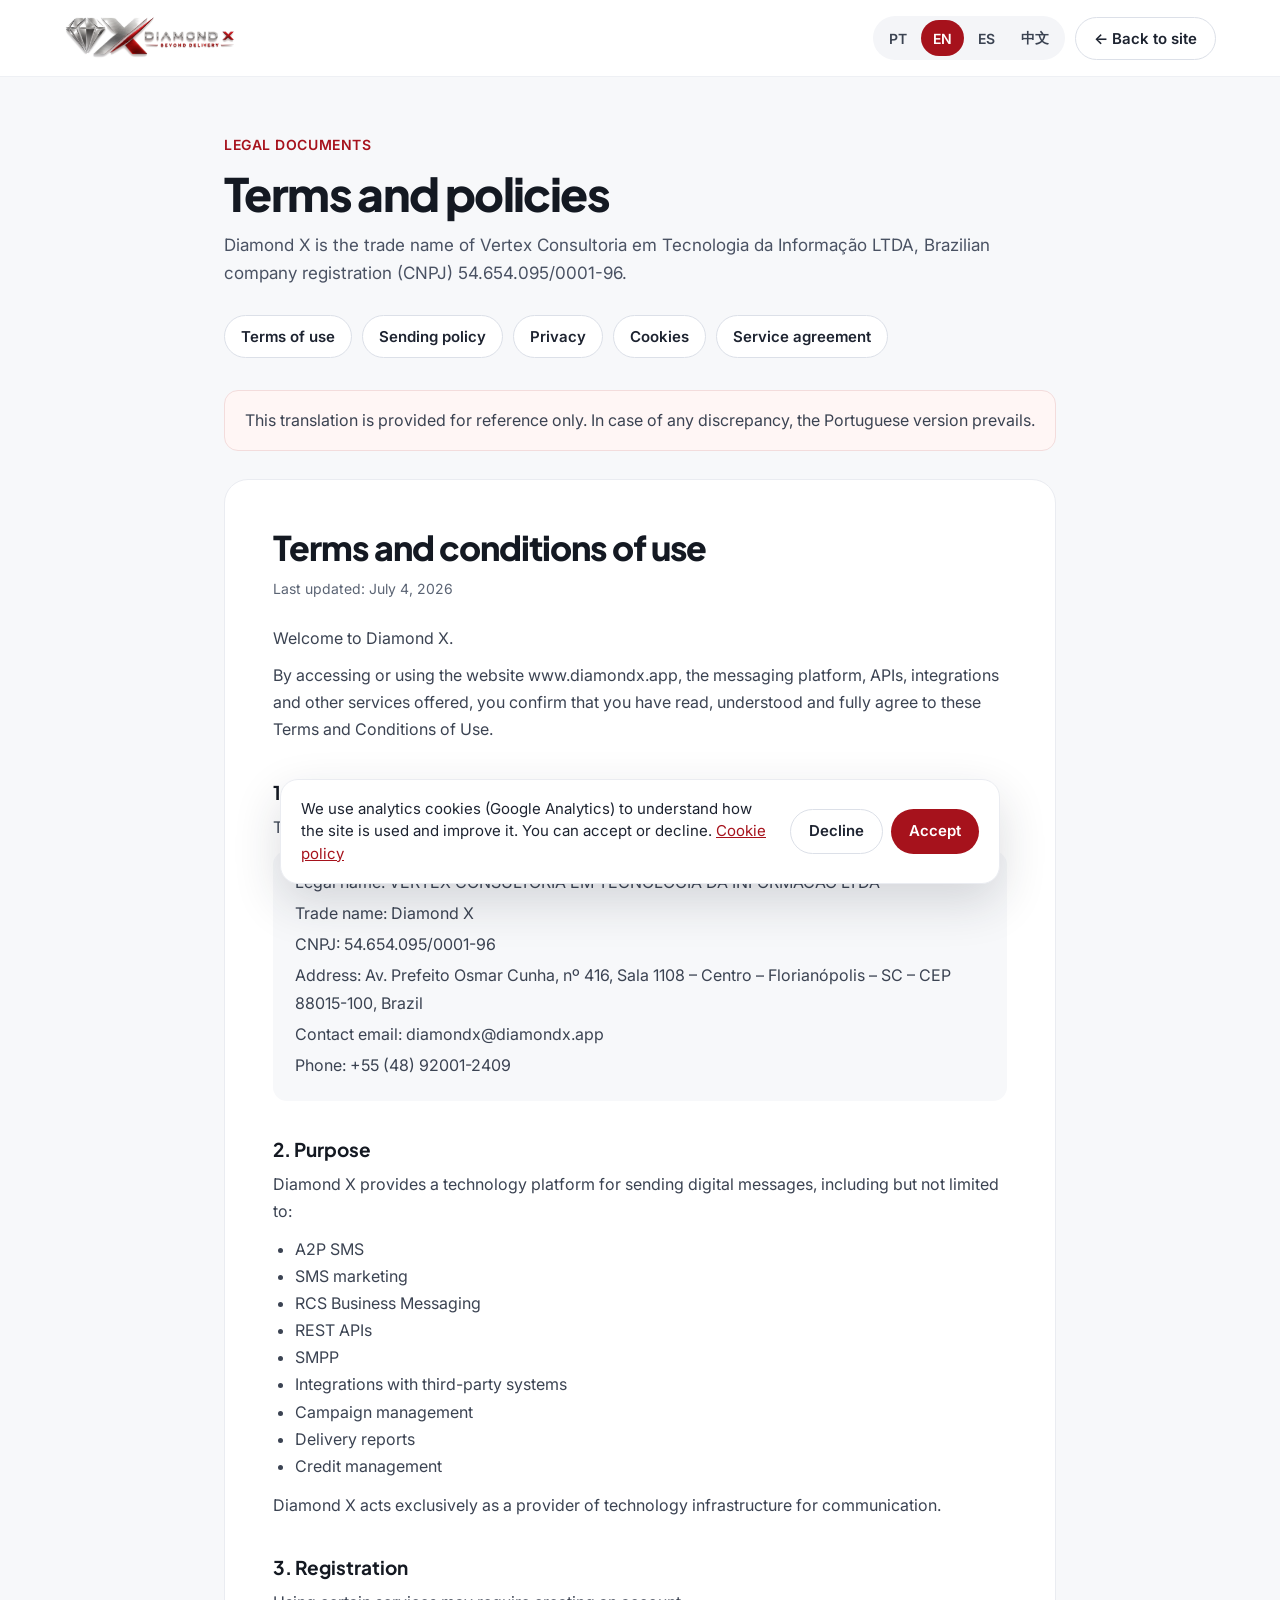
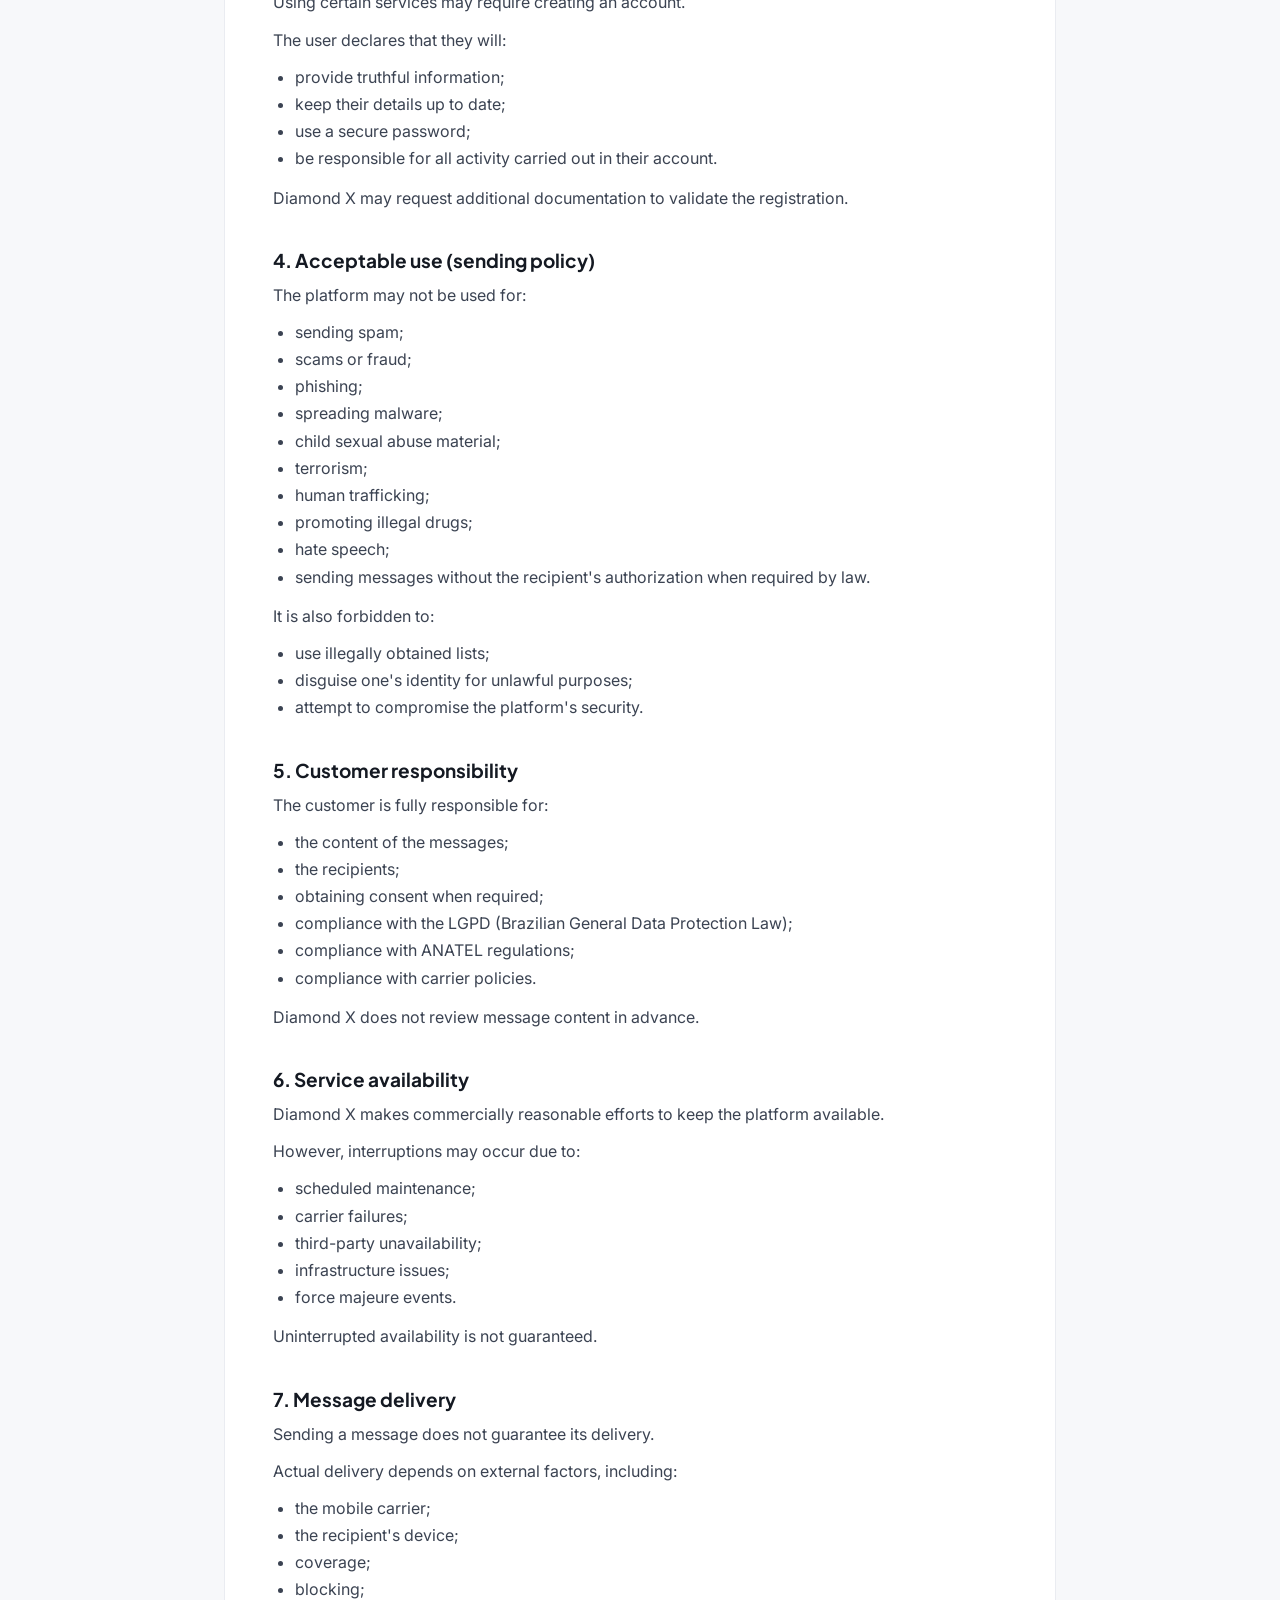
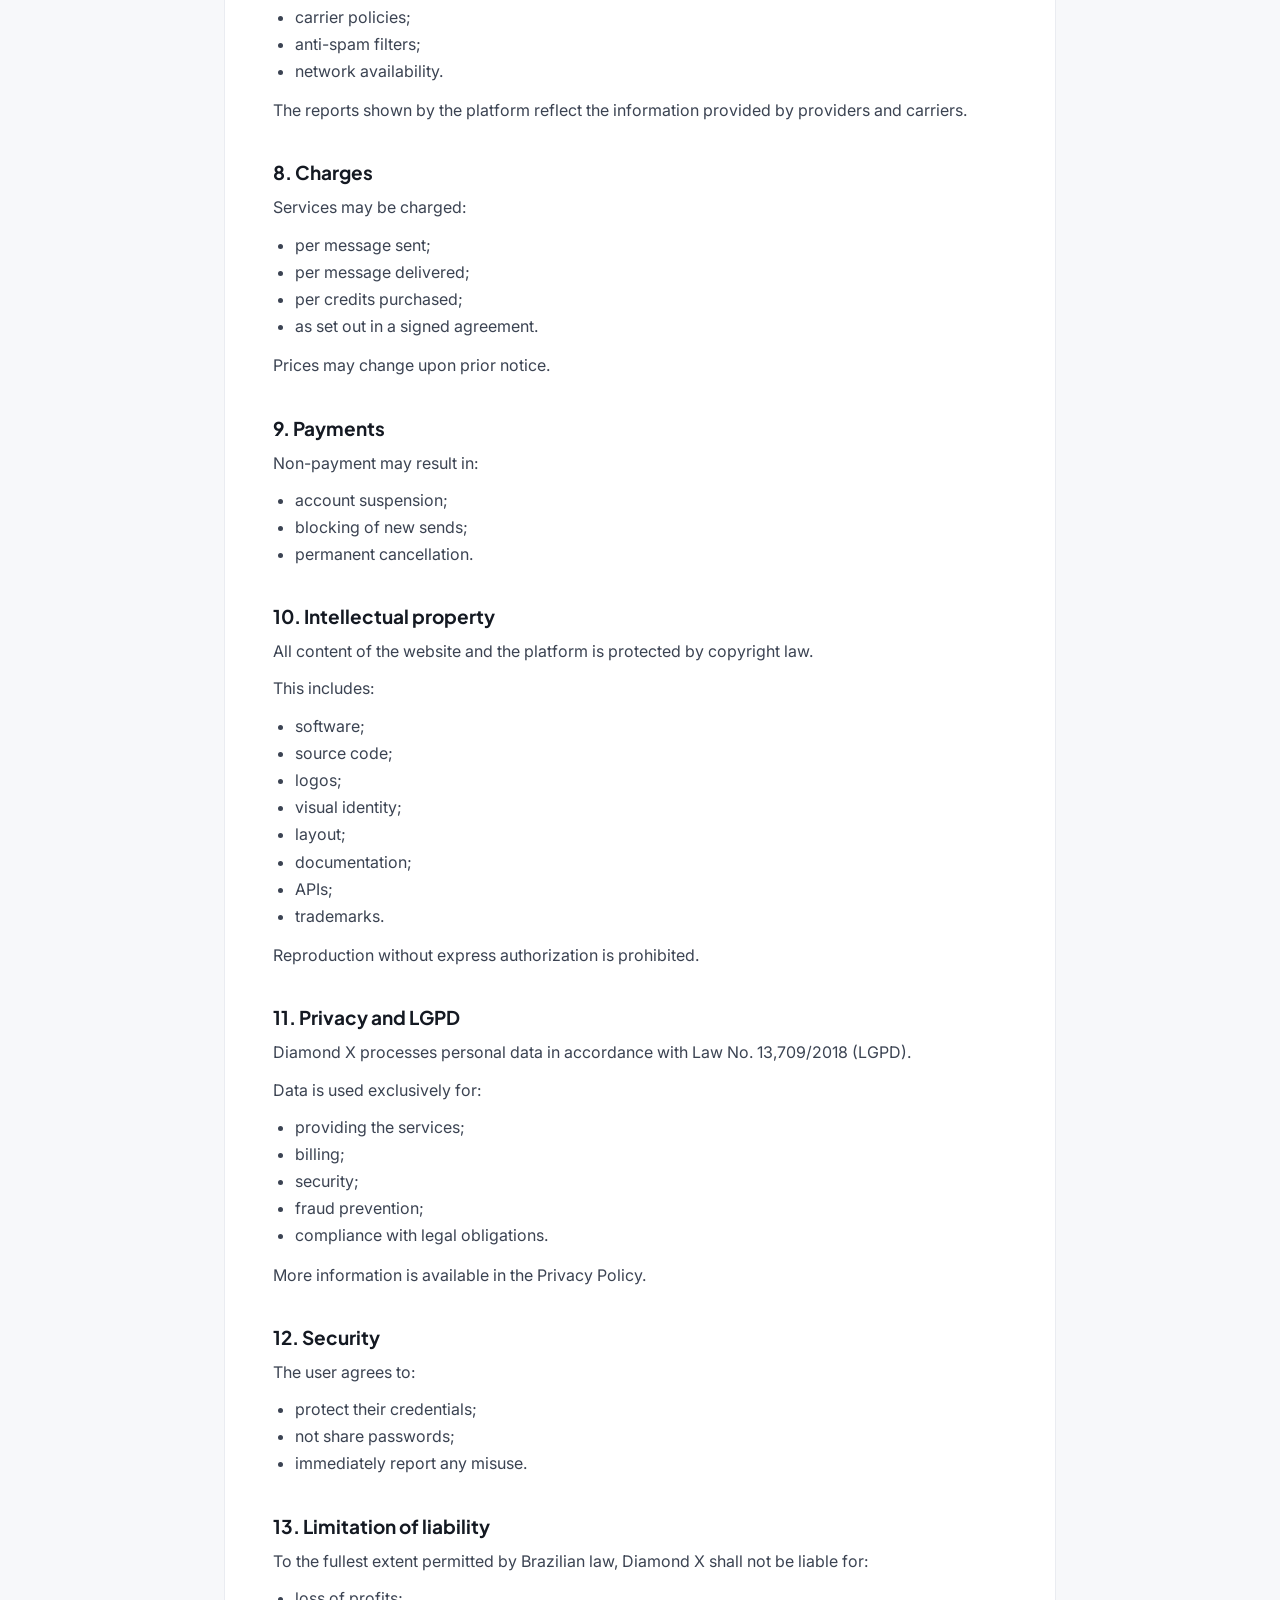
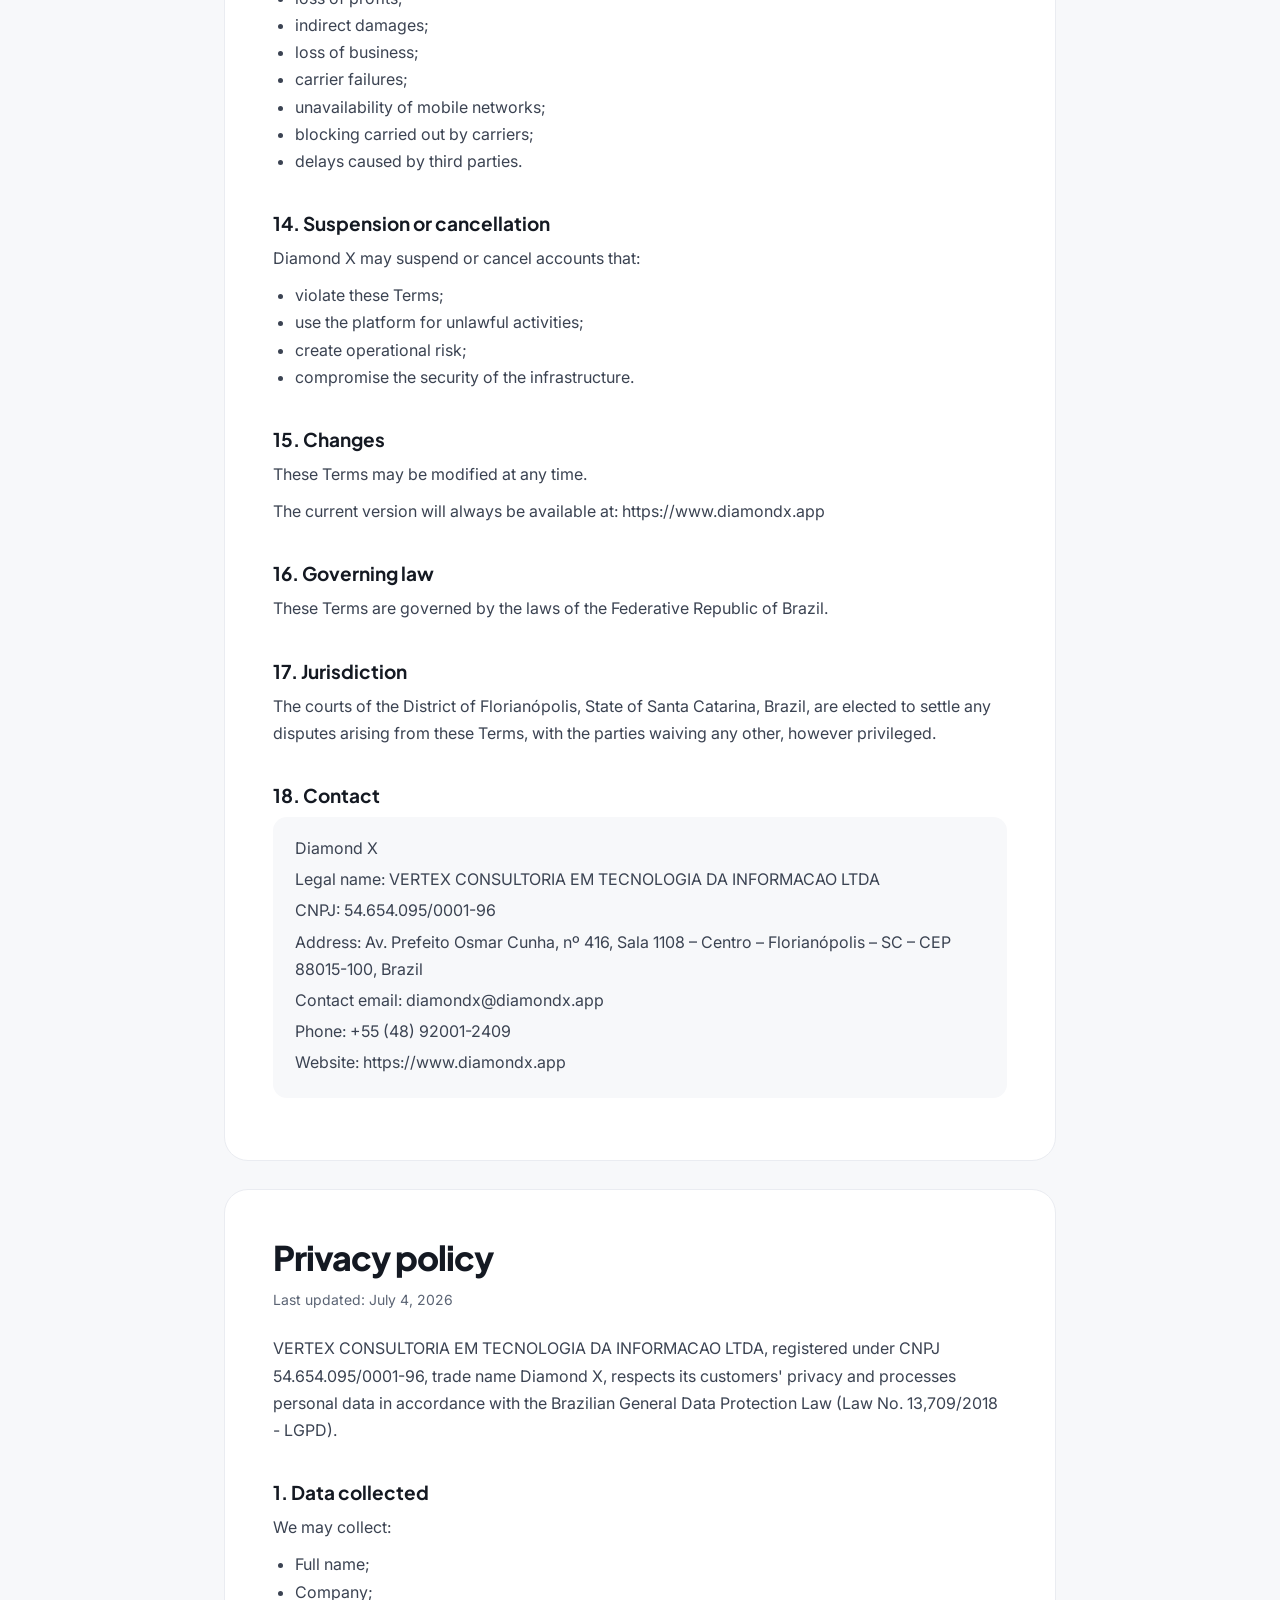
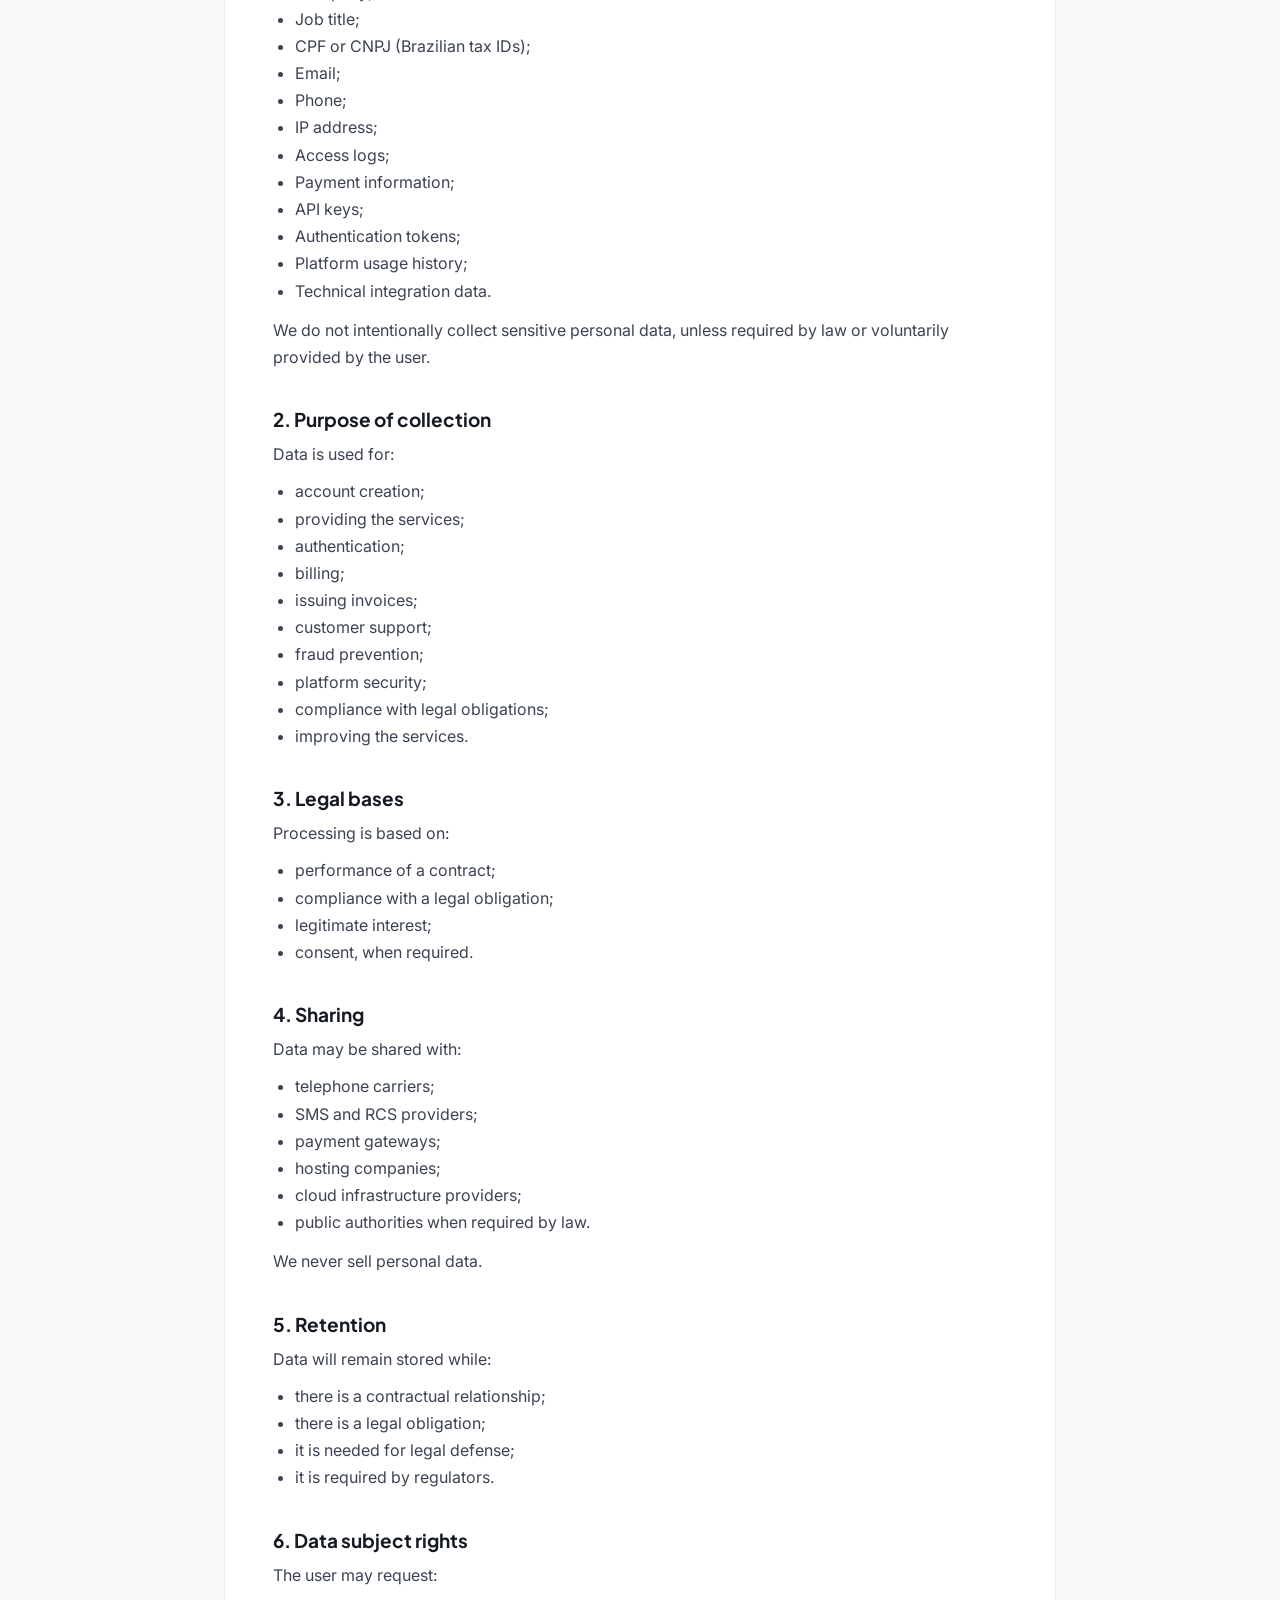
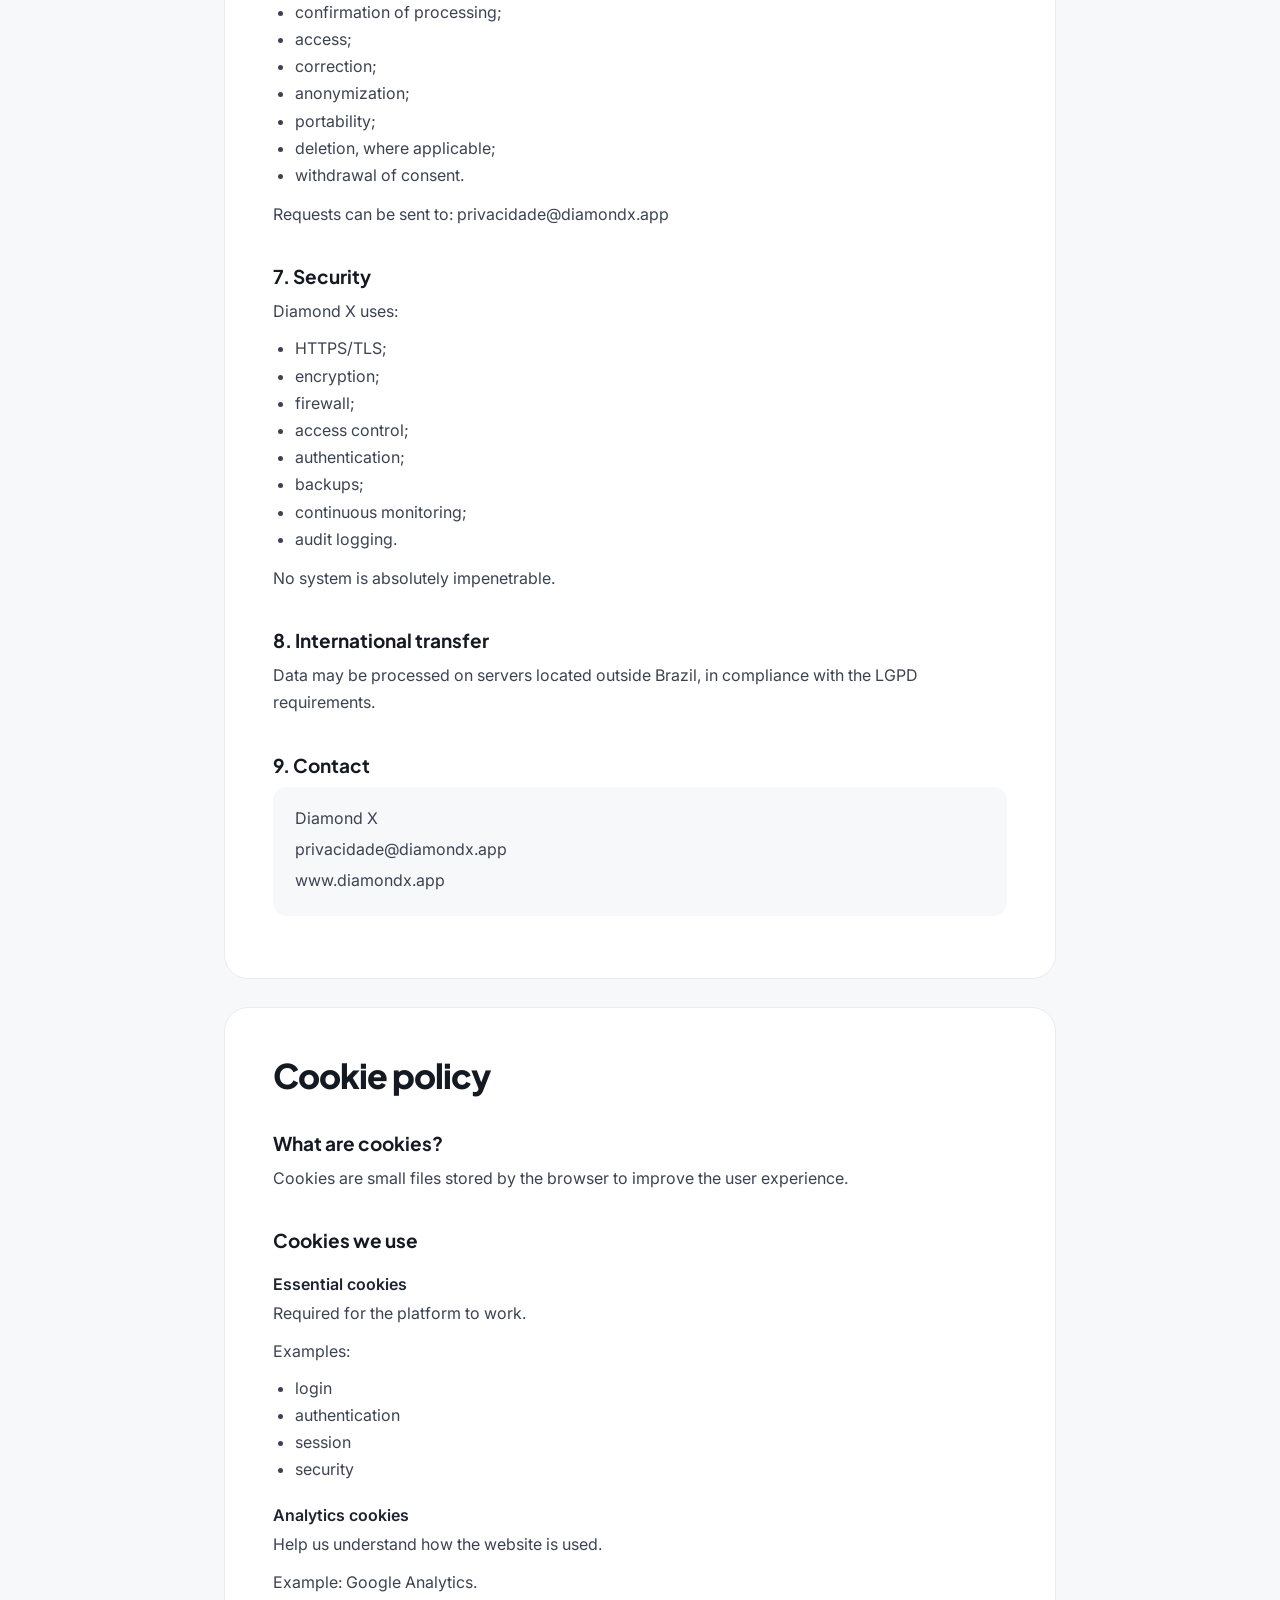
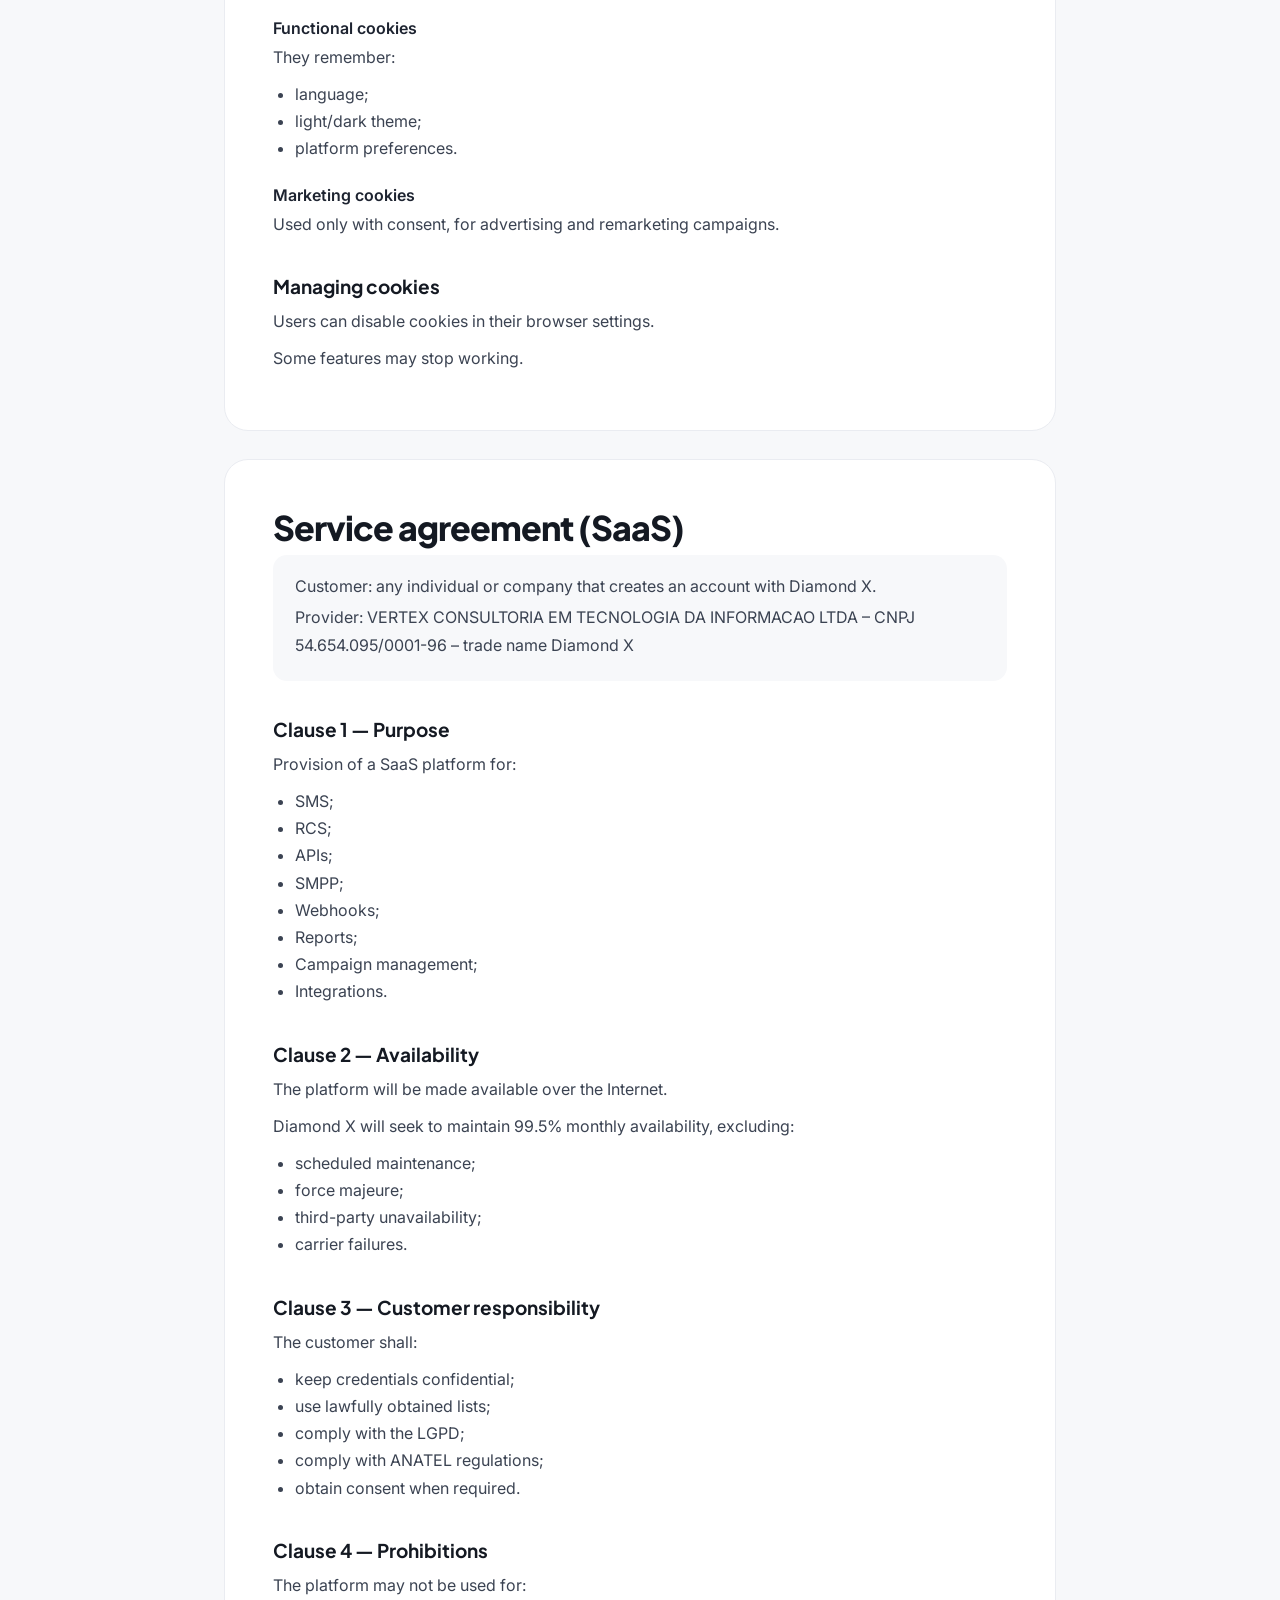
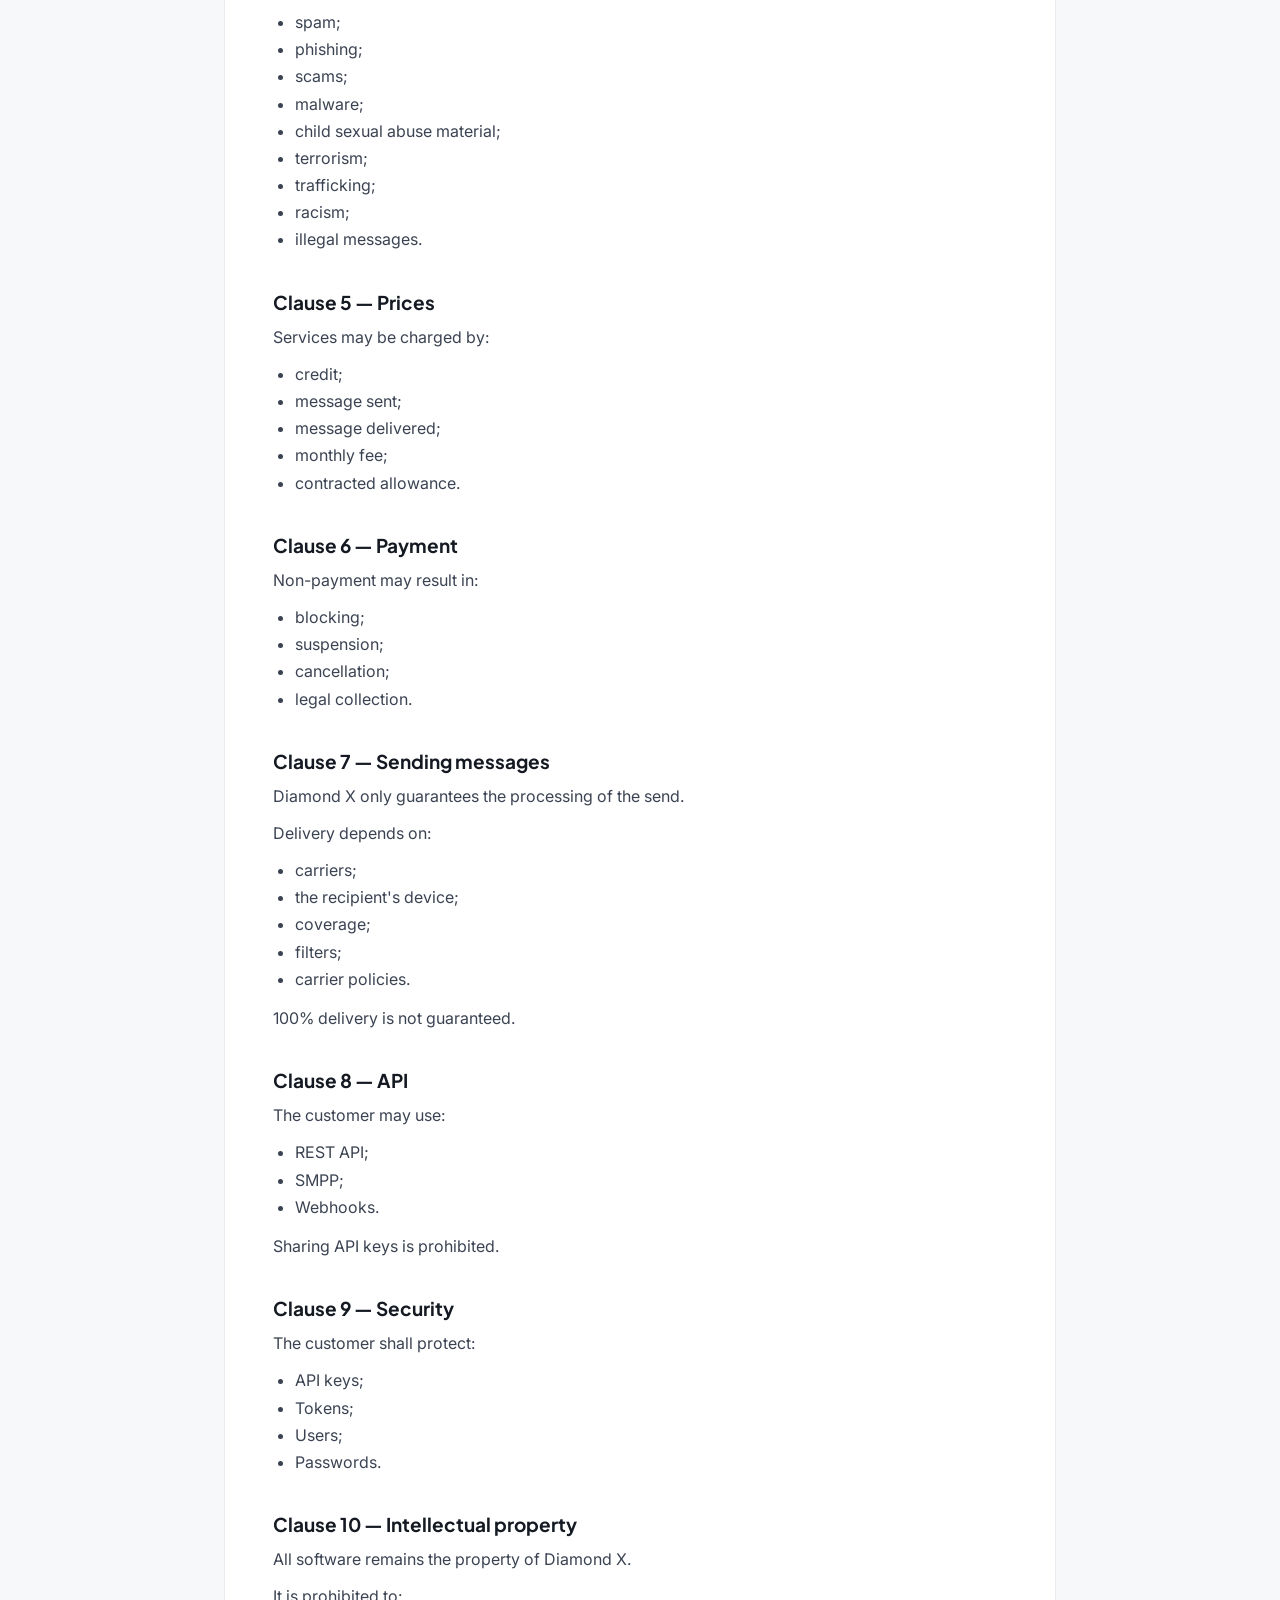
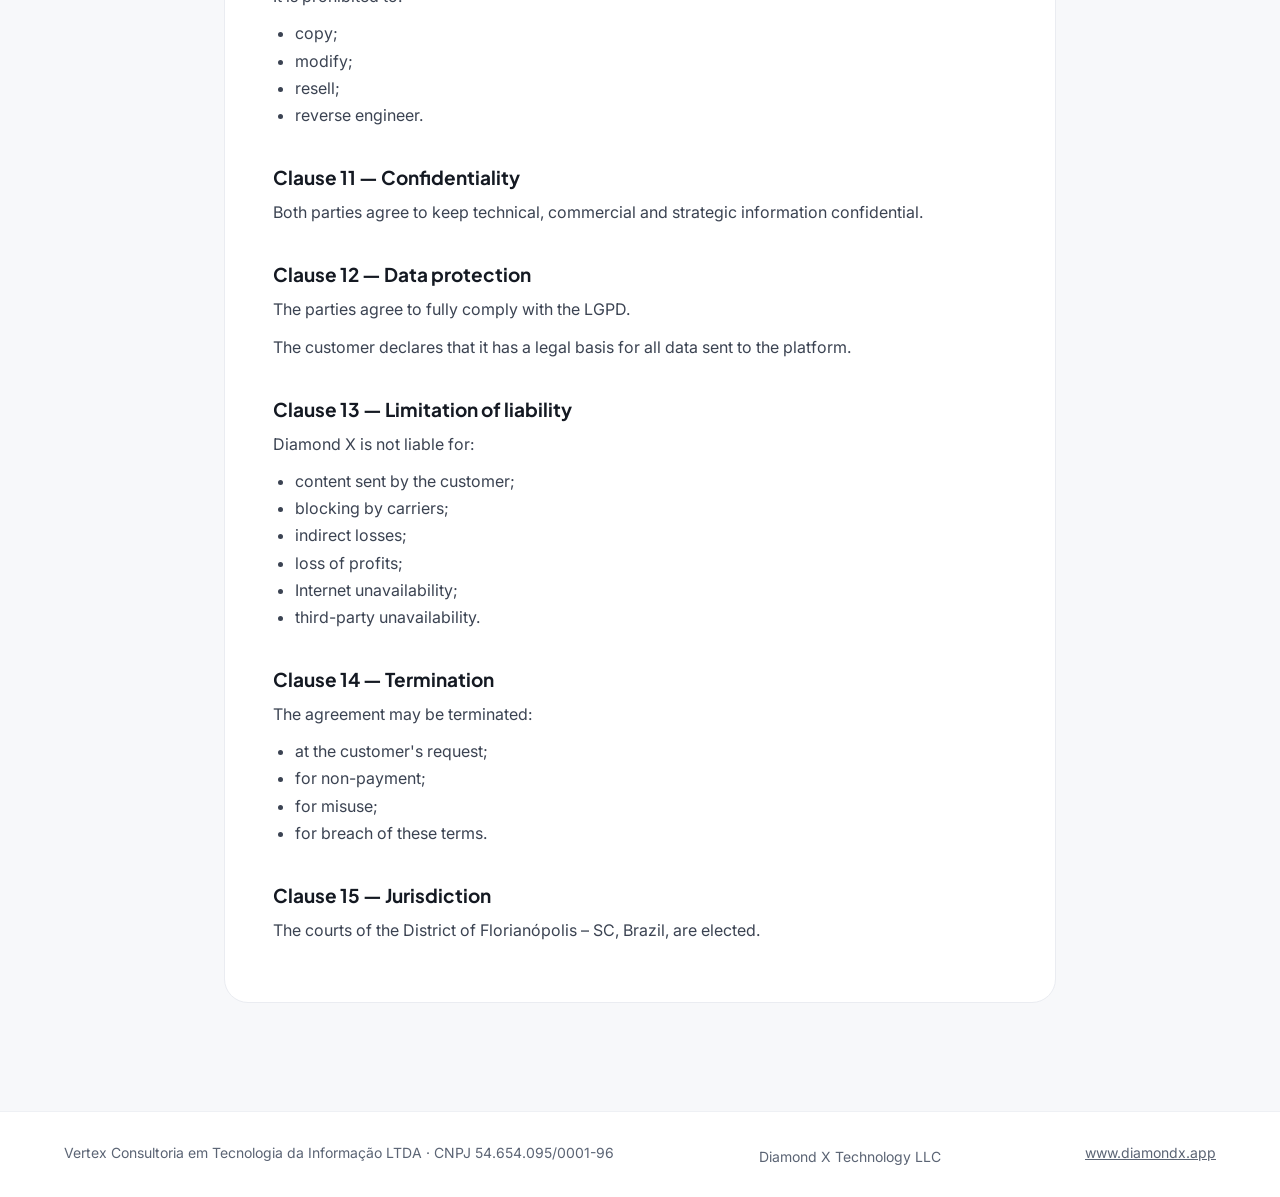
<file: en/termos/index.html>
<!doctype html>
<html lang="en">
<head>
<meta charset="utf-8">
<meta name="viewport" content="width=device-width, initial-scale=1">
<title>Terms and policies — Diamond X</title>
<meta name="description" content="Diamond X terms of use, sending policy, privacy, cookies and SaaS agreement.">
<link rel="canonical" href="https://diamondx.app/en/termos/">
<link rel="alternate" hreflang="pt-BR" href="https://diamondx.app/termos/">
<link rel="alternate" hreflang="en" href="https://diamondx.app/en/termos/">
<link rel="alternate" hreflang="es" href="https://diamondx.app/es/termos/">
<link rel="alternate" hreflang="zh-CN" href="https://diamondx.app/zh/termos/">
<link rel="alternate" hreflang="x-default" href="https://diamondx.app/termos/">
<meta property="og:type" content="website">
<meta property="og:site_name" content="Diamond X">
<meta property="og:title" content="Terms and policies — Diamond X">
<meta property="og:description" content="Diamond X terms of use, sending policy, privacy, cookies and SaaS agreement.">
<meta property="og:url" content="https://diamondx.app/en/termos/">
<meta property="og:image" content="https://diamondx.app/assets/og-image.png">
<meta property="og:locale" content="en_US">
<meta name="twitter:card" content="summary_large_image">
<meta name="theme-color" content="#A6121C">
<link rel="icon" type="image/png" sizes="32x32" href="/assets/favicon-32.png">
<link rel="icon" type="image/png" sizes="192x192" href="/assets/favicon-192.png">
<link rel="apple-touch-icon" href="/assets/apple-touch-icon.png">
<link rel="preconnect" href="https://fonts.googleapis.com">
<link rel="preconnect" href="https://fonts.gstatic.com" crossorigin>
<link href="https://fonts.googleapis.com/css2?family=Plus+Jakarta+Sans:wght@500;600;700;800&amp;family=Inter:wght@400;500;600&amp;display=swap" rel="stylesheet">
<style>
body{margin:0}
a{color:#A6121C}a:hover{color:#7E0D15}
.lg h2{font-family:'Plus Jakarta Sans','PingFang SC',sans-serif;font-weight:800;font-size:34px;letter-spacing:-0.03em;line-height:1.15;margin:0;color:#141922}
.lg h3{font-family:'Plus Jakarta Sans','PingFang SC',sans-serif;font-weight:700;font-size:19px;margin:36px 0 10px;color:#141922}
.lg h4{font-weight:600;font-size:16px;margin:22px 0 6px;color:#1D2330}
.lg p{margin:0 0 10px;font-size:16px;line-height:1.7;color:#3B4352}
.lg ul{margin:0 0 12px;padding-left:22px}
.lg li{font-size:16px;line-height:1.7;color:#3B4352}
.lg .upd{font-size:14px;color:#5B6474;margin:10px 0 24px}
.lg .doc{background:#FFFFFF;border:1px solid #EAECF1;border-radius:24px;padding:48px;margin-bottom:28px}
.lg .box{background:#F7F8FA;border-radius:14px;padding:18px 22px;margin:8px 0 14px}
.lg .box p{margin:0 0 4px}
.lg .chip{font-size:15px;font-weight:600;text-decoration:none;color:#1D2330;background:#FFFFFF;border:1px solid #DCE0E8;padding:11px 16px;border-radius:999px}
.lg .notice{background:#FFF6F5;border:1px solid #F3DCDC;border-radius:14px;padding:16px 20px;margin:0 0 28px}
</style>
<link rel="stylesheet" href="/assets/site.css">
</head>
<body>
<div style="font-family: Inter, 'PingFang SC', 'Microsoft YaHei', system-ui, sans-serif; color: #1D2330; background: #F7F8FA; min-height: 100vh">

<header style="border-bottom: 1px solid #EEF0F4; background: #FFFFFF">
<nav style="max-width: 1200px; margin: 0 auto; padding: 16px 24px; display: flex; flex-wrap: wrap; align-items: center; justify-content: space-between; gap: 16px">
<a href="/en/" style="display: flex; align-items: center; text-decoration: none">
<img src="/assets/diamondx-logo-600.png" alt="Diamond X — Beyond delivery" style="height: 44px; width: auto; display: block">
</a>
<div style="display: flex; flex-wrap: wrap; align-items: center; gap: 10px">
<div role="group" aria-label="Idioma / Language" style="display: flex; align-items: center; gap: 2px; background: #F4F5F8; border-radius: 999px; padding: 4px">

<a href="/termos/" hreflang="pt" lang="pt"  class="dx-lang-pill" style="font: inherit; font-size: 14px; font-weight: 600; border: 0; text-decoration: none; display: inline-flex; align-items: center; border-radius: 999px; padding: 8px 12px; min-height: 36px; cursor: pointer; background: transparent; color: #3B4352;">PT</a>

<a href="/en/termos/" hreflang="en" lang="en" aria-current="page" class="dx-lang-pill" style="font: inherit; font-size: 14px; font-weight: 600; border: 0; text-decoration: none; display: inline-flex; align-items: center; border-radius: 999px; padding: 8px 12px; min-height: 36px; cursor: pointer; background: #A6121C; color: #FFFFFF;">EN</a>

<a href="/es/termos/" hreflang="es" lang="es"  class="dx-lang-pill" style="font: inherit; font-size: 14px; font-weight: 600; border: 0; text-decoration: none; display: inline-flex; align-items: center; border-radius: 999px; padding: 8px 12px; min-height: 36px; cursor: pointer; background: transparent; color: #3B4352;">ES</a>

<a href="/zh/termos/" hreflang="zh" lang="zh"  class="dx-lang-pill" style="font: inherit; font-size: 14px; font-weight: 600; border: 0; text-decoration: none; display: inline-flex; align-items: center; border-radius: 999px; padding: 8px 12px; min-height: 36px; cursor: pointer; background: transparent; color: #3B4352;">中文</a>

</div>
<a href="/en/" style="font-size: 15px; font-weight: 600; color: #1D2330; text-decoration: none; padding: 11px 18px; border: 1px solid #DCE0E8; border-radius: 999px">← Back to site</a>
</div>
</nav>
</header>

<div class="lg" style="max-width: 880px; margin: 0 auto; padding: 56px 24px 80px">
<p style="margin: 0; font-size: 14px; font-weight: 600; color: #A6121C; letter-spacing: 0.04em; text-transform: uppercase">Legal documents</p>
<h1 style="margin: 12px 0 0; font-family: 'Plus Jakarta Sans', 'PingFang SC', sans-serif; font-weight: 800; font-size: 46px; letter-spacing: -0.035em; line-height: 1.08; color: #141922">Terms and policies</h1>
<p style="margin: 14px 0 0; font-size: 17px; line-height: 1.6; color: #4A5263">Diamond X is the trade name of Vertex Consultoria em Tecnologia da Informação LTDA, Brazilian company registration (CNPJ) 54.654.095/0001-96.</p>
<div style="margin: 28px 0 32px; display: flex; flex-wrap: wrap; gap: 10px">
<a href="#termos" class="chip">Terms of use</a>
<a href="#uso-aceitavel" class="chip">Sending policy</a>
<a href="#privacidade" class="chip">Privacy</a>
<a href="#cookies" class="chip">Cookies</a>
<a href="#contrato" class="chip">Service agreement</a>
</div>

<div class="notice"><p style="margin: 0">This translation is provided for reference only. In case of any discrepancy, the Portuguese version prevails.</p></div>



<section id="termos" class="doc">
<h2>Terms and conditions of use</h2>
<p class="upd">Last updated: July 4, 2026</p>



<p>Welcome to Diamond X.</p>





<p>By accessing or using the website www.diamondx.app, the messaging platform, APIs, integrations and other services offered, you confirm that you have read, understood and fully agree to these Terms and Conditions of Use.</p>



<h3 id="">1. Company information</h3>







<p>The services are provided by:</p>







<div class="box"><p>Legal name: VERTEX CONSULTORIA EM TECNOLOGIA DA INFORMACAO LTDA</p><p>Trade name: Diamond X</p><p>CNPJ: 54.654.095/0001-96</p><p>Address: Av. Prefeito Osmar Cunha, nº 416, Sala 1108 – Centro – Florianópolis – SC – CEP 88015-100, Brazil</p><p>Contact email: diamondx@diamondx.app</p><p>Phone: +55 (48) 92001-2409</p></div>

<h3 id="">2. Purpose</h3>







<p>Diamond X provides a technology platform for sending digital messages, including but not limited to:</p>






<ul><li>A2P SMS</li><li>SMS marketing</li><li>RCS Business Messaging</li><li>REST APIs</li><li>SMPP</li><li>Integrations with third-party systems</li><li>Campaign management</li><li>Delivery reports</li><li>Credit management</li></ul>




<p>Diamond X acts exclusively as a provider of technology infrastructure for communication.</p>



<h3 id="">3. Registration</h3>







<p>Using certain services may require creating an account.</p>





<p>The user declares that they will:</p>






<ul><li>provide truthful information;</li><li>keep their details up to date;</li><li>use a secure password;</li><li>be responsible for all activity carried out in their account.</li></ul>




<p>Diamond X may request additional documentation to validate the registration.</p>



<h3 id="uso-aceitavel">4. Acceptable use (sending policy)</h3>







<p>The platform may not be used for:</p>






<ul><li>sending spam;</li><li>scams or fraud;</li><li>phishing;</li><li>spreading malware;</li><li>child sexual abuse material;</li><li>terrorism;</li><li>human trafficking;</li><li>promoting illegal drugs;</li><li>hate speech;</li><li>sending messages without the recipient's authorization when required by law.</li></ul>




<p>It is also forbidden to:</p>






<ul><li>use illegally obtained lists;</li><li>disguise one's identity for unlawful purposes;</li><li>attempt to compromise the platform's security.</li></ul>


<h3 id="">5. Customer responsibility</h3>







<p>The customer is fully responsible for:</p>






<ul><li>the content of the messages;</li><li>the recipients;</li><li>obtaining consent when required;</li><li>compliance with the LGPD (Brazilian General Data Protection Law);</li><li>compliance with ANATEL regulations;</li><li>compliance with carrier policies.</li></ul>




<p>Diamond X does not review message content in advance.</p>



<h3 id="">6. Service availability</h3>







<p>Diamond X makes commercially reasonable efforts to keep the platform available.</p>





<p>However, interruptions may occur due to:</p>






<ul><li>scheduled maintenance;</li><li>carrier failures;</li><li>third-party unavailability;</li><li>infrastructure issues;</li><li>force majeure events.</li></ul>




<p>Uninterrupted availability is not guaranteed.</p>



<h3 id="">7. Message delivery</h3>







<p>Sending a message does not guarantee its delivery.</p>





<p>Actual delivery depends on external factors, including:</p>






<ul><li>the mobile carrier;</li><li>the recipient's device;</li><li>coverage;</li><li>blocking;</li><li>carrier policies;</li><li>anti-spam filters;</li><li>network availability.</li></ul>




<p>The reports shown by the platform reflect the information provided by providers and carriers.</p>



<h3 id="">8. Charges</h3>







<p>Services may be charged:</p>






<ul><li>per message sent;</li><li>per message delivered;</li><li>per credits purchased;</li><li>as set out in a signed agreement.</li></ul>




<p>Prices may change upon prior notice.</p>



<h3 id="">9. Payments</h3>







<p>Non-payment may result in:</p>






<ul><li>account suspension;</li><li>blocking of new sends;</li><li>permanent cancellation.</li></ul>


<h3 id="">10. Intellectual property</h3>







<p>All content of the website and the platform is protected by copyright law.</p>





<p>This includes:</p>






<ul><li>software;</li><li>source code;</li><li>logos;</li><li>visual identity;</li><li>layout;</li><li>documentation;</li><li>APIs;</li><li>trademarks.</li></ul>




<p>Reproduction without express authorization is prohibited.</p>



<h3 id="">11. Privacy and LGPD</h3>







<p>Diamond X processes personal data in accordance with Law No. 13,709/2018 (LGPD).</p>





<p>Data is used exclusively for:</p>






<ul><li>providing the services;</li><li>billing;</li><li>security;</li><li>fraud prevention;</li><li>compliance with legal obligations.</li></ul>




<p>More information is available in the Privacy Policy.</p>



<h3 id="">12. Security</h3>







<p>The user agrees to:</p>






<ul><li>protect their credentials;</li><li>not share passwords;</li><li>immediately report any misuse.</li></ul>


<h3 id="">13. Limitation of liability</h3>







<p>To the fullest extent permitted by Brazilian law, Diamond X shall not be liable for:</p>






<ul><li>loss of profits;</li><li>indirect damages;</li><li>loss of business;</li><li>carrier failures;</li><li>unavailability of mobile networks;</li><li>blocking carried out by carriers;</li><li>delays caused by third parties.</li></ul>


<h3 id="">14. Suspension or cancellation</h3>







<p>Diamond X may suspend or cancel accounts that:</p>






<ul><li>violate these Terms;</li><li>use the platform for unlawful activities;</li><li>create operational risk;</li><li>compromise the security of the infrastructure.</li></ul>


<h3 id="">15. Changes</h3>







<p>These Terms may be modified at any time.</p>





<p>The current version will always be available at: https://www.diamondx.app</p>



<h3 id="">16. Governing law</h3>







<p>These Terms are governed by the laws of the Federative Republic of Brazil.</p>



<h3 id="">17. Jurisdiction</h3>







<p>The courts of the District of Florianópolis, State of Santa Catarina, Brazil, are elected to settle any disputes arising from these Terms, with the parties waiving any other, however privileged.</p>



<h3 id="">18. Contact</h3>









<div class="box"><p>Diamond X</p><p>Legal name: VERTEX CONSULTORIA EM TECNOLOGIA DA INFORMACAO LTDA</p><p>CNPJ: 54.654.095/0001-96</p><p>Address: Av. Prefeito Osmar Cunha, nº 416, Sala 1108 – Centro – Florianópolis – SC – CEP 88015-100, Brazil</p><p>Contact email: diamondx@diamondx.app</p><p>Phone: +55 (48) 92001-2409</p><p>Website: https://www.diamondx.app</p></div>

</section>

<section id="privacidade" class="doc">
<h2>Privacy policy</h2>
<p class="upd">Last updated: July 4, 2026</p>



<p>VERTEX CONSULTORIA EM TECNOLOGIA DA INFORMACAO LTDA, registered under CNPJ 54.654.095/0001-96, trade name Diamond X, respects its customers' privacy and processes personal data in accordance with the Brazilian General Data Protection Law (Law No. 13,709/2018 - LGPD).</p>



<h3 id="">1. Data collected</h3>







<p>We may collect:</p>






<ul><li>Full name;</li><li>Company;</li><li>Job title;</li><li>CPF or CNPJ (Brazilian tax IDs);</li><li>Email;</li><li>Phone;</li><li>IP address;</li><li>Access logs;</li><li>Payment information;</li><li>API keys;</li><li>Authentication tokens;</li><li>Platform usage history;</li><li>Technical integration data.</li></ul>




<p>We do not intentionally collect sensitive personal data, unless required by law or voluntarily provided by the user.</p>



<h3 id="">2. Purpose of collection</h3>







<p>Data is used for:</p>






<ul><li>account creation;</li><li>providing the services;</li><li>authentication;</li><li>billing;</li><li>issuing invoices;</li><li>customer support;</li><li>fraud prevention;</li><li>platform security;</li><li>compliance with legal obligations;</li><li>improving the services.</li></ul>


<h3 id="">3. Legal bases</h3>







<p>Processing is based on:</p>






<ul><li>performance of a contract;</li><li>compliance with a legal obligation;</li><li>legitimate interest;</li><li>consent, when required.</li></ul>


<h3 id="">4. Sharing</h3>







<p>Data may be shared with:</p>






<ul><li>telephone carriers;</li><li>SMS and RCS providers;</li><li>payment gateways;</li><li>hosting companies;</li><li>cloud infrastructure providers;</li><li>public authorities when required by law.</li></ul>




<p>We never sell personal data.</p>



<h3 id="">5. Retention</h3>







<p>Data will remain stored while:</p>






<ul><li>there is a contractual relationship;</li><li>there is a legal obligation;</li><li>it is needed for legal defense;</li><li>it is required by regulators.</li></ul>


<h3 id="">6. Data subject rights</h3>







<p>The user may request:</p>






<ul><li>confirmation of processing;</li><li>access;</li><li>correction;</li><li>anonymization;</li><li>portability;</li><li>deletion, where applicable;</li><li>withdrawal of consent.</li></ul>




<p>Requests can be sent to: privacidade@diamondx.app</p>



<h3 id="">7. Security</h3>







<p>Diamond X uses:</p>






<ul><li>HTTPS/TLS;</li><li>encryption;</li><li>firewall;</li><li>access control;</li><li>authentication;</li><li>backups;</li><li>continuous monitoring;</li><li>audit logging.</li></ul>




<p>No system is absolutely impenetrable.</p>



<h3 id="">8. International transfer</h3>







<p>Data may be processed on servers located outside Brazil, in compliance with the LGPD requirements.</p>



<h3 id="">9. Contact</h3>









<div class="box"><p>Diamond X</p><p>privacidade@diamondx.app</p><p>www.diamondx.app</p></div>

</section>

<section id="cookies" class="doc">
<h2>Cookie policy</h2>


<h3 id="">What are cookies?</h3>







<p>Cookies are small files stored by the browser to improve the user experience.</p>



<h3 id="">Cookies we use</h3>






<h4>Essential cookies</h4>






<p>Required for the platform to work.</p>





<p>Examples:</p>






<ul><li>login</li><li>authentication</li><li>session</li><li>security</li></ul>



<h4>Analytics cookies</h4>






<p>Help us understand how the website is used.</p>





<p>Example: Google Analytics.</p>




<h4>Functional cookies</h4>






<p>They remember:</p>






<ul><li>language;</li><li>light/dark theme;</li><li>platform preferences.</li></ul>



<h4>Marketing cookies</h4>






<p>Used only with consent, for advertising and remarketing campaigns.</p>



<h3 id="">Managing cookies</h3>







<p>Users can disable cookies in their browser settings.</p>





<p>Some features may stop working.</p>



</section>

<section id="contrato" class="doc">
<h2>Service agreement (SaaS)</h2>






<div class="box"><p>Customer: any individual or company that creates an account with Diamond X.</p><p>Provider: VERTEX CONSULTORIA EM TECNOLOGIA DA INFORMACAO LTDA – CNPJ 54.654.095/0001-96 – trade name Diamond X</p></div>

<h3 id="">Clause 1 — Purpose</h3>







<p>Provision of a SaaS platform for:</p>






<ul><li>SMS;</li><li>RCS;</li><li>APIs;</li><li>SMPP;</li><li>Webhooks;</li><li>Reports;</li><li>Campaign management;</li><li>Integrations.</li></ul>


<h3 id="">Clause 2 — Availability</h3>







<p>The platform will be made available over the Internet.</p>





<p>Diamond X will seek to maintain 99.5% monthly availability, excluding:</p>






<ul><li>scheduled maintenance;</li><li>force majeure;</li><li>third-party unavailability;</li><li>carrier failures.</li></ul>


<h3 id="">Clause 3 — Customer responsibility</h3>







<p>The customer shall:</p>






<ul><li>keep credentials confidential;</li><li>use lawfully obtained lists;</li><li>comply with the LGPD;</li><li>comply with ANATEL regulations;</li><li>obtain consent when required.</li></ul>


<h3 id="">Clause 4 — Prohibitions</h3>







<p>The platform may not be used for:</p>






<ul><li>spam;</li><li>phishing;</li><li>scams;</li><li>malware;</li><li>child sexual abuse material;</li><li>terrorism;</li><li>trafficking;</li><li>racism;</li><li>illegal messages.</li></ul>


<h3 id="">Clause 5 — Prices</h3>







<p>Services may be charged by:</p>






<ul><li>credit;</li><li>message sent;</li><li>message delivered;</li><li>monthly fee;</li><li>contracted allowance.</li></ul>


<h3 id="">Clause 6 — Payment</h3>







<p>Non-payment may result in:</p>






<ul><li>blocking;</li><li>suspension;</li><li>cancellation;</li><li>legal collection.</li></ul>


<h3 id="">Clause 7 — Sending messages</h3>







<p>Diamond X only guarantees the processing of the send.</p>





<p>Delivery depends on:</p>






<ul><li>carriers;</li><li>the recipient's device;</li><li>coverage;</li><li>filters;</li><li>carrier policies.</li></ul>




<p>100% delivery is not guaranteed.</p>



<h3 id="">Clause 8 — API</h3>







<p>The customer may use:</p>






<ul><li>REST API;</li><li>SMPP;</li><li>Webhooks.</li></ul>




<p>Sharing API keys is prohibited.</p>



<h3 id="">Clause 9 — Security</h3>







<p>The customer shall protect:</p>






<ul><li>API keys;</li><li>Tokens;</li><li>Users;</li><li>Passwords.</li></ul>


<h3 id="">Clause 10 — Intellectual property</h3>







<p>All software remains the property of Diamond X.</p>





<p>It is prohibited to:</p>






<ul><li>copy;</li><li>modify;</li><li>resell;</li><li>reverse engineer.</li></ul>


<h3 id="">Clause 11 — Confidentiality</h3>







<p>Both parties agree to keep technical, commercial and strategic information confidential.</p>



<h3 id="">Clause 12 — Data protection</h3>







<p>The parties agree to fully comply with the LGPD.</p>





<p>The customer declares that it has a legal basis for all data sent to the platform.</p>



<h3 id="">Clause 13 — Limitation of liability</h3>







<p>Diamond X is not liable for:</p>






<ul><li>content sent by the customer;</li><li>blocking by carriers;</li><li>indirect losses;</li><li>loss of profits;</li><li>Internet unavailability;</li><li>third-party unavailability.</li></ul>


<h3 id="">Clause 14 — Termination</h3>







<p>The agreement may be terminated:</p>






<ul><li>at the customer's request;</li><li>for non-payment;</li><li>for misuse;</li><li>for breach of these terms.</li></ul>


<h3 id="">Clause 15 — Jurisdiction</h3>







<p>The courts of the District of Florianópolis – SC, Brazil, are elected.</p>



</section>

</div>

<footer style="border-top: 1px solid #EEF0F4; background: #FFFFFF">
<div style="max-width: 1200px; margin: 0 auto; padding: 32px 24px; display: flex; flex-wrap: wrap; justify-content: space-between; gap: 16px; font-size: 14px; color: #5B6474">
<p style="margin: 0">Vertex Consultoria em Tecnologia da Informação LTDA · CNPJ 54.654.095/0001-96</p>
<p style="margin: 4px 0 0">Diamond X Technology LLC</p>
<a href="/en/" style="color: #5B6474">www.diamondx.app</a>
</div>
</footer>
</div>
<script src="/assets/site.js" defer></script>
</body>
</html>
</file>
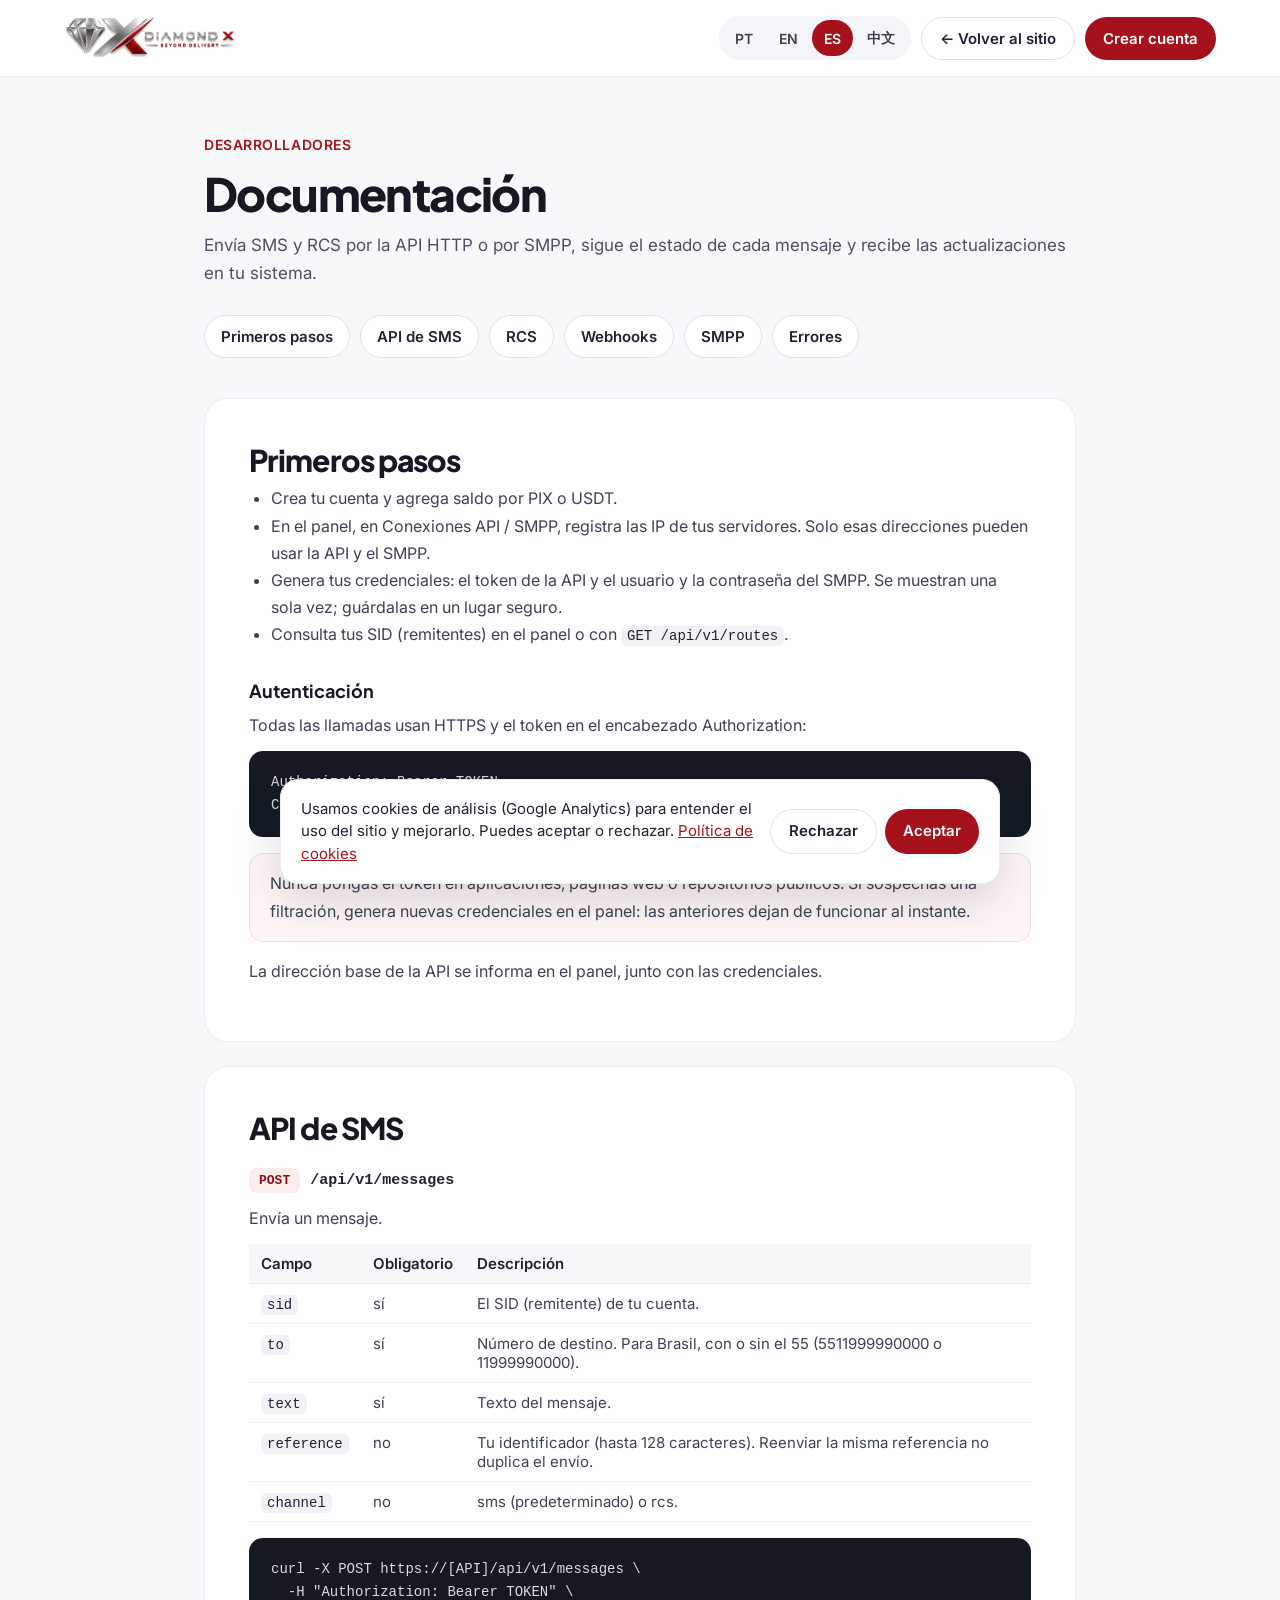
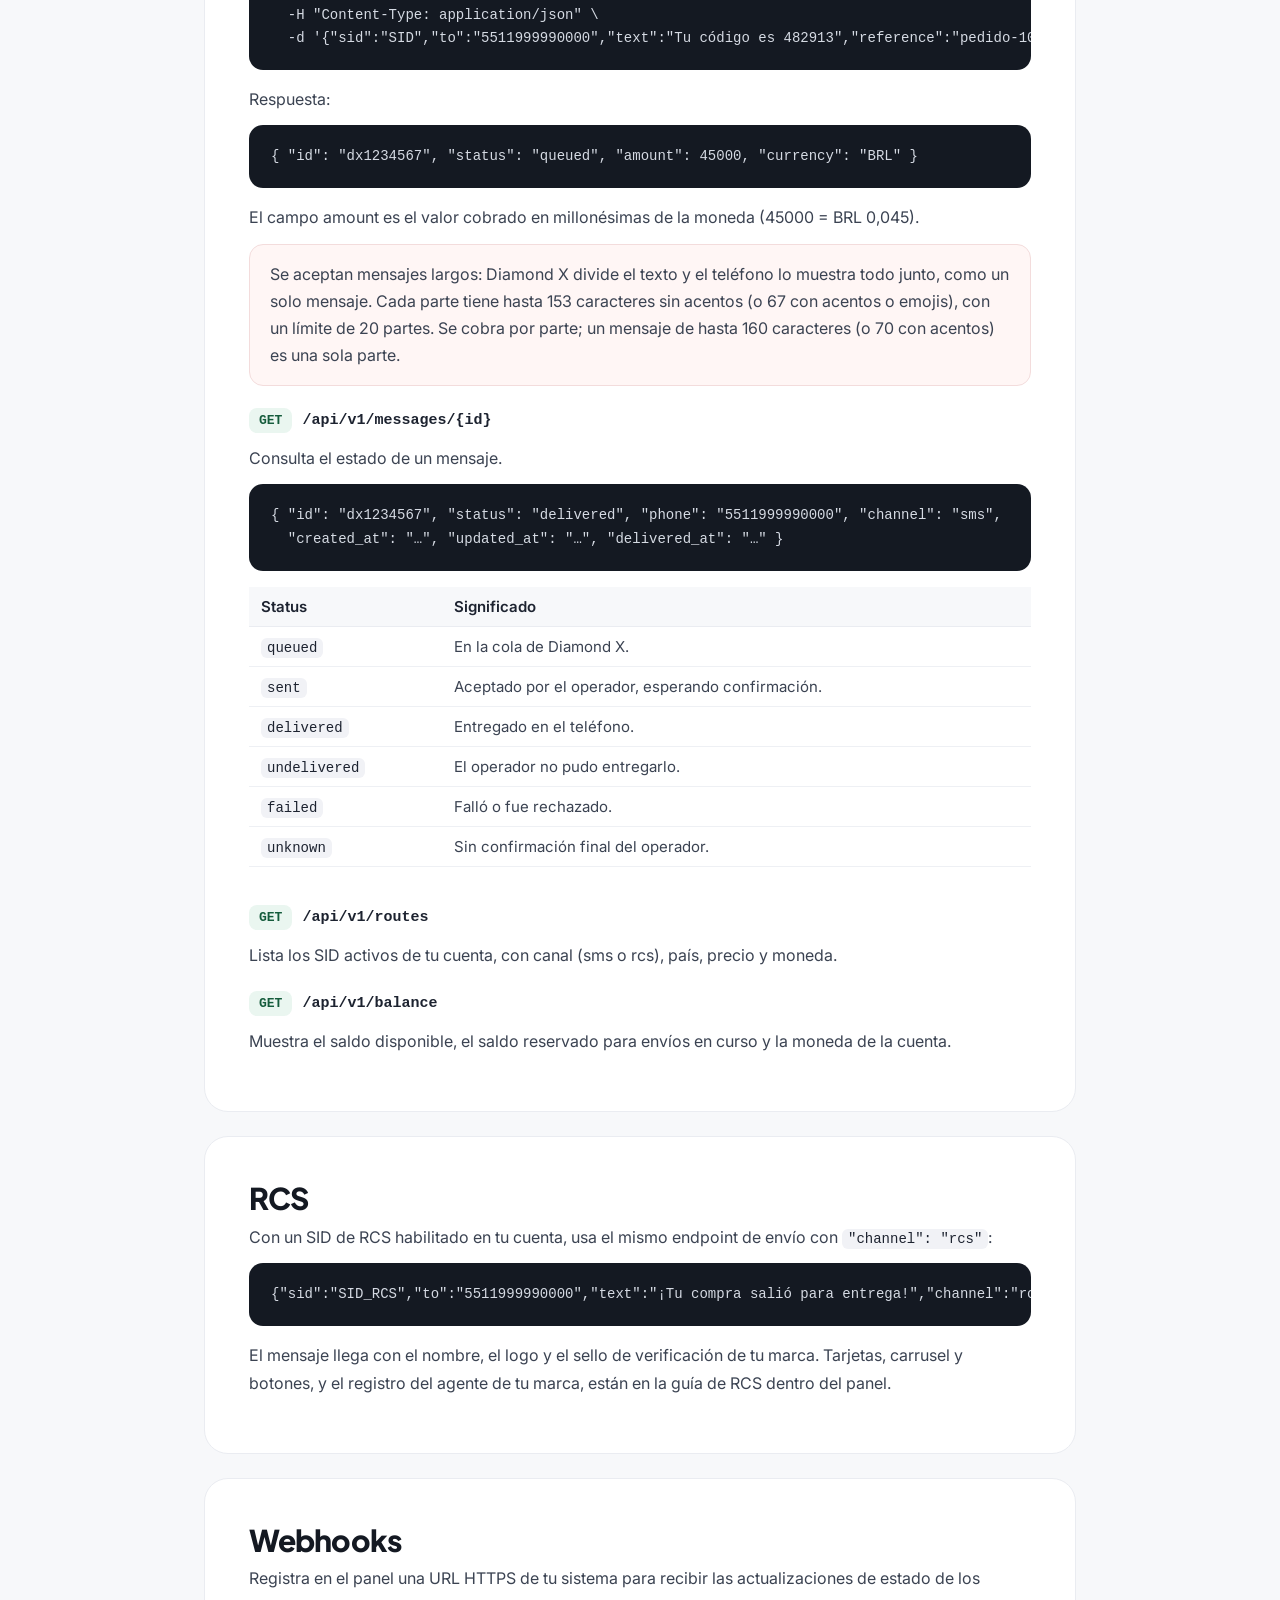
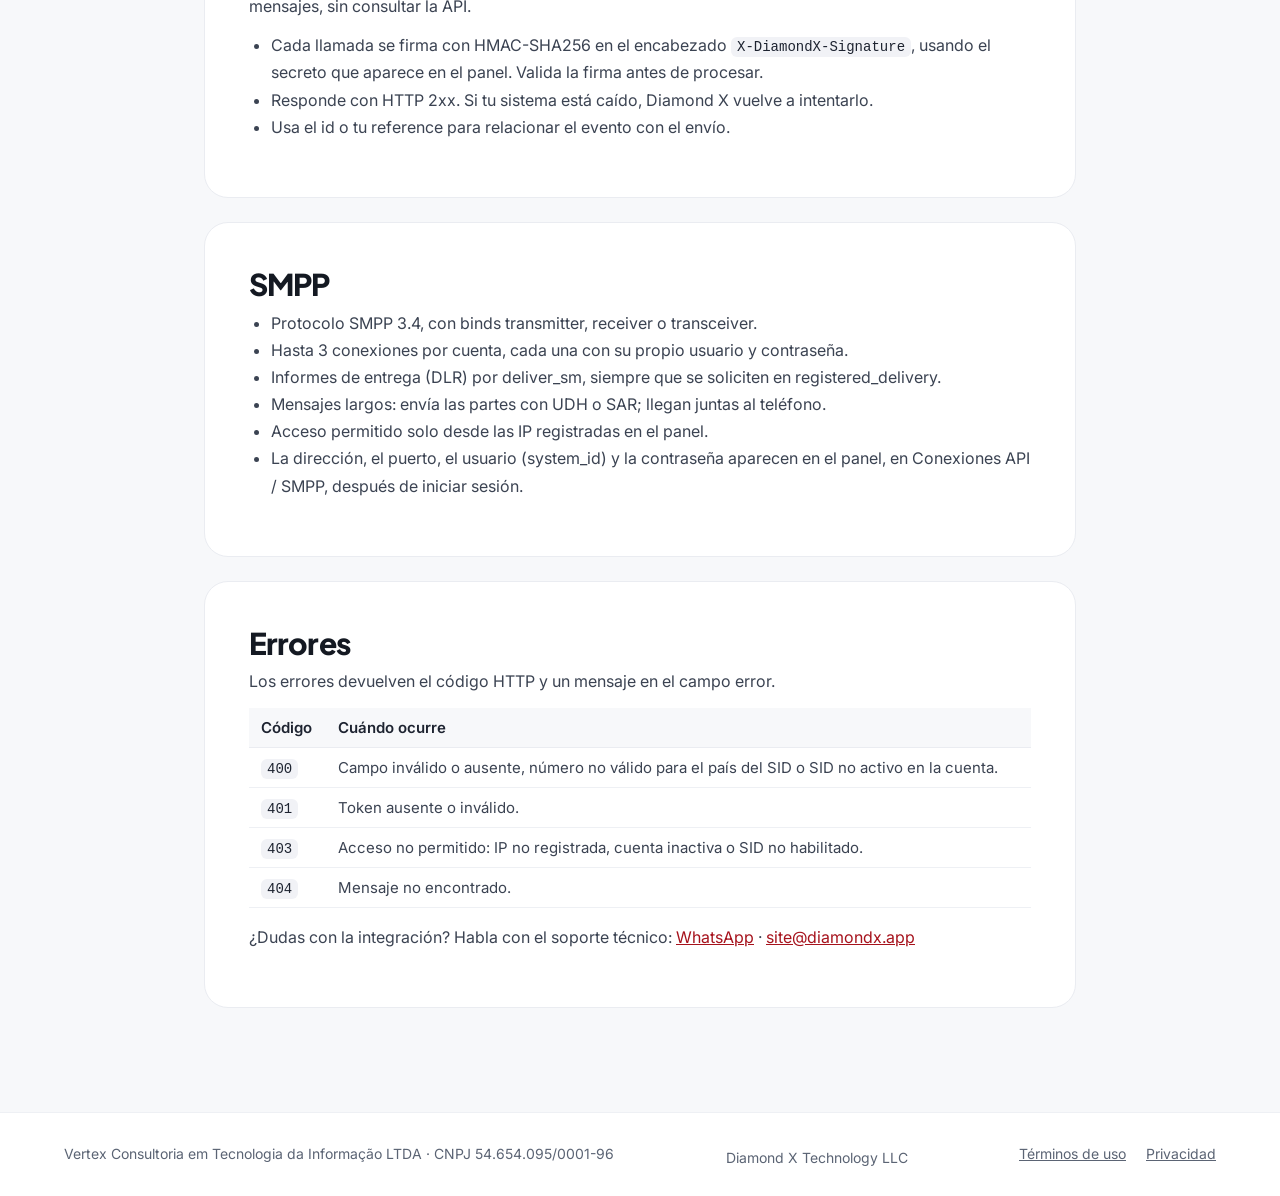
<file: es/docs/index.html>
<!doctype html>
<html lang="es">
<head>
<meta charset="utf-8">
<meta name="viewport" content="width=device-width, initial-scale=1">
<title>Documentación de la API — Diamond X</title>
<meta name="description" content="Cómo integrar SMS y RCS con Diamond X: API REST, SMPP, estados de entrega, webhooks y errores.">
<link rel="canonical" href="https://diamondx.app/es/docs/">
<link rel="alternate" hreflang="pt-BR" href="https://diamondx.app/docs/">
<link rel="alternate" hreflang="en" href="https://diamondx.app/en/docs/">
<link rel="alternate" hreflang="es" href="https://diamondx.app/es/docs/">
<link rel="alternate" hreflang="zh-CN" href="https://diamondx.app/zh/docs/">
<link rel="alternate" hreflang="x-default" href="https://diamondx.app/docs/">
<meta property="og:type" content="website">
<meta property="og:site_name" content="Diamond X">
<meta property="og:title" content="Documentación de la API — Diamond X">
<meta property="og:description" content="Cómo integrar SMS y RCS con Diamond X: API REST, SMPP, estados de entrega, webhooks y errores.">
<meta property="og:url" content="https://diamondx.app/es/docs/">
<meta property="og:image" content="https://diamondx.app/assets/og-image.png">
<meta property="og:locale" content="es_ES">
<meta name="twitter:card" content="summary_large_image">
<meta name="theme-color" content="#A6121C">
<link rel="icon" type="image/png" sizes="32x32" href="/assets/favicon-32.png">
<link rel="icon" type="image/png" sizes="192x192" href="/assets/favicon-192.png">
<link rel="apple-touch-icon" href="/assets/apple-touch-icon.png">
<link rel="preconnect" href="https://fonts.googleapis.com">
<link rel="preconnect" href="https://fonts.gstatic.com" crossorigin>
<link href="https://fonts.googleapis.com/css2?family=Plus+Jakarta+Sans:wght@500;600;700;800&amp;family=Inter:wght@400;500;600&amp;display=swap" rel="stylesheet">
<style>
body{margin:0}
a{color:#A6121C}a:hover{color:#7E0D15}
.dc h2{font-family:'Plus Jakarta Sans','PingFang SC',sans-serif;font-weight:800;font-size:30px;letter-spacing:-0.03em;line-height:1.15;margin:0 0 8px;color:#141922}
.dc h3{font-family:'Plus Jakarta Sans','PingFang SC',sans-serif;font-weight:700;font-size:18px;margin:30px 0 10px;color:#141922}
.dc p{margin:0 0 12px;font-size:16px;line-height:1.7;color:#3B4352}
.dc ul{margin:0 0 12px;padding-left:22px}
.dc li{font-size:16px;line-height:1.7;color:#3B4352}
.dc code{font-family:ui-monospace,Menlo,monospace;font-size:14px;background:#F1F2F6;padding:2px 6px;border-radius:6px;color:#1D2330}
.dc pre{margin:0 0 16px;background:#141922;color:#D5DAE3;border-radius:14px;padding:20px 22px;overflow-x:auto;font-family:ui-monospace,Menlo,monospace;font-size:14px;line-height:1.65}
.dc .sec{background:#FFFFFF;border:1px solid #EAECF1;border-radius:24px;padding:44px;margin-bottom:24px}
.dc .ep{display:flex;flex-wrap:wrap;align-items:center;gap:10px;margin:22px 0 12px}
.dc .m{font-family:ui-monospace,Menlo,monospace;font-size:13px;font-weight:700;padding:5px 10px;border-radius:8px}
.dc .post{background:#FDECEC;color:#8E1018}
.dc .get{background:#EAF6F0;color:#155C3C}
.dc .path{font-family:ui-monospace,Menlo,monospace;font-size:15px;font-weight:600;color:#1D2330}
.dc table{width:100%;border-collapse:collapse;margin:0 0 16px;font-size:15px}
.dc th{text-align:left;font-weight:600;color:#1D2330;background:#F7F8FA;padding:10px 12px;border-bottom:1px solid #EAECF1}
.dc td{padding:10px 12px;border-bottom:1px solid #EEF0F4;color:#3B4352;vertical-align:top}
.dc .note{background:#FFF6F5;border:1px solid #F3DCDC;border-radius:14px;padding:16px 20px;margin:0 0 16px}
.dc .tw{overflow-x:auto}
.dc .chip{font-size:15px;font-weight:600;text-decoration:none;color:#1D2330;background:#FFFFFF;border:1px solid #DCE0E8;padding:11px 16px;border-radius:999px}
</style>
<link rel="stylesheet" href="/assets/site.css">
</head>
<body>
<div style="font-family: Inter, 'PingFang SC', 'Microsoft YaHei', system-ui, sans-serif; color: #1D2330; background: #F7F8FA; min-height: 100vh">

<header style="border-bottom: 1px solid #EEF0F4; background: #FFFFFF">
<nav style="max-width: 1200px; margin: 0 auto; padding: 16px 24px; display: flex; flex-wrap: wrap; align-items: center; justify-content: space-between; gap: 16px">
<a href="/es/" style="display: flex; align-items: center; text-decoration: none">
<img src="/assets/diamondx-logo-600.png" alt="Diamond X — Beyond delivery" style="height: 44px; width: auto; display: block">
</a>
<div style="display: flex; flex-wrap: wrap; align-items: center; gap: 10px">
<div role="group" aria-label="Idioma / Language" style="display: flex; align-items: center; gap: 2px; background: #F4F5F8; border-radius: 999px; padding: 4px">

<a href="/docs/" hreflang="pt" lang="pt"  class="dx-lang-pill" style="font: inherit; font-size: 14px; font-weight: 600; border: 0; text-decoration: none; display: inline-flex; align-items: center; border-radius: 999px; padding: 8px 12px; min-height: 36px; cursor: pointer; background: transparent; color: #3B4352;">PT</a>

<a href="/en/docs/" hreflang="en" lang="en"  class="dx-lang-pill" style="font: inherit; font-size: 14px; font-weight: 600; border: 0; text-decoration: none; display: inline-flex; align-items: center; border-radius: 999px; padding: 8px 12px; min-height: 36px; cursor: pointer; background: transparent; color: #3B4352;">EN</a>

<a href="/es/docs/" hreflang="es" lang="es" aria-current="page" class="dx-lang-pill" style="font: inherit; font-size: 14px; font-weight: 600; border: 0; text-decoration: none; display: inline-flex; align-items: center; border-radius: 999px; padding: 8px 12px; min-height: 36px; cursor: pointer; background: #A6121C; color: #FFFFFF;">ES</a>

<a href="/zh/docs/" hreflang="zh" lang="zh"  class="dx-lang-pill" style="font: inherit; font-size: 14px; font-weight: 600; border: 0; text-decoration: none; display: inline-flex; align-items: center; border-radius: 999px; padding: 8px 12px; min-height: 36px; cursor: pointer; background: transparent; color: #3B4352;">中文</a>

</div>
<a href="/es/" style="font-size: 15px; font-weight: 600; color: #1D2330; text-decoration: none; padding: 11px 18px; border: 1px solid #DCE0E8; border-radius: 999px">← Volver al sitio</a>
<a href="https://novo.diamondx.app/criar-conta?lang=es" style="font-size: 15px; font-weight: 600; color: #FFFFFF; background: #A6121C; text-decoration: none; padding: 12px 18px; border-radius: 999px">Crear cuenta</a>
</div>
</nav>
</header>

<div class="dc" style="max-width: 920px; margin: 0 auto; padding: 56px 24px 80px">
<p style="margin: 0; font-size: 14px; font-weight: 600; color: #A6121C; letter-spacing: 0.04em; text-transform: uppercase">Desarrolladores</p>
<h1 style="margin: 12px 0 0; font-family: 'Plus Jakarta Sans', 'PingFang SC', sans-serif; font-weight: 800; font-size: 46px; letter-spacing: -0.035em; line-height: 1.08; color: #141922">Documentación</h1>
<p style="margin: 14px 0 0; font-size: 17px; line-height: 1.6; color: #4A5263">Envía SMS y RCS por la API HTTP o por SMPP, sigue el estado de cada mensaje y recibe las actualizaciones en tu sistema.</p>
<div style="margin: 28px 0 40px; display: flex; flex-wrap: wrap; gap: 10px">
<a href="#inicio" class="chip">Primeros pasos</a>
<a href="#api" class="chip">API de SMS</a>
<a href="#rcs" class="chip">RCS</a>
<a href="#webhooks" class="chip">Webhooks</a>
<a href="#smpp" class="chip">SMPP</a>
<a href="#erros" class="chip">Errores</a>
</div>

<section id="inicio" class="sec">
<h2>Primeros pasos</h2>
<ul>
<li>Crea tu cuenta y agrega saldo por PIX o USDT.</li>
<li>En el panel, en Conexiones API / SMPP, registra las IP de tus servidores. Solo esas direcciones pueden usar la API y el SMPP.</li>
<li>Genera tus credenciales: el token de la API y el usuario y la contraseña del SMPP. Se muestran una sola vez; guárdalas en un lugar seguro.</li>
<li>Consulta tus SID (remitentes) en el panel o con <code>GET /api/v1/routes</code>.</li>
</ul>
<h3>Autenticación</h3>
<p>Todas las llamadas usan HTTPS y el token en el encabezado Authorization:</p>
<pre>Authorization: Bearer TOKEN
Content-Type: application/json</pre>
<div class="note"><p style="margin: 0">Nunca pongas el token en aplicaciones, páginas web o repositorios públicos. Si sospechas una filtración, genera nuevas credenciales en el panel: las anteriores dejan de funcionar al instante.</p></div>
<p>La dirección base de la API se informa en el panel, junto con las credenciales.</p>
</section>

<section id="api" class="sec">
<h2>API de SMS</h2>

<div class="ep"><span class="m post">POST</span><span class="path">/api/v1/messages</span></div>
<p>Envía un mensaje.</p>
<div class="tw"><table>
<tr><th>Campo</th><th>Obligatorio</th><th>Descripción</th></tr>
<tr><td><code>sid</code></td><td>sí</td><td>El SID (remitente) de tu cuenta.</td></tr>
<tr><td><code>to</code></td><td>sí</td><td>Número de destino. Para Brasil, con o sin el 55 (5511999990000 o 11999990000).</td></tr>
<tr><td><code>text</code></td><td>sí</td><td>Texto del mensaje.</td></tr>
<tr><td><code>reference</code></td><td>no</td><td>Tu identificador (hasta 128 caracteres). Reenviar la misma referencia no duplica el envío.</td></tr>
<tr><td><code>channel</code></td><td>no</td><td>sms (predeterminado) o rcs.</td></tr>
</table></div>
<pre>curl -X POST https://[API]/api/v1/messages \
  -H "Authorization: Bearer TOKEN" \
  -H "Content-Type: application/json" \
  -d '{"sid":"SID","to":"5511999990000","text":"Tu código es 482913","reference":"pedido-1001"}'</pre>
<p>Respuesta:</p>
<pre>{ "id": "dx1234567", "status": "queued", "amount": 45000, "currency": "BRL" }</pre>
<p>El campo amount es el valor cobrado en millonésimas de la moneda (45000 = BRL 0,045).</p>
<div class="note"><p style="margin: 0">Se aceptan mensajes largos: Diamond X divide el texto y el teléfono lo muestra todo junto, como un solo mensaje. Cada parte tiene hasta 153 caracteres sin acentos (o 67 con acentos o emojis), con un límite de 20 partes. Se cobra por parte; un mensaje de hasta 160 caracteres (o 70 con acentos) es una sola parte.</p></div>

<div class="ep"><span class="m get">GET</span><span class="path">/api/v1/messages/{id}</span></div>
<p>Consulta el estado de un mensaje.</p>
<pre>{ "id": "dx1234567", "status": "delivered", "phone": "5511999990000", "channel": "sms",
  "created_at": "…", "updated_at": "…", "delivered_at": "…" }</pre>
<div class="tw"><table>
<tr><th>Status</th><th>Significado</th></tr>
<tr><td><code>queued</code></td><td>En la cola de Diamond X.</td></tr>
<tr><td><code>sent</code></td><td>Aceptado por el operador, esperando confirmación.</td></tr>
<tr><td><code>delivered</code></td><td>Entregado en el teléfono.</td></tr>
<tr><td><code>undelivered</code></td><td>El operador no pudo entregarlo.</td></tr>
<tr><td><code>failed</code></td><td>Falló o fue rechazado.</td></tr>
<tr><td><code>unknown</code></td><td>Sin confirmación final del operador.</td></tr>
</table></div>

<div class="ep"><span class="m get">GET</span><span class="path">/api/v1/routes</span></div>
<p>Lista los SID activos de tu cuenta, con canal (sms o rcs), país, precio y moneda.</p>

<div class="ep"><span class="m get">GET</span><span class="path">/api/v1/balance</span></div>
<p>Muestra el saldo disponible, el saldo reservado para envíos en curso y la moneda de la cuenta.</p>
</section>

<section id="rcs" class="sec">
<h2>RCS</h2>
<p>Con un SID de RCS habilitado en tu cuenta, usa el mismo endpoint de envío con <code>"channel": "rcs"</code>:</p>
<pre>{"sid":"SID_RCS","to":"5511999990000","text":"¡Tu compra salió para entrega!","channel":"rcs"}</pre>
<p>El mensaje llega con el nombre, el logo y el sello de verificación de tu marca. Tarjetas, carrusel y botones, y el registro del agente de tu marca, están en la guía de RCS dentro del panel.</p>
</section>

<section id="webhooks" class="sec">
<h2>Webhooks</h2>
<p>Registra en el panel una URL HTTPS de tu sistema para recibir las actualizaciones de estado de los mensajes, sin consultar la API.</p>
<ul>
<li>Cada llamada se firma con HMAC-SHA256 en el encabezado <code>X-DiamondX-Signature</code>, usando el secreto que aparece en el panel. Valida la firma antes de procesar.</li>
<li>Responde con HTTP 2xx. Si tu sistema está caído, Diamond X vuelve a intentarlo.</li>
<li>Usa el id o tu reference para relacionar el evento con el envío.</li>
</ul>
</section>

<section id="smpp" class="sec">
<h2>SMPP</h2>
<ul>
<li>Protocolo SMPP 3.4, con binds transmitter, receiver o transceiver.</li>
<li>Hasta 3 conexiones por cuenta, cada una con su propio usuario y contraseña.</li>
<li>Informes de entrega (DLR) por deliver_sm, siempre que se soliciten en registered_delivery.</li>
<li>Mensajes largos: envía las partes con UDH o SAR; llegan juntas al teléfono.</li>
<li>Acceso permitido solo desde las IP registradas en el panel.</li>
<li>La dirección, el puerto, el usuario (system_id) y la contraseña aparecen en el panel, en Conexiones API / SMPP, después de iniciar sesión.</li>
</ul>
</section>

<section id="erros" class="sec">
<h2>Errores</h2>
<p>Los errores devuelven el código HTTP y un mensaje en el campo error.</p>
<div class="tw"><table>
<tr><th>Código</th><th>Cuándo ocurre</th></tr>
<tr><td><code>400</code></td><td>Campo inválido o ausente, número no válido para el país del SID o SID no activo en la cuenta.</td></tr>
<tr><td><code>401</code></td><td>Token ausente o inválido.</td></tr>
<tr><td><code>403</code></td><td>Acceso no permitido: IP no registrada, cuenta inactiva o SID no habilitado.</td></tr>
<tr><td><code>404</code></td><td>Mensaje no encontrado.</td></tr>
</table></div>
<p>¿Dudas con la integración? Habla con el soporte técnico: <a href="https://wa.me/5548991998188">WhatsApp</a> · <a href="mailto:site@diamondx.app">site@diamondx.app</a></p>
</section>
</div>

<footer style="border-top: 1px solid #EEF0F4; background: #FFFFFF">
<div style="max-width: 1200px; margin: 0 auto; padding: 32px 24px; display: flex; flex-wrap: wrap; justify-content: space-between; gap: 16px; font-size: 14px; color: #5B6474">
<p style="margin: 0">Vertex Consultoria em Tecnologia da Informação LTDA · CNPJ 54.654.095/0001-96</p>
<p style="margin: 4px 0 0">Diamond X Technology LLC</p>
<div style="display: flex; flex-wrap: wrap; gap: 20px"><a href="/es/termos/#termos" style="color: #5B6474">Términos de uso</a><a href="/es/termos/#privacidade" style="color: #5B6474">Privacidad</a></div>
</div>
</footer>
</div>
<script src="/assets/site.js" defer></script>
</body>
</html>
</file>
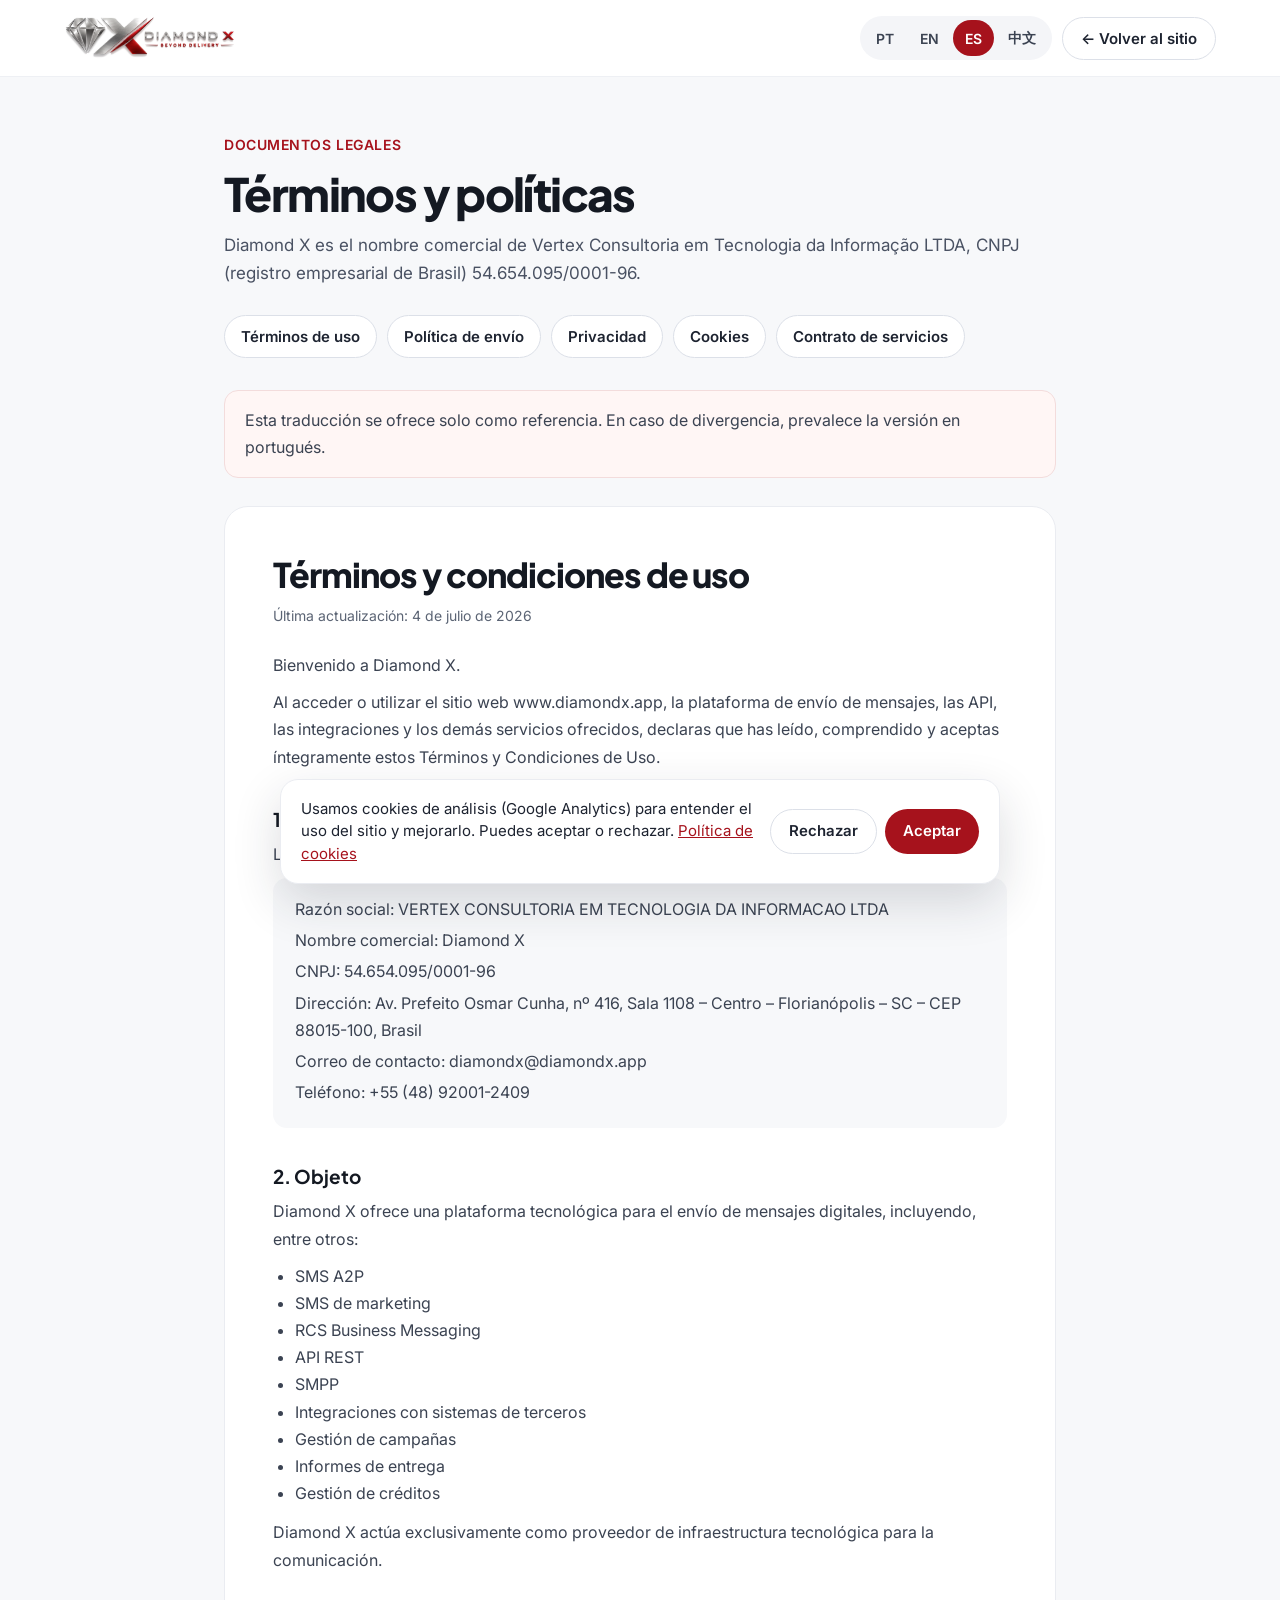
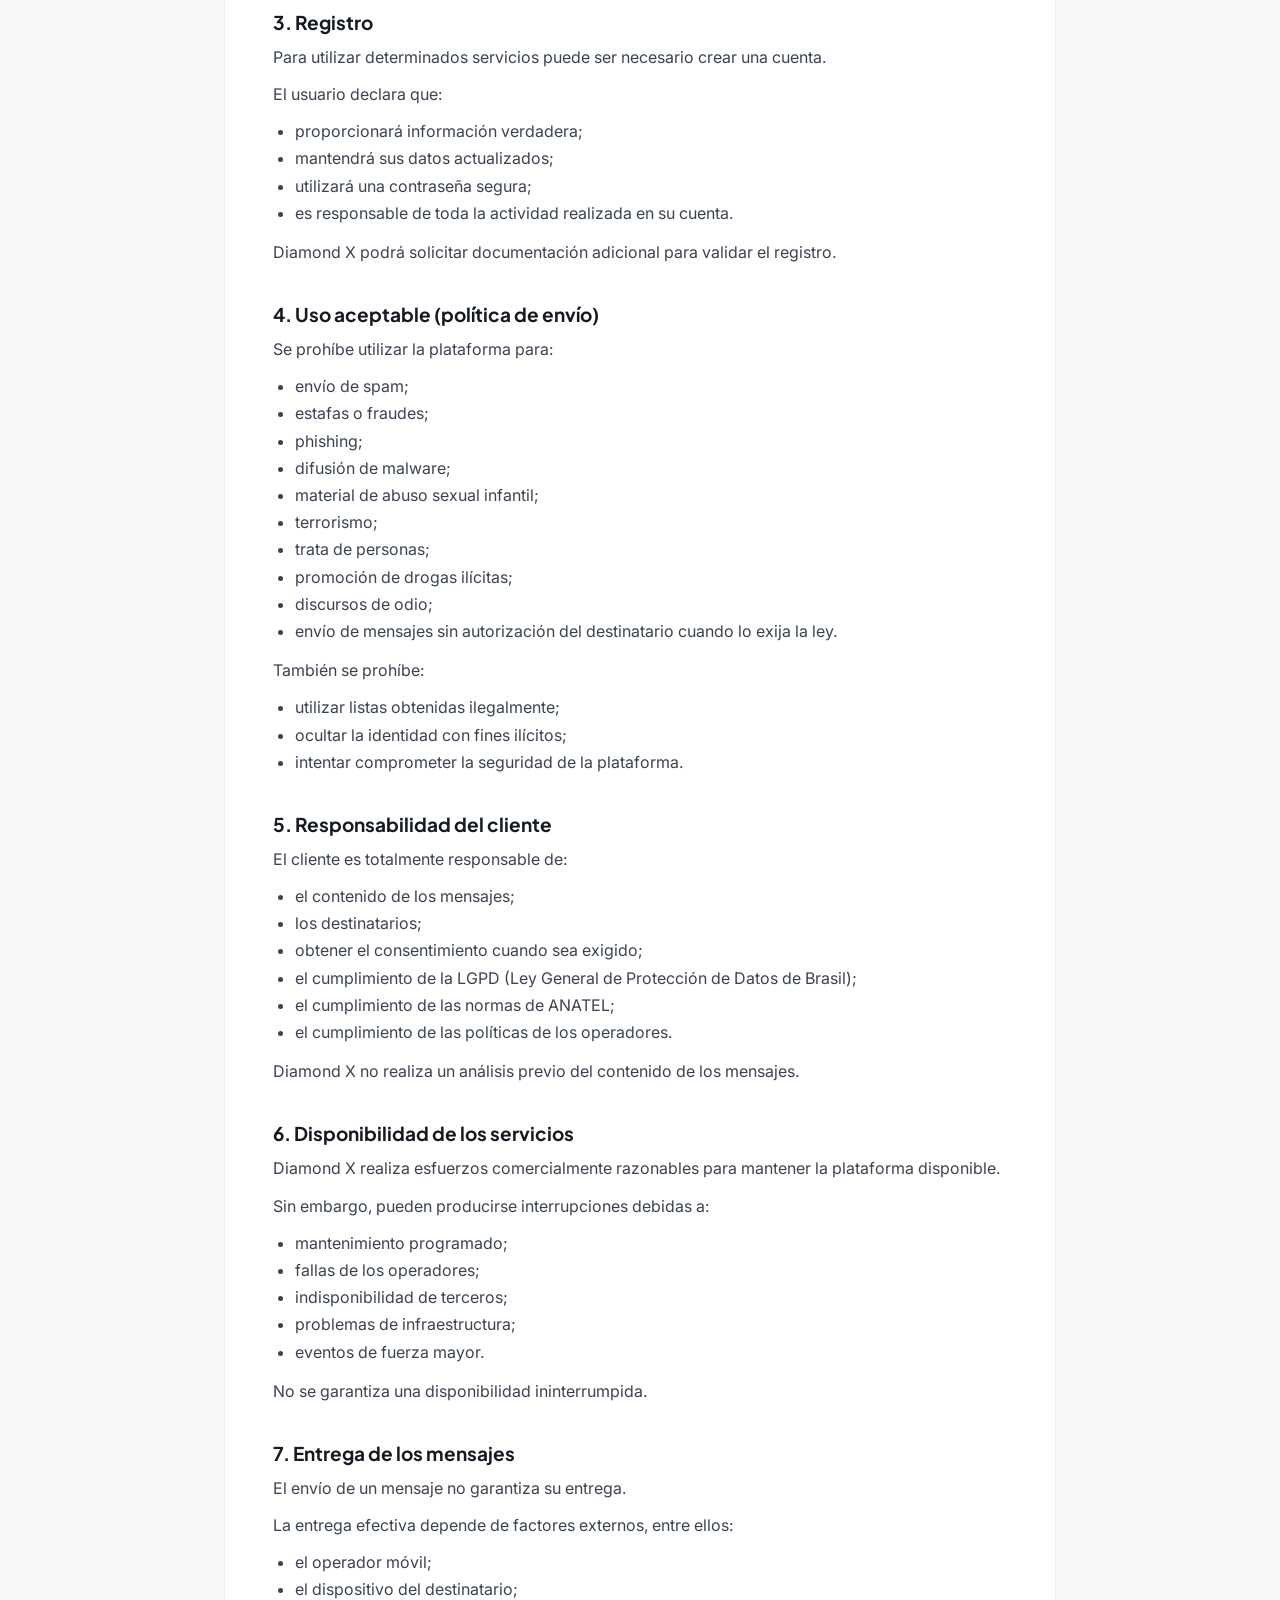
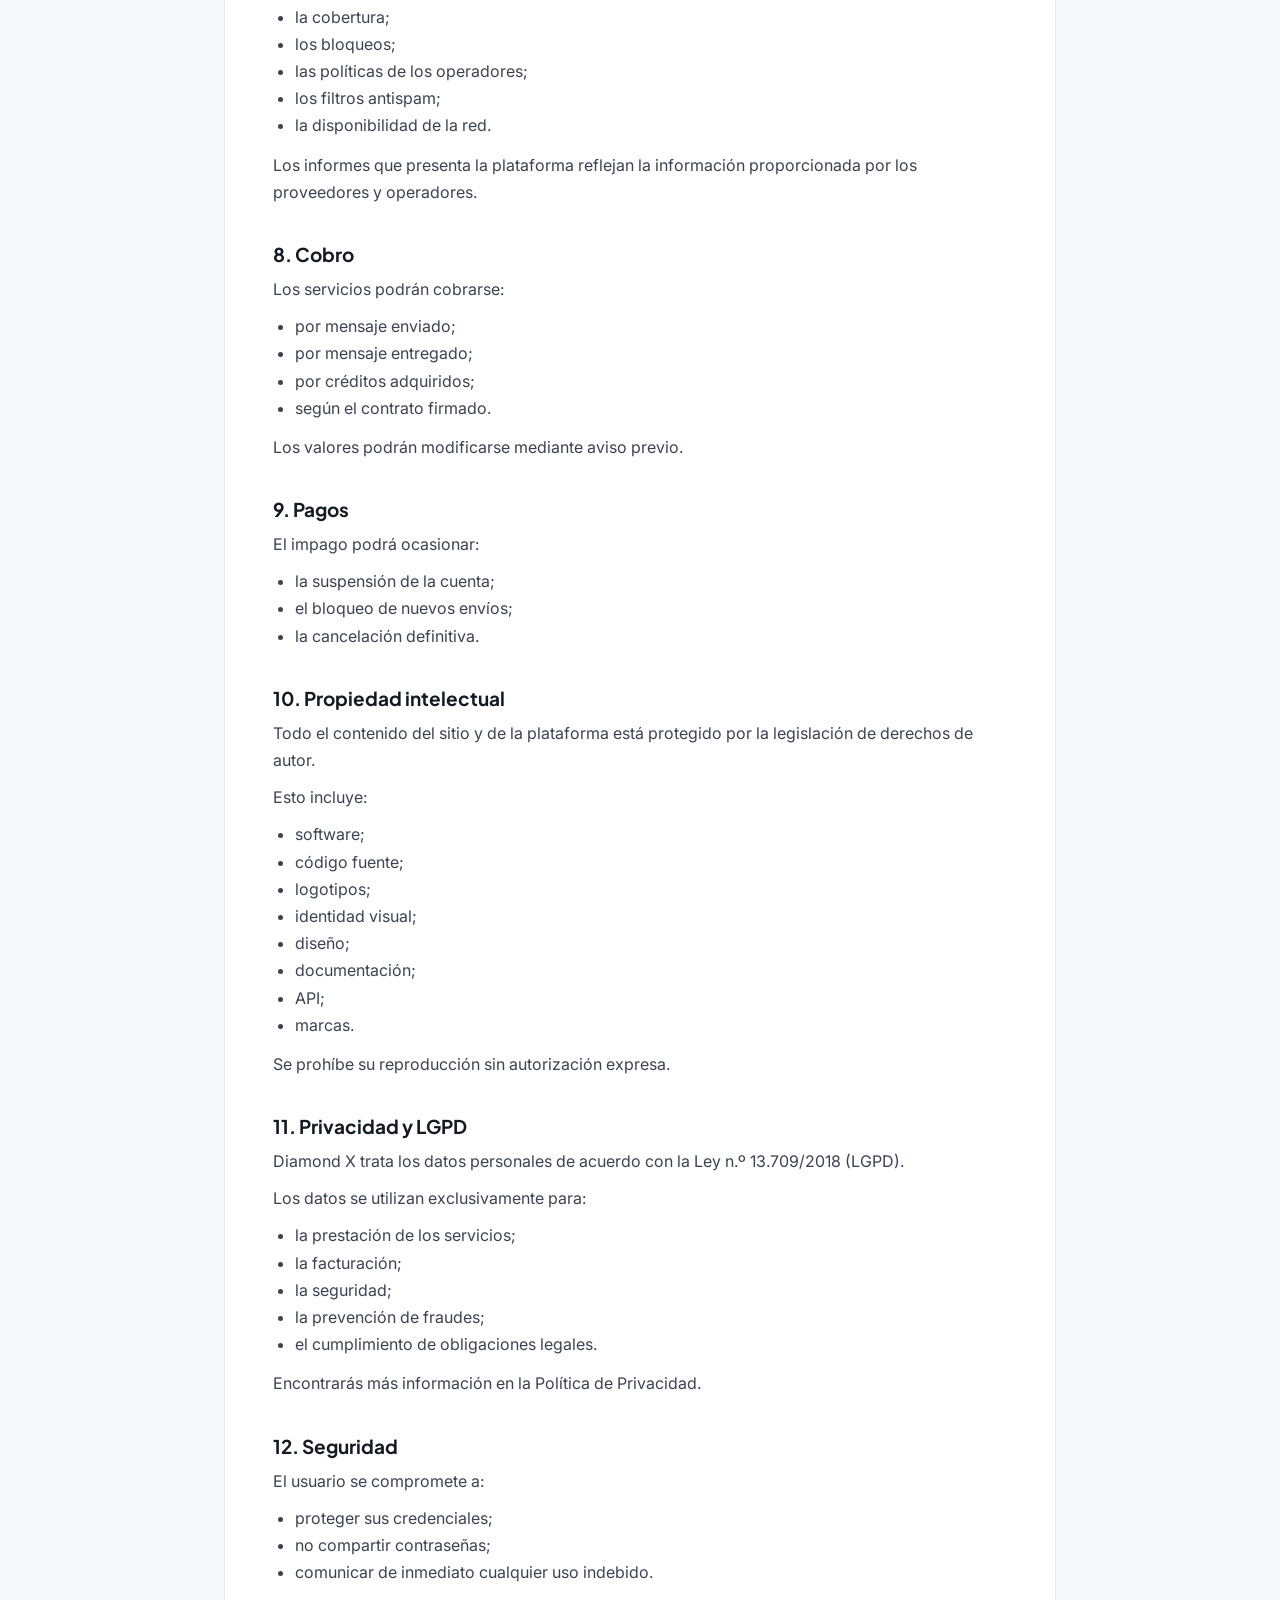
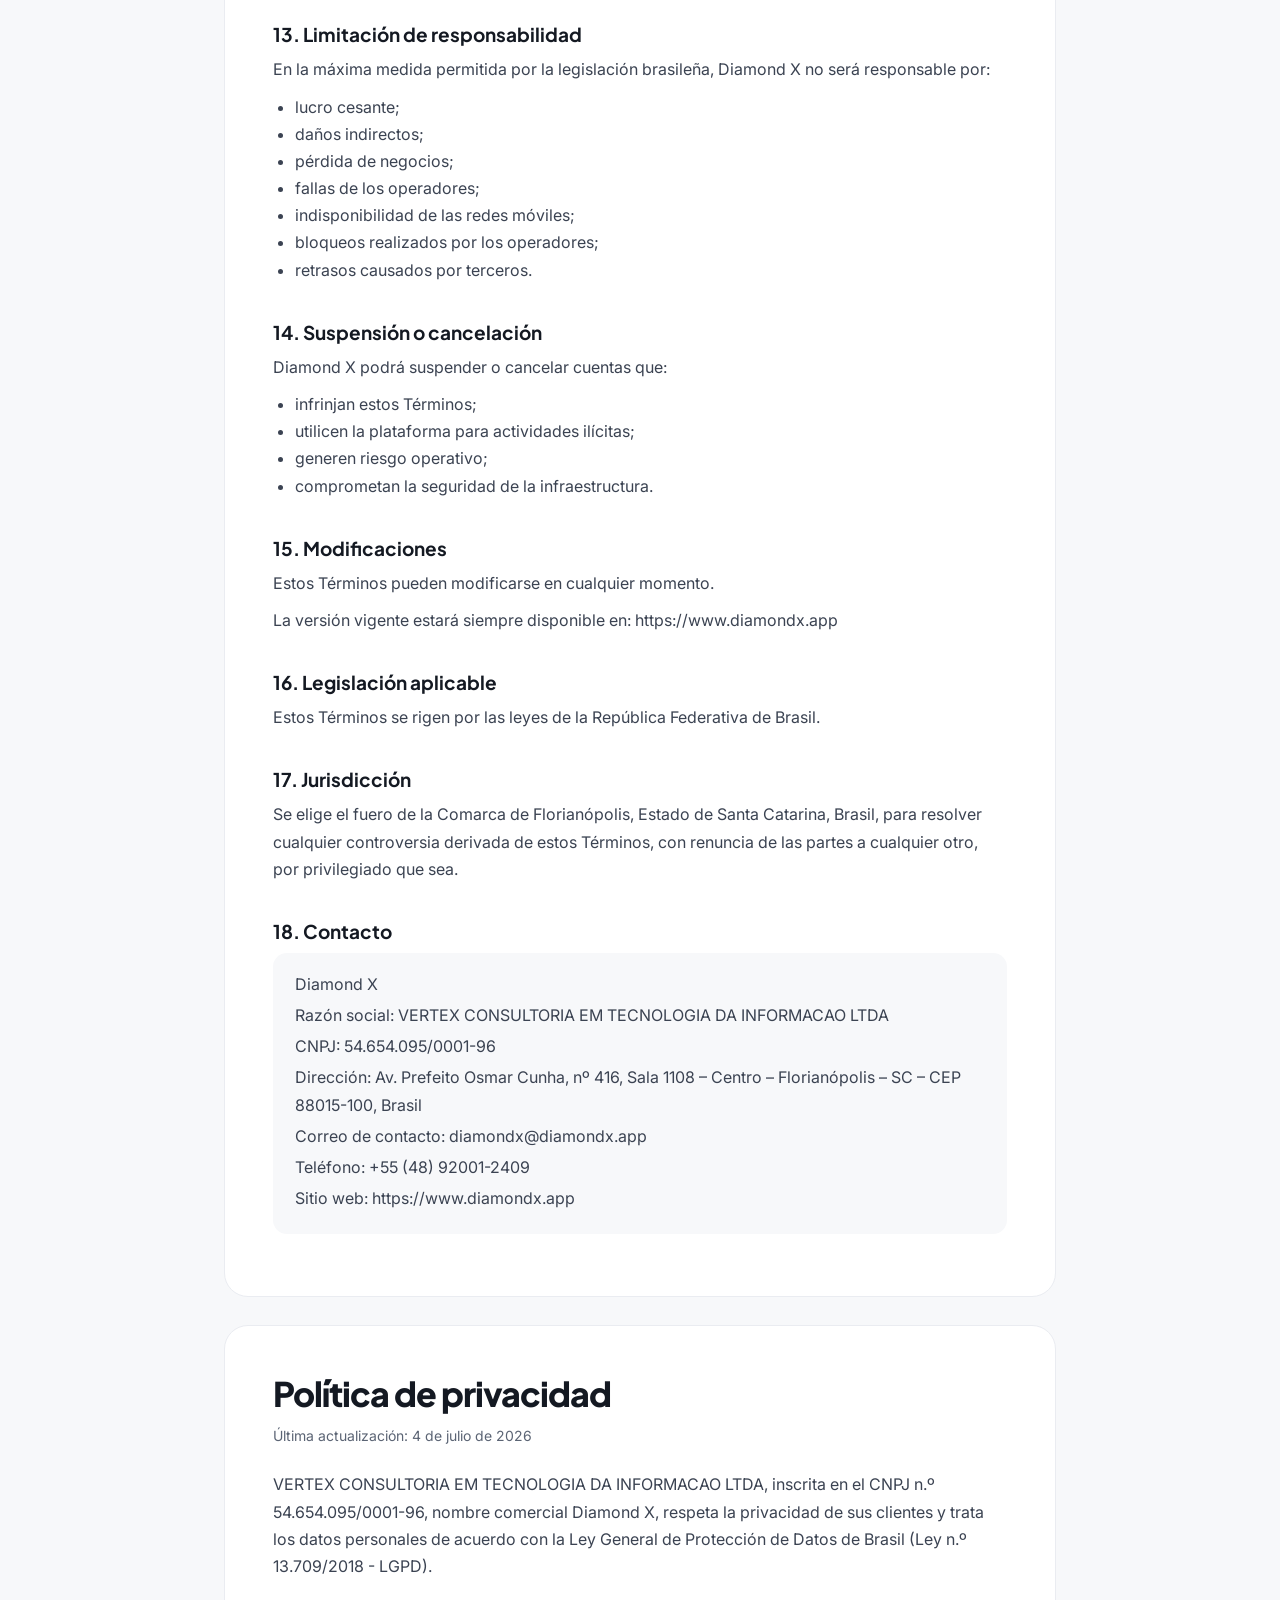
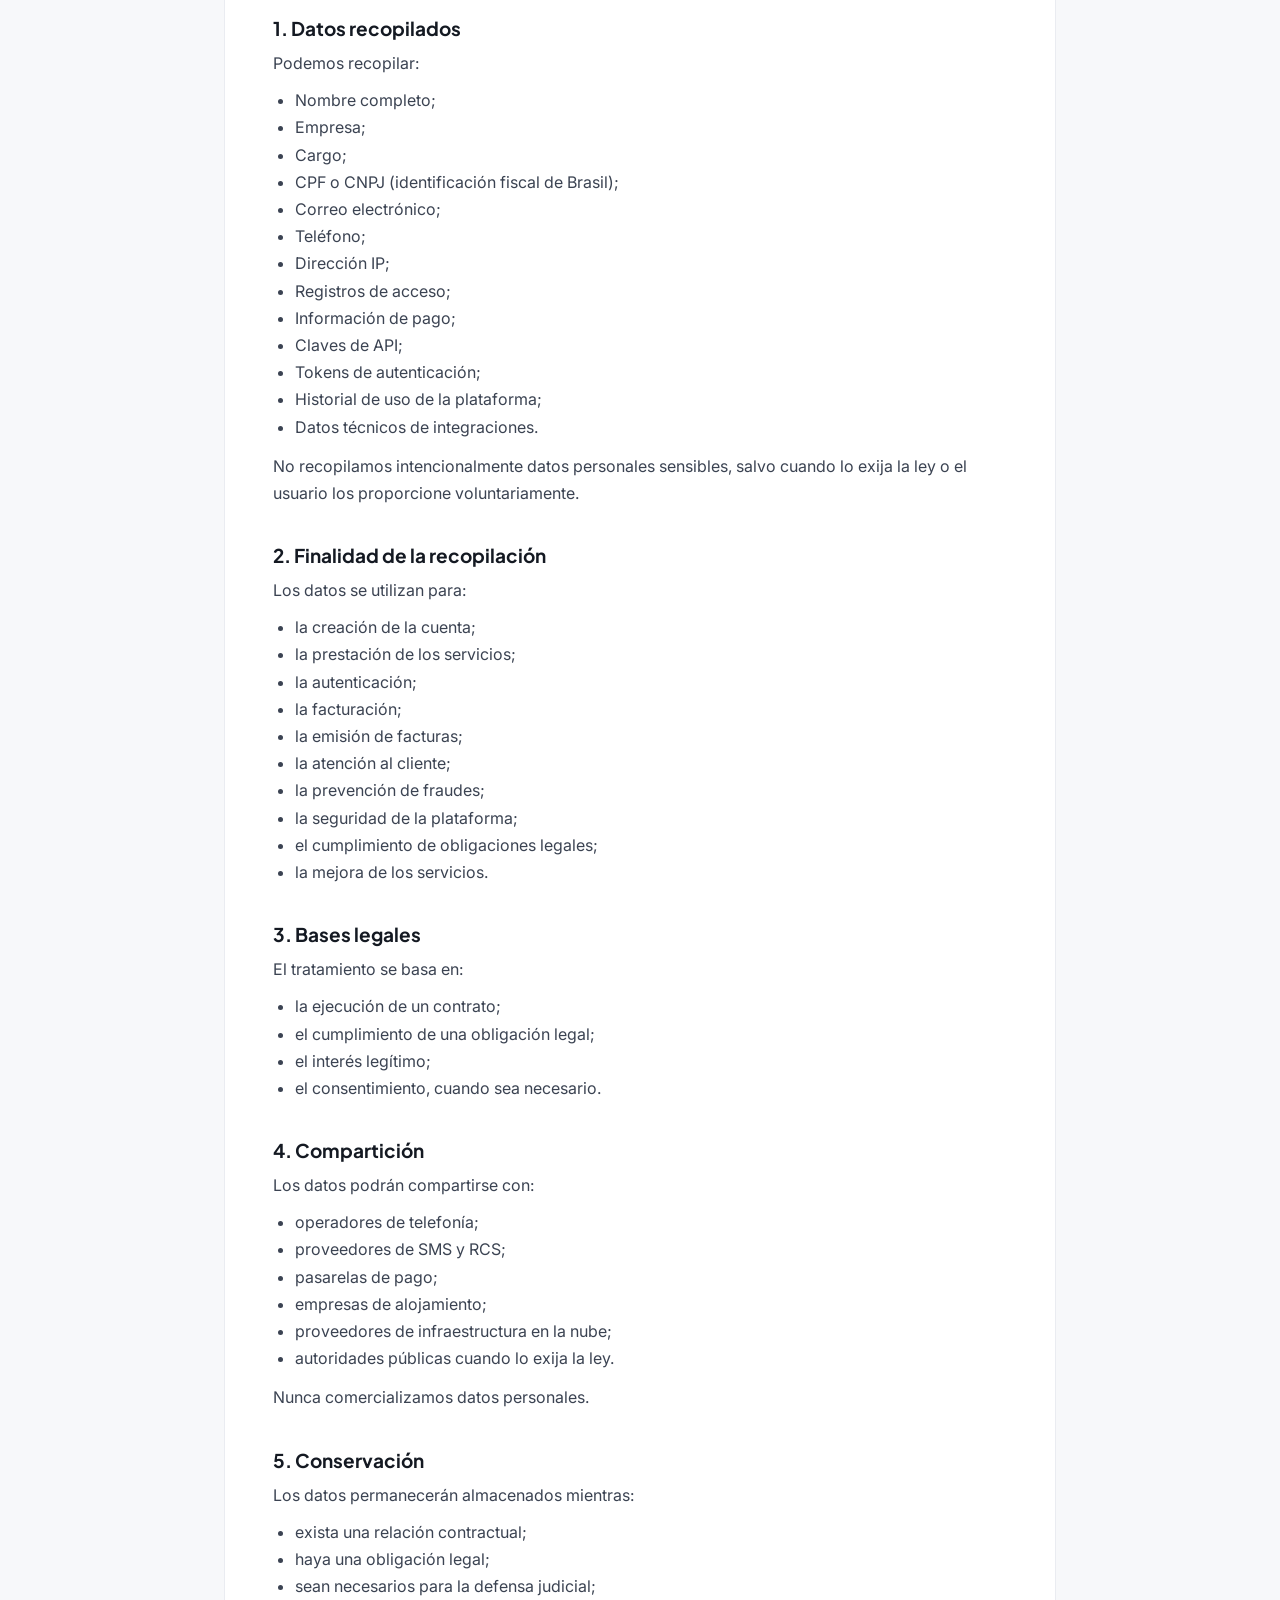
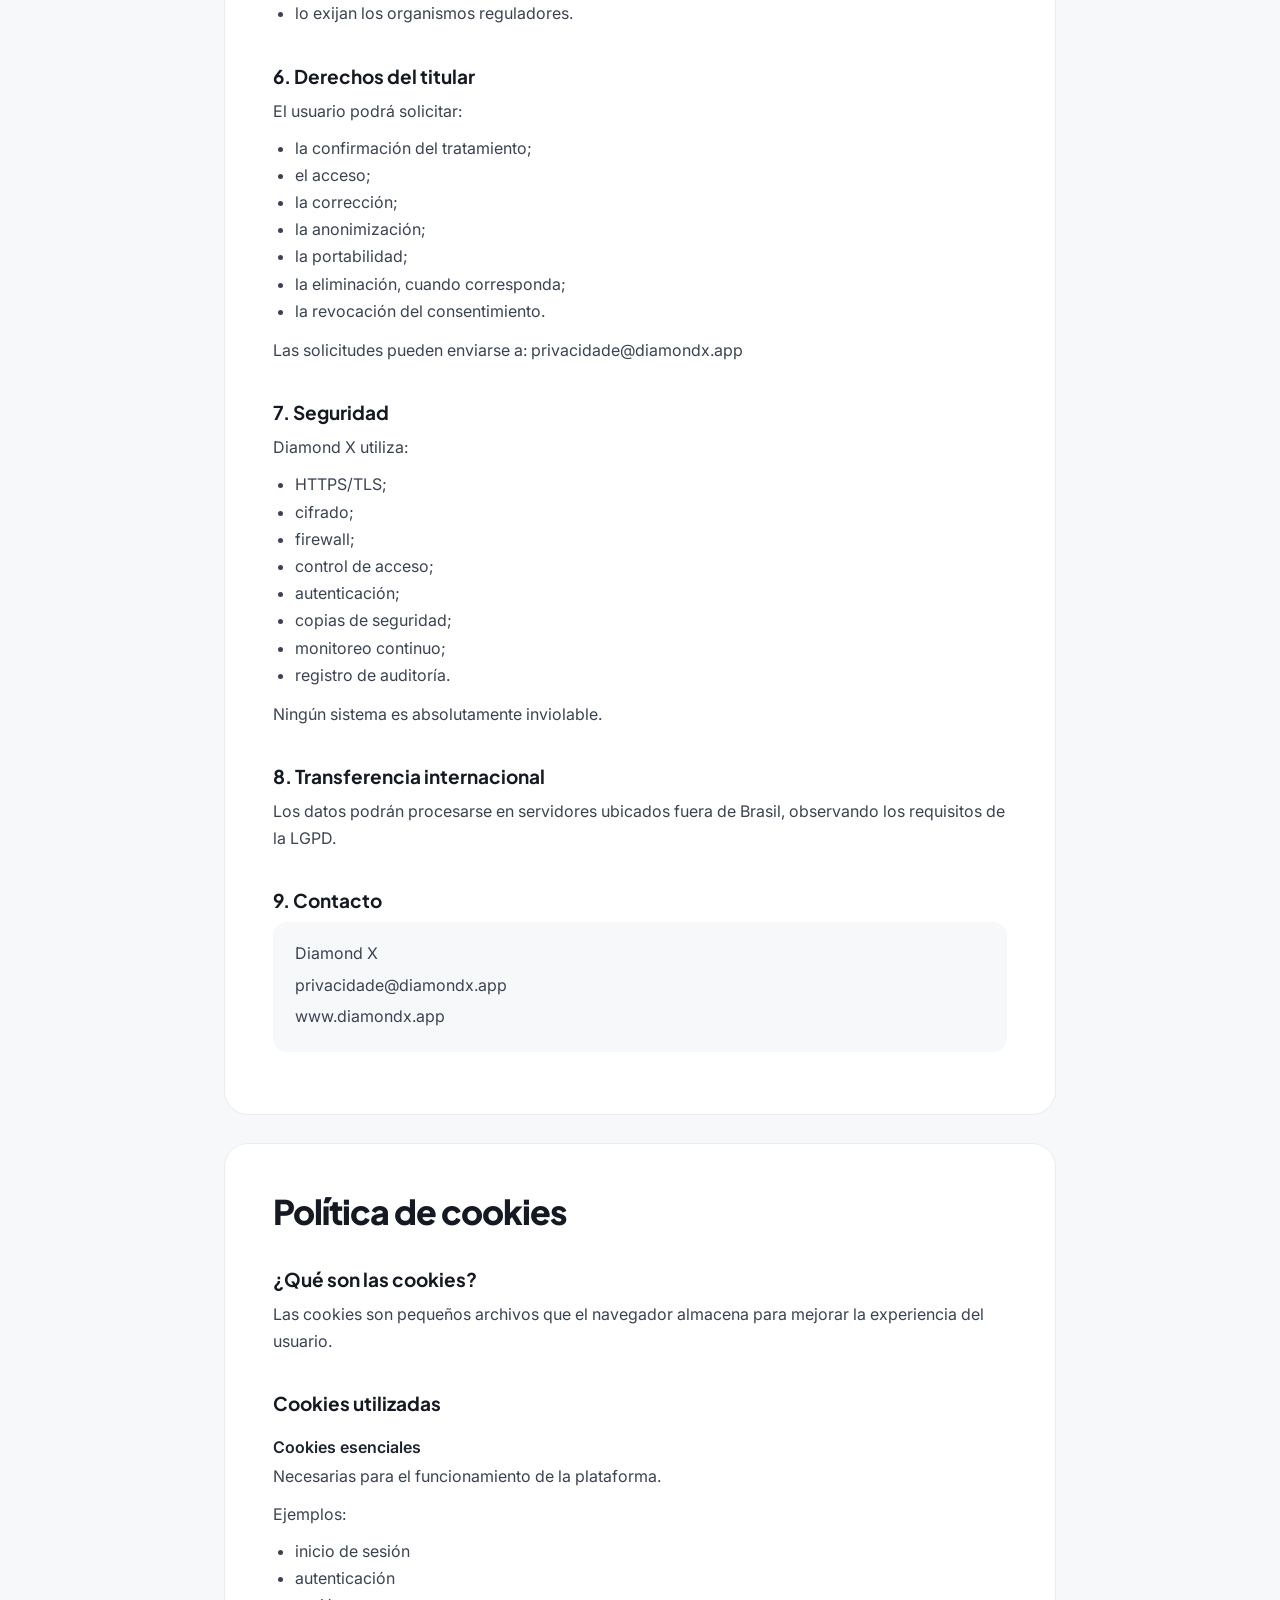
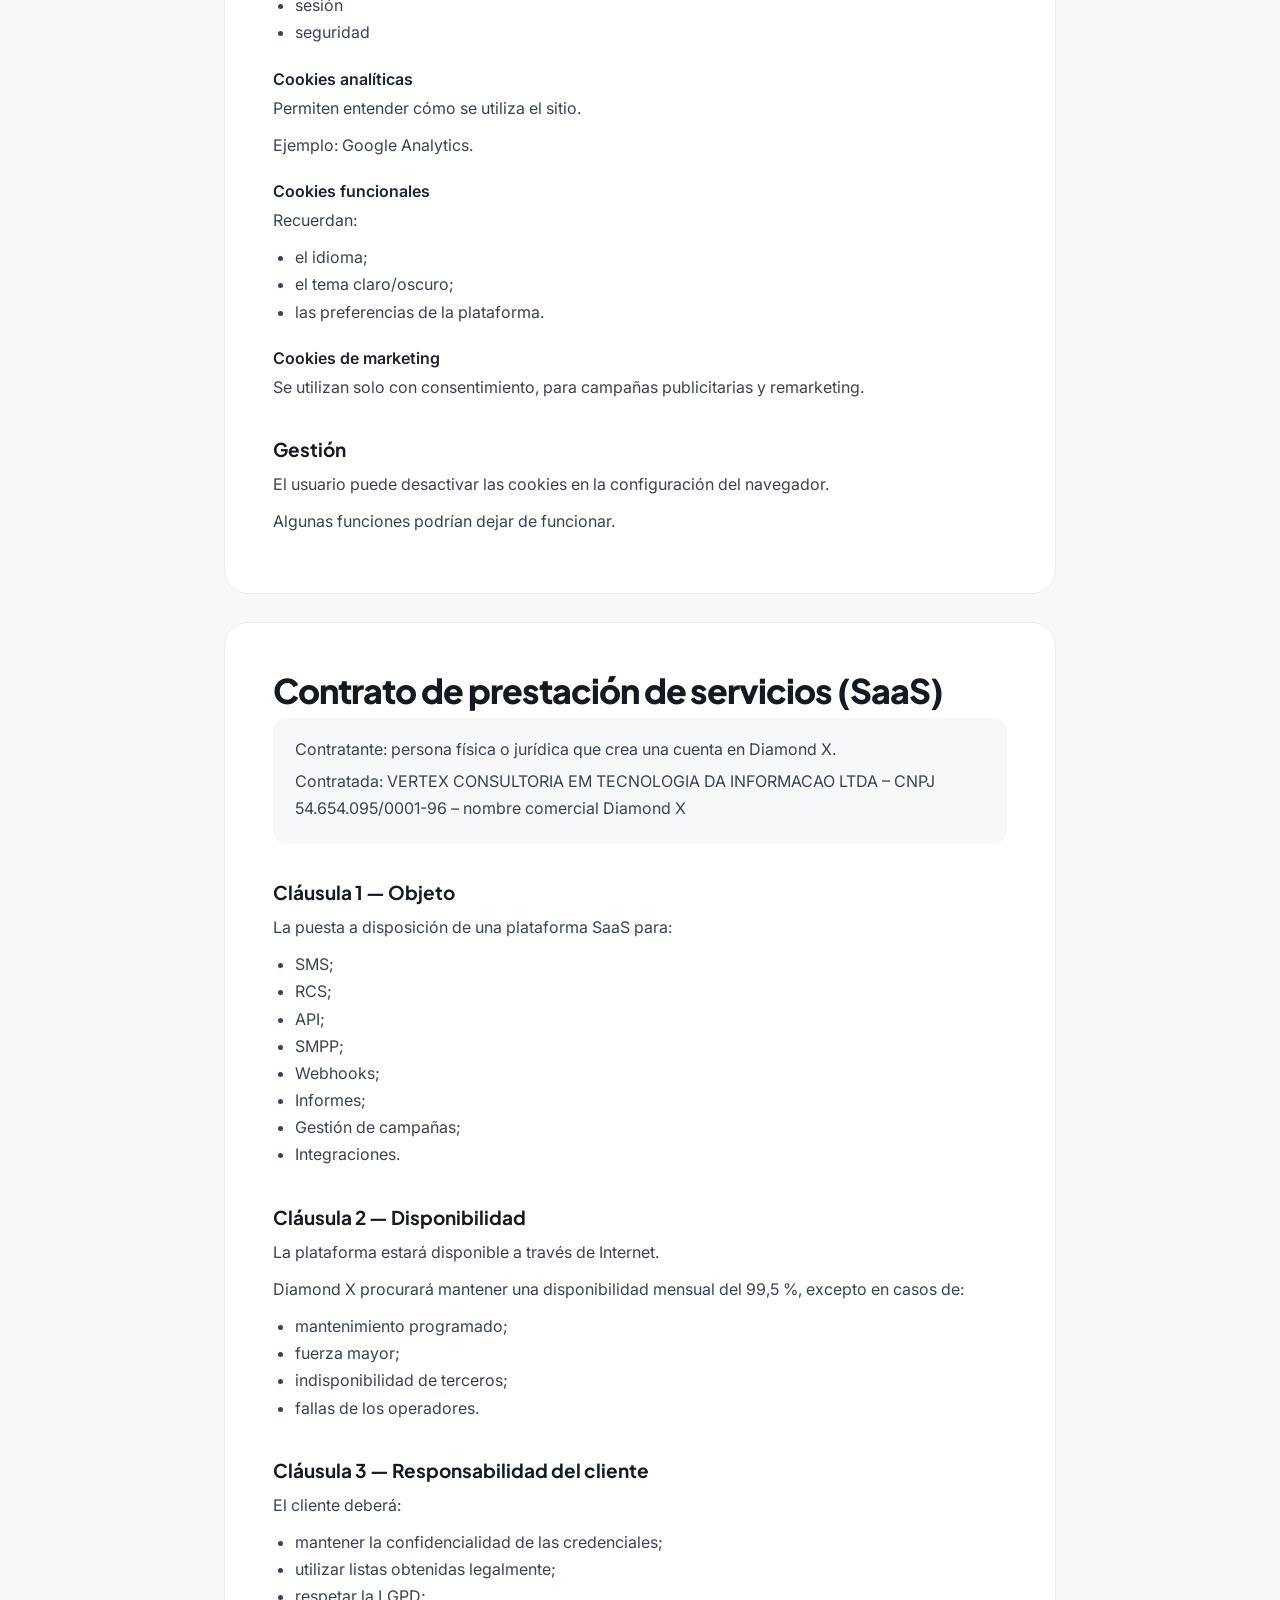
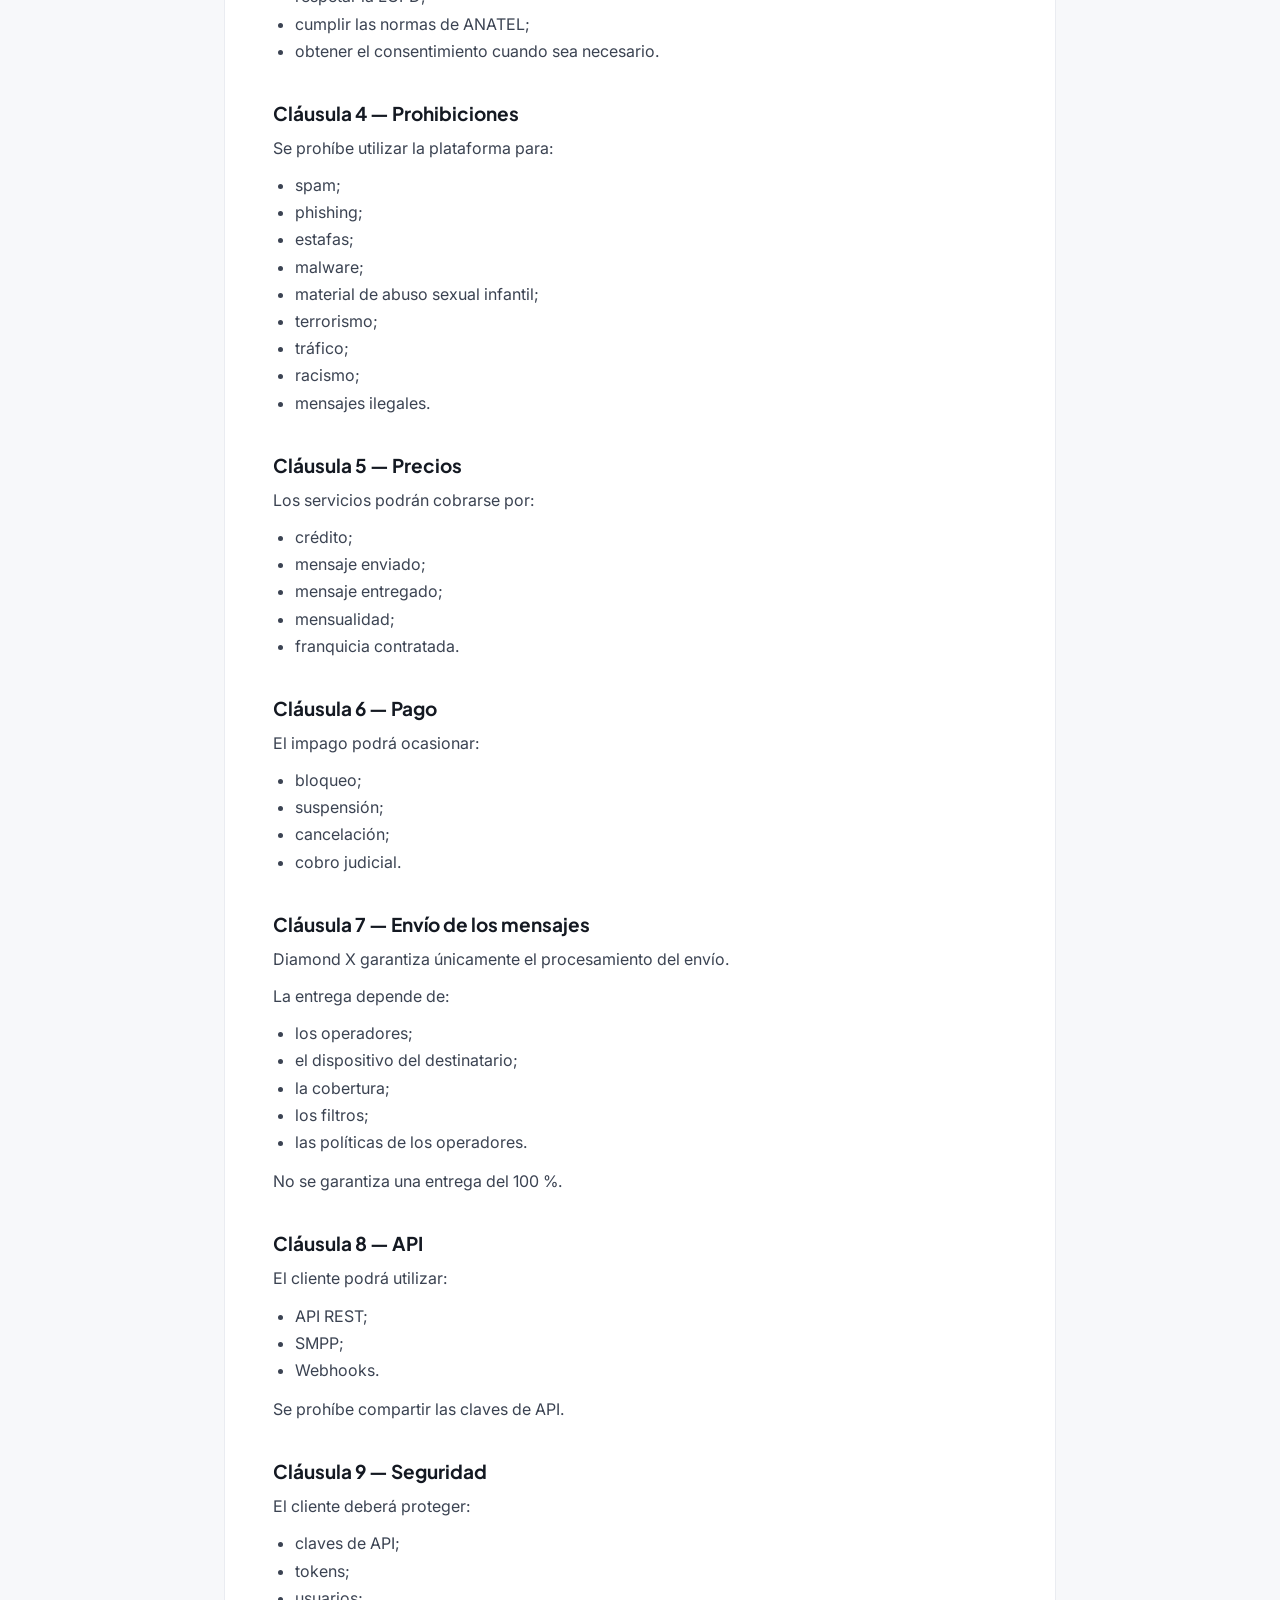
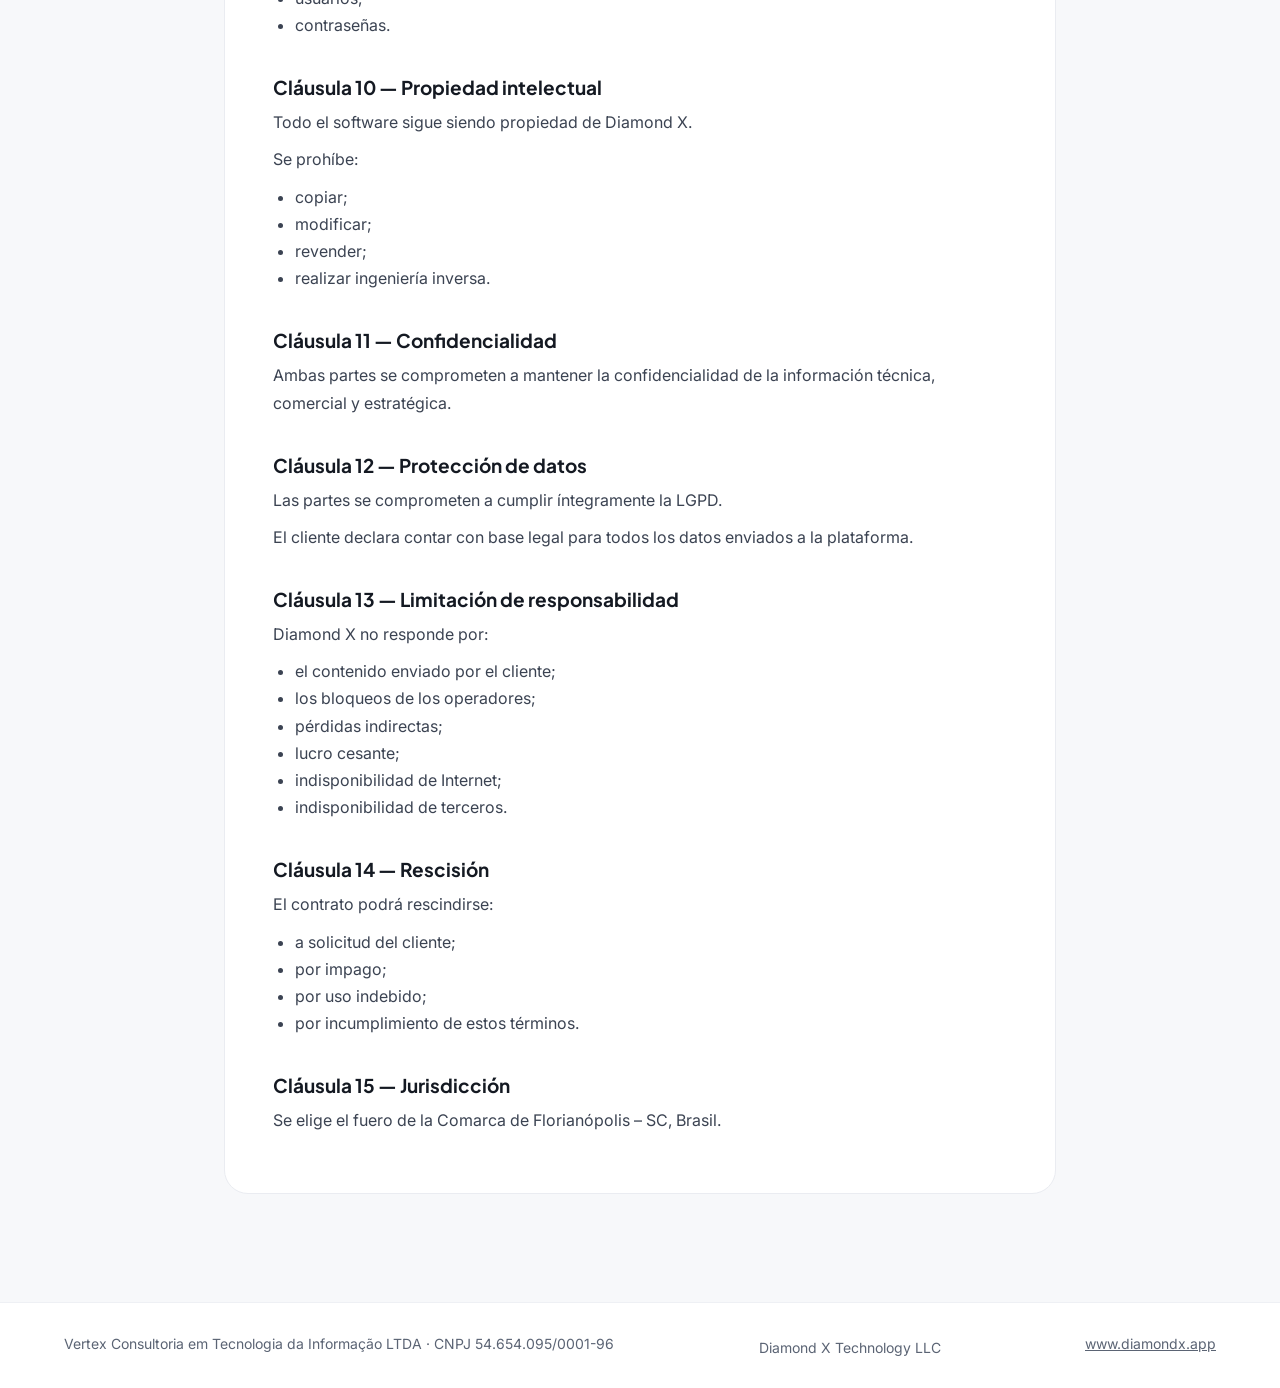
<file: es/termos/index.html>
<!doctype html>
<html lang="es">
<head>
<meta charset="utf-8">
<meta name="viewport" content="width=device-width, initial-scale=1">
<title>Términos y políticas — Diamond X</title>
<meta name="description" content="Términos de uso, política de envío, privacidad, cookies y contrato SaaS de Diamond X.">
<link rel="canonical" href="https://diamondx.app/es/termos/">
<link rel="alternate" hreflang="pt-BR" href="https://diamondx.app/termos/">
<link rel="alternate" hreflang="en" href="https://diamondx.app/en/termos/">
<link rel="alternate" hreflang="es" href="https://diamondx.app/es/termos/">
<link rel="alternate" hreflang="zh-CN" href="https://diamondx.app/zh/termos/">
<link rel="alternate" hreflang="x-default" href="https://diamondx.app/termos/">
<meta property="og:type" content="website">
<meta property="og:site_name" content="Diamond X">
<meta property="og:title" content="Términos y políticas — Diamond X">
<meta property="og:description" content="Términos de uso, política de envío, privacidad, cookies y contrato SaaS de Diamond X.">
<meta property="og:url" content="https://diamondx.app/es/termos/">
<meta property="og:image" content="https://diamondx.app/assets/og-image.png">
<meta property="og:locale" content="es_ES">
<meta name="twitter:card" content="summary_large_image">
<meta name="theme-color" content="#A6121C">
<link rel="icon" type="image/png" sizes="32x32" href="/assets/favicon-32.png">
<link rel="icon" type="image/png" sizes="192x192" href="/assets/favicon-192.png">
<link rel="apple-touch-icon" href="/assets/apple-touch-icon.png">
<link rel="preconnect" href="https://fonts.googleapis.com">
<link rel="preconnect" href="https://fonts.gstatic.com" crossorigin>
<link href="https://fonts.googleapis.com/css2?family=Plus+Jakarta+Sans:wght@500;600;700;800&amp;family=Inter:wght@400;500;600&amp;display=swap" rel="stylesheet">
<style>
body{margin:0}
a{color:#A6121C}a:hover{color:#7E0D15}
.lg h2{font-family:'Plus Jakarta Sans','PingFang SC',sans-serif;font-weight:800;font-size:34px;letter-spacing:-0.03em;line-height:1.15;margin:0;color:#141922}
.lg h3{font-family:'Plus Jakarta Sans','PingFang SC',sans-serif;font-weight:700;font-size:19px;margin:36px 0 10px;color:#141922}
.lg h4{font-weight:600;font-size:16px;margin:22px 0 6px;color:#1D2330}
.lg p{margin:0 0 10px;font-size:16px;line-height:1.7;color:#3B4352}
.lg ul{margin:0 0 12px;padding-left:22px}
.lg li{font-size:16px;line-height:1.7;color:#3B4352}
.lg .upd{font-size:14px;color:#5B6474;margin:10px 0 24px}
.lg .doc{background:#FFFFFF;border:1px solid #EAECF1;border-radius:24px;padding:48px;margin-bottom:28px}
.lg .box{background:#F7F8FA;border-radius:14px;padding:18px 22px;margin:8px 0 14px}
.lg .box p{margin:0 0 4px}
.lg .chip{font-size:15px;font-weight:600;text-decoration:none;color:#1D2330;background:#FFFFFF;border:1px solid #DCE0E8;padding:11px 16px;border-radius:999px}
.lg .notice{background:#FFF6F5;border:1px solid #F3DCDC;border-radius:14px;padding:16px 20px;margin:0 0 28px}
</style>
<link rel="stylesheet" href="/assets/site.css">
</head>
<body>
<div style="font-family: Inter, 'PingFang SC', 'Microsoft YaHei', system-ui, sans-serif; color: #1D2330; background: #F7F8FA; min-height: 100vh">

<header style="border-bottom: 1px solid #EEF0F4; background: #FFFFFF">
<nav style="max-width: 1200px; margin: 0 auto; padding: 16px 24px; display: flex; flex-wrap: wrap; align-items: center; justify-content: space-between; gap: 16px">
<a href="/es/" style="display: flex; align-items: center; text-decoration: none">
<img src="/assets/diamondx-logo-600.png" alt="Diamond X — Beyond delivery" style="height: 44px; width: auto; display: block">
</a>
<div style="display: flex; flex-wrap: wrap; align-items: center; gap: 10px">
<div role="group" aria-label="Idioma / Language" style="display: flex; align-items: center; gap: 2px; background: #F4F5F8; border-radius: 999px; padding: 4px">

<a href="/termos/" hreflang="pt" lang="pt"  class="dx-lang-pill" style="font: inherit; font-size: 14px; font-weight: 600; border: 0; text-decoration: none; display: inline-flex; align-items: center; border-radius: 999px; padding: 8px 12px; min-height: 36px; cursor: pointer; background: transparent; color: #3B4352;">PT</a>

<a href="/en/termos/" hreflang="en" lang="en"  class="dx-lang-pill" style="font: inherit; font-size: 14px; font-weight: 600; border: 0; text-decoration: none; display: inline-flex; align-items: center; border-radius: 999px; padding: 8px 12px; min-height: 36px; cursor: pointer; background: transparent; color: #3B4352;">EN</a>

<a href="/es/termos/" hreflang="es" lang="es" aria-current="page" class="dx-lang-pill" style="font: inherit; font-size: 14px; font-weight: 600; border: 0; text-decoration: none; display: inline-flex; align-items: center; border-radius: 999px; padding: 8px 12px; min-height: 36px; cursor: pointer; background: #A6121C; color: #FFFFFF;">ES</a>

<a href="/zh/termos/" hreflang="zh" lang="zh"  class="dx-lang-pill" style="font: inherit; font-size: 14px; font-weight: 600; border: 0; text-decoration: none; display: inline-flex; align-items: center; border-radius: 999px; padding: 8px 12px; min-height: 36px; cursor: pointer; background: transparent; color: #3B4352;">中文</a>

</div>
<a href="/es/" style="font-size: 15px; font-weight: 600; color: #1D2330; text-decoration: none; padding: 11px 18px; border: 1px solid #DCE0E8; border-radius: 999px">← Volver al sitio</a>
</div>
</nav>
</header>

<div class="lg" style="max-width: 880px; margin: 0 auto; padding: 56px 24px 80px">
<p style="margin: 0; font-size: 14px; font-weight: 600; color: #A6121C; letter-spacing: 0.04em; text-transform: uppercase">Documentos legales</p>
<h1 style="margin: 12px 0 0; font-family: 'Plus Jakarta Sans', 'PingFang SC', sans-serif; font-weight: 800; font-size: 46px; letter-spacing: -0.035em; line-height: 1.08; color: #141922">Términos y políticas</h1>
<p style="margin: 14px 0 0; font-size: 17px; line-height: 1.6; color: #4A5263">Diamond X es el nombre comercial de Vertex Consultoria em Tecnologia da Informação LTDA, CNPJ (registro empresarial de Brasil) 54.654.095/0001-96.</p>
<div style="margin: 28px 0 32px; display: flex; flex-wrap: wrap; gap: 10px">
<a href="#termos" class="chip">Términos de uso</a>
<a href="#uso-aceitavel" class="chip">Política de envío</a>
<a href="#privacidade" class="chip">Privacidad</a>
<a href="#cookies" class="chip">Cookies</a>
<a href="#contrato" class="chip">Contrato de servicios</a>
</div>

<div class="notice"><p style="margin: 0">Esta traducción se ofrece solo como referencia. En caso de divergencia, prevalece la versión en portugués.</p></div>



<section id="termos" class="doc">
<h2>Términos y condiciones de uso</h2>
<p class="upd">Última actualización: 4 de julio de 2026</p>



<p>Bienvenido a Diamond X.</p>





<p>Al acceder o utilizar el sitio web www.diamondx.app, la plataforma de envío de mensajes, las API, las integraciones y los demás servicios ofrecidos, declaras que has leído, comprendido y aceptas íntegramente estos Términos y Condiciones de Uso.</p>



<h3 id="">1. Identificación de la empresa</h3>







<p>Los servicios son prestados por:</p>







<div class="box"><p>Razón social: VERTEX CONSULTORIA EM TECNOLOGIA DA INFORMACAO LTDA</p><p>Nombre comercial: Diamond X</p><p>CNPJ: 54.654.095/0001-96</p><p>Dirección: Av. Prefeito Osmar Cunha, nº 416, Sala 1108 – Centro – Florianópolis – SC – CEP 88015-100, Brasil</p><p>Correo de contacto: diamondx@diamondx.app</p><p>Teléfono: +55 (48) 92001-2409</p></div>

<h3 id="">2. Objeto</h3>







<p>Diamond X ofrece una plataforma tecnológica para el envío de mensajes digitales, incluyendo, entre otros:</p>






<ul><li>SMS A2P</li><li>SMS de marketing</li><li>RCS Business Messaging</li><li>API REST</li><li>SMPP</li><li>Integraciones con sistemas de terceros</li><li>Gestión de campañas</li><li>Informes de entrega</li><li>Gestión de créditos</li></ul>




<p>Diamond X actúa exclusivamente como proveedor de infraestructura tecnológica para la comunicación.</p>



<h3 id="">3. Registro</h3>







<p>Para utilizar determinados servicios puede ser necesario crear una cuenta.</p>





<p>El usuario declara que:</p>






<ul><li>proporcionará información verdadera;</li><li>mantendrá sus datos actualizados;</li><li>utilizará una contraseña segura;</li><li>es responsable de toda la actividad realizada en su cuenta.</li></ul>




<p>Diamond X podrá solicitar documentación adicional para validar el registro.</p>



<h3 id="uso-aceitavel">4. Uso aceptable (política de envío)</h3>







<p>Se prohíbe utilizar la plataforma para:</p>






<ul><li>envío de spam;</li><li>estafas o fraudes;</li><li>phishing;</li><li>difusión de malware;</li><li>material de abuso sexual infantil;</li><li>terrorismo;</li><li>trata de personas;</li><li>promoción de drogas ilícitas;</li><li>discursos de odio;</li><li>envío de mensajes sin autorización del destinatario cuando lo exija la ley.</li></ul>




<p>También se prohíbe:</p>






<ul><li>utilizar listas obtenidas ilegalmente;</li><li>ocultar la identidad con fines ilícitos;</li><li>intentar comprometer la seguridad de la plataforma.</li></ul>


<h3 id="">5. Responsabilidad del cliente</h3>







<p>El cliente es totalmente responsable de:</p>






<ul><li>el contenido de los mensajes;</li><li>los destinatarios;</li><li>obtener el consentimiento cuando sea exigido;</li><li>el cumplimiento de la LGPD (Ley General de Protección de Datos de Brasil);</li><li>el cumplimiento de las normas de ANATEL;</li><li>el cumplimiento de las políticas de los operadores.</li></ul>




<p>Diamond X no realiza un análisis previo del contenido de los mensajes.</p>



<h3 id="">6. Disponibilidad de los servicios</h3>







<p>Diamond X realiza esfuerzos comercialmente razonables para mantener la plataforma disponible.</p>





<p>Sin embargo, pueden producirse interrupciones debidas a:</p>






<ul><li>mantenimiento programado;</li><li>fallas de los operadores;</li><li>indisponibilidad de terceros;</li><li>problemas de infraestructura;</li><li>eventos de fuerza mayor.</li></ul>




<p>No se garantiza una disponibilidad ininterrumpida.</p>



<h3 id="">7. Entrega de los mensajes</h3>







<p>El envío de un mensaje no garantiza su entrega.</p>





<p>La entrega efectiva depende de factores externos, entre ellos:</p>






<ul><li>el operador móvil;</li><li>el dispositivo del destinatario;</li><li>la cobertura;</li><li>los bloqueos;</li><li>las políticas de los operadores;</li><li>los filtros antispam;</li><li>la disponibilidad de la red.</li></ul>




<p>Los informes que presenta la plataforma reflejan la información proporcionada por los proveedores y operadores.</p>



<h3 id="">8. Cobro</h3>







<p>Los servicios podrán cobrarse:</p>






<ul><li>por mensaje enviado;</li><li>por mensaje entregado;</li><li>por créditos adquiridos;</li><li>según el contrato firmado.</li></ul>




<p>Los valores podrán modificarse mediante aviso previo.</p>



<h3 id="">9. Pagos</h3>







<p>El impago podrá ocasionar:</p>






<ul><li>la suspensión de la cuenta;</li><li>el bloqueo de nuevos envíos;</li><li>la cancelación definitiva.</li></ul>


<h3 id="">10. Propiedad intelectual</h3>







<p>Todo el contenido del sitio y de la plataforma está protegido por la legislación de derechos de autor.</p>





<p>Esto incluye:</p>






<ul><li>software;</li><li>código fuente;</li><li>logotipos;</li><li>identidad visual;</li><li>diseño;</li><li>documentación;</li><li>API;</li><li>marcas.</li></ul>




<p>Se prohíbe su reproducción sin autorización expresa.</p>



<h3 id="">11. Privacidad y LGPD</h3>







<p>Diamond X trata los datos personales de acuerdo con la Ley n.º 13.709/2018 (LGPD).</p>





<p>Los datos se utilizan exclusivamente para:</p>






<ul><li>la prestación de los servicios;</li><li>la facturación;</li><li>la seguridad;</li><li>la prevención de fraudes;</li><li>el cumplimiento de obligaciones legales.</li></ul>




<p>Encontrarás más información en la Política de Privacidad.</p>



<h3 id="">12. Seguridad</h3>







<p>El usuario se compromete a:</p>






<ul><li>proteger sus credenciales;</li><li>no compartir contraseñas;</li><li>comunicar de inmediato cualquier uso indebido.</li></ul>


<h3 id="">13. Limitación de responsabilidad</h3>







<p>En la máxima medida permitida por la legislación brasileña, Diamond X no será responsable por:</p>






<ul><li>lucro cesante;</li><li>daños indirectos;</li><li>pérdida de negocios;</li><li>fallas de los operadores;</li><li>indisponibilidad de las redes móviles;</li><li>bloqueos realizados por los operadores;</li><li>retrasos causados por terceros.</li></ul>


<h3 id="">14. Suspensión o cancelación</h3>







<p>Diamond X podrá suspender o cancelar cuentas que:</p>






<ul><li>infrinjan estos Términos;</li><li>utilicen la plataforma para actividades ilícitas;</li><li>generen riesgo operativo;</li><li>comprometan la seguridad de la infraestructura.</li></ul>


<h3 id="">15. Modificaciones</h3>







<p>Estos Términos pueden modificarse en cualquier momento.</p>





<p>La versión vigente estará siempre disponible en: https://www.diamondx.app</p>



<h3 id="">16. Legislación aplicable</h3>







<p>Estos Términos se rigen por las leyes de la República Federativa de Brasil.</p>



<h3 id="">17. Jurisdicción</h3>







<p>Se elige el fuero de la Comarca de Florianópolis, Estado de Santa Catarina, Brasil, para resolver cualquier controversia derivada de estos Términos, con renuncia de las partes a cualquier otro, por privilegiado que sea.</p>



<h3 id="">18. Contacto</h3>









<div class="box"><p>Diamond X</p><p>Razón social: VERTEX CONSULTORIA EM TECNOLOGIA DA INFORMACAO LTDA</p><p>CNPJ: 54.654.095/0001-96</p><p>Dirección: Av. Prefeito Osmar Cunha, nº 416, Sala 1108 – Centro – Florianópolis – SC – CEP 88015-100, Brasil</p><p>Correo de contacto: diamondx@diamondx.app</p><p>Teléfono: +55 (48) 92001-2409</p><p>Sitio web: https://www.diamondx.app</p></div>

</section>

<section id="privacidade" class="doc">
<h2>Política de privacidad</h2>
<p class="upd">Última actualización: 4 de julio de 2026</p>



<p>VERTEX CONSULTORIA EM TECNOLOGIA DA INFORMACAO LTDA, inscrita en el CNPJ n.º 54.654.095/0001-96, nombre comercial Diamond X, respeta la privacidad de sus clientes y trata los datos personales de acuerdo con la Ley General de Protección de Datos de Brasil (Ley n.º 13.709/2018 - LGPD).</p>



<h3 id="">1. Datos recopilados</h3>







<p>Podemos recopilar:</p>






<ul><li>Nombre completo;</li><li>Empresa;</li><li>Cargo;</li><li>CPF o CNPJ (identificación fiscal de Brasil);</li><li>Correo electrónico;</li><li>Teléfono;</li><li>Dirección IP;</li><li>Registros de acceso;</li><li>Información de pago;</li><li>Claves de API;</li><li>Tokens de autenticación;</li><li>Historial de uso de la plataforma;</li><li>Datos técnicos de integraciones.</li></ul>




<p>No recopilamos intencionalmente datos personales sensibles, salvo cuando lo exija la ley o el usuario los proporcione voluntariamente.</p>



<h3 id="">2. Finalidad de la recopilación</h3>







<p>Los datos se utilizan para:</p>






<ul><li>la creación de la cuenta;</li><li>la prestación de los servicios;</li><li>la autenticación;</li><li>la facturación;</li><li>la emisión de facturas;</li><li>la atención al cliente;</li><li>la prevención de fraudes;</li><li>la seguridad de la plataforma;</li><li>el cumplimiento de obligaciones legales;</li><li>la mejora de los servicios.</li></ul>


<h3 id="">3. Bases legales</h3>







<p>El tratamiento se basa en:</p>






<ul><li>la ejecución de un contrato;</li><li>el cumplimiento de una obligación legal;</li><li>el interés legítimo;</li><li>el consentimiento, cuando sea necesario.</li></ul>


<h3 id="">4. Compartición</h3>







<p>Los datos podrán compartirse con:</p>






<ul><li>operadores de telefonía;</li><li>proveedores de SMS y RCS;</li><li>pasarelas de pago;</li><li>empresas de alojamiento;</li><li>proveedores de infraestructura en la nube;</li><li>autoridades públicas cuando lo exija la ley.</li></ul>




<p>Nunca comercializamos datos personales.</p>



<h3 id="">5. Conservación</h3>







<p>Los datos permanecerán almacenados mientras:</p>






<ul><li>exista una relación contractual;</li><li>haya una obligación legal;</li><li>sean necesarios para la defensa judicial;</li><li>lo exijan los organismos reguladores.</li></ul>


<h3 id="">6. Derechos del titular</h3>







<p>El usuario podrá solicitar:</p>






<ul><li>la confirmación del tratamiento;</li><li>el acceso;</li><li>la corrección;</li><li>la anonimización;</li><li>la portabilidad;</li><li>la eliminación, cuando corresponda;</li><li>la revocación del consentimiento.</li></ul>




<p>Las solicitudes pueden enviarse a: privacidade@diamondx.app</p>



<h3 id="">7. Seguridad</h3>







<p>Diamond X utiliza:</p>






<ul><li>HTTPS/TLS;</li><li>cifrado;</li><li>firewall;</li><li>control de acceso;</li><li>autenticación;</li><li>copias de seguridad;</li><li>monitoreo continuo;</li><li>registro de auditoría.</li></ul>




<p>Ningún sistema es absolutamente inviolable.</p>



<h3 id="">8. Transferencia internacional</h3>







<p>Los datos podrán procesarse en servidores ubicados fuera de Brasil, observando los requisitos de la LGPD.</p>



<h3 id="">9. Contacto</h3>









<div class="box"><p>Diamond X</p><p>privacidade@diamondx.app</p><p>www.diamondx.app</p></div>

</section>

<section id="cookies" class="doc">
<h2>Política de cookies</h2>


<h3 id="">¿Qué son las cookies?</h3>







<p>Las cookies son pequeños archivos que el navegador almacena para mejorar la experiencia del usuario.</p>



<h3 id="">Cookies utilizadas</h3>






<h4>Cookies esenciales</h4>






<p>Necesarias para el funcionamiento de la plataforma.</p>





<p>Ejemplos:</p>






<ul><li>inicio de sesión</li><li>autenticación</li><li>sesión</li><li>seguridad</li></ul>



<h4>Cookies analíticas</h4>






<p>Permiten entender cómo se utiliza el sitio.</p>





<p>Ejemplo: Google Analytics.</p>




<h4>Cookies funcionales</h4>






<p>Recuerdan:</p>






<ul><li>el idioma;</li><li>el tema claro/oscuro;</li><li>las preferencias de la plataforma.</li></ul>



<h4>Cookies de marketing</h4>






<p>Se utilizan solo con consentimiento, para campañas publicitarias y remarketing.</p>



<h3 id="">Gestión</h3>







<p>El usuario puede desactivar las cookies en la configuración del navegador.</p>





<p>Algunas funciones podrían dejar de funcionar.</p>



</section>

<section id="contrato" class="doc">
<h2>Contrato de prestación de servicios (SaaS)</h2>






<div class="box"><p>Contratante: persona física o jurídica que crea una cuenta en Diamond X.</p><p>Contratada: VERTEX CONSULTORIA EM TECNOLOGIA DA INFORMACAO LTDA – CNPJ 54.654.095/0001-96 – nombre comercial Diamond X</p></div>

<h3 id="">Cláusula 1 — Objeto</h3>







<p>La puesta a disposición de una plataforma SaaS para:</p>






<ul><li>SMS;</li><li>RCS;</li><li>API;</li><li>SMPP;</li><li>Webhooks;</li><li>Informes;</li><li>Gestión de campañas;</li><li>Integraciones.</li></ul>


<h3 id="">Cláusula 2 — Disponibilidad</h3>







<p>La plataforma estará disponible a través de Internet.</p>





<p>Diamond X procurará mantener una disponibilidad mensual del 99,5 %, excepto en casos de:</p>






<ul><li>mantenimiento programado;</li><li>fuerza mayor;</li><li>indisponibilidad de terceros;</li><li>fallas de los operadores.</li></ul>


<h3 id="">Cláusula 3 — Responsabilidad del cliente</h3>







<p>El cliente deberá:</p>






<ul><li>mantener la confidencialidad de las credenciales;</li><li>utilizar listas obtenidas legalmente;</li><li>respetar la LGPD;</li><li>cumplir las normas de ANATEL;</li><li>obtener el consentimiento cuando sea necesario.</li></ul>


<h3 id="">Cláusula 4 — Prohibiciones</h3>







<p>Se prohíbe utilizar la plataforma para:</p>






<ul><li>spam;</li><li>phishing;</li><li>estafas;</li><li>malware;</li><li>material de abuso sexual infantil;</li><li>terrorismo;</li><li>tráfico;</li><li>racismo;</li><li>mensajes ilegales.</li></ul>


<h3 id="">Cláusula 5 — Precios</h3>







<p>Los servicios podrán cobrarse por:</p>






<ul><li>crédito;</li><li>mensaje enviado;</li><li>mensaje entregado;</li><li>mensualidad;</li><li>franquicia contratada.</li></ul>


<h3 id="">Cláusula 6 — Pago</h3>







<p>El impago podrá ocasionar:</p>






<ul><li>bloqueo;</li><li>suspensión;</li><li>cancelación;</li><li>cobro judicial.</li></ul>


<h3 id="">Cláusula 7 — Envío de los mensajes</h3>







<p>Diamond X garantiza únicamente el procesamiento del envío.</p>





<p>La entrega depende de:</p>






<ul><li>los operadores;</li><li>el dispositivo del destinatario;</li><li>la cobertura;</li><li>los filtros;</li><li>las políticas de los operadores.</li></ul>




<p>No se garantiza una entrega del 100 %.</p>



<h3 id="">Cláusula 8 — API</h3>







<p>El cliente podrá utilizar:</p>






<ul><li>API REST;</li><li>SMPP;</li><li>Webhooks.</li></ul>




<p>Se prohíbe compartir las claves de API.</p>



<h3 id="">Cláusula 9 — Seguridad</h3>







<p>El cliente deberá proteger:</p>






<ul><li>claves de API;</li><li>tokens;</li><li>usuarios;</li><li>contraseñas.</li></ul>


<h3 id="">Cláusula 10 — Propiedad intelectual</h3>







<p>Todo el software sigue siendo propiedad de Diamond X.</p>





<p>Se prohíbe:</p>






<ul><li>copiar;</li><li>modificar;</li><li>revender;</li><li>realizar ingeniería inversa.</li></ul>


<h3 id="">Cláusula 11 — Confidencialidad</h3>







<p>Ambas partes se comprometen a mantener la confidencialidad de la información técnica, comercial y estratégica.</p>



<h3 id="">Cláusula 12 — Protección de datos</h3>







<p>Las partes se comprometen a cumplir íntegramente la LGPD.</p>





<p>El cliente declara contar con base legal para todos los datos enviados a la plataforma.</p>



<h3 id="">Cláusula 13 — Limitación de responsabilidad</h3>







<p>Diamond X no responde por:</p>






<ul><li>el contenido enviado por el cliente;</li><li>los bloqueos de los operadores;</li><li>pérdidas indirectas;</li><li>lucro cesante;</li><li>indisponibilidad de Internet;</li><li>indisponibilidad de terceros.</li></ul>


<h3 id="">Cláusula 14 — Rescisión</h3>







<p>El contrato podrá rescindirse:</p>






<ul><li>a solicitud del cliente;</li><li>por impago;</li><li>por uso indebido;</li><li>por incumplimiento de estos términos.</li></ul>


<h3 id="">Cláusula 15 — Jurisdicción</h3>







<p>Se elige el fuero de la Comarca de Florianópolis – SC, Brasil.</p>



</section>

</div>

<footer style="border-top: 1px solid #EEF0F4; background: #FFFFFF">
<div style="max-width: 1200px; margin: 0 auto; padding: 32px 24px; display: flex; flex-wrap: wrap; justify-content: space-between; gap: 16px; font-size: 14px; color: #5B6474">
<p style="margin: 0">Vertex Consultoria em Tecnologia da Informação LTDA · CNPJ 54.654.095/0001-96</p>
<p style="margin: 4px 0 0">Diamond X Technology LLC</p>
<a href="/es/" style="color: #5B6474">www.diamondx.app</a>
</div>
</footer>
</div>
<script src="/assets/site.js" defer></script>
</body>
</html>
</file>
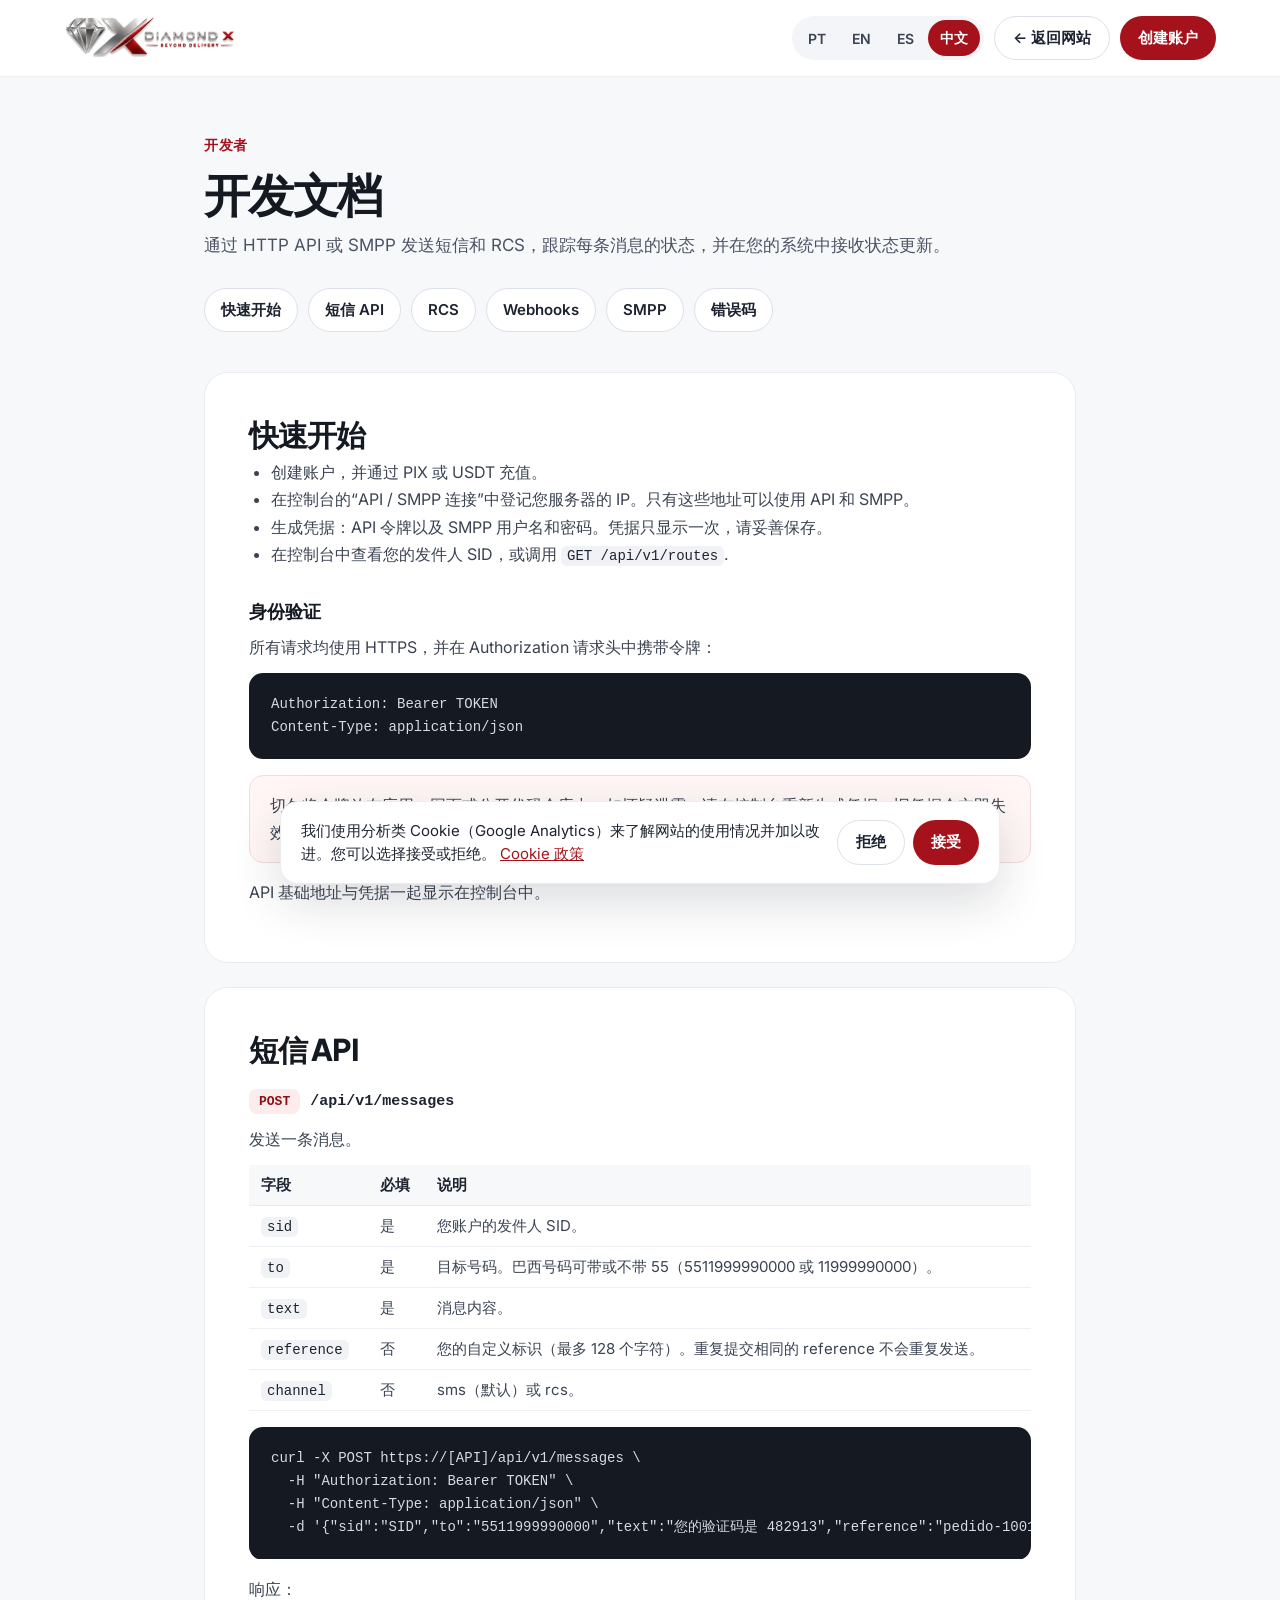
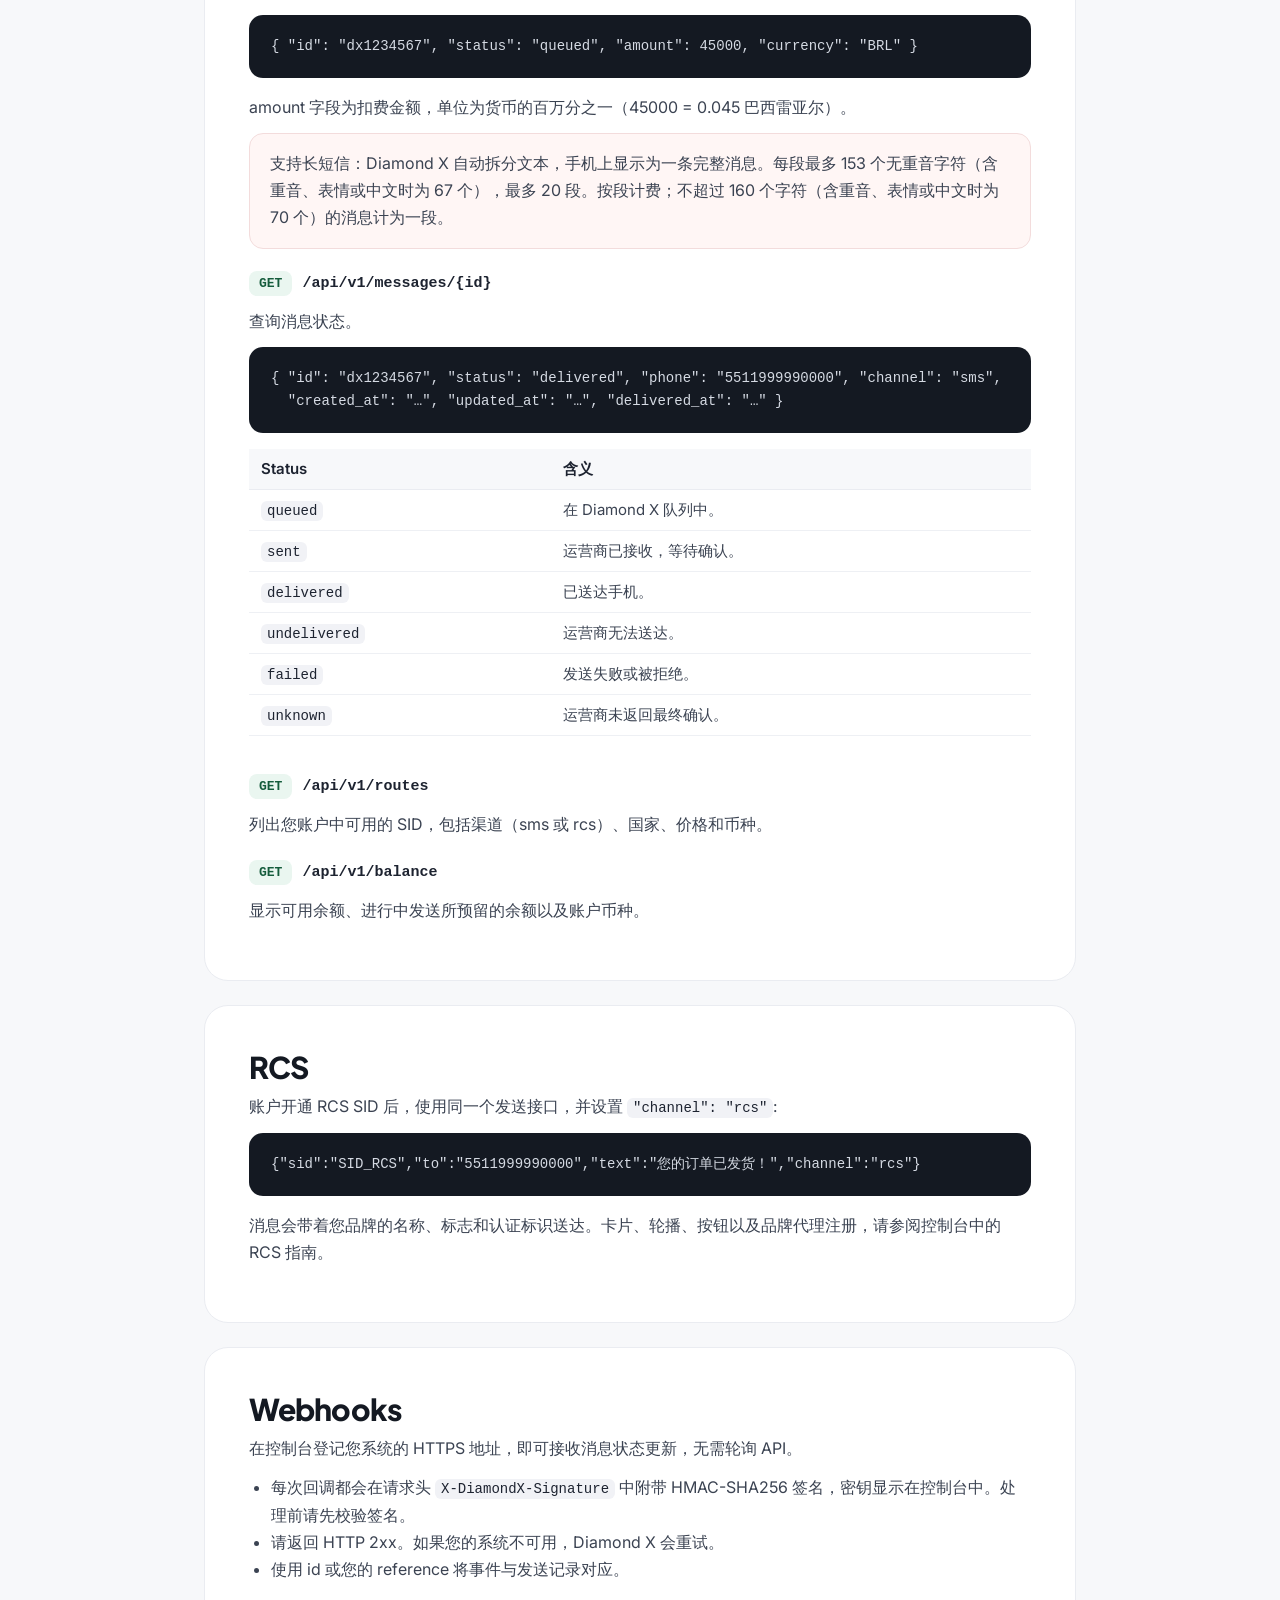
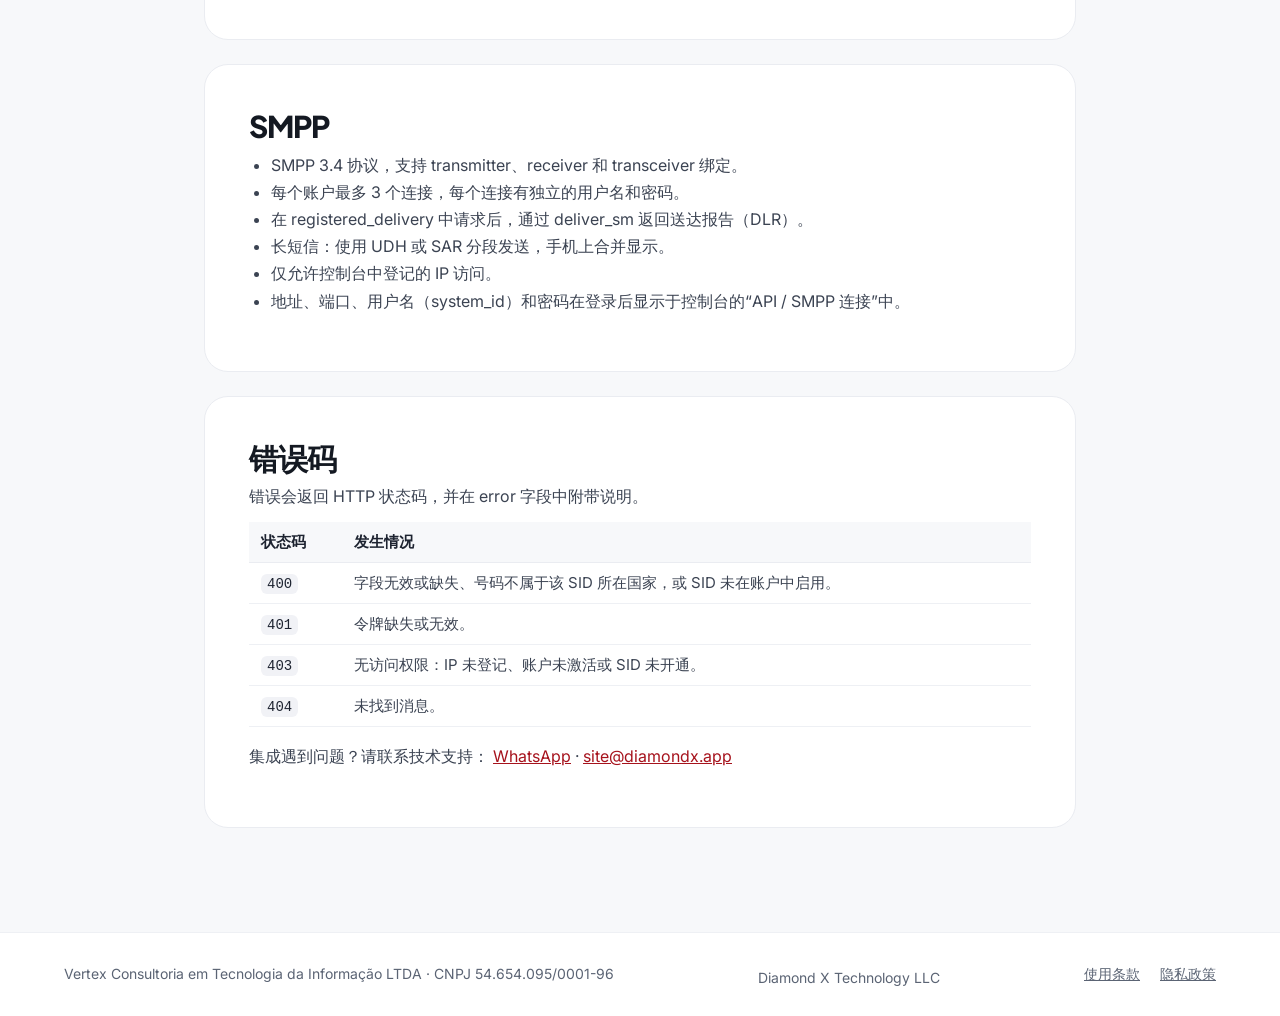
<file: zh/docs/index.html>
<!doctype html>
<html lang="zh-CN">
<head>
<meta charset="utf-8">
<meta name="viewport" content="width=device-width, initial-scale=1">
<title>API 文档 — Diamond X</title>
<meta name="description" content="如何接入 Diamond X 短信与 RCS：REST API、SMPP、送达状态、Webhook 与错误码。">
<link rel="canonical" href="https://diamondx.app/zh/docs/">
<link rel="alternate" hreflang="pt-BR" href="https://diamondx.app/docs/">
<link rel="alternate" hreflang="en" href="https://diamondx.app/en/docs/">
<link rel="alternate" hreflang="es" href="https://diamondx.app/es/docs/">
<link rel="alternate" hreflang="zh-CN" href="https://diamondx.app/zh/docs/">
<link rel="alternate" hreflang="x-default" href="https://diamondx.app/docs/">
<meta property="og:type" content="website">
<meta property="og:site_name" content="Diamond X">
<meta property="og:title" content="API 文档 — Diamond X">
<meta property="og:description" content="如何接入 Diamond X 短信与 RCS：REST API、SMPP、送达状态、Webhook 与错误码。">
<meta property="og:url" content="https://diamondx.app/zh/docs/">
<meta property="og:image" content="https://diamondx.app/assets/og-image.png">
<meta property="og:locale" content="zh_CN">
<meta name="twitter:card" content="summary_large_image">
<meta name="theme-color" content="#A6121C">
<link rel="icon" type="image/png" sizes="32x32" href="/assets/favicon-32.png">
<link rel="icon" type="image/png" sizes="192x192" href="/assets/favicon-192.png">
<link rel="apple-touch-icon" href="/assets/apple-touch-icon.png">
<link rel="preconnect" href="https://fonts.googleapis.com">
<link rel="preconnect" href="https://fonts.gstatic.com" crossorigin>
<link href="https://fonts.googleapis.com/css2?family=Plus+Jakarta+Sans:wght@500;600;700;800&amp;family=Inter:wght@400;500;600&amp;display=swap" rel="stylesheet">
<style>
body{margin:0}
a{color:#A6121C}a:hover{color:#7E0D15}
.dc h2{font-family:'Plus Jakarta Sans','PingFang SC',sans-serif;font-weight:800;font-size:30px;letter-spacing:-0.03em;line-height:1.15;margin:0 0 8px;color:#141922}
.dc h3{font-family:'Plus Jakarta Sans','PingFang SC',sans-serif;font-weight:700;font-size:18px;margin:30px 0 10px;color:#141922}
.dc p{margin:0 0 12px;font-size:16px;line-height:1.7;color:#3B4352}
.dc ul{margin:0 0 12px;padding-left:22px}
.dc li{font-size:16px;line-height:1.7;color:#3B4352}
.dc code{font-family:ui-monospace,Menlo,monospace;font-size:14px;background:#F1F2F6;padding:2px 6px;border-radius:6px;color:#1D2330}
.dc pre{margin:0 0 16px;background:#141922;color:#D5DAE3;border-radius:14px;padding:20px 22px;overflow-x:auto;font-family:ui-monospace,Menlo,monospace;font-size:14px;line-height:1.65}
.dc .sec{background:#FFFFFF;border:1px solid #EAECF1;border-radius:24px;padding:44px;margin-bottom:24px}
.dc .ep{display:flex;flex-wrap:wrap;align-items:center;gap:10px;margin:22px 0 12px}
.dc .m{font-family:ui-monospace,Menlo,monospace;font-size:13px;font-weight:700;padding:5px 10px;border-radius:8px}
.dc .post{background:#FDECEC;color:#8E1018}
.dc .get{background:#EAF6F0;color:#155C3C}
.dc .path{font-family:ui-monospace,Menlo,monospace;font-size:15px;font-weight:600;color:#1D2330}
.dc table{width:100%;border-collapse:collapse;margin:0 0 16px;font-size:15px}
.dc th{text-align:left;font-weight:600;color:#1D2330;background:#F7F8FA;padding:10px 12px;border-bottom:1px solid #EAECF1}
.dc td{padding:10px 12px;border-bottom:1px solid #EEF0F4;color:#3B4352;vertical-align:top}
.dc .note{background:#FFF6F5;border:1px solid #F3DCDC;border-radius:14px;padding:16px 20px;margin:0 0 16px}
.dc .tw{overflow-x:auto}
.dc .chip{font-size:15px;font-weight:600;text-decoration:none;color:#1D2330;background:#FFFFFF;border:1px solid #DCE0E8;padding:11px 16px;border-radius:999px}
</style>
<link rel="stylesheet" href="/assets/site.css">
</head>
<body>
<div style="font-family: Inter, 'PingFang SC', 'Microsoft YaHei', system-ui, sans-serif; color: #1D2330; background: #F7F8FA; min-height: 100vh">

<header style="border-bottom: 1px solid #EEF0F4; background: #FFFFFF">
<nav style="max-width: 1200px; margin: 0 auto; padding: 16px 24px; display: flex; flex-wrap: wrap; align-items: center; justify-content: space-between; gap: 16px">
<a href="/zh/" style="display: flex; align-items: center; text-decoration: none">
<img src="/assets/diamondx-logo-600.png" alt="Diamond X — Beyond delivery" style="height: 44px; width: auto; display: block">
</a>
<div style="display: flex; flex-wrap: wrap; align-items: center; gap: 10px">
<div role="group" aria-label="Idioma / Language" style="display: flex; align-items: center; gap: 2px; background: #F4F5F8; border-radius: 999px; padding: 4px">

<a href="/docs/" hreflang="pt" lang="pt"  class="dx-lang-pill" style="font: inherit; font-size: 14px; font-weight: 600; border: 0; text-decoration: none; display: inline-flex; align-items: center; border-radius: 999px; padding: 8px 12px; min-height: 36px; cursor: pointer; background: transparent; color: #3B4352;">PT</a>

<a href="/en/docs/" hreflang="en" lang="en"  class="dx-lang-pill" style="font: inherit; font-size: 14px; font-weight: 600; border: 0; text-decoration: none; display: inline-flex; align-items: center; border-radius: 999px; padding: 8px 12px; min-height: 36px; cursor: pointer; background: transparent; color: #3B4352;">EN</a>

<a href="/es/docs/" hreflang="es" lang="es"  class="dx-lang-pill" style="font: inherit; font-size: 14px; font-weight: 600; border: 0; text-decoration: none; display: inline-flex; align-items: center; border-radius: 999px; padding: 8px 12px; min-height: 36px; cursor: pointer; background: transparent; color: #3B4352;">ES</a>

<a href="/zh/docs/" hreflang="zh" lang="zh" aria-current="page" class="dx-lang-pill" style="font: inherit; font-size: 14px; font-weight: 600; border: 0; text-decoration: none; display: inline-flex; align-items: center; border-radius: 999px; padding: 8px 12px; min-height: 36px; cursor: pointer; background: #A6121C; color: #FFFFFF;">中文</a>

</div>
<a href="/zh/" style="font-size: 15px; font-weight: 600; color: #1D2330; text-decoration: none; padding: 11px 18px; border: 1px solid #DCE0E8; border-radius: 999px">← 返回网站</a>
<a href="https://novo.diamondx.app/criar-conta?lang=zh" style="font-size: 15px; font-weight: 600; color: #FFFFFF; background: #A6121C; text-decoration: none; padding: 12px 18px; border-radius: 999px">创建账户</a>
</div>
</nav>
</header>

<div class="dc" style="max-width: 920px; margin: 0 auto; padding: 56px 24px 80px">
<p style="margin: 0; font-size: 14px; font-weight: 600; color: #A6121C; letter-spacing: 0.04em; text-transform: uppercase">开发者</p>
<h1 style="margin: 12px 0 0; font-family: 'Plus Jakarta Sans', 'PingFang SC', sans-serif; font-weight: 800; font-size: 46px; letter-spacing: -0.035em; line-height: 1.08; color: #141922">开发文档</h1>
<p style="margin: 14px 0 0; font-size: 17px; line-height: 1.6; color: #4A5263">通过 HTTP API 或 SMPP 发送短信和 RCS，跟踪每条消息的状态，并在您的系统中接收状态更新。</p>
<div style="margin: 28px 0 40px; display: flex; flex-wrap: wrap; gap: 10px">
<a href="#inicio" class="chip">快速开始</a>
<a href="#api" class="chip">短信 API</a>
<a href="#rcs" class="chip">RCS</a>
<a href="#webhooks" class="chip">Webhooks</a>
<a href="#smpp" class="chip">SMPP</a>
<a href="#erros" class="chip">错误码</a>
</div>

<section id="inicio" class="sec">
<h2>快速开始</h2>
<ul>
<li>创建账户，并通过 PIX 或 USDT 充值。</li>
<li>在控制台的“API / SMPP 连接”中登记您服务器的 IP。只有这些地址可以使用 API 和 SMPP。</li>
<li>生成凭据：API 令牌以及 SMPP 用户名和密码。凭据只显示一次，请妥善保存。</li>
<li>在控制台中查看您的发件人 SID，或调用 <code>GET /api/v1/routes</code>.</li>
</ul>
<h3>身份验证</h3>
<p>所有请求均使用 HTTPS，并在 Authorization 请求头中携带令牌：</p>
<pre>Authorization: Bearer TOKEN
Content-Type: application/json</pre>
<div class="note"><p style="margin: 0">切勿将令牌放在应用、网页或公开代码仓库中。如怀疑泄露，请在控制台重新生成凭据，旧凭据会立即失效。</p></div>
<p>API 基础地址与凭据一起显示在控制台中。</p>
</section>

<section id="api" class="sec">
<h2>短信 API</h2>

<div class="ep"><span class="m post">POST</span><span class="path">/api/v1/messages</span></div>
<p>发送一条消息。</p>
<div class="tw"><table>
<tr><th>字段</th><th>必填</th><th>说明</th></tr>
<tr><td><code>sid</code></td><td>是</td><td>您账户的发件人 SID。</td></tr>
<tr><td><code>to</code></td><td>是</td><td>目标号码。巴西号码可带或不带 55（5511999990000 或 11999990000）。</td></tr>
<tr><td><code>text</code></td><td>是</td><td>消息内容。</td></tr>
<tr><td><code>reference</code></td><td>否</td><td>您的自定义标识（最多 128 个字符）。重复提交相同的 reference 不会重复发送。</td></tr>
<tr><td><code>channel</code></td><td>否</td><td>sms（默认）或 rcs。</td></tr>
</table></div>
<pre>curl -X POST https://[API]/api/v1/messages \
  -H "Authorization: Bearer TOKEN" \
  -H "Content-Type: application/json" \
  -d '{"sid":"SID","to":"5511999990000","text":"您的验证码是 482913","reference":"pedido-1001"}'</pre>
<p>响应：</p>
<pre>{ "id": "dx1234567", "status": "queued", "amount": 45000, "currency": "BRL" }</pre>
<p>amount 字段为扣费金额，单位为货币的百万分之一（45000 = 0.045 巴西雷亚尔）。</p>
<div class="note"><p style="margin: 0">支持长短信：Diamond X 自动拆分文本，手机上显示为一条完整消息。每段最多 153 个无重音字符（含重音、表情或中文时为 67 个），最多 20 段。按段计费；不超过 160 个字符（含重音、表情或中文时为 70 个）的消息计为一段。</p></div>

<div class="ep"><span class="m get">GET</span><span class="path">/api/v1/messages/{id}</span></div>
<p>查询消息状态。</p>
<pre>{ "id": "dx1234567", "status": "delivered", "phone": "5511999990000", "channel": "sms",
  "created_at": "…", "updated_at": "…", "delivered_at": "…" }</pre>
<div class="tw"><table>
<tr><th>Status</th><th>含义</th></tr>
<tr><td><code>queued</code></td><td>在 Diamond X 队列中。</td></tr>
<tr><td><code>sent</code></td><td>运营商已接收，等待确认。</td></tr>
<tr><td><code>delivered</code></td><td>已送达手机。</td></tr>
<tr><td><code>undelivered</code></td><td>运营商无法送达。</td></tr>
<tr><td><code>failed</code></td><td>发送失败或被拒绝。</td></tr>
<tr><td><code>unknown</code></td><td>运营商未返回最终确认。</td></tr>
</table></div>

<div class="ep"><span class="m get">GET</span><span class="path">/api/v1/routes</span></div>
<p>列出您账户中可用的 SID，包括渠道（sms 或 rcs）、国家、价格和币种。</p>

<div class="ep"><span class="m get">GET</span><span class="path">/api/v1/balance</span></div>
<p>显示可用余额、进行中发送所预留的余额以及账户币种。</p>
</section>

<section id="rcs" class="sec">
<h2>RCS</h2>
<p>账户开通 RCS SID 后，使用同一个发送接口，并设置 <code>"channel": "rcs"</code>:</p>
<pre>{"sid":"SID_RCS","to":"5511999990000","text":"您的订单已发货！","channel":"rcs"}</pre>
<p>消息会带着您品牌的名称、标志和认证标识送达。卡片、轮播、按钮以及品牌代理注册，请参阅控制台中的 RCS 指南。</p>
</section>

<section id="webhooks" class="sec">
<h2>Webhooks</h2>
<p>在控制台登记您系统的 HTTPS 地址，即可接收消息状态更新，无需轮询 API。</p>
<ul>
<li>每次回调都会在请求头 <code>X-DiamondX-Signature</code> 中附带 HMAC-SHA256 签名，密钥显示在控制台中。处理前请先校验签名。</li>
<li>请返回 HTTP 2xx。如果您的系统不可用，Diamond X 会重试。</li>
<li>使用 id 或您的 reference 将事件与发送记录对应。</li>
</ul>
</section>

<section id="smpp" class="sec">
<h2>SMPP</h2>
<ul>
<li>SMPP 3.4 协议，支持 transmitter、receiver 和 transceiver 绑定。</li>
<li>每个账户最多 3 个连接，每个连接有独立的用户名和密码。</li>
<li>在 registered_delivery 中请求后，通过 deliver_sm 返回送达报告（DLR）。</li>
<li>长短信：使用 UDH 或 SAR 分段发送，手机上合并显示。</li>
<li>仅允许控制台中登记的 IP 访问。</li>
<li>地址、端口、用户名（system_id）和密码在登录后显示于控制台的“API / SMPP 连接”中。</li>
</ul>
</section>

<section id="erros" class="sec">
<h2>错误码</h2>
<p>错误会返回 HTTP 状态码，并在 error 字段中附带说明。</p>
<div class="tw"><table>
<tr><th>状态码</th><th>发生情况</th></tr>
<tr><td><code>400</code></td><td>字段无效或缺失、号码不属于该 SID 所在国家，或 SID 未在账户中启用。</td></tr>
<tr><td><code>401</code></td><td>令牌缺失或无效。</td></tr>
<tr><td><code>403</code></td><td>无访问权限：IP 未登记、账户未激活或 SID 未开通。</td></tr>
<tr><td><code>404</code></td><td>未找到消息。</td></tr>
</table></div>
<p>集成遇到问题？请联系技术支持： <a href="https://wa.me/5548991998188">WhatsApp</a> · <a href="mailto:site@diamondx.app">site@diamondx.app</a></p>
</section>
</div>

<footer style="border-top: 1px solid #EEF0F4; background: #FFFFFF">
<div style="max-width: 1200px; margin: 0 auto; padding: 32px 24px; display: flex; flex-wrap: wrap; justify-content: space-between; gap: 16px; font-size: 14px; color: #5B6474">
<p style="margin: 0">Vertex Consultoria em Tecnologia da Informação LTDA · CNPJ 54.654.095/0001-96</p>
<p style="margin: 4px 0 0">Diamond X Technology LLC</p>
<div style="display: flex; flex-wrap: wrap; gap: 20px"><a href="/zh/termos/#termos" style="color: #5B6474">使用条款</a><a href="/zh/termos/#privacidade" style="color: #5B6474">隐私政策</a></div>
</div>
</footer>
</div>
<script src="/assets/site.js" defer></script>
</body>
</html>
</file>
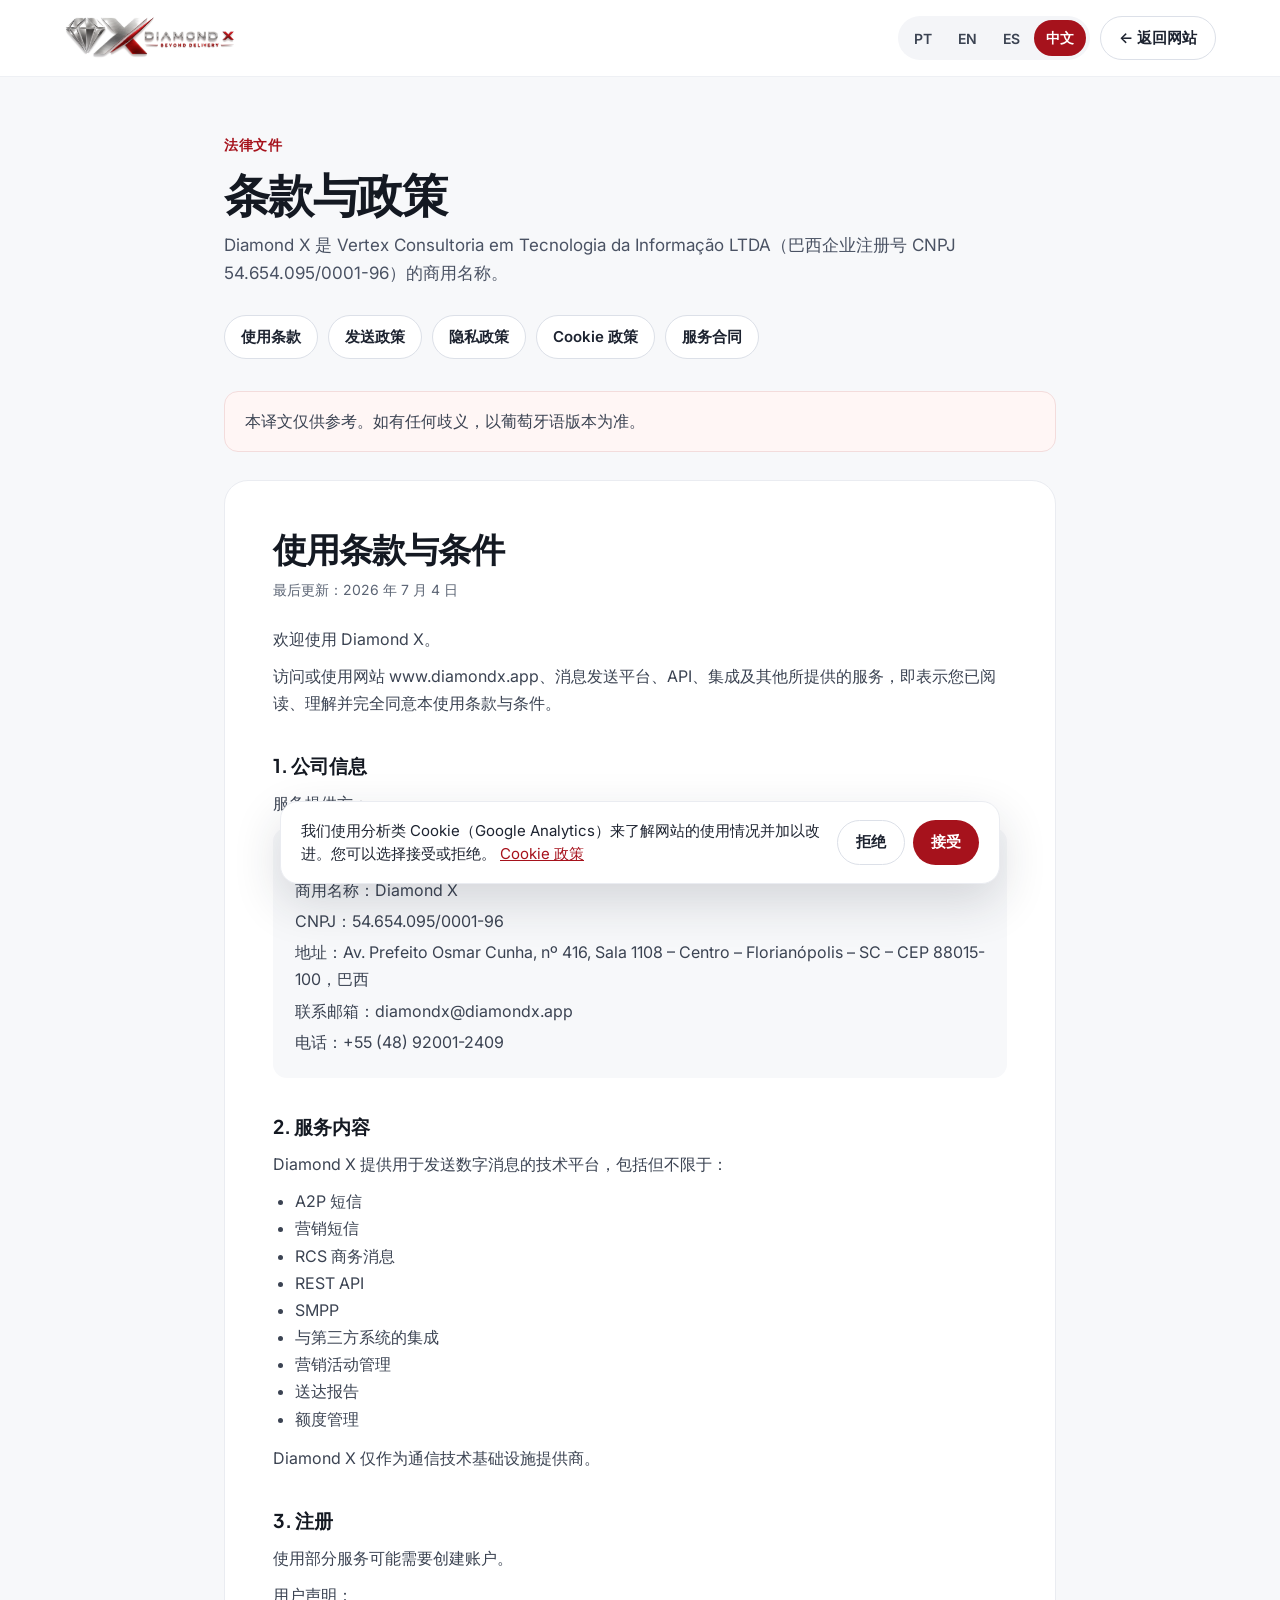
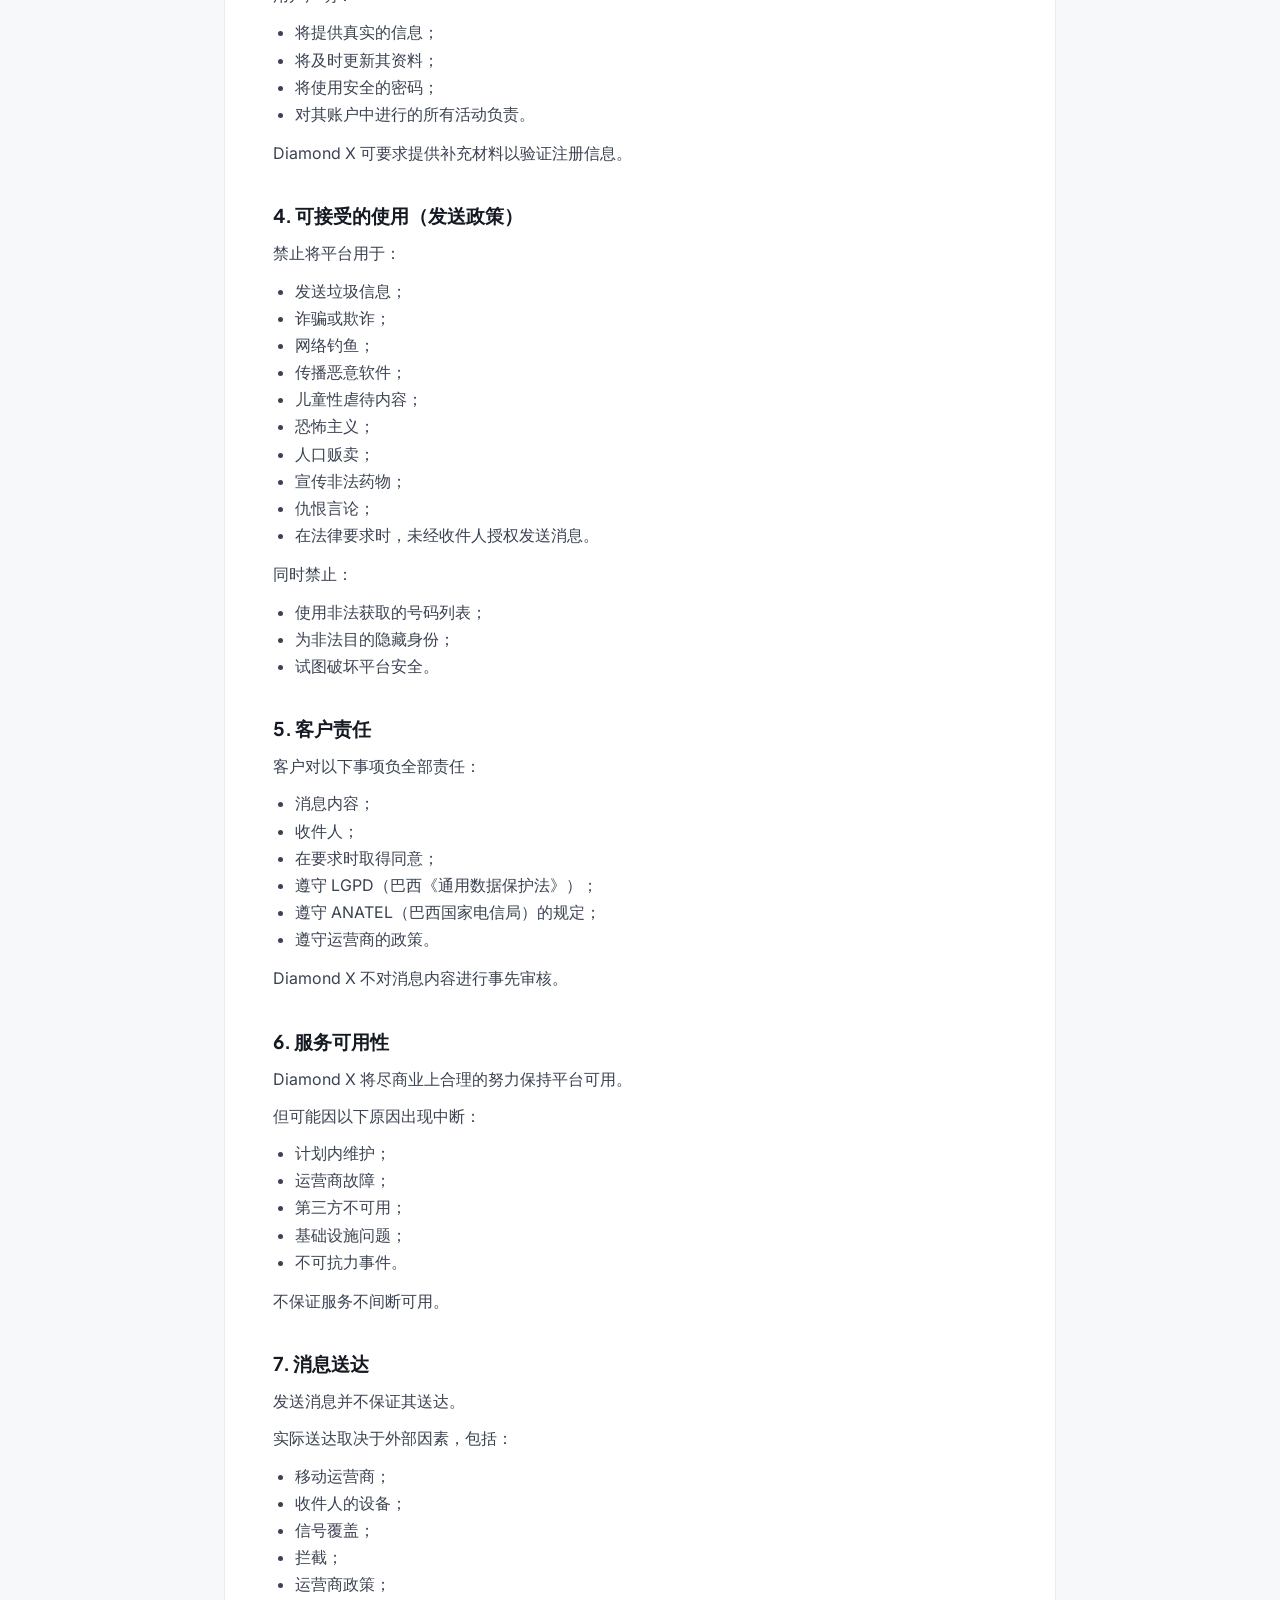
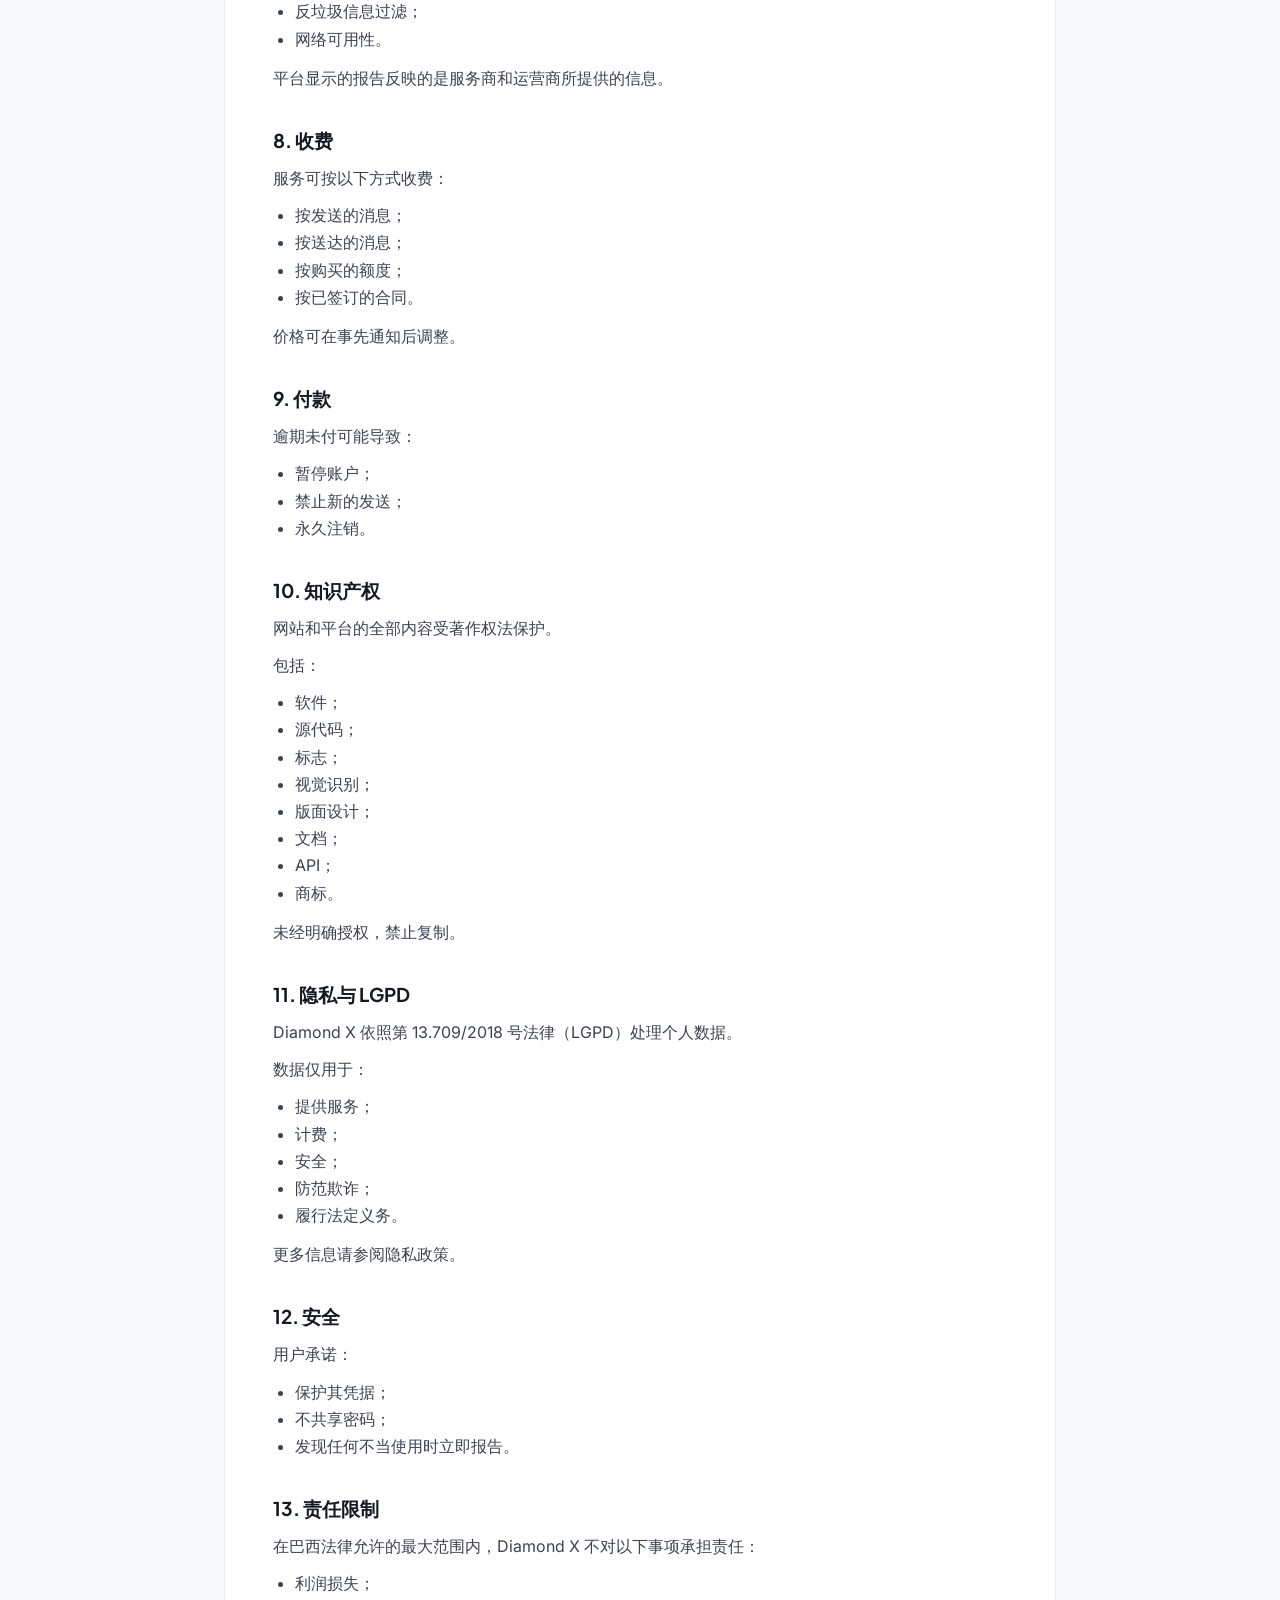
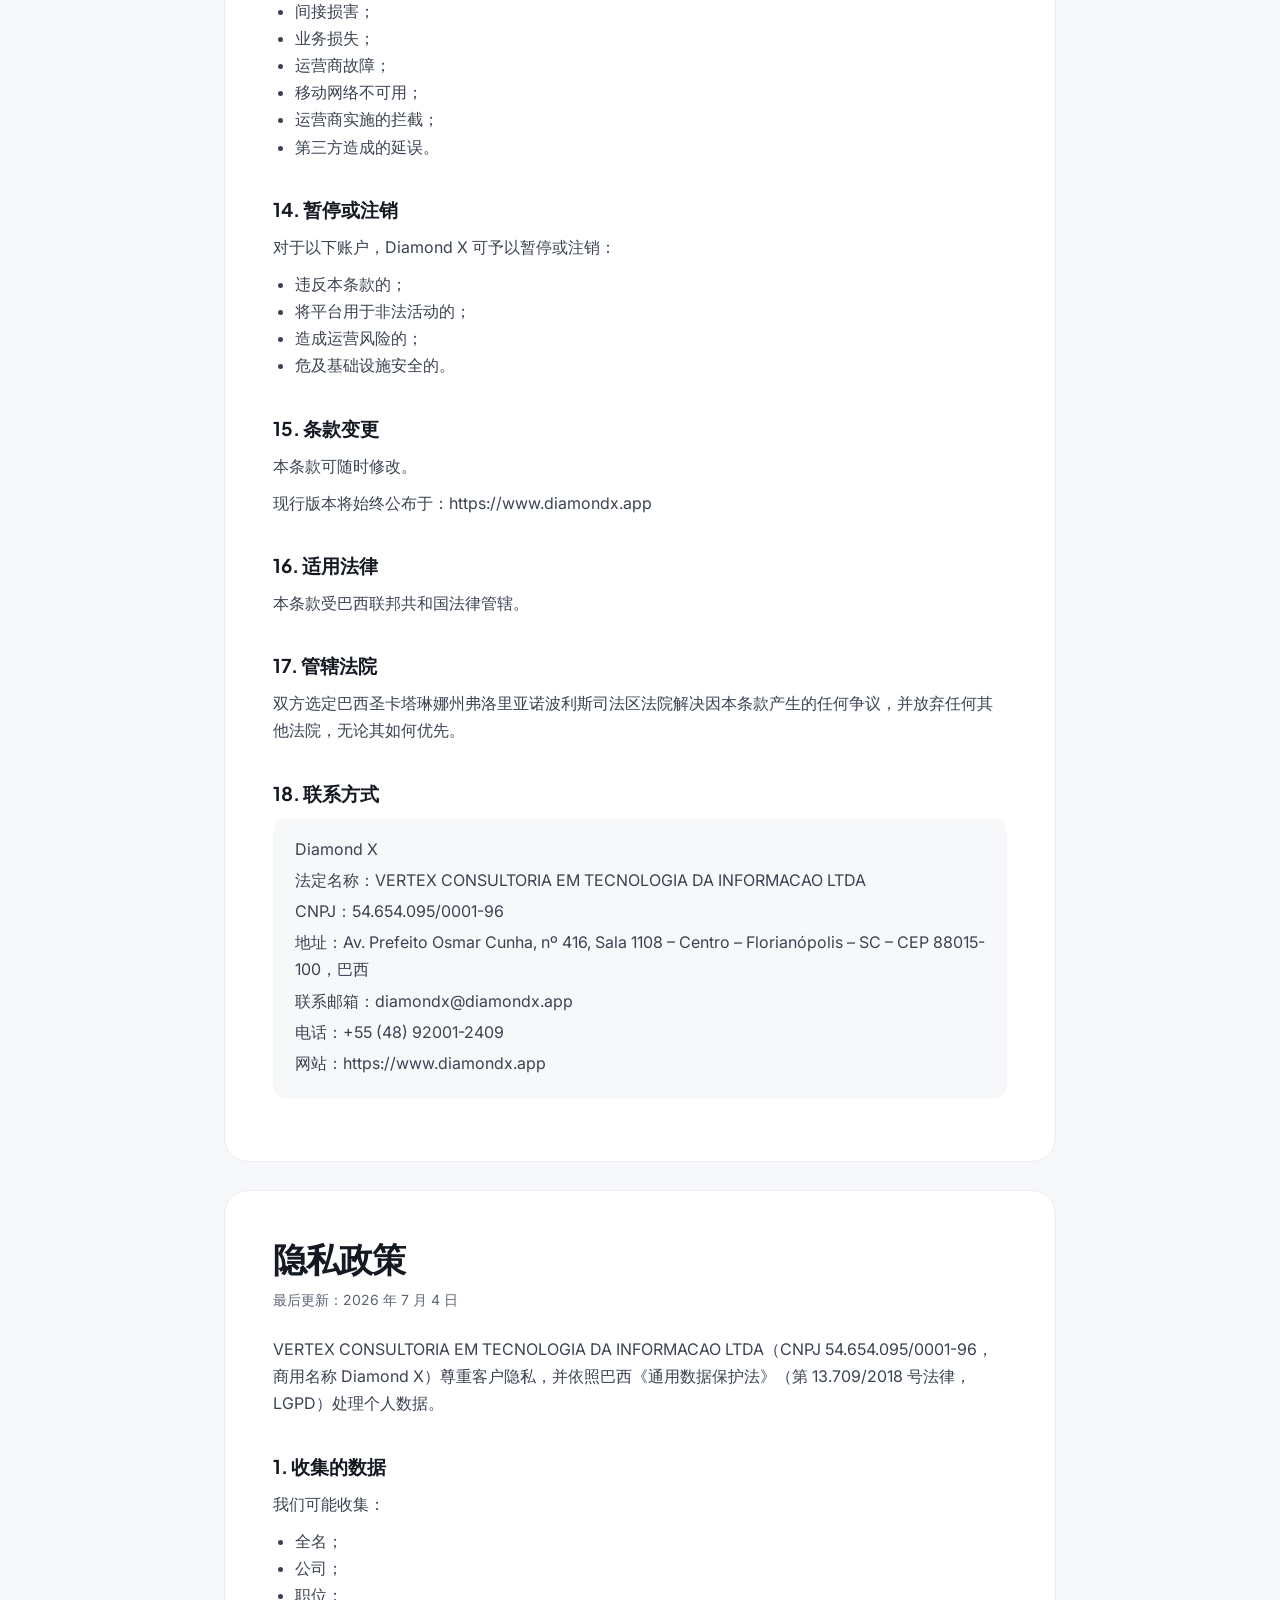
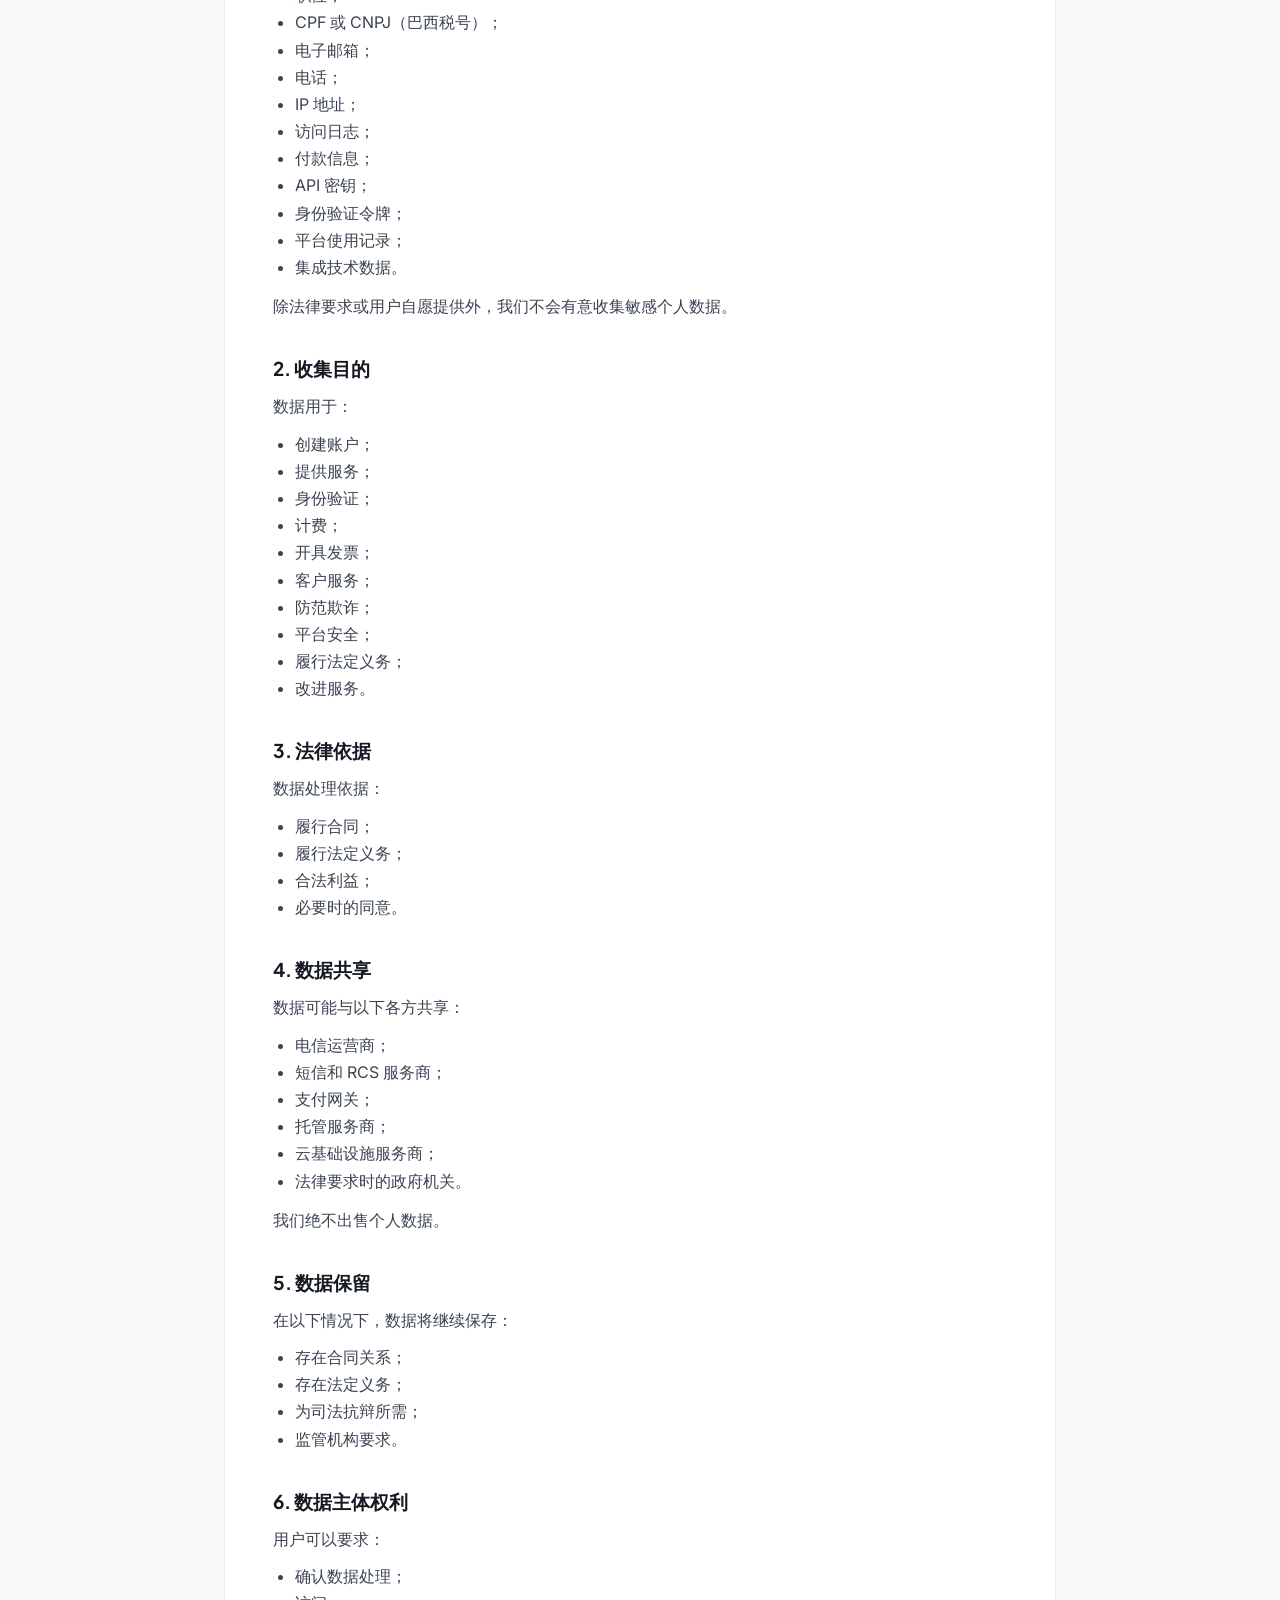
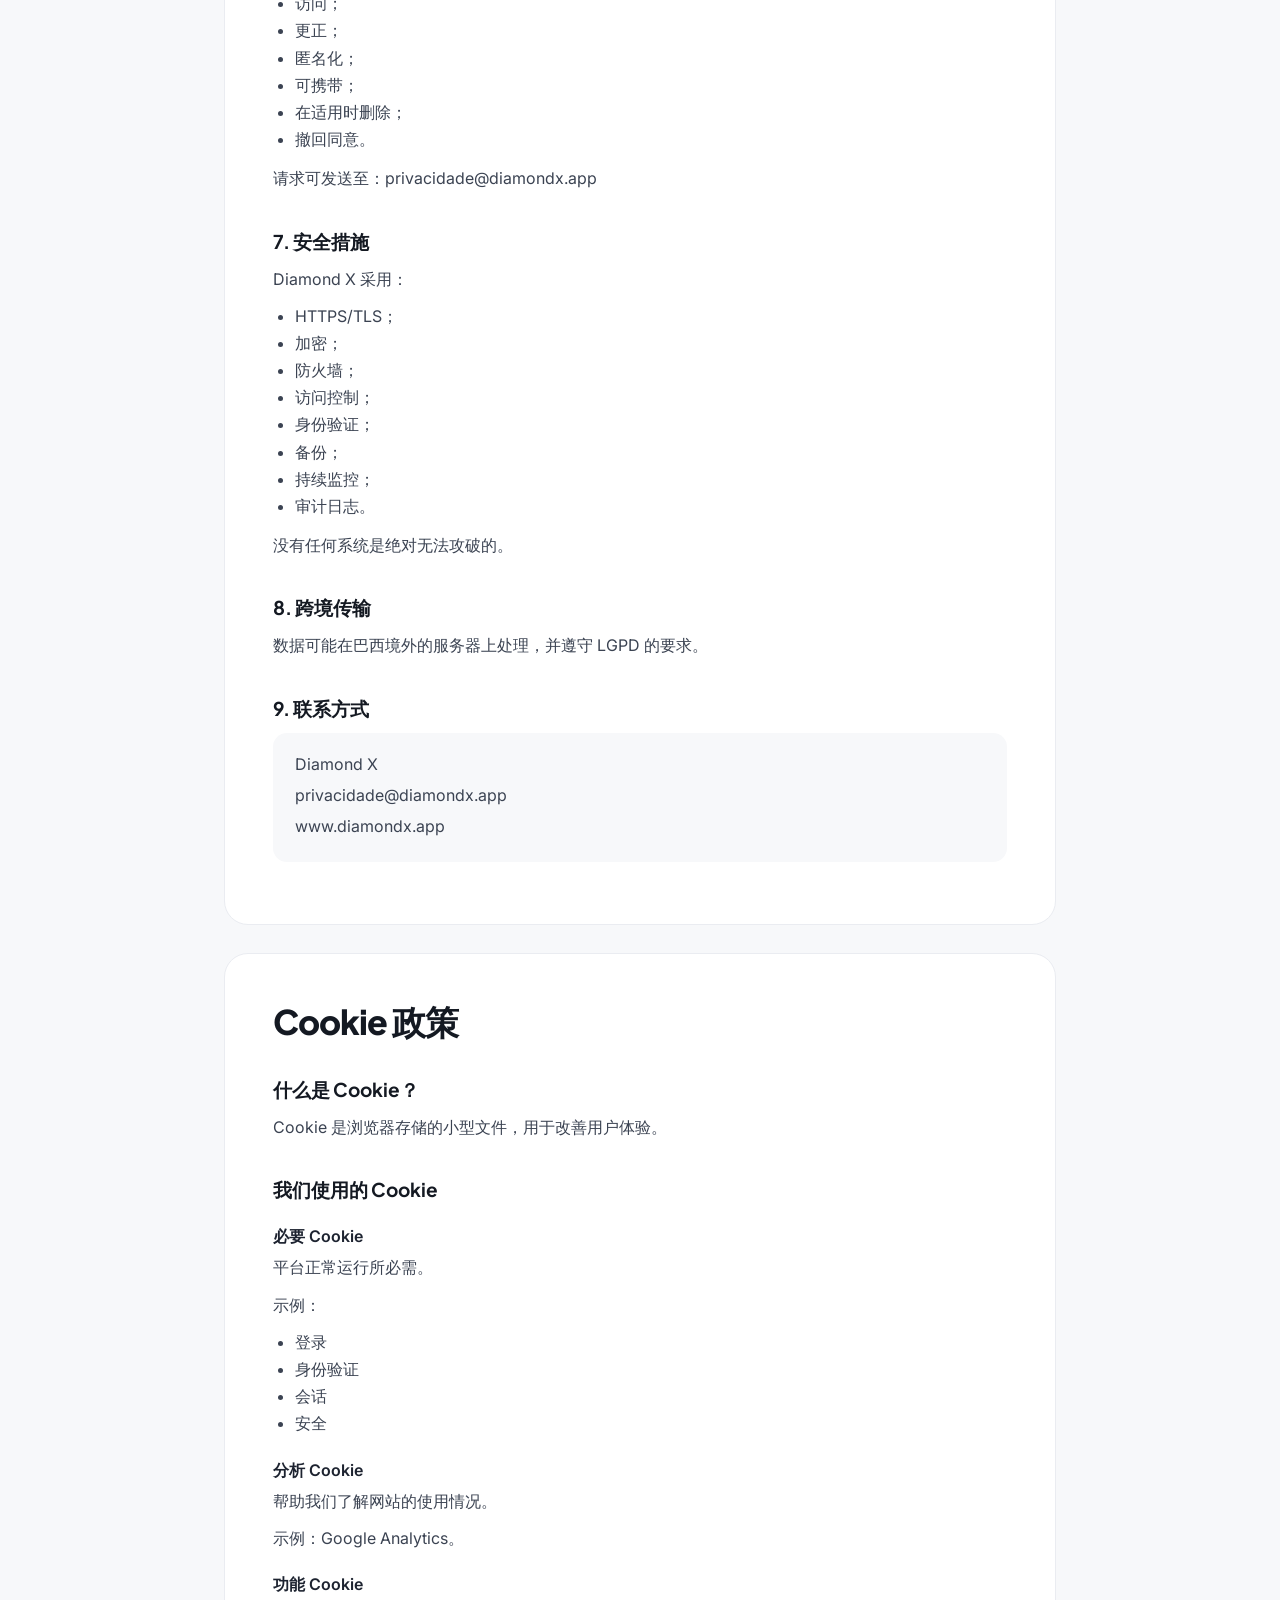
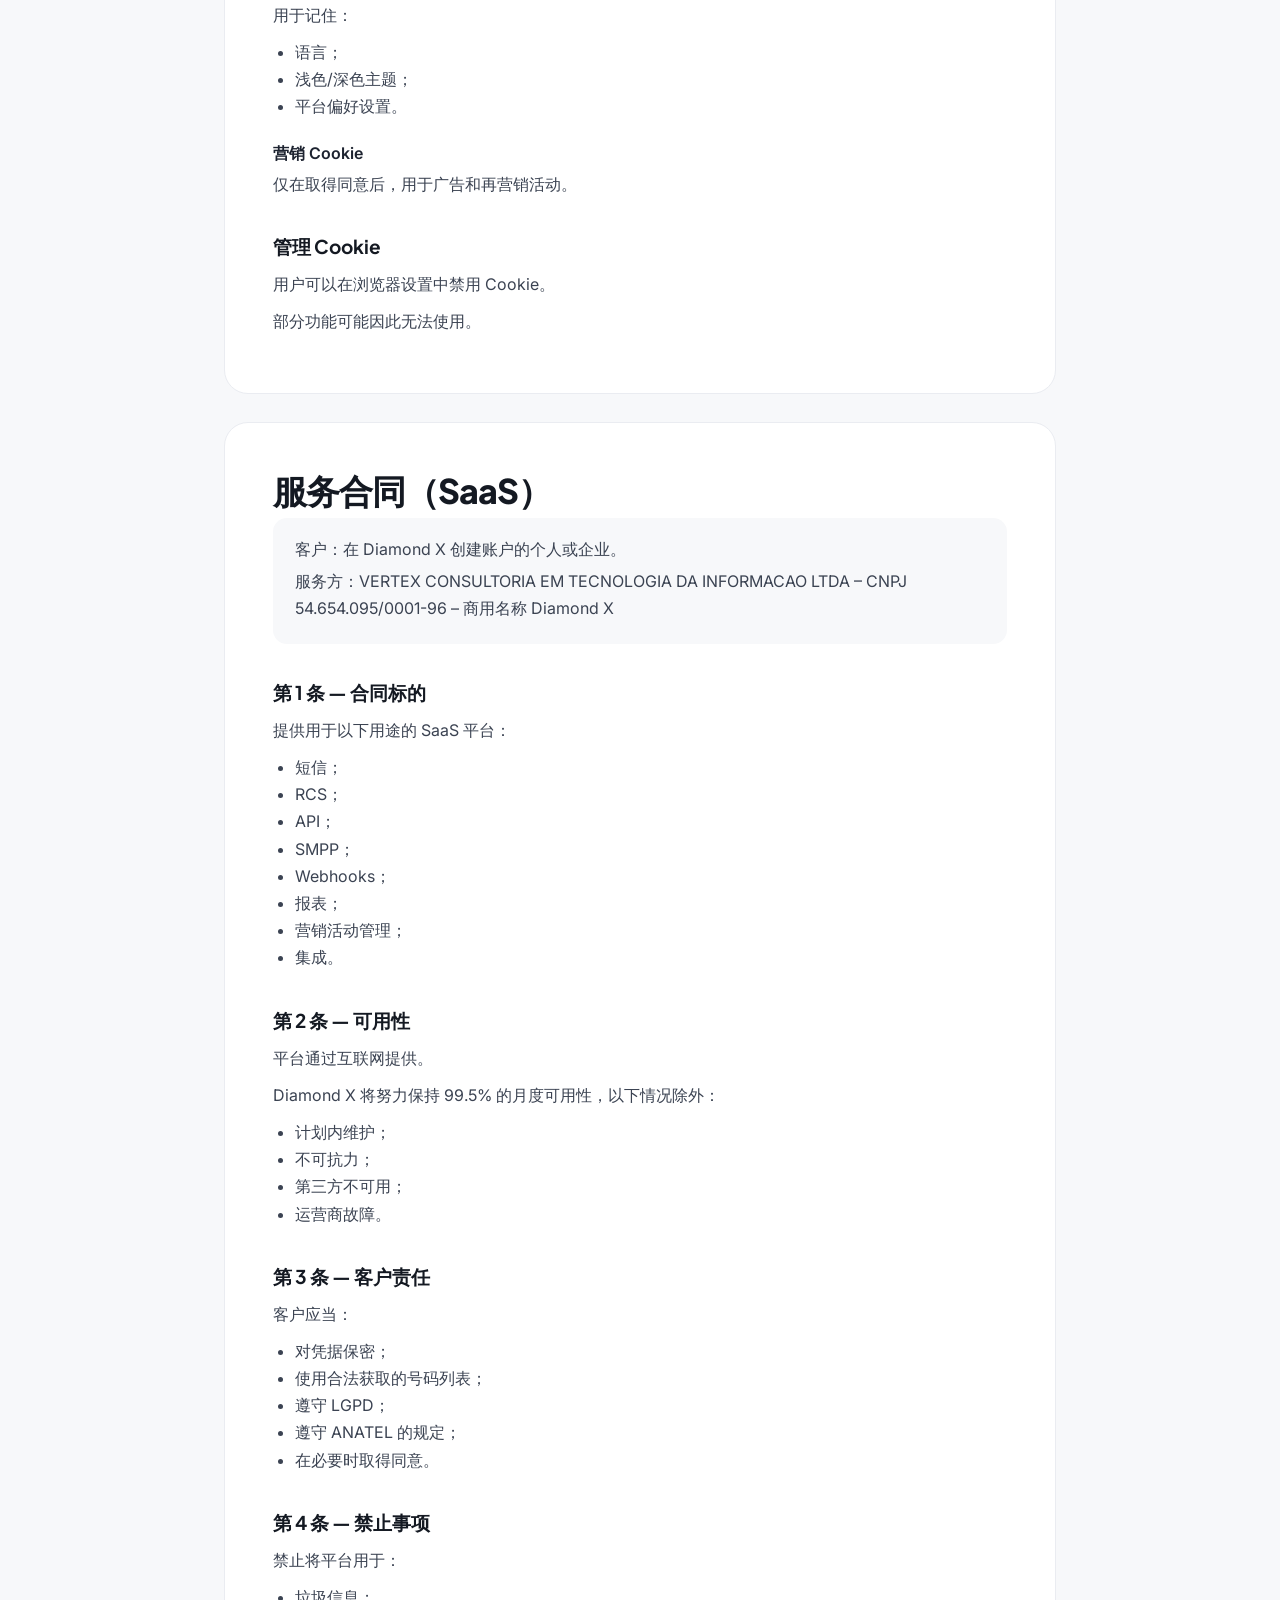
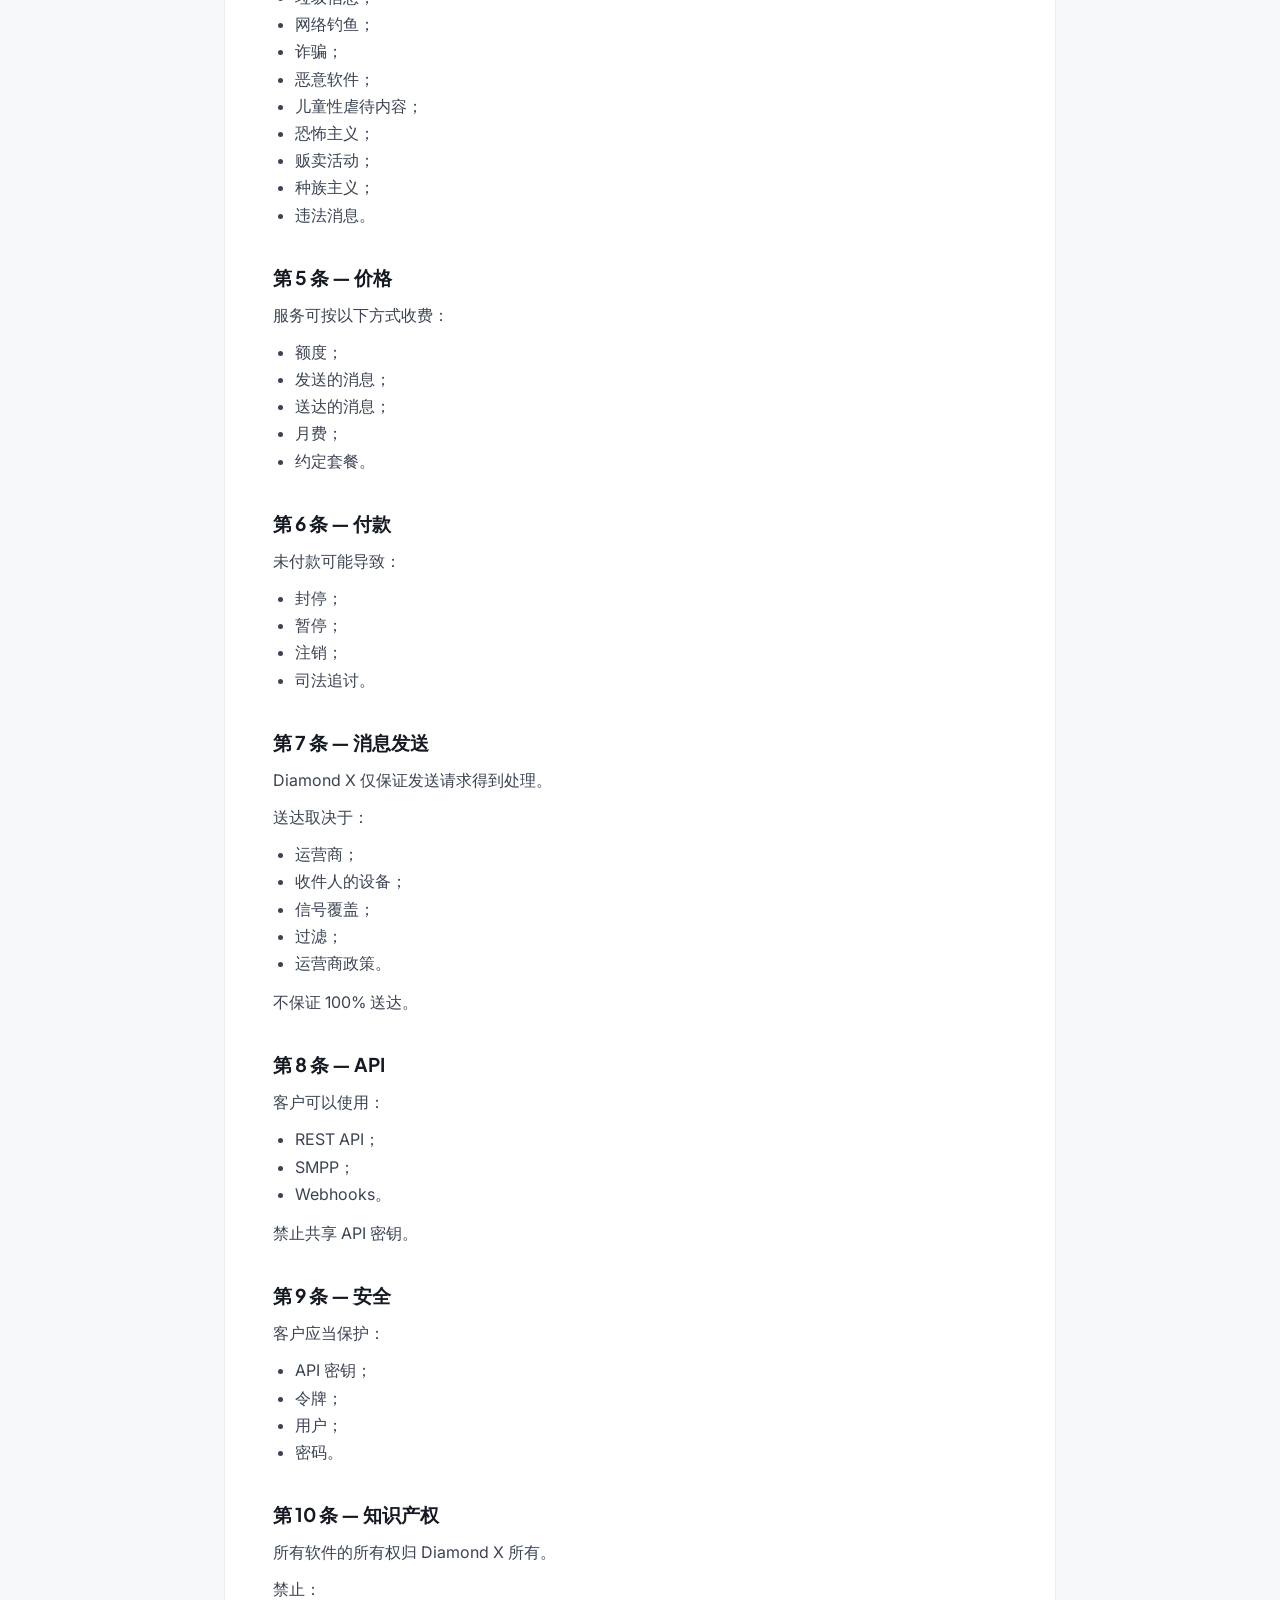
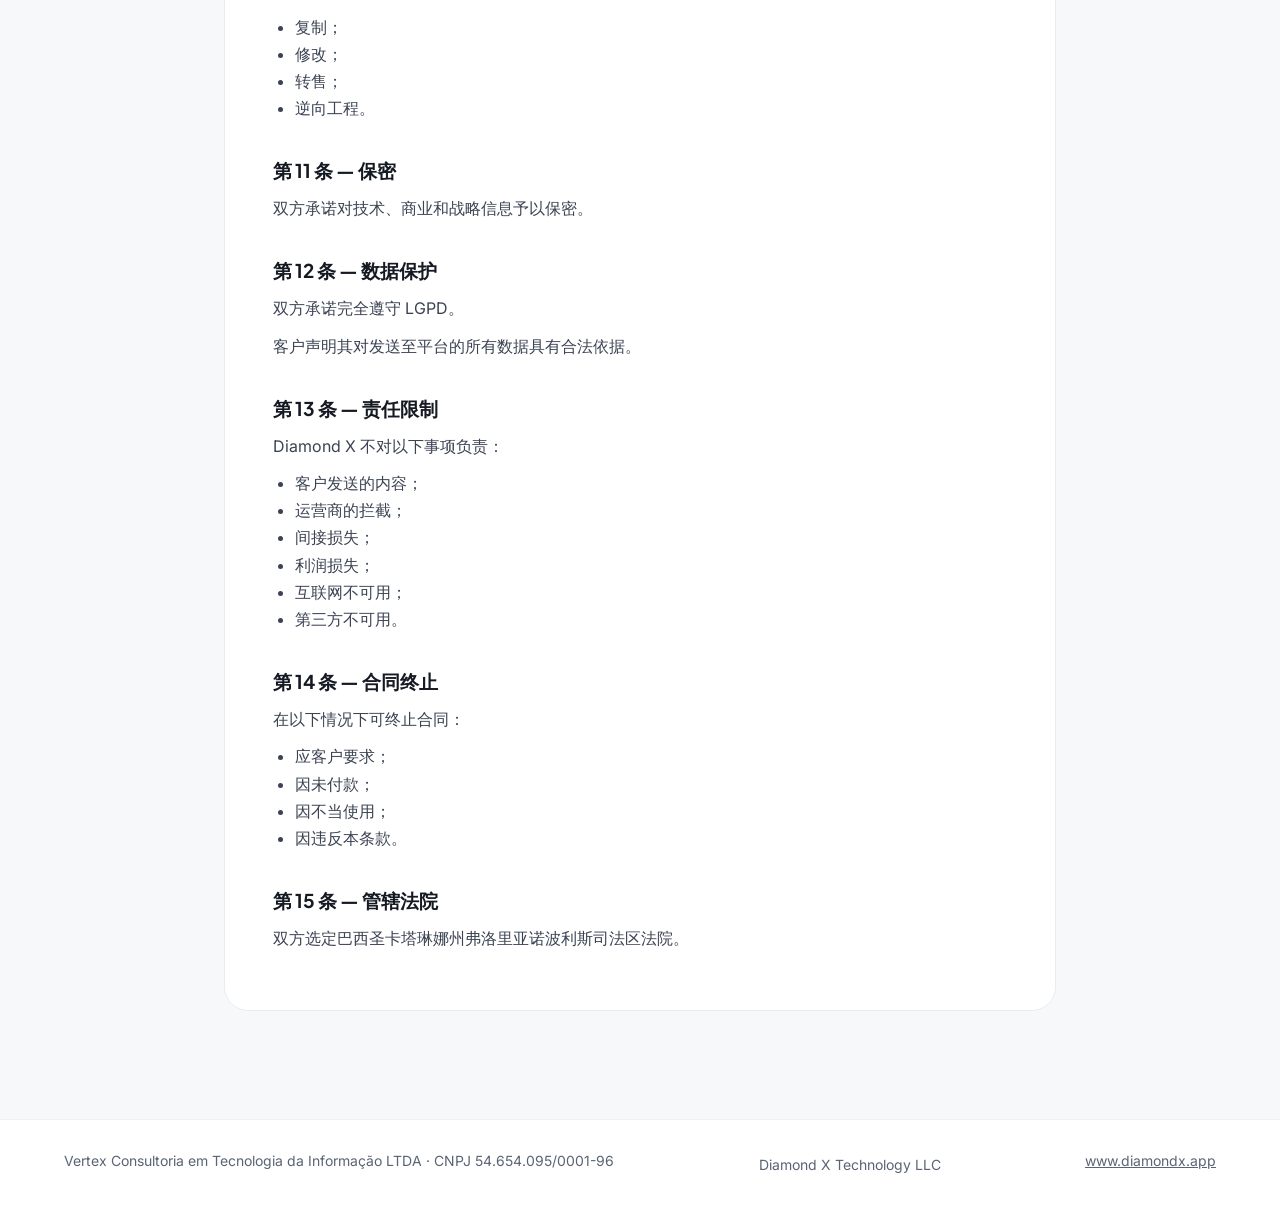
<file: zh/termos/index.html>
<!doctype html>
<html lang="zh-CN">
<head>
<meta charset="utf-8">
<meta name="viewport" content="width=device-width, initial-scale=1">
<title>条款与政策 — Diamond X</title>
<meta name="description" content="Diamond X 使用条款、发送政策、隐私、Cookie 与 SaaS 服务合同。">
<link rel="canonical" href="https://diamondx.app/zh/termos/">
<link rel="alternate" hreflang="pt-BR" href="https://diamondx.app/termos/">
<link rel="alternate" hreflang="en" href="https://diamondx.app/en/termos/">
<link rel="alternate" hreflang="es" href="https://diamondx.app/es/termos/">
<link rel="alternate" hreflang="zh-CN" href="https://diamondx.app/zh/termos/">
<link rel="alternate" hreflang="x-default" href="https://diamondx.app/termos/">
<meta property="og:type" content="website">
<meta property="og:site_name" content="Diamond X">
<meta property="og:title" content="条款与政策 — Diamond X">
<meta property="og:description" content="Diamond X 使用条款、发送政策、隐私、Cookie 与 SaaS 服务合同。">
<meta property="og:url" content="https://diamondx.app/zh/termos/">
<meta property="og:image" content="https://diamondx.app/assets/og-image.png">
<meta property="og:locale" content="zh_CN">
<meta name="twitter:card" content="summary_large_image">
<meta name="theme-color" content="#A6121C">
<link rel="icon" type="image/png" sizes="32x32" href="/assets/favicon-32.png">
<link rel="icon" type="image/png" sizes="192x192" href="/assets/favicon-192.png">
<link rel="apple-touch-icon" href="/assets/apple-touch-icon.png">
<link rel="preconnect" href="https://fonts.googleapis.com">
<link rel="preconnect" href="https://fonts.gstatic.com" crossorigin>
<link href="https://fonts.googleapis.com/css2?family=Plus+Jakarta+Sans:wght@500;600;700;800&amp;family=Inter:wght@400;500;600&amp;display=swap" rel="stylesheet">
<style>
body{margin:0}
a{color:#A6121C}a:hover{color:#7E0D15}
.lg h2{font-family:'Plus Jakarta Sans','PingFang SC',sans-serif;font-weight:800;font-size:34px;letter-spacing:-0.03em;line-height:1.15;margin:0;color:#141922}
.lg h3{font-family:'Plus Jakarta Sans','PingFang SC',sans-serif;font-weight:700;font-size:19px;margin:36px 0 10px;color:#141922}
.lg h4{font-weight:600;font-size:16px;margin:22px 0 6px;color:#1D2330}
.lg p{margin:0 0 10px;font-size:16px;line-height:1.7;color:#3B4352}
.lg ul{margin:0 0 12px;padding-left:22px}
.lg li{font-size:16px;line-height:1.7;color:#3B4352}
.lg .upd{font-size:14px;color:#5B6474;margin:10px 0 24px}
.lg .doc{background:#FFFFFF;border:1px solid #EAECF1;border-radius:24px;padding:48px;margin-bottom:28px}
.lg .box{background:#F7F8FA;border-radius:14px;padding:18px 22px;margin:8px 0 14px}
.lg .box p{margin:0 0 4px}
.lg .chip{font-size:15px;font-weight:600;text-decoration:none;color:#1D2330;background:#FFFFFF;border:1px solid #DCE0E8;padding:11px 16px;border-radius:999px}
.lg .notice{background:#FFF6F5;border:1px solid #F3DCDC;border-radius:14px;padding:16px 20px;margin:0 0 28px}
</style>
<link rel="stylesheet" href="/assets/site.css">
</head>
<body>
<div style="font-family: Inter, 'PingFang SC', 'Microsoft YaHei', system-ui, sans-serif; color: #1D2330; background: #F7F8FA; min-height: 100vh">

<header style="border-bottom: 1px solid #EEF0F4; background: #FFFFFF">
<nav style="max-width: 1200px; margin: 0 auto; padding: 16px 24px; display: flex; flex-wrap: wrap; align-items: center; justify-content: space-between; gap: 16px">
<a href="/zh/" style="display: flex; align-items: center; text-decoration: none">
<img src="/assets/diamondx-logo-600.png" alt="Diamond X — Beyond delivery" style="height: 44px; width: auto; display: block">
</a>
<div style="display: flex; flex-wrap: wrap; align-items: center; gap: 10px">
<div role="group" aria-label="Idioma / Language" style="display: flex; align-items: center; gap: 2px; background: #F4F5F8; border-radius: 999px; padding: 4px">

<a href="/termos/" hreflang="pt" lang="pt"  class="dx-lang-pill" style="font: inherit; font-size: 14px; font-weight: 600; border: 0; text-decoration: none; display: inline-flex; align-items: center; border-radius: 999px; padding: 8px 12px; min-height: 36px; cursor: pointer; background: transparent; color: #3B4352;">PT</a>

<a href="/en/termos/" hreflang="en" lang="en"  class="dx-lang-pill" style="font: inherit; font-size: 14px; font-weight: 600; border: 0; text-decoration: none; display: inline-flex; align-items: center; border-radius: 999px; padding: 8px 12px; min-height: 36px; cursor: pointer; background: transparent; color: #3B4352;">EN</a>

<a href="/es/termos/" hreflang="es" lang="es"  class="dx-lang-pill" style="font: inherit; font-size: 14px; font-weight: 600; border: 0; text-decoration: none; display: inline-flex; align-items: center; border-radius: 999px; padding: 8px 12px; min-height: 36px; cursor: pointer; background: transparent; color: #3B4352;">ES</a>

<a href="/zh/termos/" hreflang="zh" lang="zh" aria-current="page" class="dx-lang-pill" style="font: inherit; font-size: 14px; font-weight: 600; border: 0; text-decoration: none; display: inline-flex; align-items: center; border-radius: 999px; padding: 8px 12px; min-height: 36px; cursor: pointer; background: #A6121C; color: #FFFFFF;">中文</a>

</div>
<a href="/zh/" style="font-size: 15px; font-weight: 600; color: #1D2330; text-decoration: none; padding: 11px 18px; border: 1px solid #DCE0E8; border-radius: 999px">← 返回网站</a>
</div>
</nav>
</header>

<div class="lg" style="max-width: 880px; margin: 0 auto; padding: 56px 24px 80px">
<p style="margin: 0; font-size: 14px; font-weight: 600; color: #A6121C; letter-spacing: 0.04em; text-transform: uppercase">法律文件</p>
<h1 style="margin: 12px 0 0; font-family: 'Plus Jakarta Sans', 'PingFang SC', sans-serif; font-weight: 800; font-size: 46px; letter-spacing: -0.035em; line-height: 1.08; color: #141922">条款与政策</h1>
<p style="margin: 14px 0 0; font-size: 17px; line-height: 1.6; color: #4A5263">Diamond X 是 Vertex Consultoria em Tecnologia da Informação LTDA（巴西企业注册号 CNPJ 54.654.095/0001-96）的商用名称。</p>
<div style="margin: 28px 0 32px; display: flex; flex-wrap: wrap; gap: 10px">
<a href="#termos" class="chip">使用条款</a>
<a href="#uso-aceitavel" class="chip">发送政策</a>
<a href="#privacidade" class="chip">隐私政策</a>
<a href="#cookies" class="chip">Cookie 政策</a>
<a href="#contrato" class="chip">服务合同</a>
</div>

<div class="notice"><p style="margin: 0">本译文仅供参考。如有任何歧义，以葡萄牙语版本为准。</p></div>



<section id="termos" class="doc">
<h2>使用条款与条件</h2>
<p class="upd">最后更新：2026 年 7 月 4 日</p>



<p>欢迎使用 Diamond X。</p>





<p>访问或使用网站 www.diamondx.app、消息发送平台、API、集成及其他所提供的服务，即表示您已阅读、理解并完全同意本使用条款与条件。</p>



<h3 id="">1. 公司信息</h3>







<p>服务提供方：</p>







<div class="box"><p>法定名称：VERTEX CONSULTORIA EM TECNOLOGIA DA INFORMACAO LTDA</p><p>商用名称：Diamond X</p><p>CNPJ：54.654.095/0001-96</p><p>地址：Av. Prefeito Osmar Cunha, nº 416, Sala 1108 – Centro – Florianópolis – SC – CEP 88015-100，巴西</p><p>联系邮箱：diamondx@diamondx.app</p><p>电话：+55 (48) 92001-2409</p></div>

<h3 id="">2. 服务内容</h3>







<p>Diamond X 提供用于发送数字消息的技术平台，包括但不限于：</p>






<ul><li>A2P 短信</li><li>营销短信</li><li>RCS 商务消息</li><li>REST API</li><li>SMPP</li><li>与第三方系统的集成</li><li>营销活动管理</li><li>送达报告</li><li>额度管理</li></ul>




<p>Diamond X 仅作为通信技术基础设施提供商。</p>



<h3 id="">3. 注册</h3>







<p>使用部分服务可能需要创建账户。</p>





<p>用户声明：</p>






<ul><li>将提供真实的信息；</li><li>将及时更新其资料；</li><li>将使用安全的密码；</li><li>对其账户中进行的所有活动负责。</li></ul>




<p>Diamond X 可要求提供补充材料以验证注册信息。</p>



<h3 id="uso-aceitavel">4. 可接受的使用（发送政策）</h3>







<p>禁止将平台用于：</p>






<ul><li>发送垃圾信息；</li><li>诈骗或欺诈；</li><li>网络钓鱼；</li><li>传播恶意软件；</li><li>儿童性虐待内容；</li><li>恐怖主义；</li><li>人口贩卖；</li><li>宣传非法药物；</li><li>仇恨言论；</li><li>在法律要求时，未经收件人授权发送消息。</li></ul>




<p>同时禁止：</p>






<ul><li>使用非法获取的号码列表；</li><li>为非法目的隐藏身份；</li><li>试图破坏平台安全。</li></ul>


<h3 id="">5. 客户责任</h3>







<p>客户对以下事项负全部责任：</p>






<ul><li>消息内容；</li><li>收件人；</li><li>在要求时取得同意；</li><li>遵守 LGPD（巴西《通用数据保护法》）；</li><li>遵守 ANATEL（巴西国家电信局）的规定；</li><li>遵守运营商的政策。</li></ul>




<p>Diamond X 不对消息内容进行事先审核。</p>



<h3 id="">6. 服务可用性</h3>







<p>Diamond X 将尽商业上合理的努力保持平台可用。</p>





<p>但可能因以下原因出现中断：</p>






<ul><li>计划内维护；</li><li>运营商故障；</li><li>第三方不可用；</li><li>基础设施问题；</li><li>不可抗力事件。</li></ul>




<p>不保证服务不间断可用。</p>



<h3 id="">7. 消息送达</h3>







<p>发送消息并不保证其送达。</p>





<p>实际送达取决于外部因素，包括：</p>






<ul><li>移动运营商；</li><li>收件人的设备；</li><li>信号覆盖；</li><li>拦截；</li><li>运营商政策；</li><li>反垃圾信息过滤；</li><li>网络可用性。</li></ul>




<p>平台显示的报告反映的是服务商和运营商所提供的信息。</p>



<h3 id="">8. 收费</h3>







<p>服务可按以下方式收费：</p>






<ul><li>按发送的消息；</li><li>按送达的消息；</li><li>按购买的额度；</li><li>按已签订的合同。</li></ul>




<p>价格可在事先通知后调整。</p>



<h3 id="">9. 付款</h3>







<p>逾期未付可能导致：</p>






<ul><li>暂停账户；</li><li>禁止新的发送；</li><li>永久注销。</li></ul>


<h3 id="">10. 知识产权</h3>







<p>网站和平台的全部内容受著作权法保护。</p>





<p>包括：</p>






<ul><li>软件；</li><li>源代码；</li><li>标志；</li><li>视觉识别；</li><li>版面设计；</li><li>文档；</li><li>API；</li><li>商标。</li></ul>




<p>未经明确授权，禁止复制。</p>



<h3 id="">11. 隐私与 LGPD</h3>







<p>Diamond X 依照第 13.709/2018 号法律（LGPD）处理个人数据。</p>





<p>数据仅用于：</p>






<ul><li>提供服务；</li><li>计费；</li><li>安全；</li><li>防范欺诈；</li><li>履行法定义务。</li></ul>




<p>更多信息请参阅隐私政策。</p>



<h3 id="">12. 安全</h3>







<p>用户承诺：</p>






<ul><li>保护其凭据；</li><li>不共享密码；</li><li>发现任何不当使用时立即报告。</li></ul>


<h3 id="">13. 责任限制</h3>







<p>在巴西法律允许的最大范围内，Diamond X 不对以下事项承担责任：</p>






<ul><li>利润损失；</li><li>间接损害；</li><li>业务损失；</li><li>运营商故障；</li><li>移动网络不可用；</li><li>运营商实施的拦截；</li><li>第三方造成的延误。</li></ul>


<h3 id="">14. 暂停或注销</h3>







<p>对于以下账户，Diamond X 可予以暂停或注销：</p>






<ul><li>违反本条款的；</li><li>将平台用于非法活动的；</li><li>造成运营风险的；</li><li>危及基础设施安全的。</li></ul>


<h3 id="">15. 条款变更</h3>







<p>本条款可随时修改。</p>





<p>现行版本将始终公布于：https://www.diamondx.app</p>



<h3 id="">16. 适用法律</h3>







<p>本条款受巴西联邦共和国法律管辖。</p>



<h3 id="">17. 管辖法院</h3>







<p>双方选定巴西圣卡塔琳娜州弗洛里亚诺波利斯司法区法院解决因本条款产生的任何争议，并放弃任何其他法院，无论其如何优先。</p>



<h3 id="">18. 联系方式</h3>









<div class="box"><p>Diamond X</p><p>法定名称：VERTEX CONSULTORIA EM TECNOLOGIA DA INFORMACAO LTDA</p><p>CNPJ：54.654.095/0001-96</p><p>地址：Av. Prefeito Osmar Cunha, nº 416, Sala 1108 – Centro – Florianópolis – SC – CEP 88015-100，巴西</p><p>联系邮箱：diamondx@diamondx.app</p><p>电话：+55 (48) 92001-2409</p><p>网站：https://www.diamondx.app</p></div>

</section>

<section id="privacidade" class="doc">
<h2>隐私政策</h2>
<p class="upd">最后更新：2026 年 7 月 4 日</p>



<p>VERTEX CONSULTORIA EM TECNOLOGIA DA INFORMACAO LTDA（CNPJ 54.654.095/0001-96，商用名称 Diamond X）尊重客户隐私，并依照巴西《通用数据保护法》（第 13.709/2018 号法律，LGPD）处理个人数据。</p>



<h3 id="">1. 收集的数据</h3>







<p>我们可能收集：</p>






<ul><li>全名；</li><li>公司；</li><li>职位；</li><li>CPF 或 CNPJ（巴西税号）；</li><li>电子邮箱；</li><li>电话；</li><li>IP 地址；</li><li>访问日志；</li><li>付款信息；</li><li>API 密钥；</li><li>身份验证令牌；</li><li>平台使用记录；</li><li>集成技术数据。</li></ul>




<p>除法律要求或用户自愿提供外，我们不会有意收集敏感个人数据。</p>



<h3 id="">2. 收集目的</h3>







<p>数据用于：</p>






<ul><li>创建账户；</li><li>提供服务；</li><li>身份验证；</li><li>计费；</li><li>开具发票；</li><li>客户服务；</li><li>防范欺诈；</li><li>平台安全；</li><li>履行法定义务；</li><li>改进服务。</li></ul>


<h3 id="">3. 法律依据</h3>







<p>数据处理依据：</p>






<ul><li>履行合同；</li><li>履行法定义务；</li><li>合法利益；</li><li>必要时的同意。</li></ul>


<h3 id="">4. 数据共享</h3>







<p>数据可能与以下各方共享：</p>






<ul><li>电信运营商；</li><li>短信和 RCS 服务商；</li><li>支付网关；</li><li>托管服务商；</li><li>云基础设施服务商；</li><li>法律要求时的政府机关。</li></ul>




<p>我们绝不出售个人数据。</p>



<h3 id="">5. 数据保留</h3>







<p>在以下情况下，数据将继续保存：</p>






<ul><li>存在合同关系；</li><li>存在法定义务；</li><li>为司法抗辩所需；</li><li>监管机构要求。</li></ul>


<h3 id="">6. 数据主体权利</h3>







<p>用户可以要求：</p>






<ul><li>确认数据处理；</li><li>访问；</li><li>更正；</li><li>匿名化；</li><li>可携带；</li><li>在适用时删除；</li><li>撤回同意。</li></ul>




<p>请求可发送至：privacidade@diamondx.app</p>



<h3 id="">7. 安全措施</h3>







<p>Diamond X 采用：</p>






<ul><li>HTTPS/TLS；</li><li>加密；</li><li>防火墙；</li><li>访问控制；</li><li>身份验证；</li><li>备份；</li><li>持续监控；</li><li>审计日志。</li></ul>




<p>没有任何系统是绝对无法攻破的。</p>



<h3 id="">8. 跨境传输</h3>







<p>数据可能在巴西境外的服务器上处理，并遵守 LGPD 的要求。</p>



<h3 id="">9. 联系方式</h3>









<div class="box"><p>Diamond X</p><p>privacidade@diamondx.app</p><p>www.diamondx.app</p></div>

</section>

<section id="cookies" class="doc">
<h2>Cookie 政策</h2>


<h3 id="">什么是 Cookie？</h3>







<p>Cookie 是浏览器存储的小型文件，用于改善用户体验。</p>



<h3 id="">我们使用的 Cookie</h3>






<h4>必要 Cookie</h4>






<p>平台正常运行所必需。</p>





<p>示例：</p>






<ul><li>登录</li><li>身份验证</li><li>会话</li><li>安全</li></ul>



<h4>分析 Cookie</h4>






<p>帮助我们了解网站的使用情况。</p>





<p>示例：Google Analytics。</p>




<h4>功能 Cookie</h4>






<p>用于记住：</p>






<ul><li>语言；</li><li>浅色/深色主题；</li><li>平台偏好设置。</li></ul>



<h4>营销 Cookie</h4>






<p>仅在取得同意后，用于广告和再营销活动。</p>



<h3 id="">管理 Cookie</h3>







<p>用户可以在浏览器设置中禁用 Cookie。</p>





<p>部分功能可能因此无法使用。</p>



</section>

<section id="contrato" class="doc">
<h2>服务合同（SaaS）</h2>






<div class="box"><p>客户：在 Diamond X 创建账户的个人或企业。</p><p>服务方：VERTEX CONSULTORIA EM TECNOLOGIA DA INFORMACAO LTDA – CNPJ 54.654.095/0001-96 – 商用名称 Diamond X</p></div>

<h3 id="">第 1 条 — 合同标的</h3>







<p>提供用于以下用途的 SaaS 平台：</p>






<ul><li>短信；</li><li>RCS；</li><li>API；</li><li>SMPP；</li><li>Webhooks；</li><li>报表；</li><li>营销活动管理；</li><li>集成。</li></ul>


<h3 id="">第 2 条 — 可用性</h3>







<p>平台通过互联网提供。</p>





<p>Diamond X 将努力保持 99.5% 的月度可用性，以下情况除外：</p>






<ul><li>计划内维护；</li><li>不可抗力；</li><li>第三方不可用；</li><li>运营商故障。</li></ul>


<h3 id="">第 3 条 — 客户责任</h3>







<p>客户应当：</p>






<ul><li>对凭据保密；</li><li>使用合法获取的号码列表；</li><li>遵守 LGPD；</li><li>遵守 ANATEL 的规定；</li><li>在必要时取得同意。</li></ul>


<h3 id="">第 4 条 — 禁止事项</h3>







<p>禁止将平台用于：</p>






<ul><li>垃圾信息；</li><li>网络钓鱼；</li><li>诈骗；</li><li>恶意软件；</li><li>儿童性虐待内容；</li><li>恐怖主义；</li><li>贩卖活动；</li><li>种族主义；</li><li>违法消息。</li></ul>


<h3 id="">第 5 条 — 价格</h3>







<p>服务可按以下方式收费：</p>






<ul><li>额度；</li><li>发送的消息；</li><li>送达的消息；</li><li>月费；</li><li>约定套餐。</li></ul>


<h3 id="">第 6 条 — 付款</h3>







<p>未付款可能导致：</p>






<ul><li>封停；</li><li>暂停；</li><li>注销；</li><li>司法追讨。</li></ul>


<h3 id="">第 7 条 — 消息发送</h3>







<p>Diamond X 仅保证发送请求得到处理。</p>





<p>送达取决于：</p>






<ul><li>运营商；</li><li>收件人的设备；</li><li>信号覆盖；</li><li>过滤；</li><li>运营商政策。</li></ul>




<p>不保证 100% 送达。</p>



<h3 id="">第 8 条 — API</h3>







<p>客户可以使用：</p>






<ul><li>REST API；</li><li>SMPP；</li><li>Webhooks。</li></ul>




<p>禁止共享 API 密钥。</p>



<h3 id="">第 9 条 — 安全</h3>







<p>客户应当保护：</p>






<ul><li>API 密钥；</li><li>令牌；</li><li>用户；</li><li>密码。</li></ul>


<h3 id="">第 10 条 — 知识产权</h3>







<p>所有软件的所有权归 Diamond X 所有。</p>





<p>禁止：</p>






<ul><li>复制；</li><li>修改；</li><li>转售；</li><li>逆向工程。</li></ul>


<h3 id="">第 11 条 — 保密</h3>







<p>双方承诺对技术、商业和战略信息予以保密。</p>



<h3 id="">第 12 条 — 数据保护</h3>







<p>双方承诺完全遵守 LGPD。</p>





<p>客户声明其对发送至平台的所有数据具有合法依据。</p>



<h3 id="">第 13 条 — 责任限制</h3>







<p>Diamond X 不对以下事项负责：</p>






<ul><li>客户发送的内容；</li><li>运营商的拦截；</li><li>间接损失；</li><li>利润损失；</li><li>互联网不可用；</li><li>第三方不可用。</li></ul>


<h3 id="">第 14 条 — 合同终止</h3>







<p>在以下情况下可终止合同：</p>






<ul><li>应客户要求；</li><li>因未付款；</li><li>因不当使用；</li><li>因违反本条款。</li></ul>


<h3 id="">第 15 条 — 管辖法院</h3>







<p>双方选定巴西圣卡塔琳娜州弗洛里亚诺波利斯司法区法院。</p>



</section>

</div>

<footer style="border-top: 1px solid #EEF0F4; background: #FFFFFF">
<div style="max-width: 1200px; margin: 0 auto; padding: 32px 24px; display: flex; flex-wrap: wrap; justify-content: space-between; gap: 16px; font-size: 14px; color: #5B6474">
<p style="margin: 0">Vertex Consultoria em Tecnologia da Informação LTDA · CNPJ 54.654.095/0001-96</p>
<p style="margin: 4px 0 0">Diamond X Technology LLC</p>
<a href="/zh/" style="color: #5B6474">www.diamondx.app</a>
</div>
</footer>
</div>
<script src="/assets/site.js" defer></script>
</body>
</html>
</file>
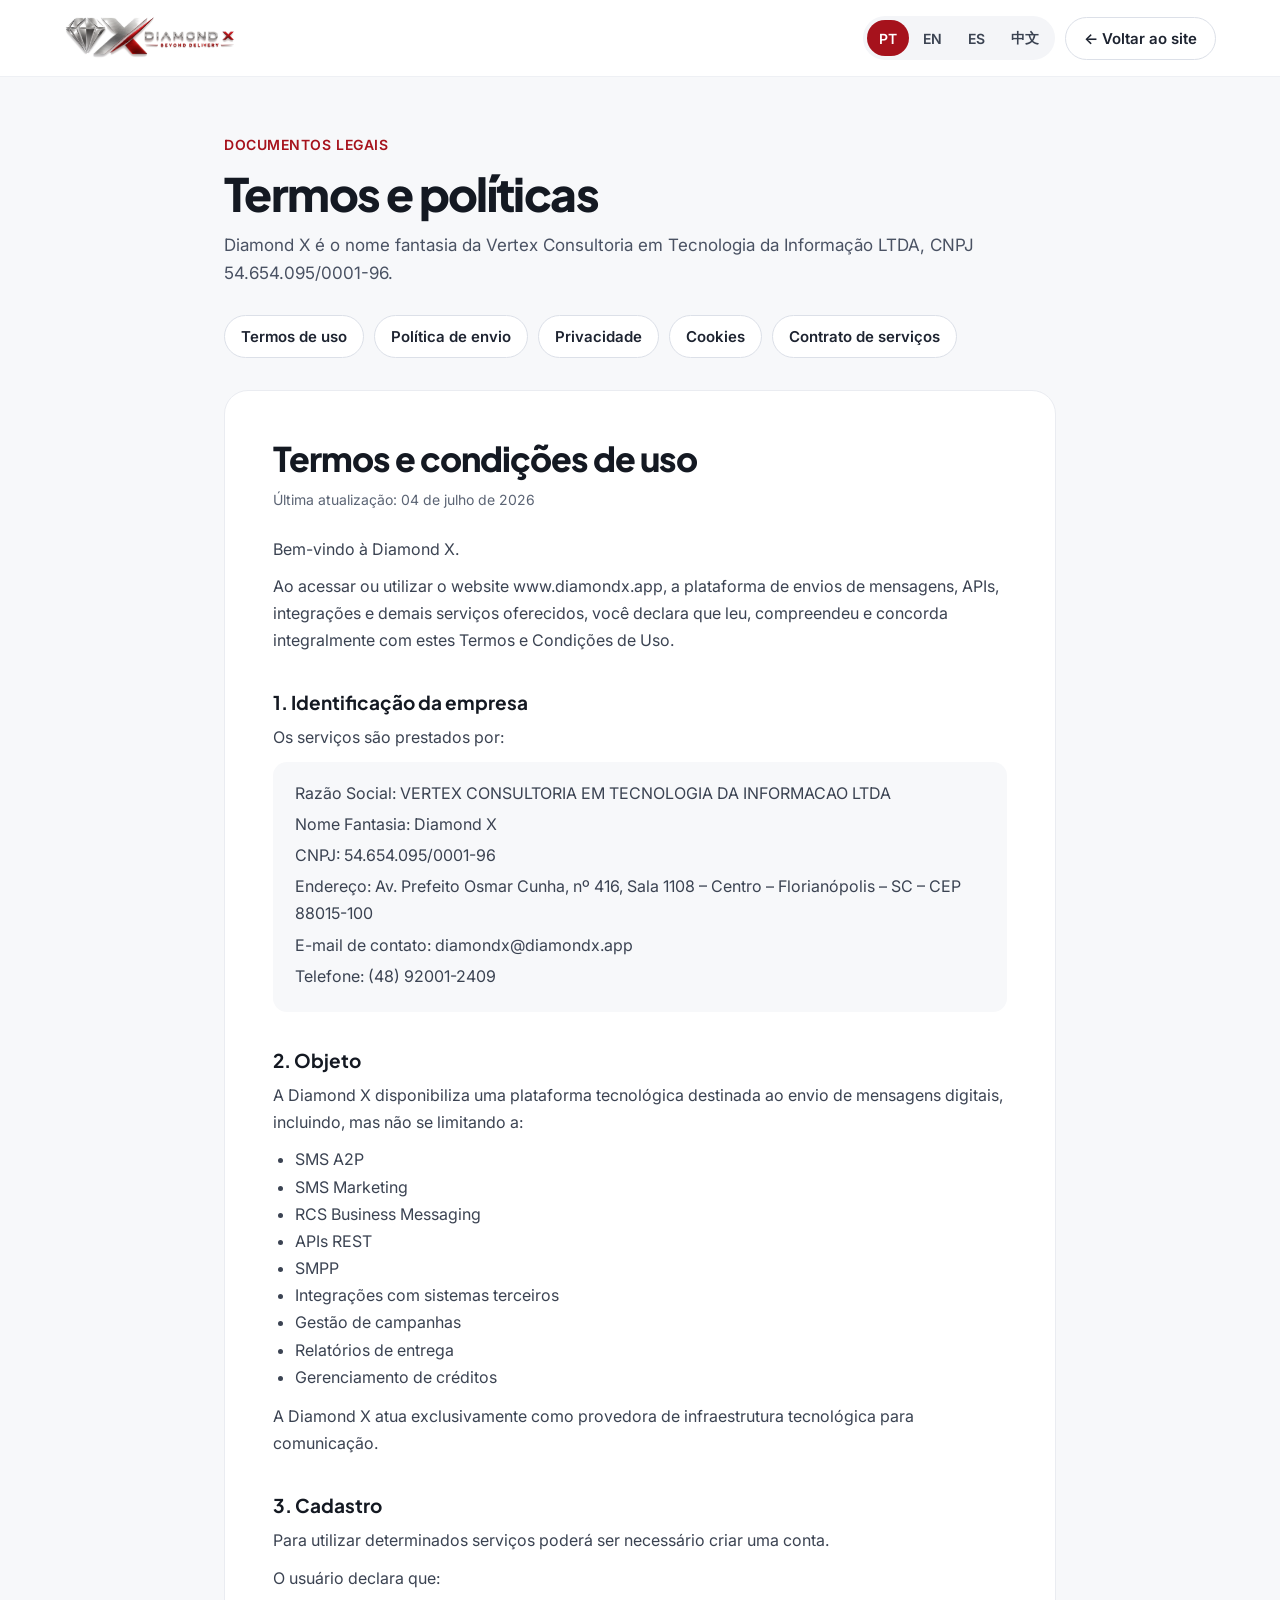
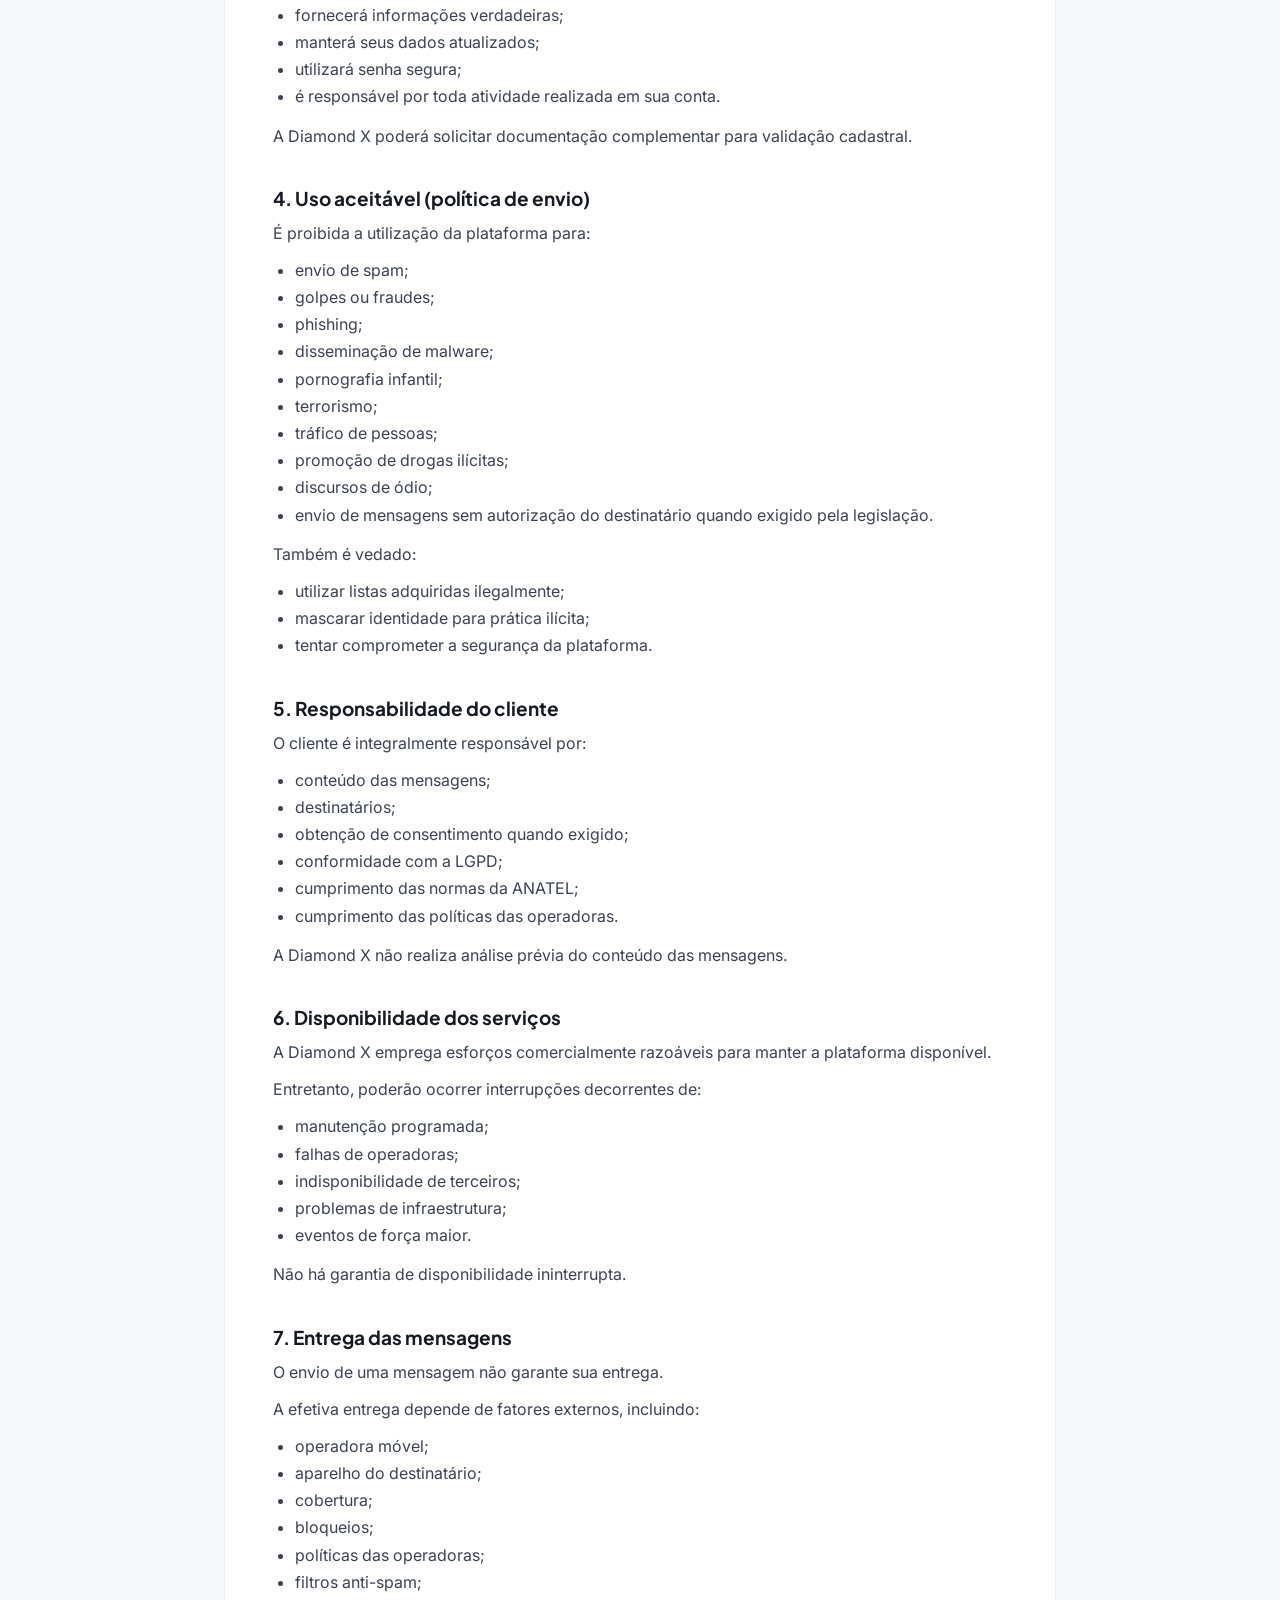
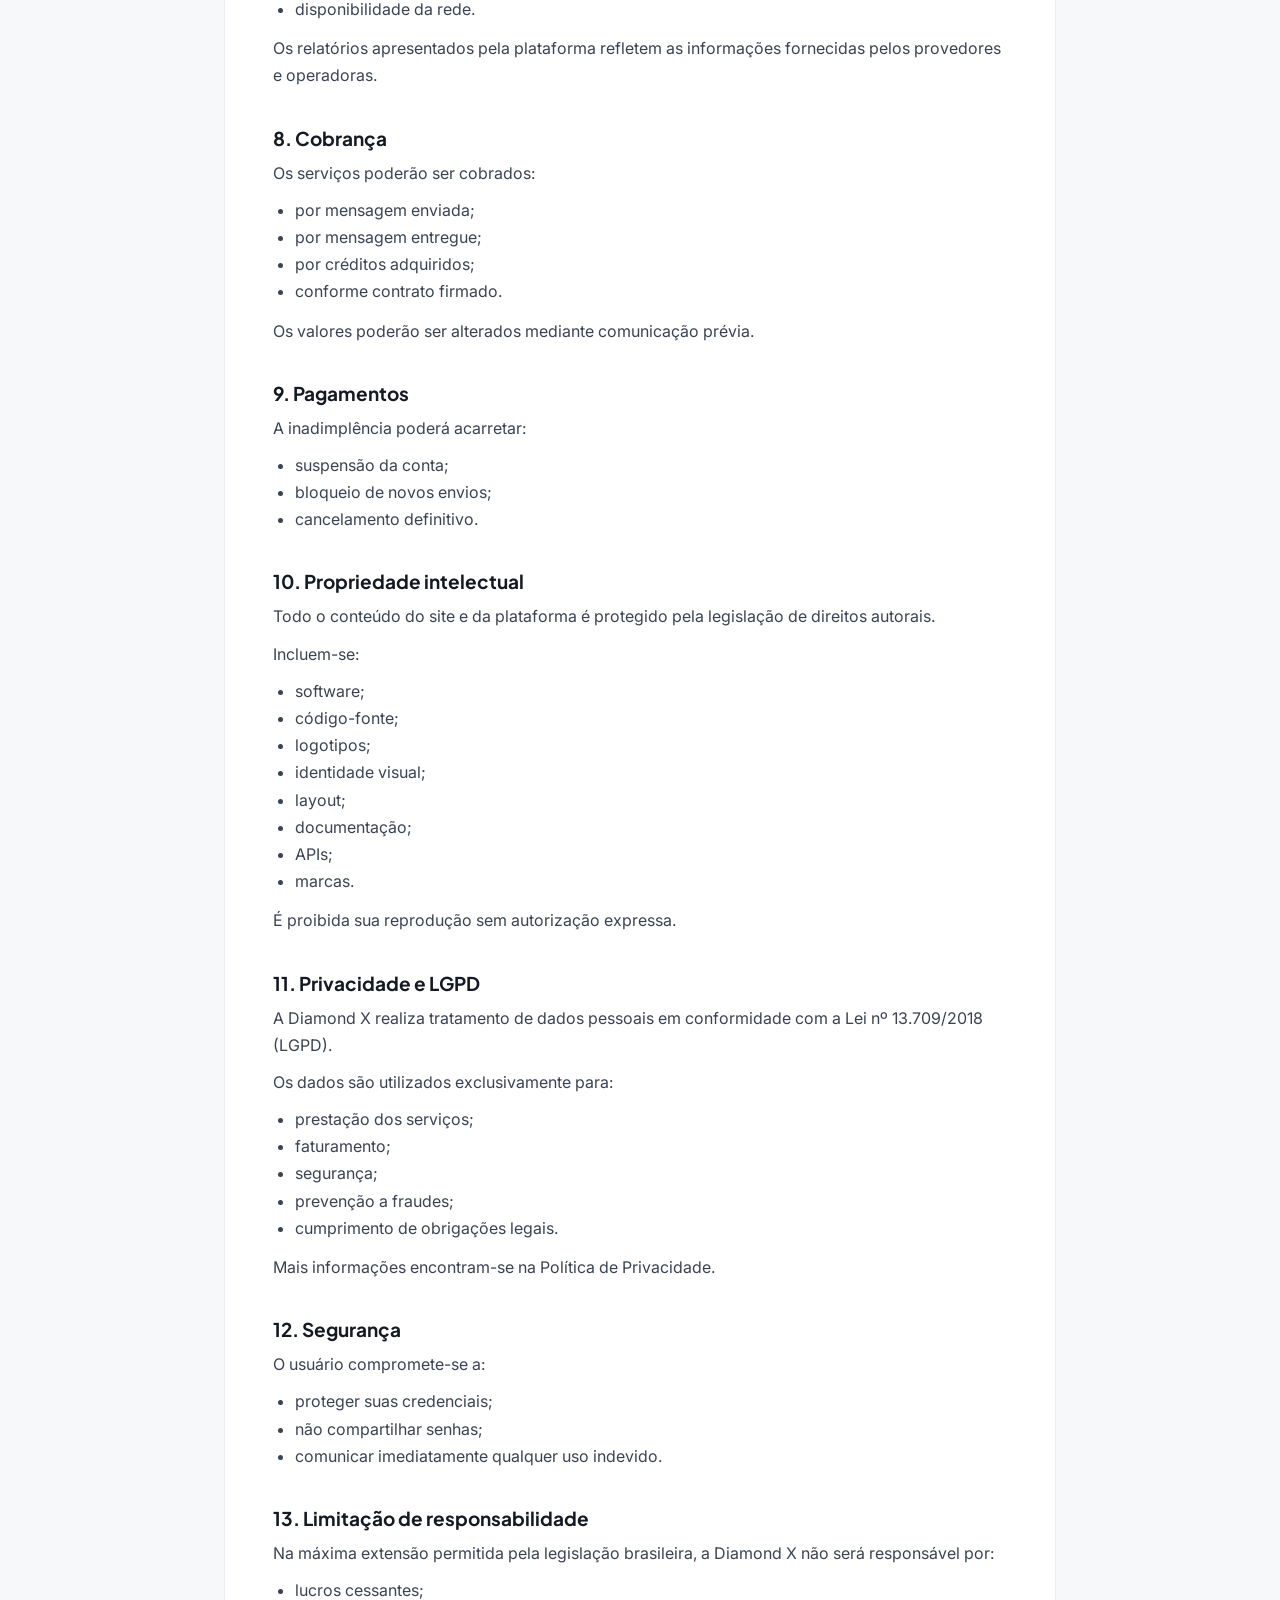
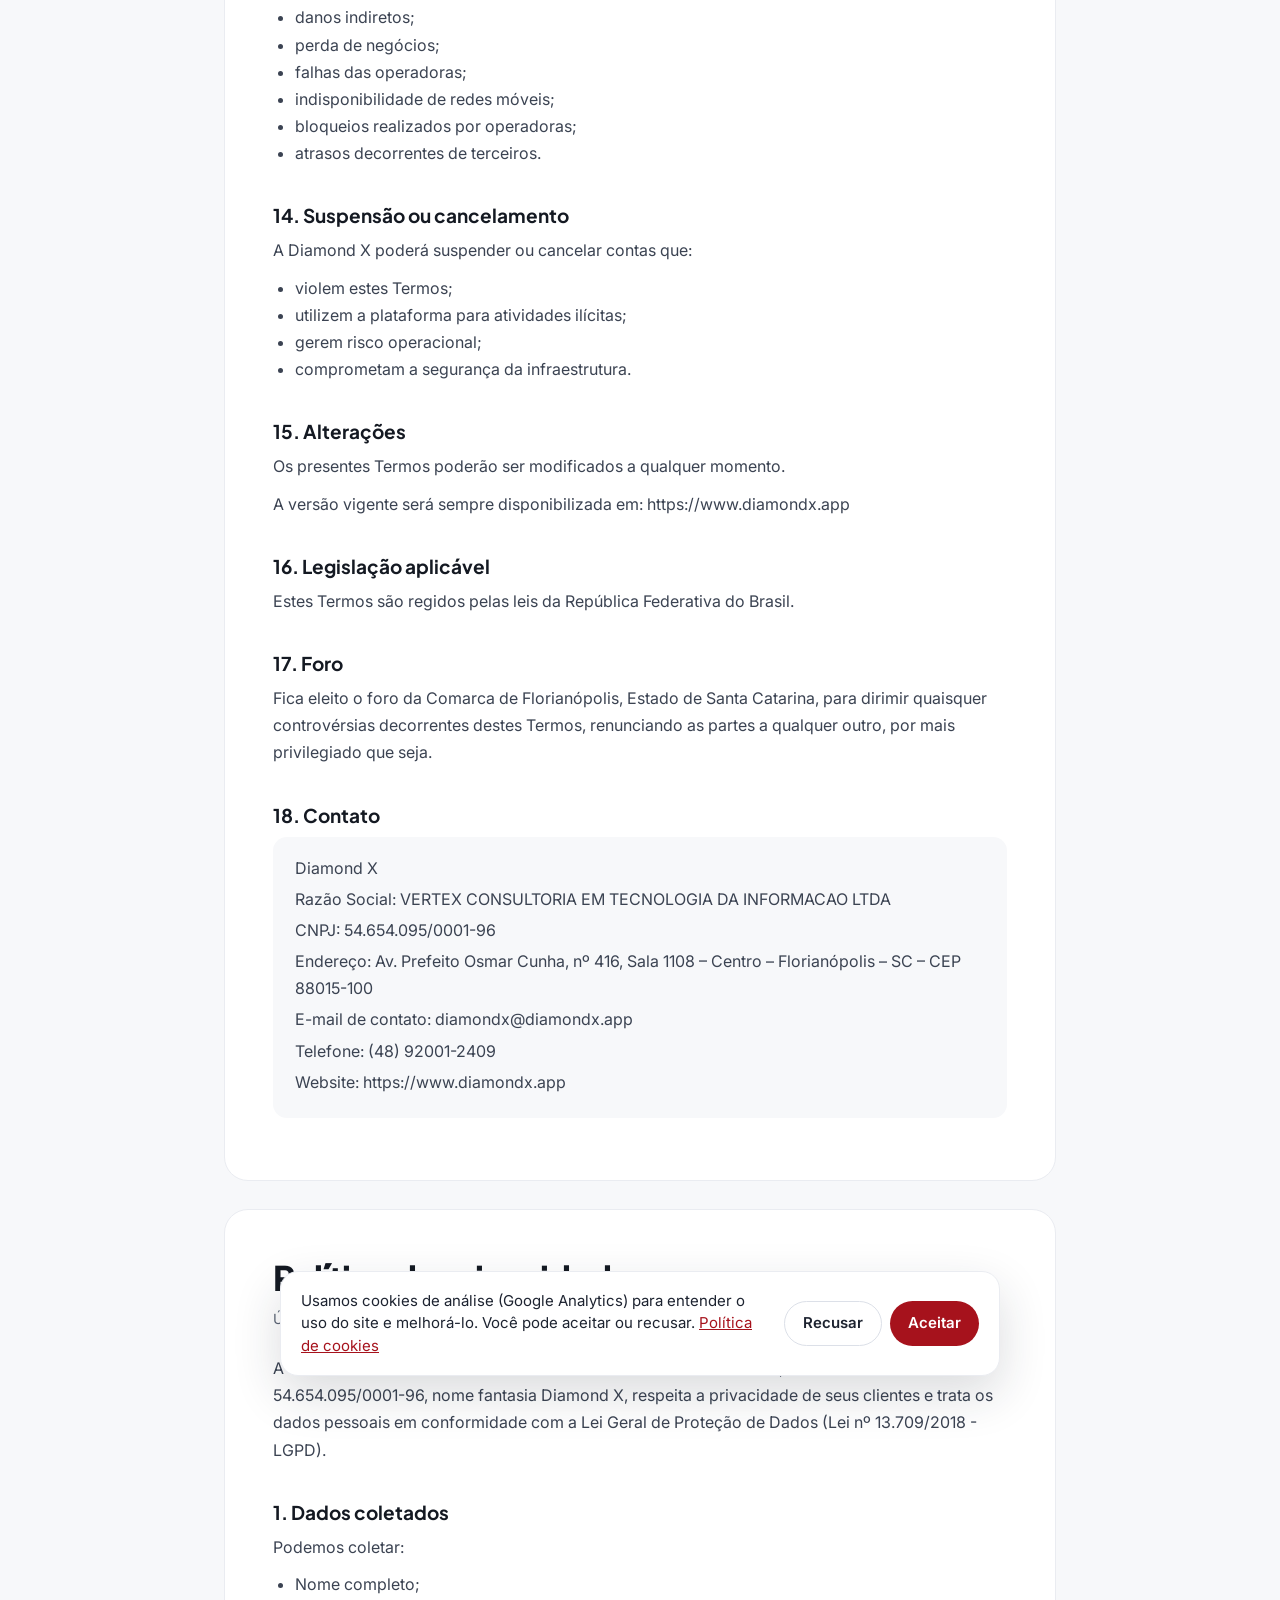
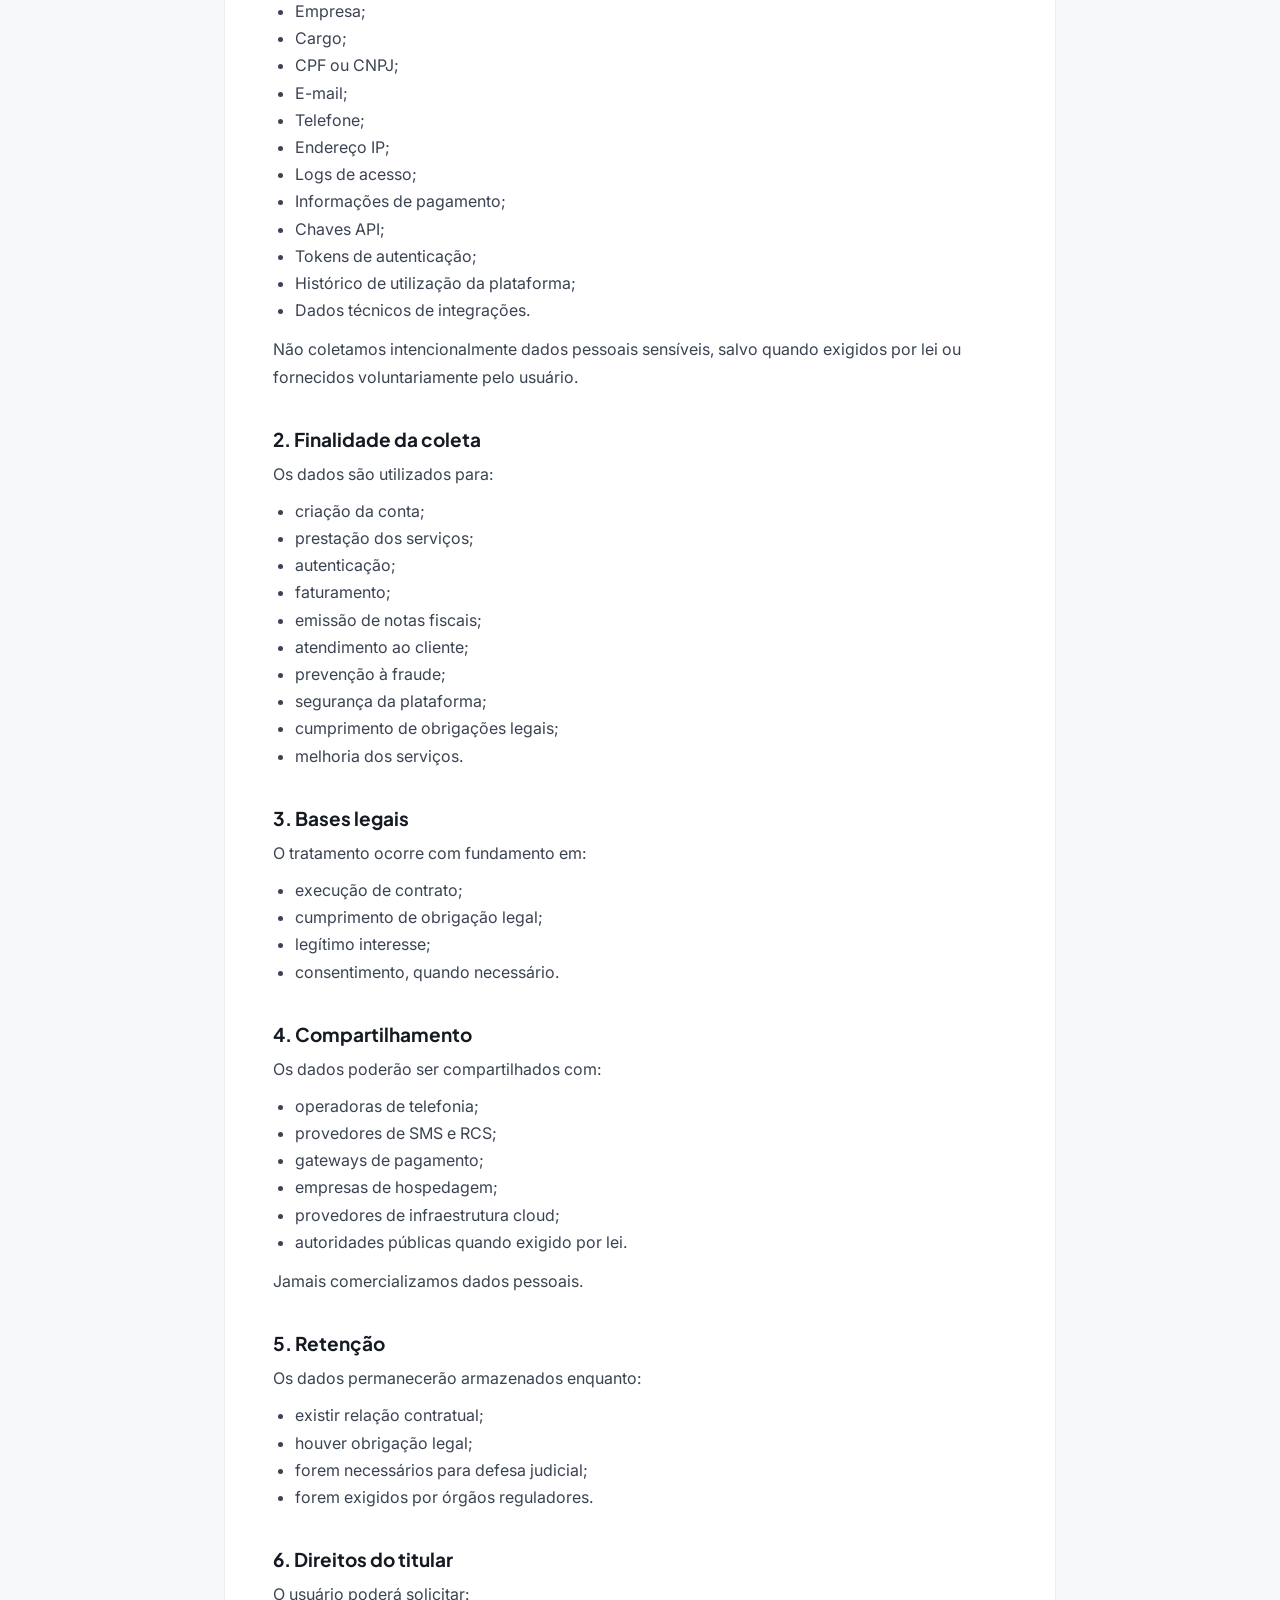
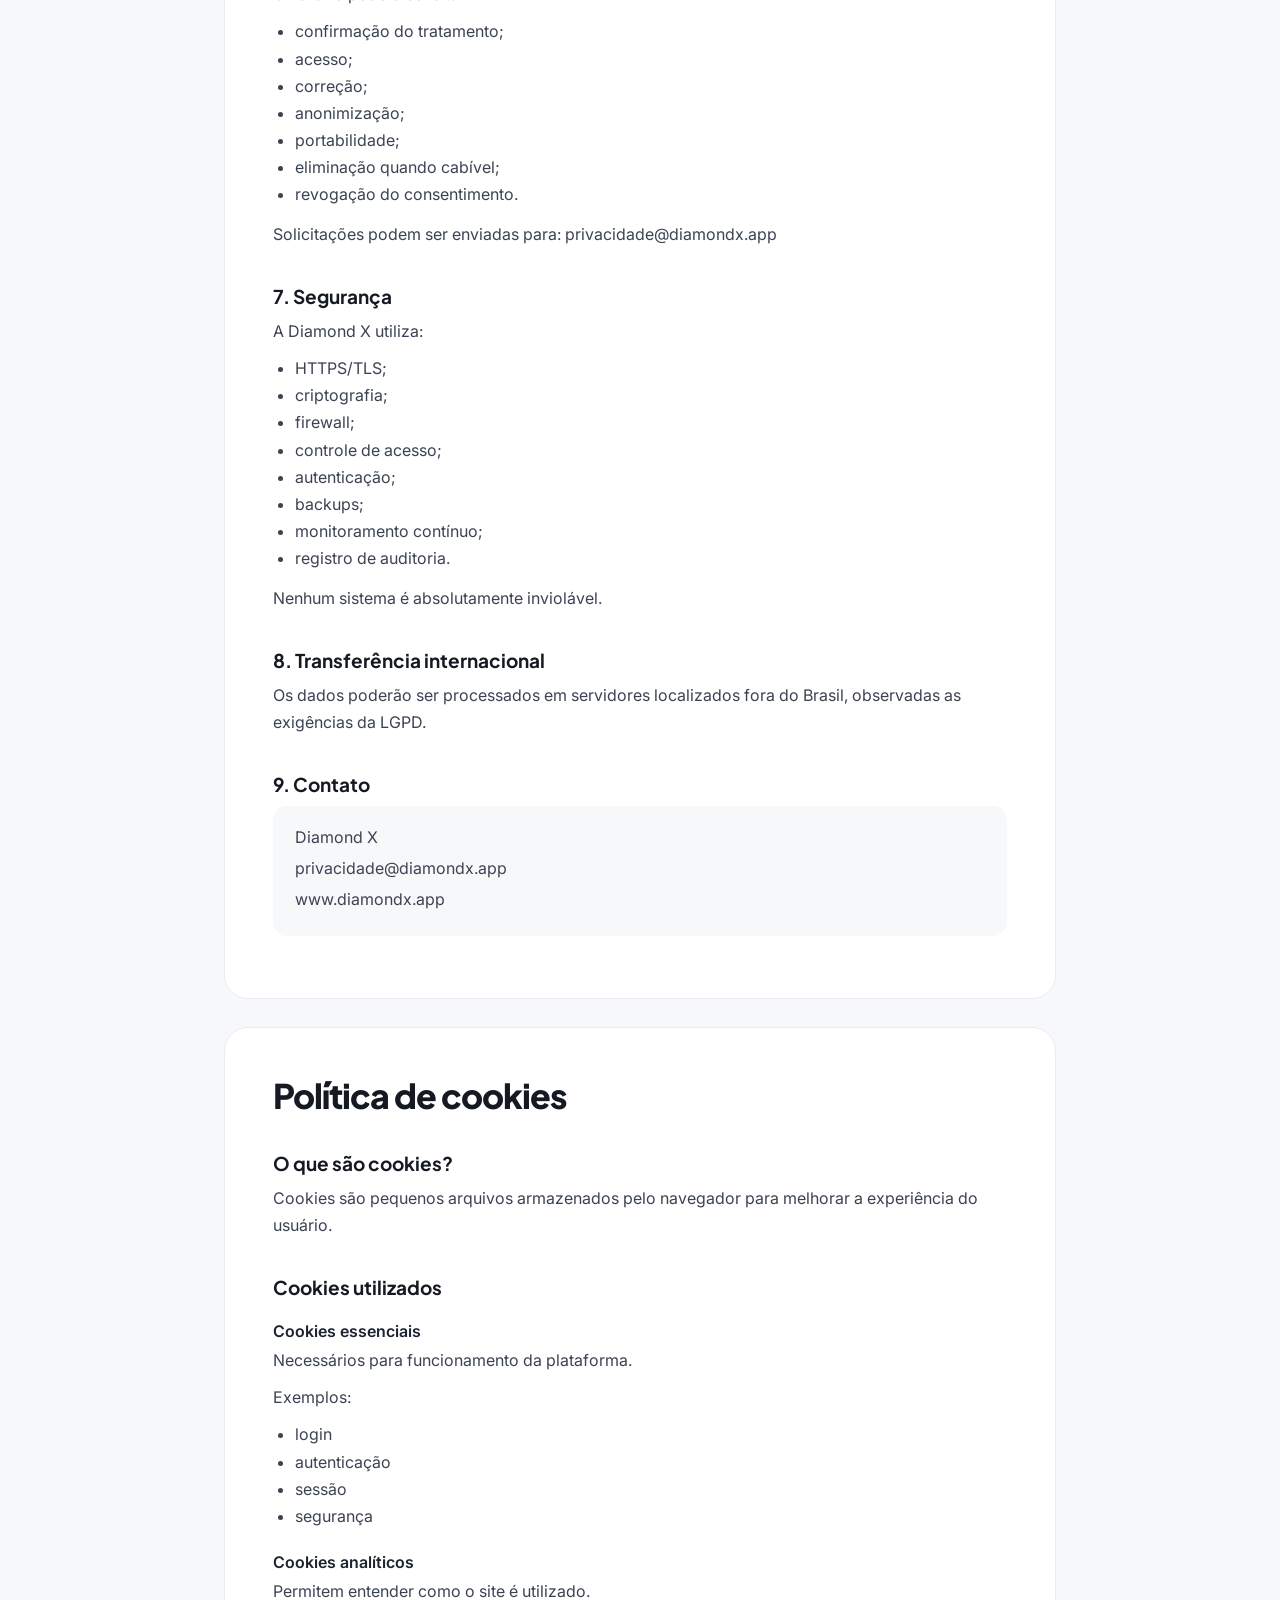
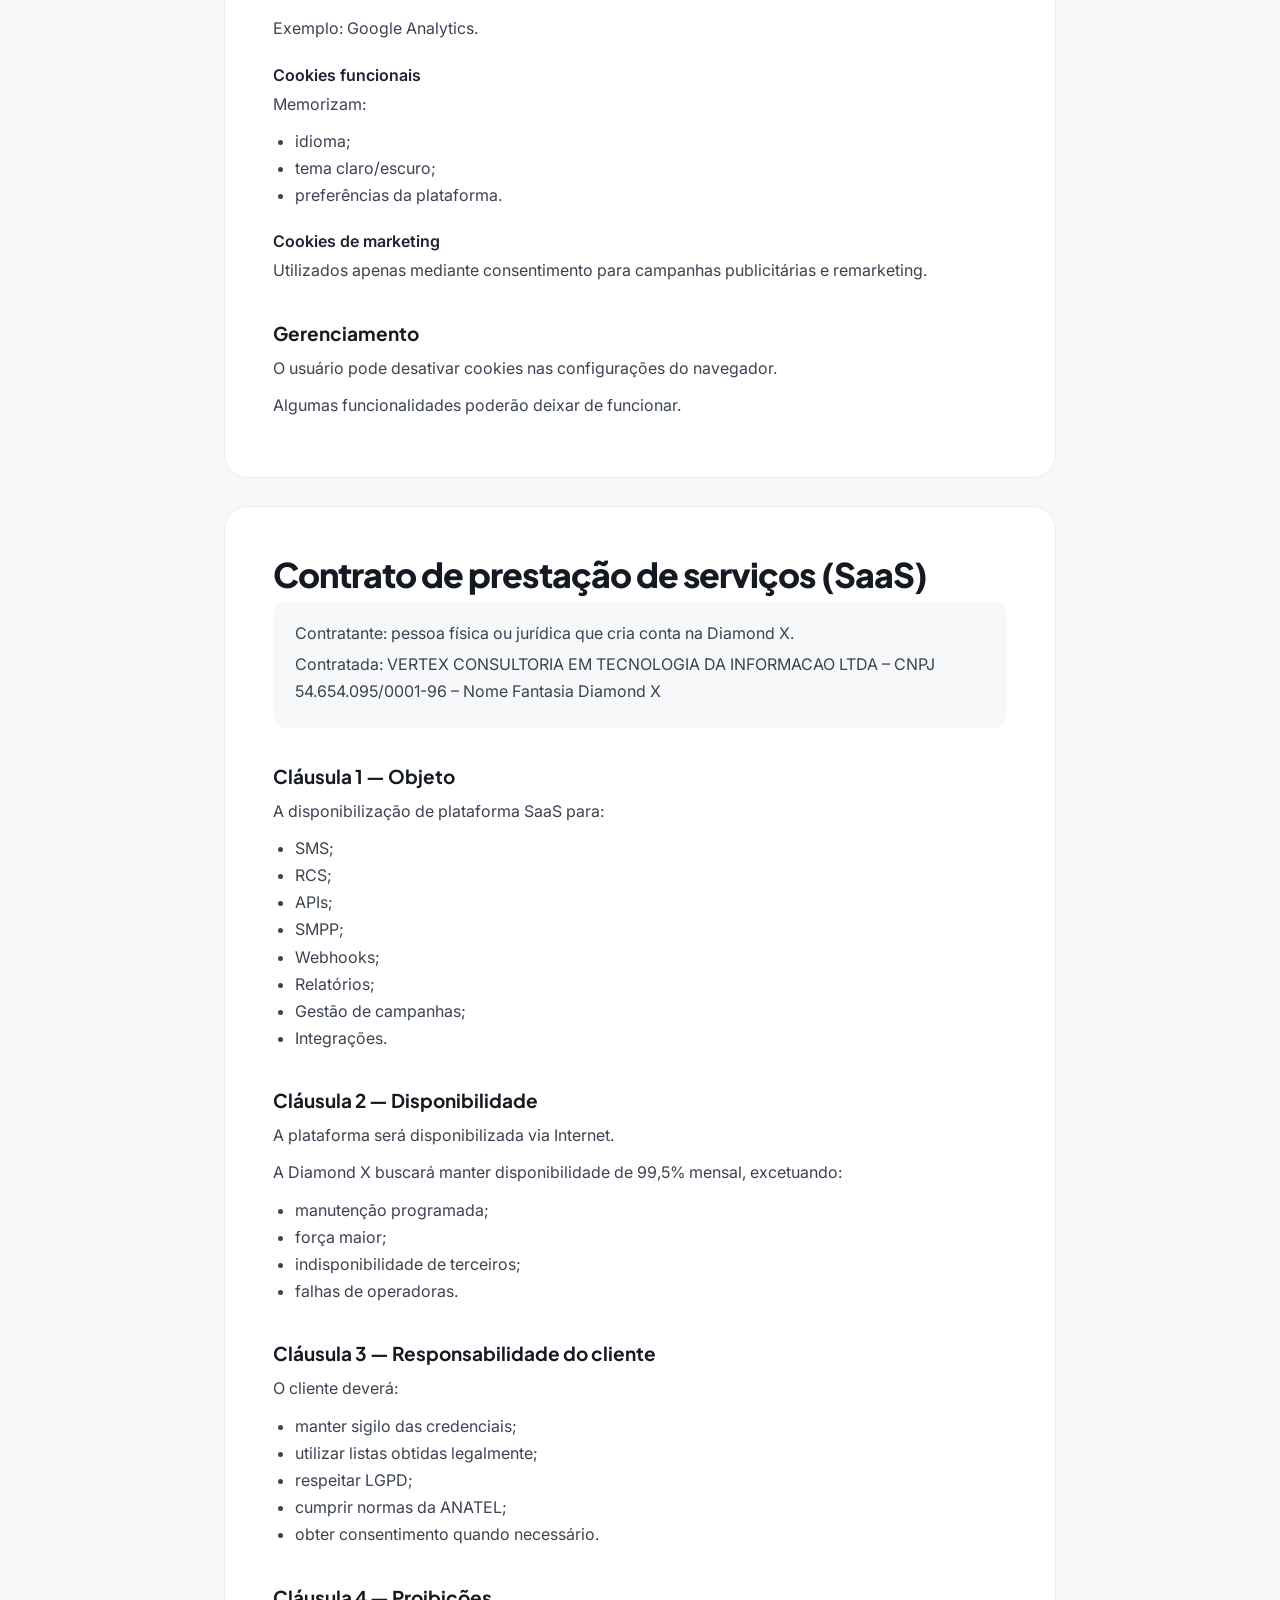
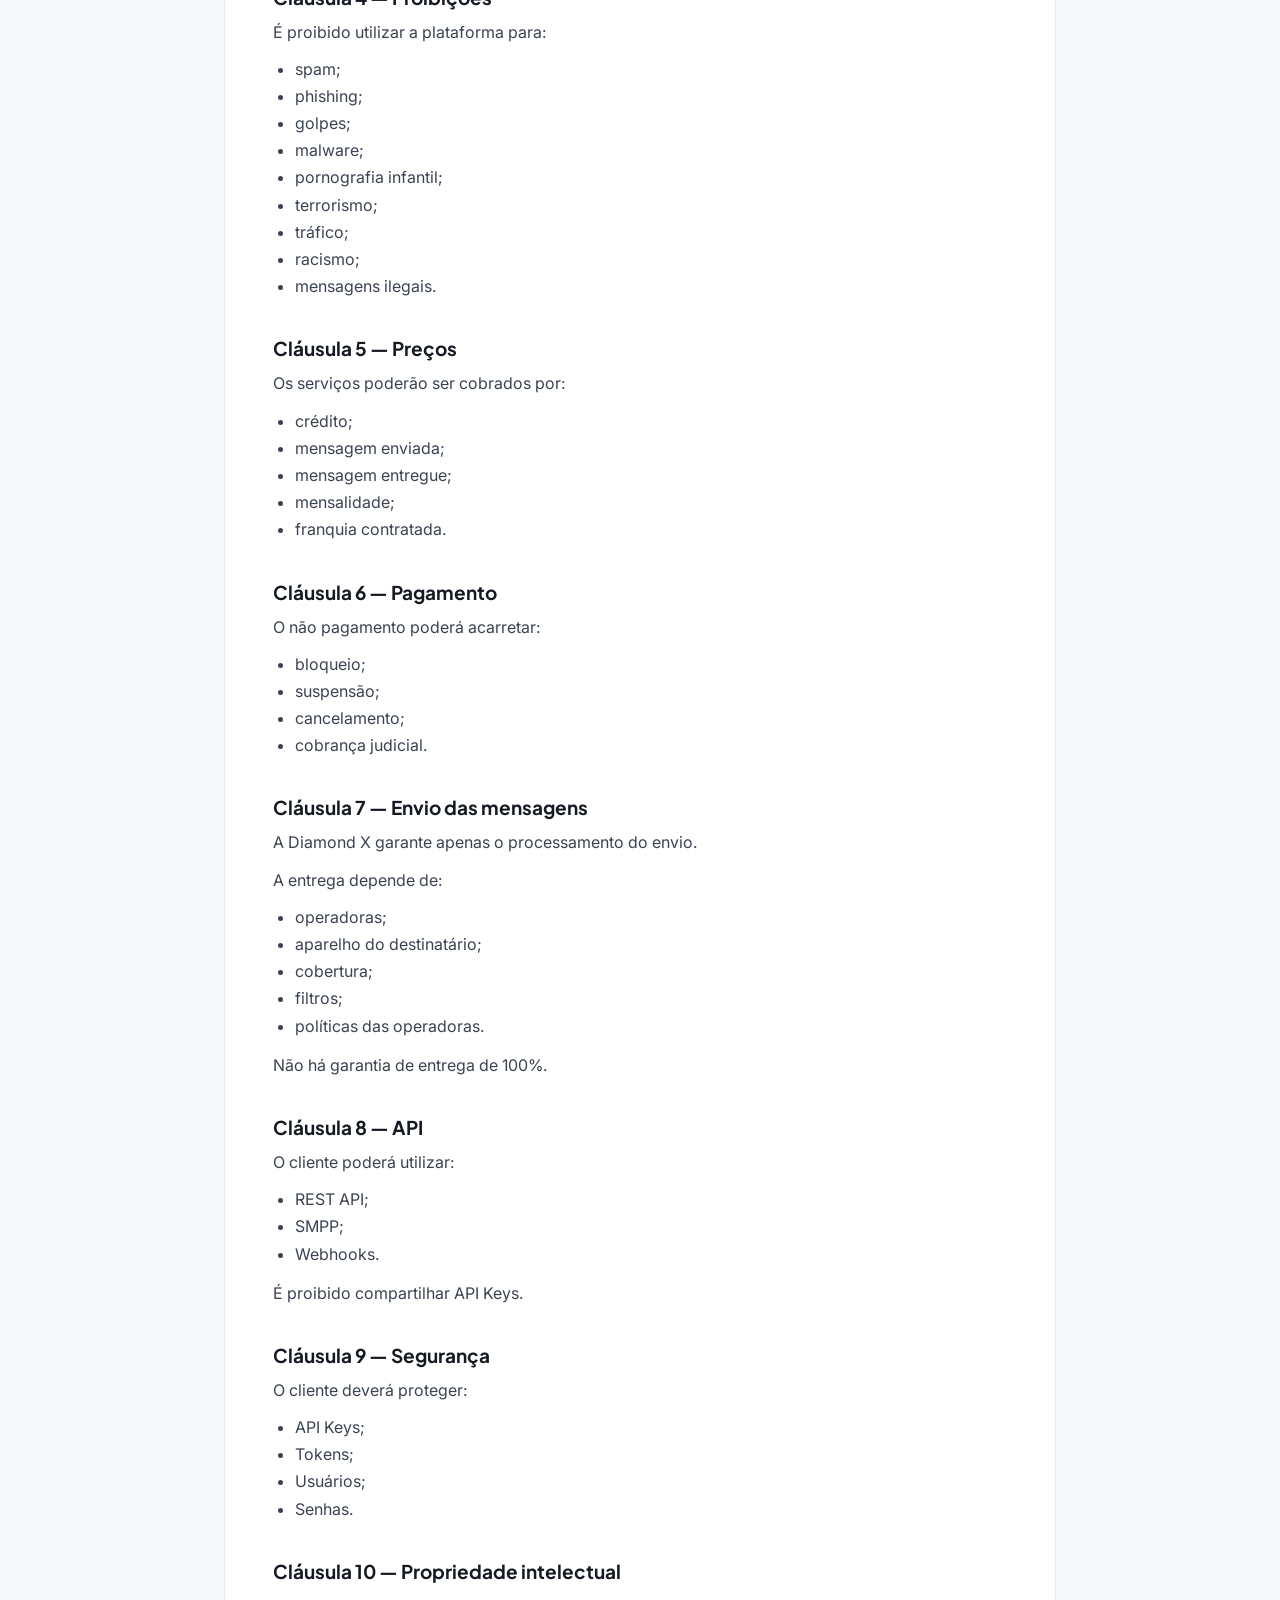
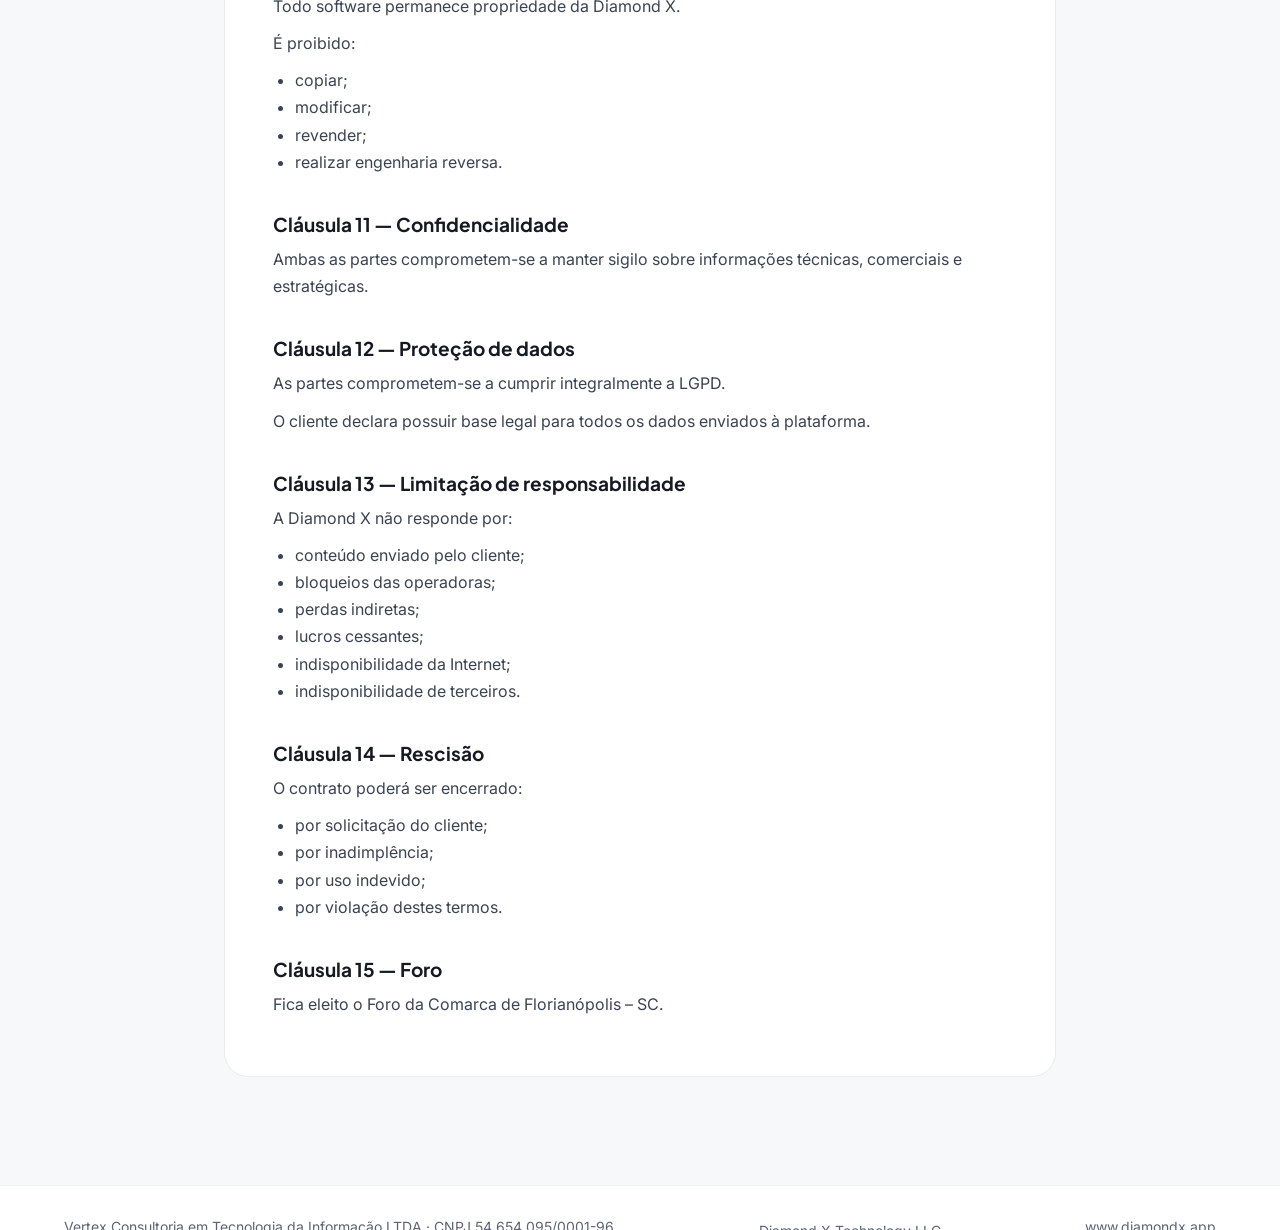
<file: politica-privacidade.html>
<!doctype html>
<html lang="pt-BR"><head><meta charset="utf-8"><title>Diamond X</title>
<link rel="canonical" href="https://diamondx.app/termos/#privacidade">
<meta http-equiv="refresh" content="0; url=/termos/#privacidade">
<meta name="robots" content="noindex"></head>
<body><p><a href="/termos/#privacidade">Termos e políticas da Diamond X</a></p></body></html>
</file>
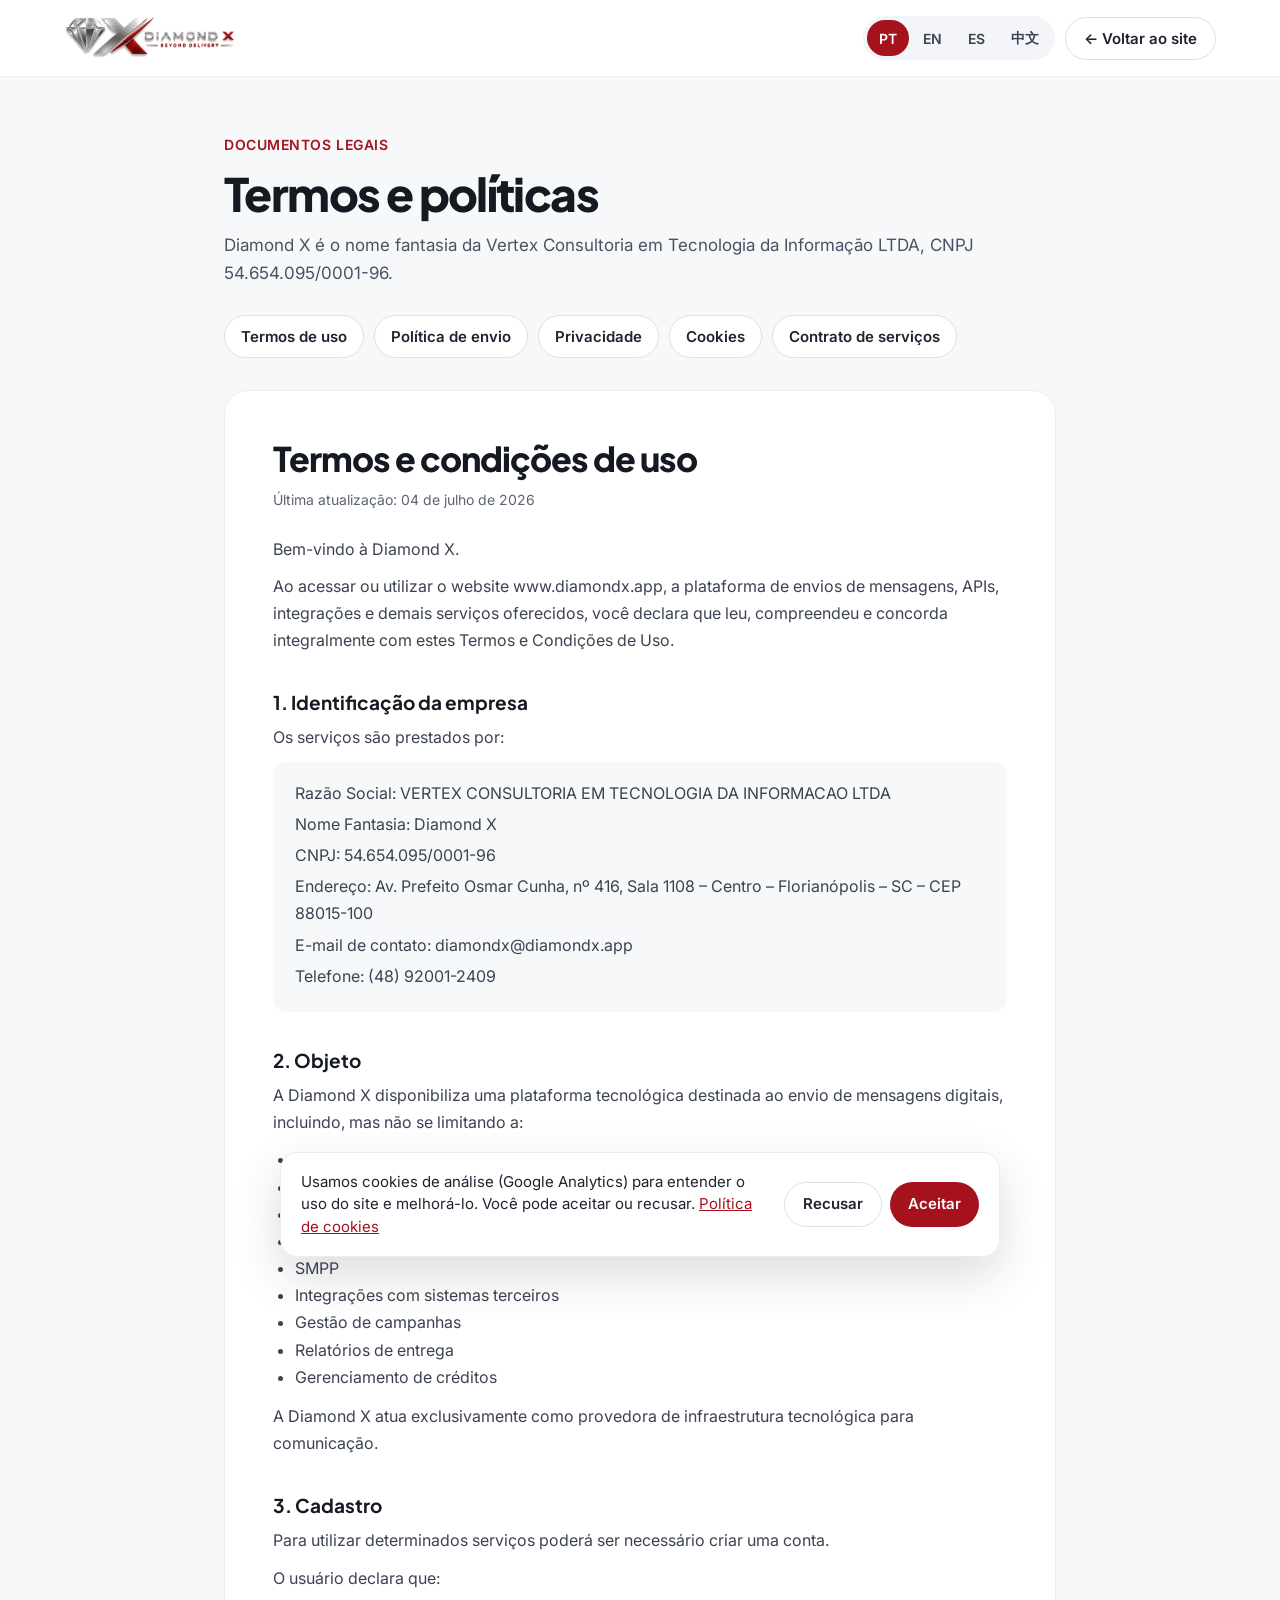
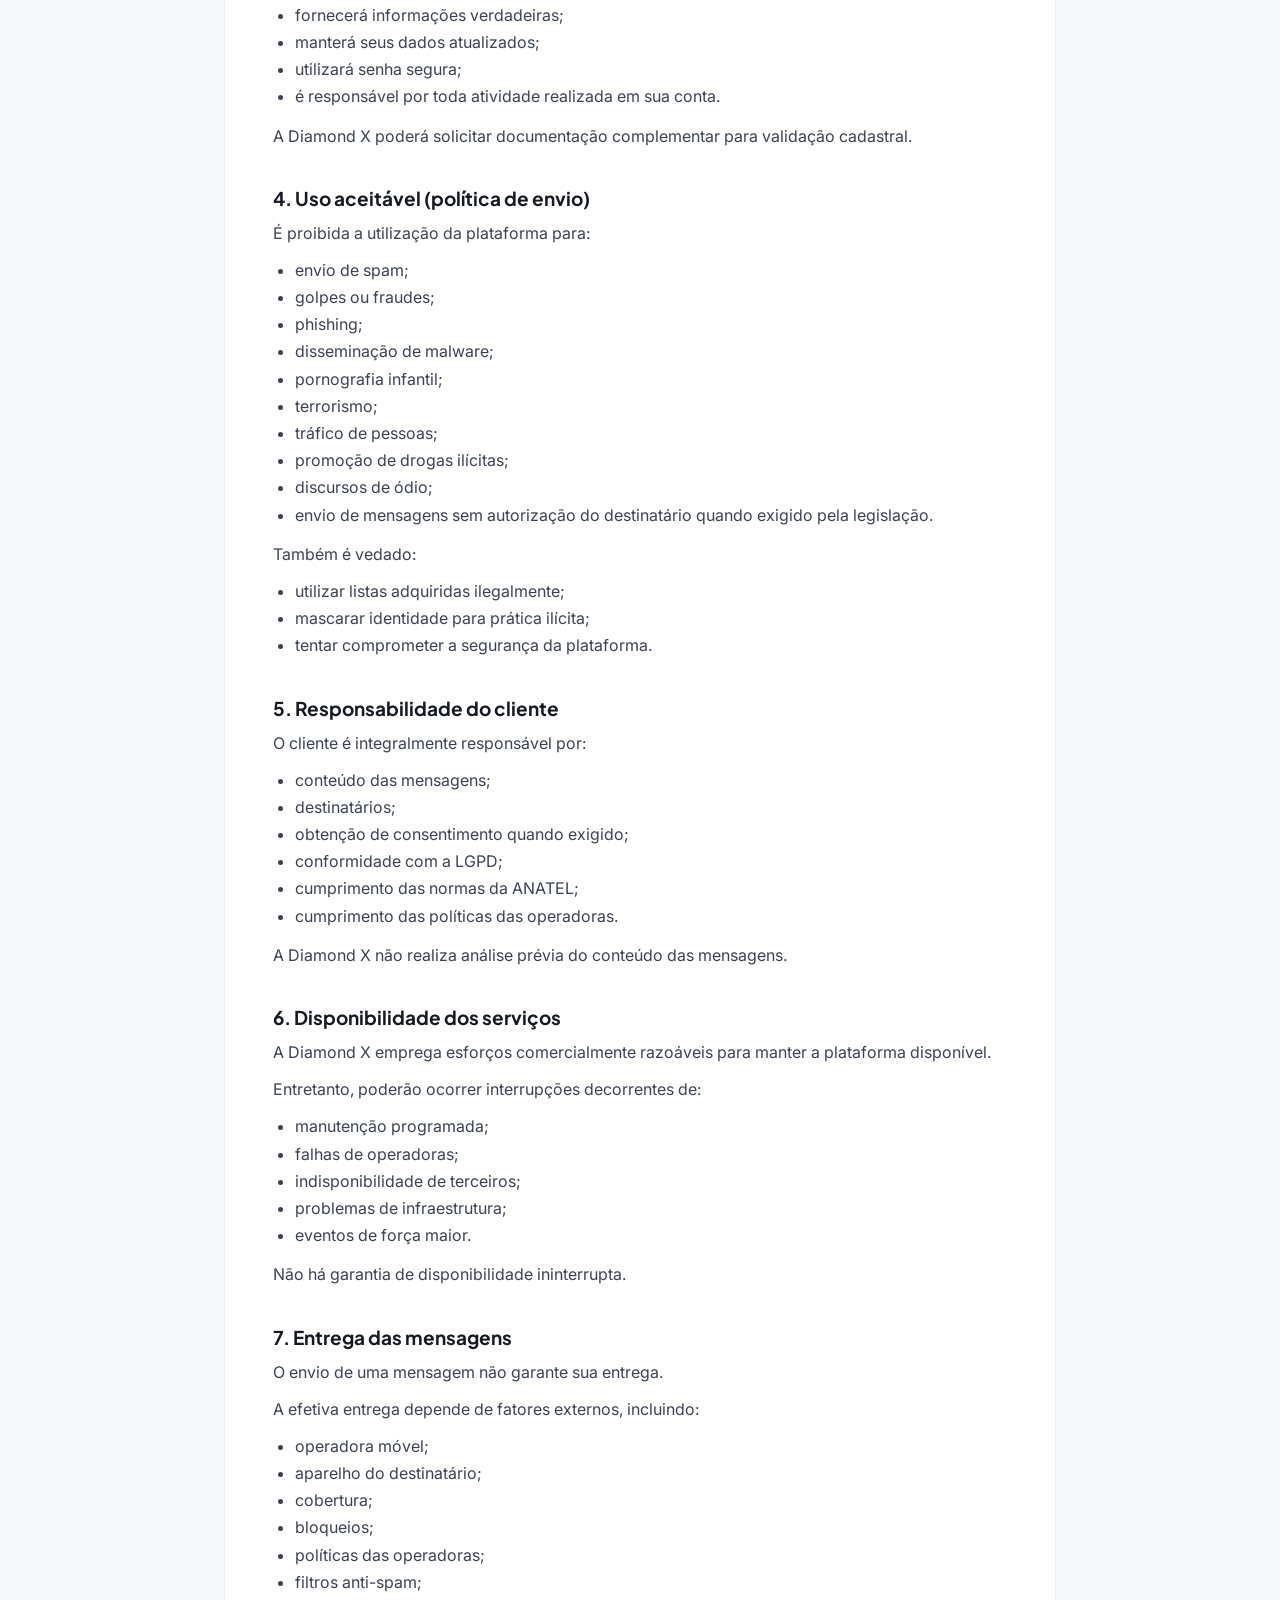
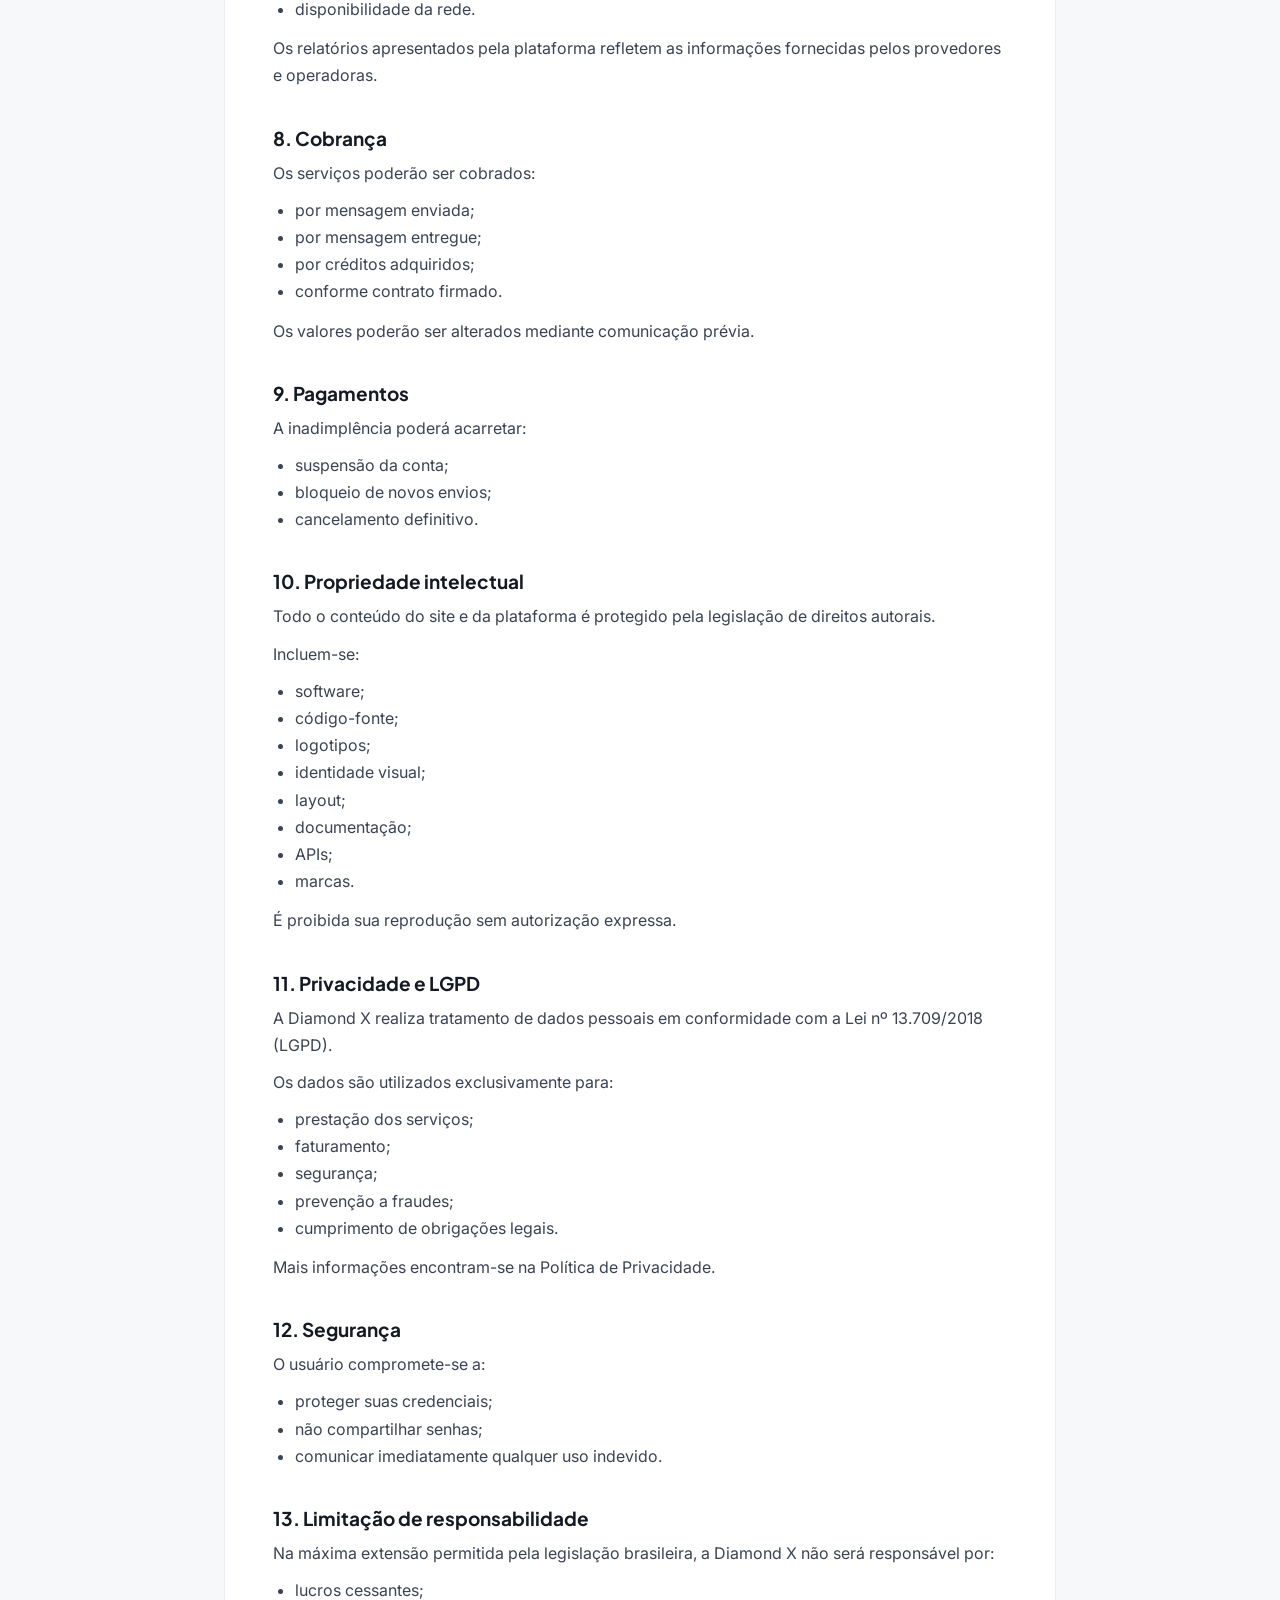
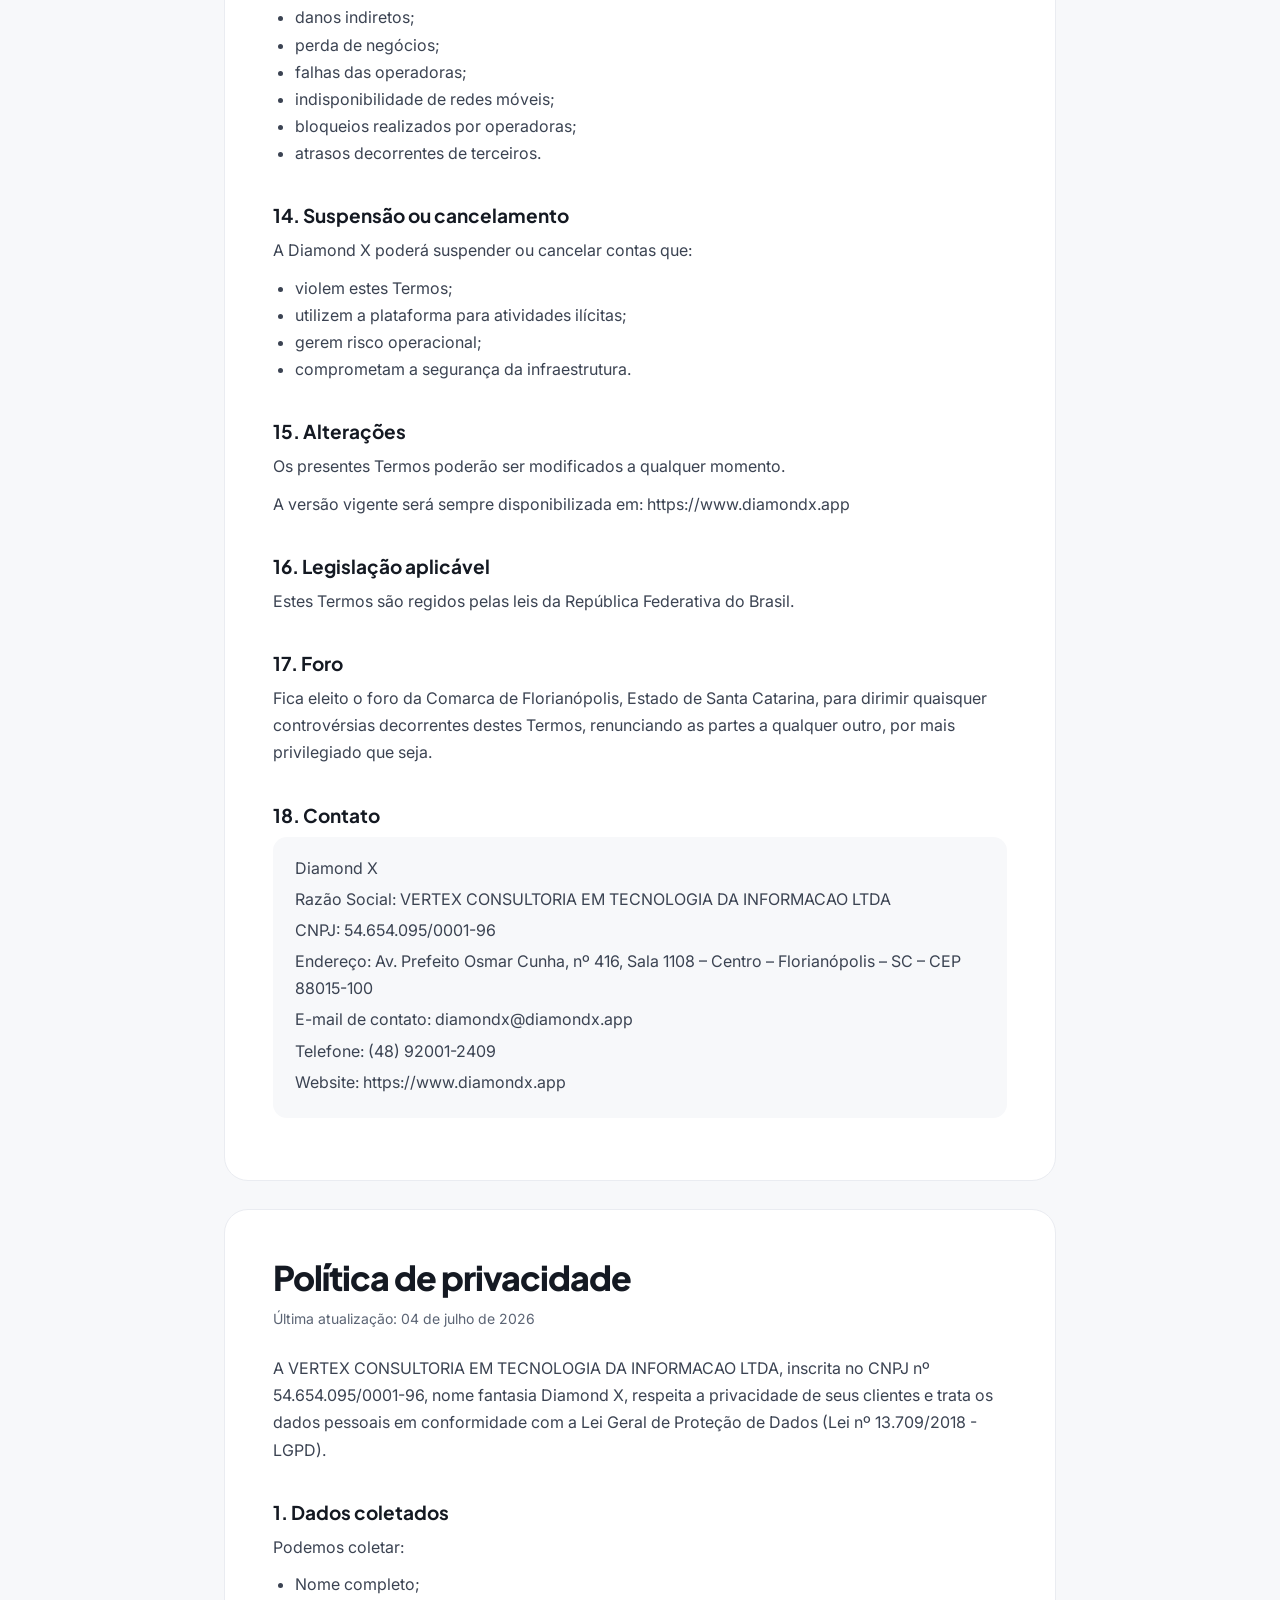
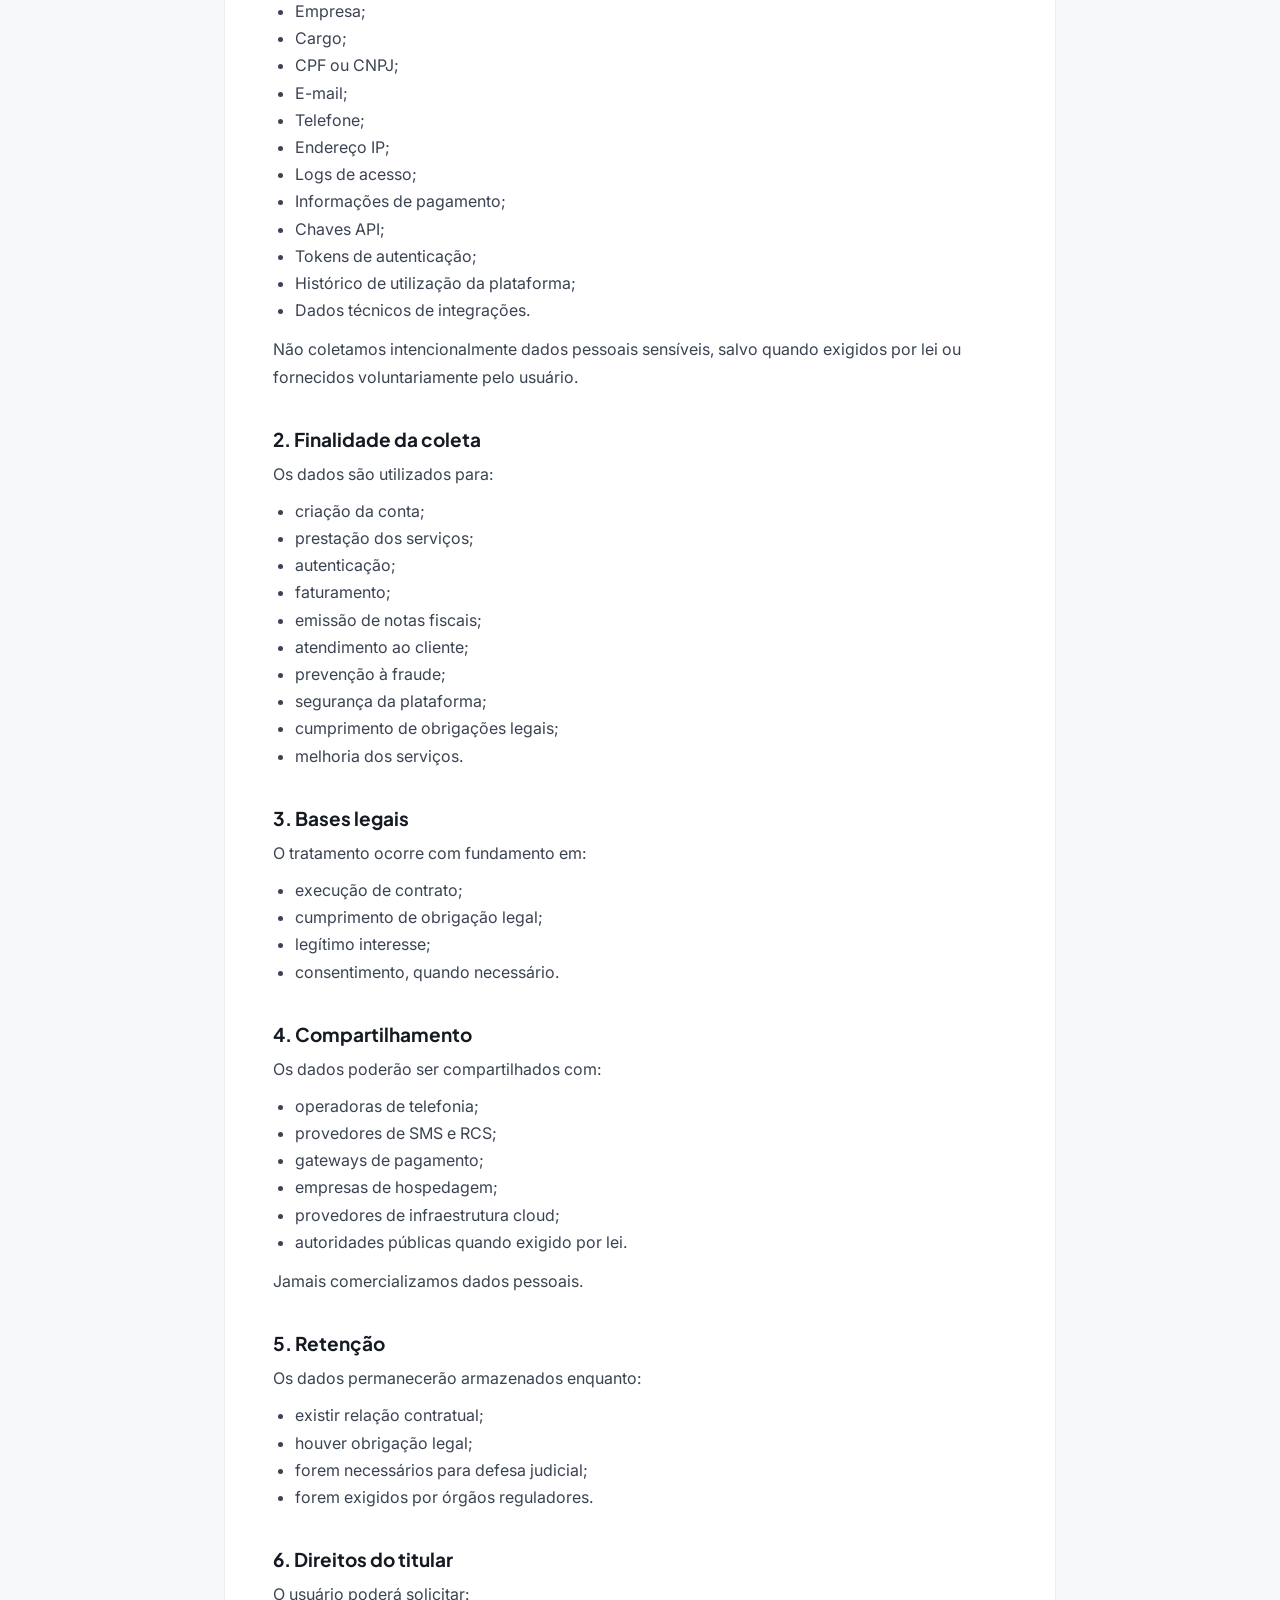
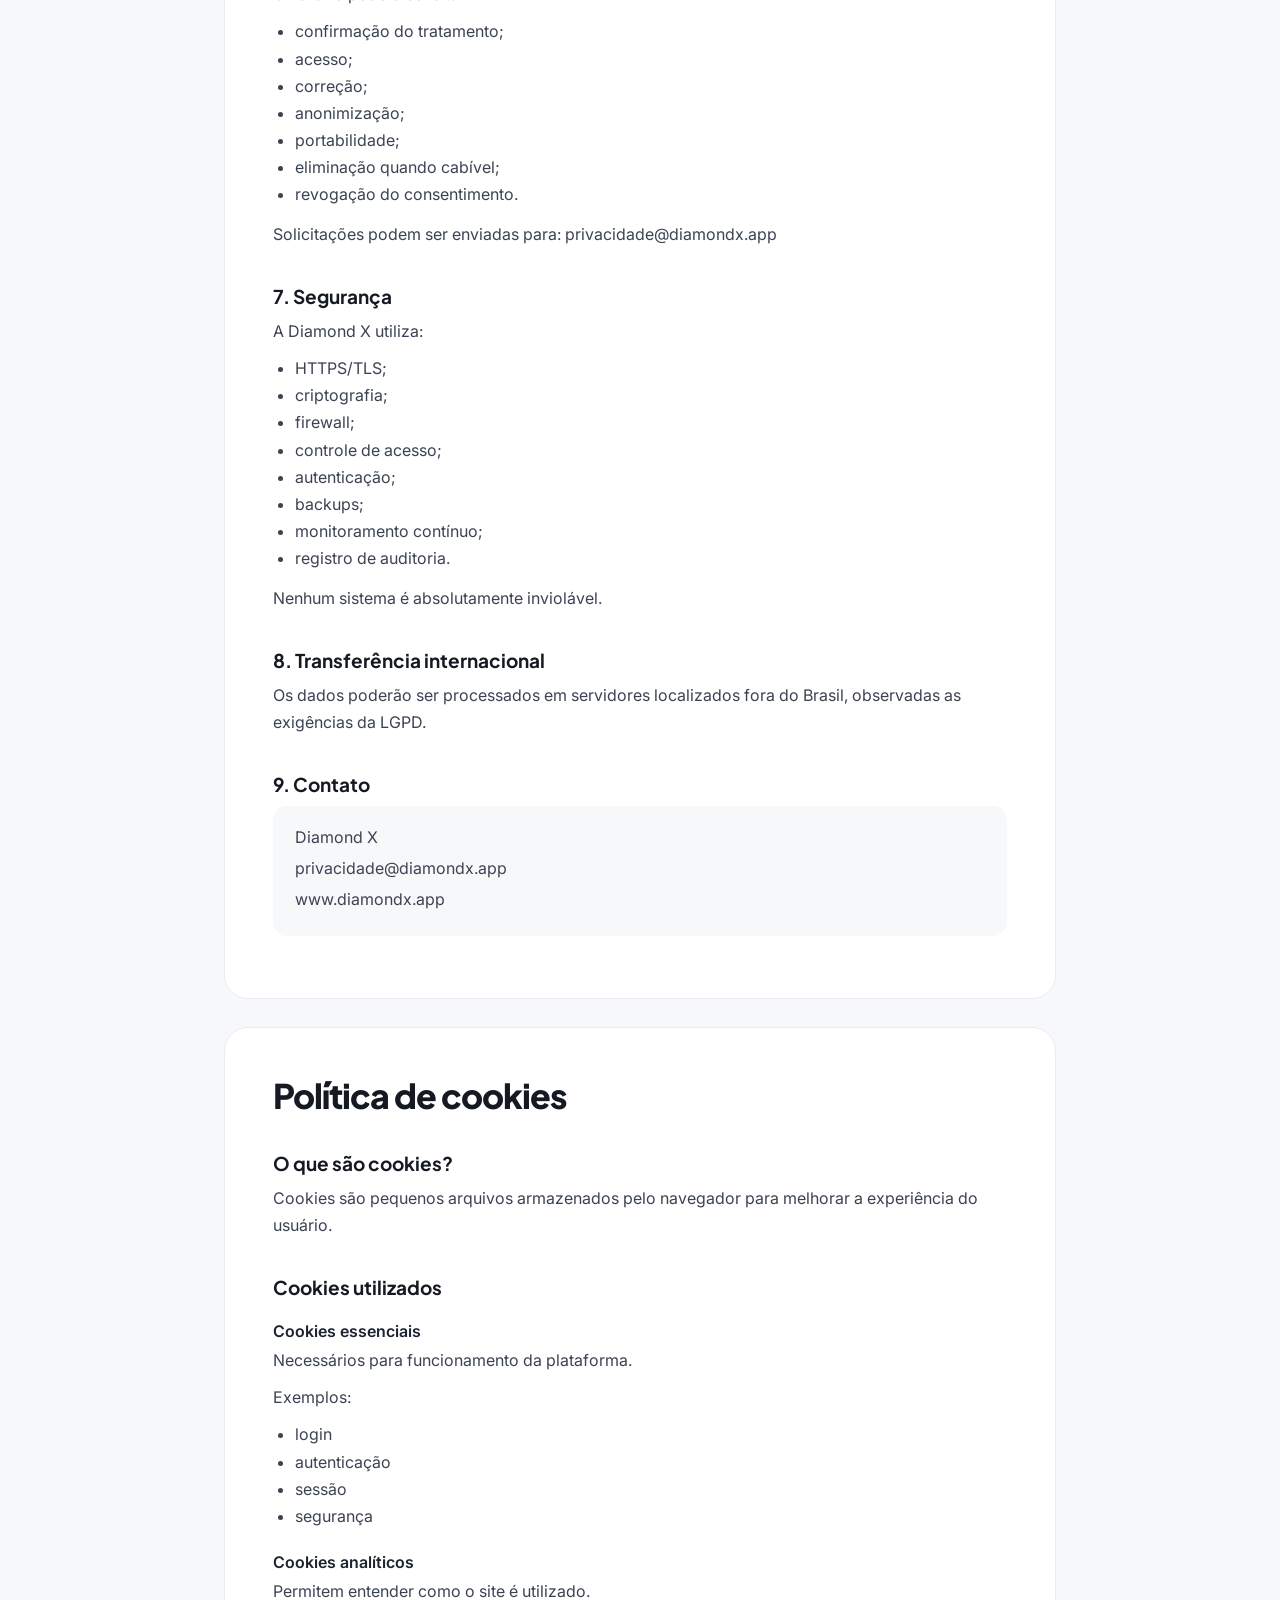
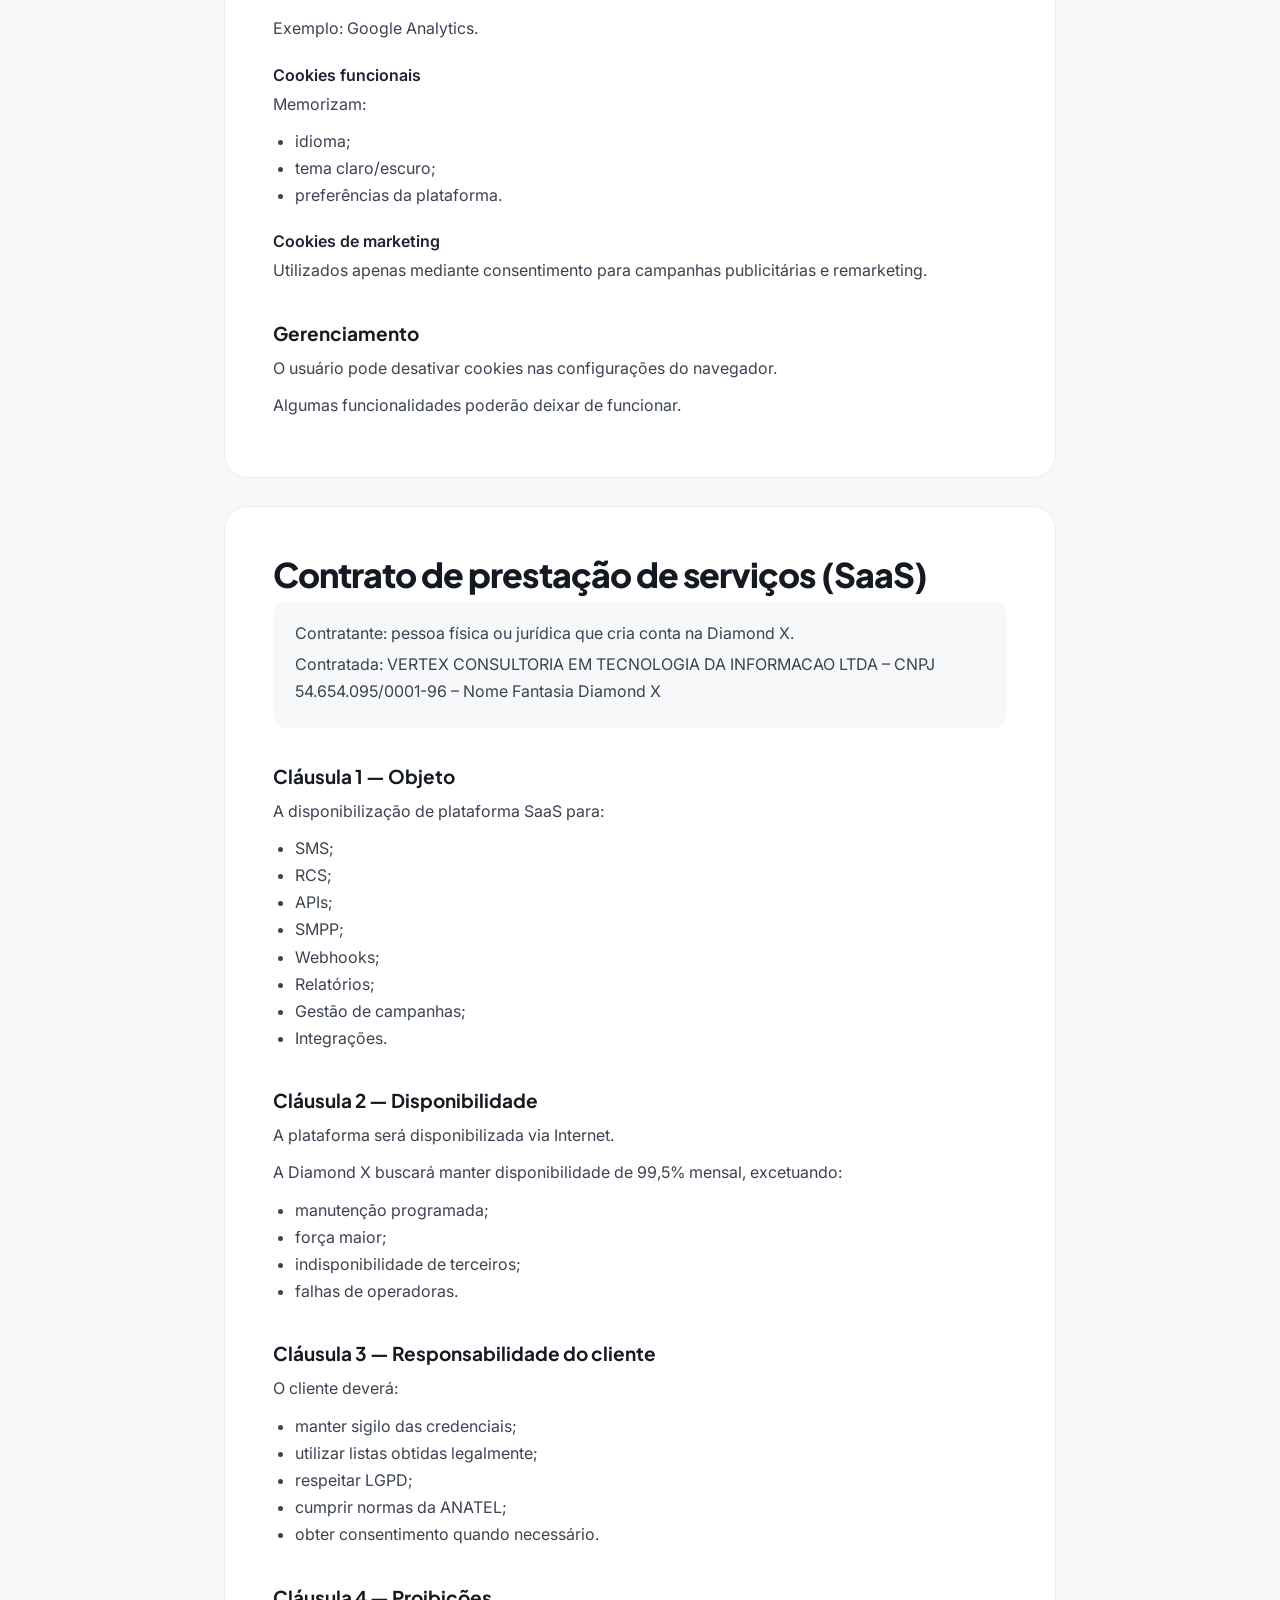
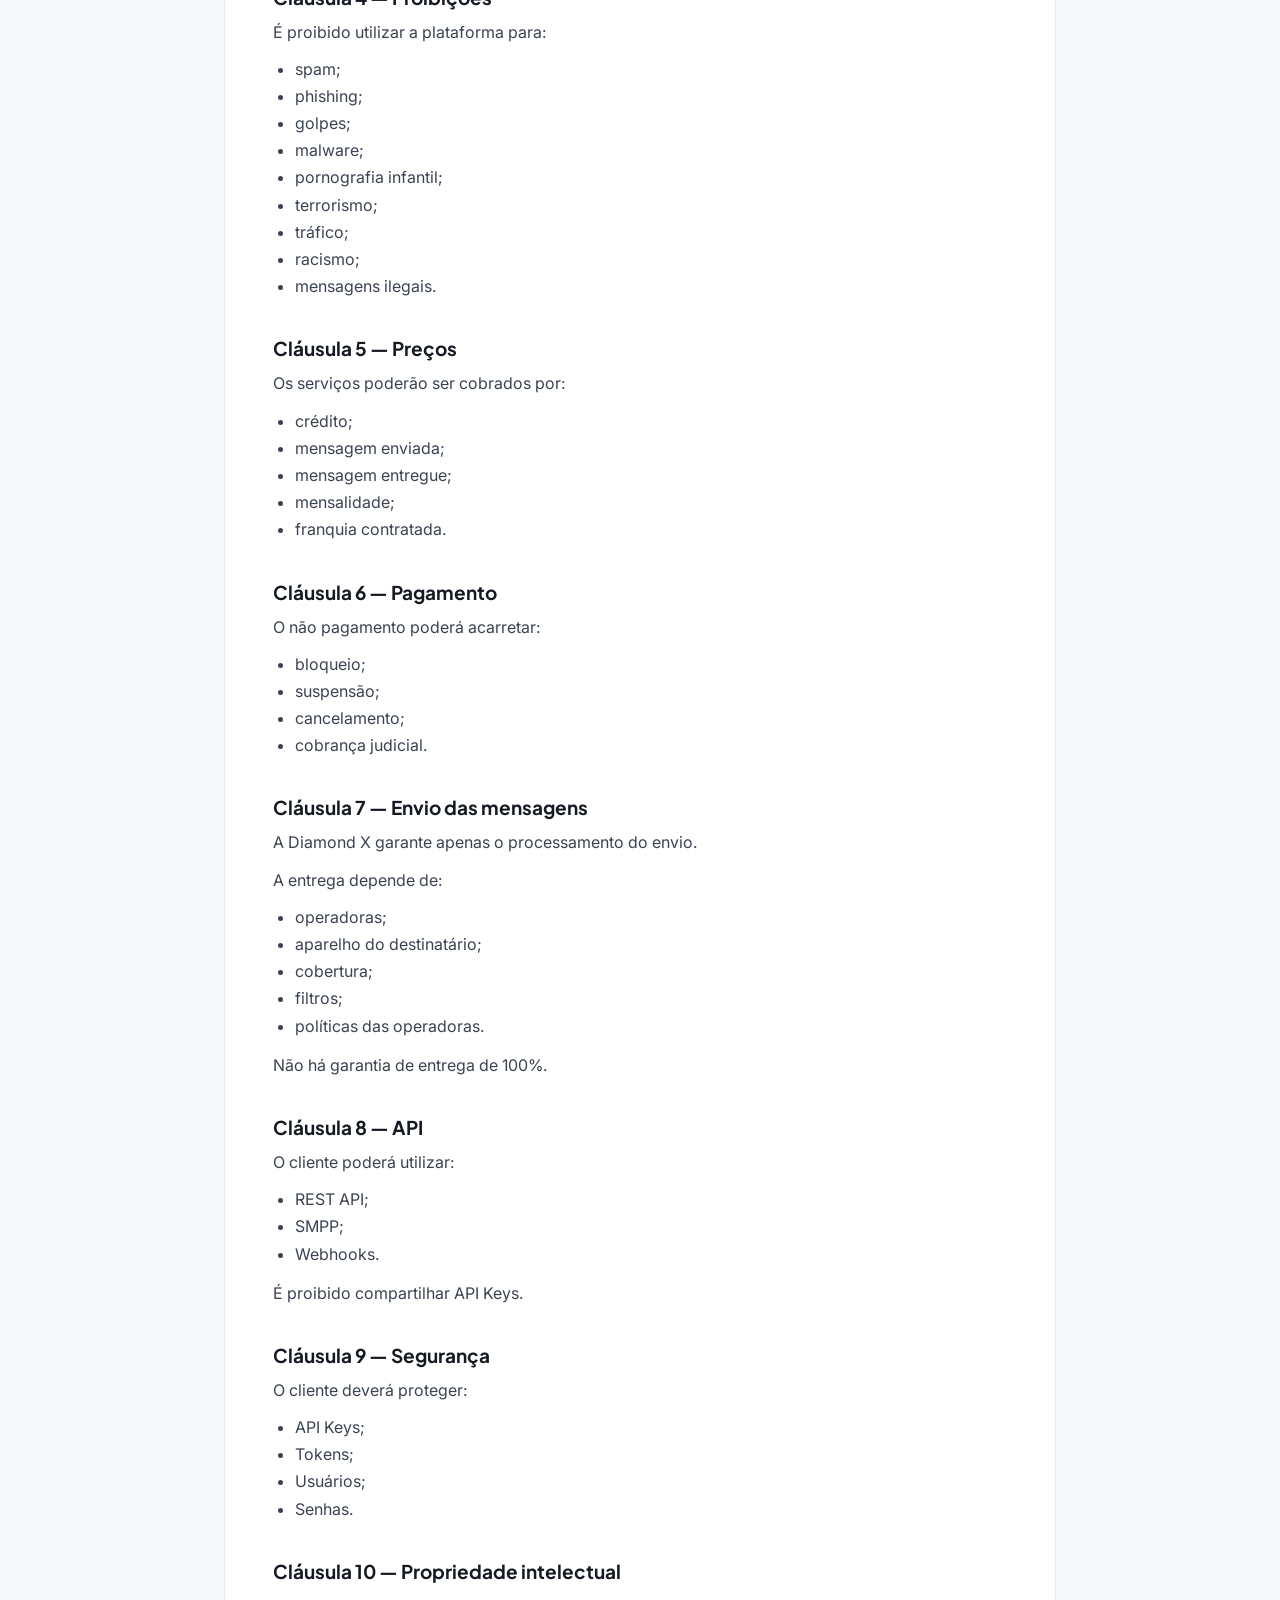
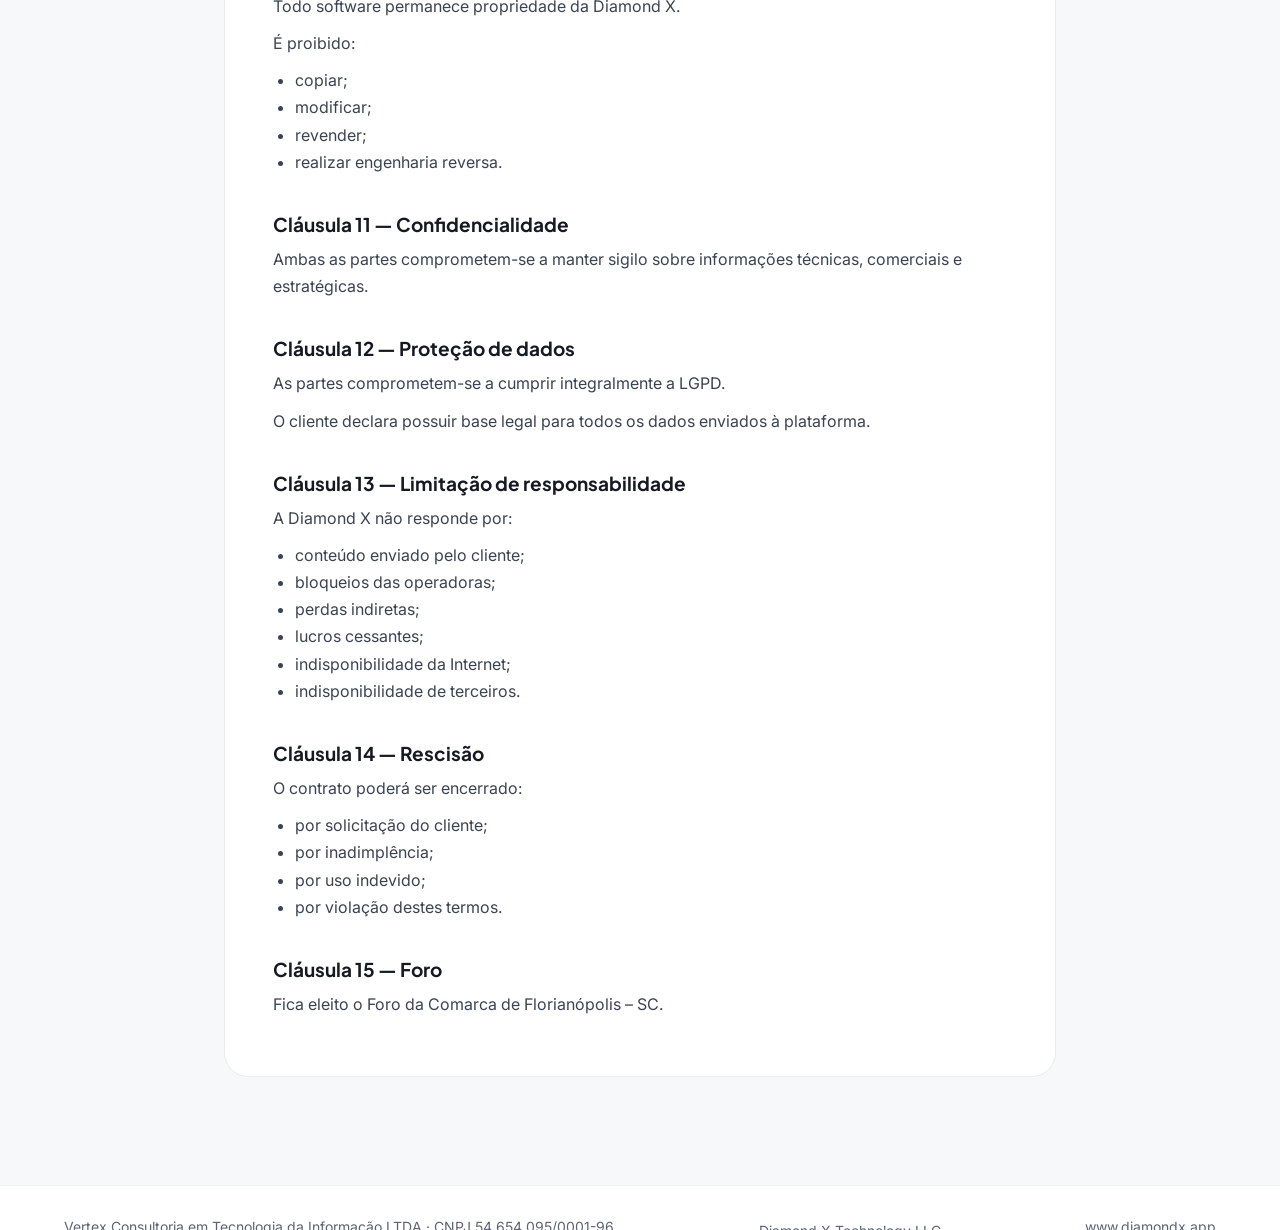
<file: termos-uso.html>
<!doctype html>
<html lang="pt-BR"><head><meta charset="utf-8"><title>Diamond X</title>
<link rel="canonical" href="https://diamondx.app/termos/#termos">
<meta http-equiv="refresh" content="0; url=/termos/#termos">
<meta name="robots" content="noindex"></head>
<body><p><a href="/termos/#termos">Termos e políticas da Diamond X</a></p></body></html>
</file>
<file: assets/site.css>
/* Base + responsive overrides for the Diamond X site (design uses inline styles, so mobile rules need !important) */
html{scroll-behavior:smooth;-webkit-text-size-adjust:100%}
body{margin:0;background:#FFFFFF}
*,*::before,*::after{box-sizing:border-box}
img{max-width:100%;height:auto}
section[id],[id]{scroll-margin-top:16px}
a.dx-lang-pill:focus-visible,a:focus-visible,button:focus-visible{outline:2px solid #A6121C;outline-offset:2px}
pre{max-width:100%;overflow-x:auto}
/* keep the header on one line on laptops */
@media (min-width: 1181px){
  header nav{flex-wrap:nowrap!important;gap:12px 24px!important}
  .dx-navlinks{flex-wrap:nowrap!important;gap:8px 20px!important;font-size:14.5px!important;flex:1 1 auto;white-space:nowrap}
  header nav > div:last-child{flex-wrap:nowrap!important;white-space:nowrap}
}
@media (max-width: 1280px) and (min-width: 1181px){
  .dx-navlinks a[href="#como-funciona"],.dx-navlinks a[href="#contato"]{display:none}
}
@media (max-width: 1180px){
  .dx-navlinks{display:none!important}
}
@media (max-width: 640px){
  header nav{padding:12px 16px!important;justify-content:space-between}
  header nav img{height:36px!important}
  header nav a[style*="padding: 1"]{padding:9px 14px!important;font-size:14px!important}
  h1{font-size:38px!important;line-height:1.1!important}
  h2{font-size:30px!important}
  section > div,section{padding-left:16px!important;padding-right:16px!important}
  #topo > div{padding-top:48px!important;padding-bottom:48px!important;gap:36px!important}
  #canais,#voz,#como-funciona,#cobertura{padding-top:56px!important}
  #rcs > div,#desenvolvedores > div{padding-top:56px!important;padding-bottom:56px!important;gap:40px!important}
  #contato > div{padding:40px 24px!important}
  #rcs [role=img]{width:100%!important;max-width:320px}
  #topo [style*="grid-template-columns: repeat(3"] p:last-child{font-size:20px!important}
  footer > div{padding-left:16px!important;padding-right:16px!important}
  table{display:block;overflow-x:auto}
}
</file>
